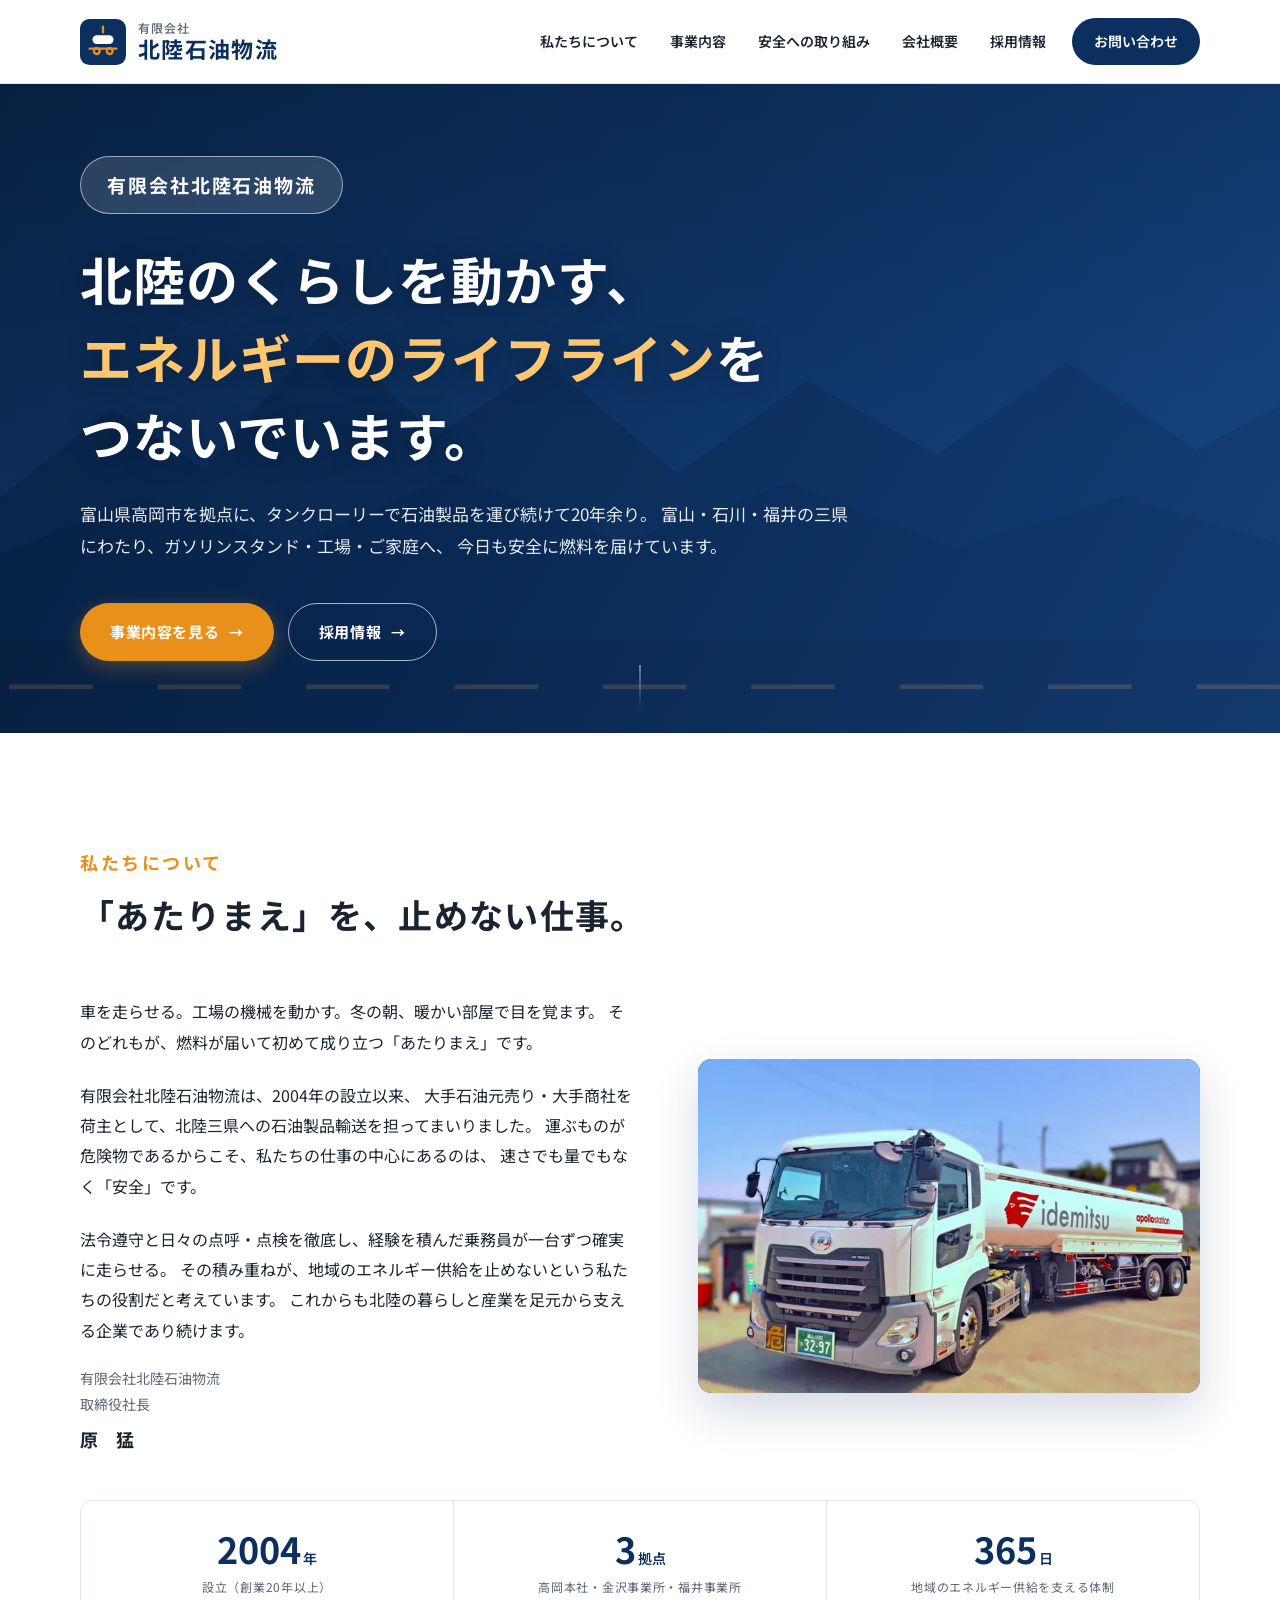
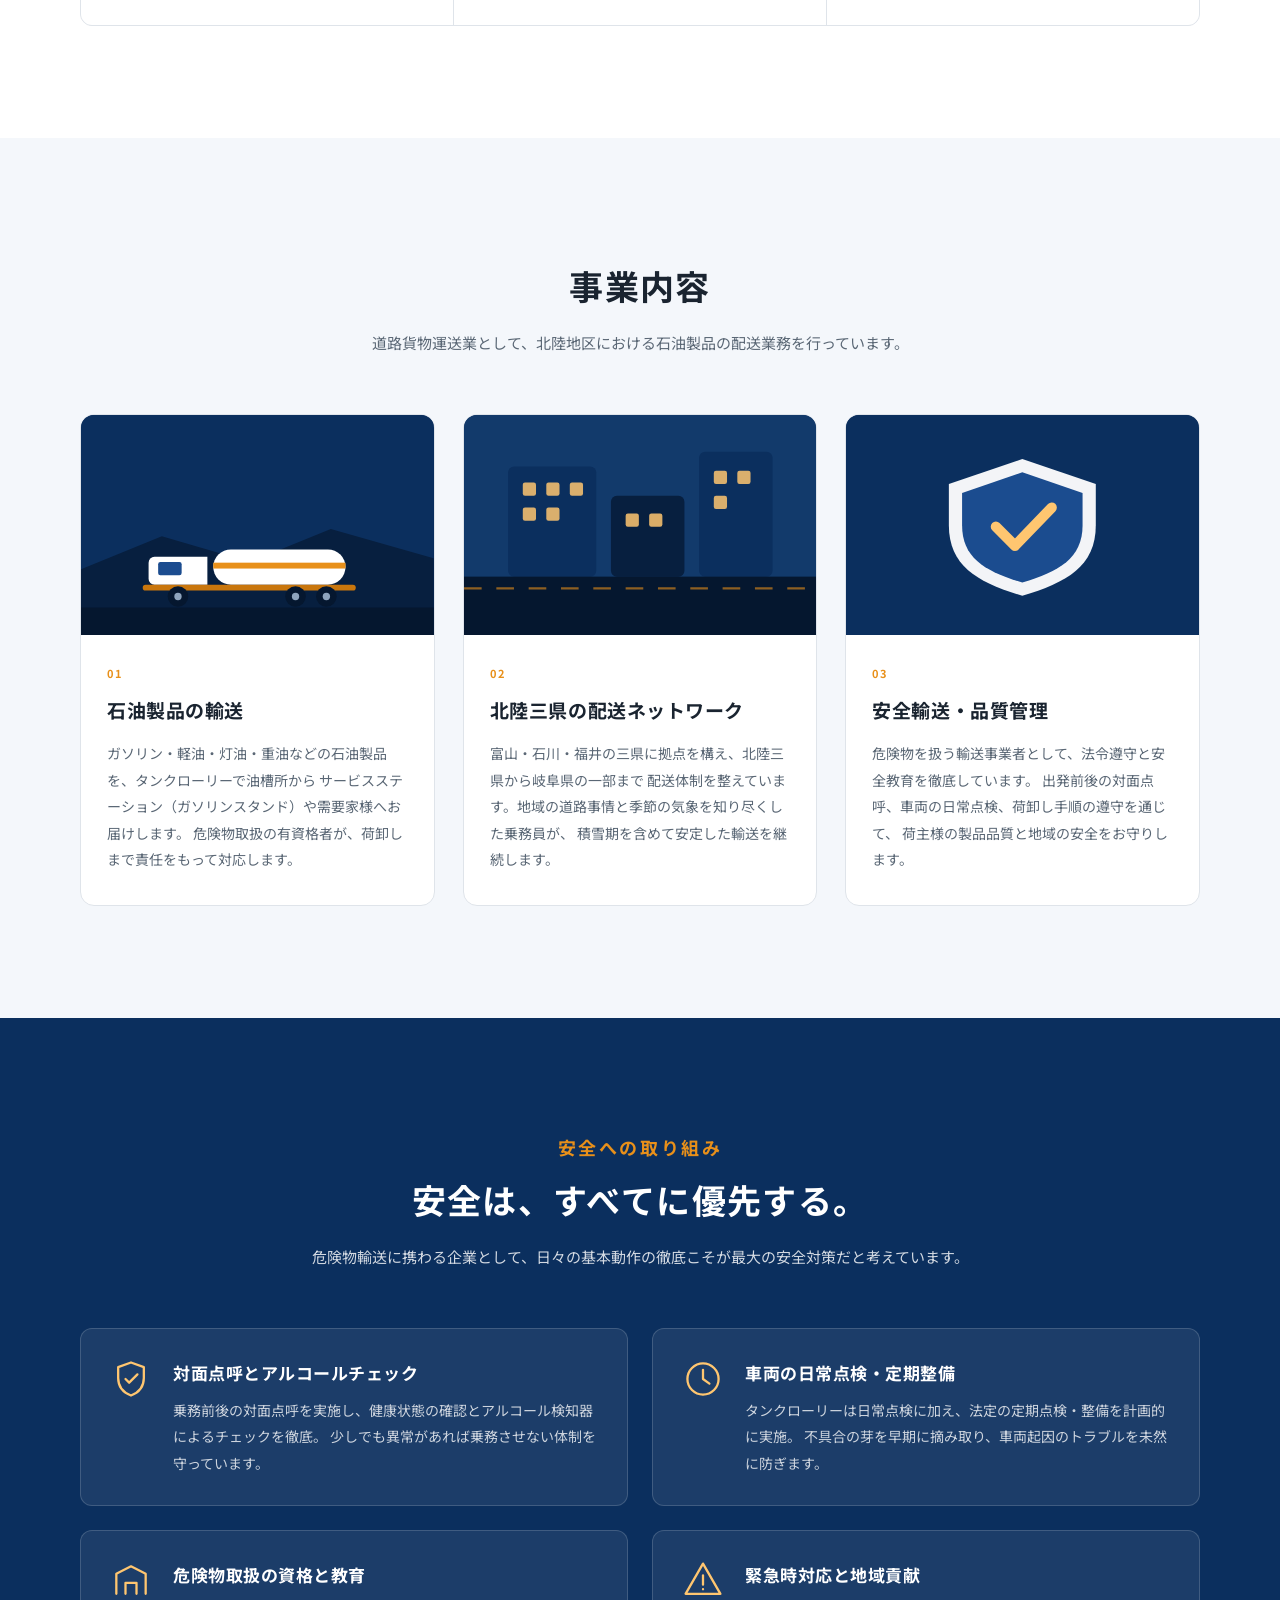
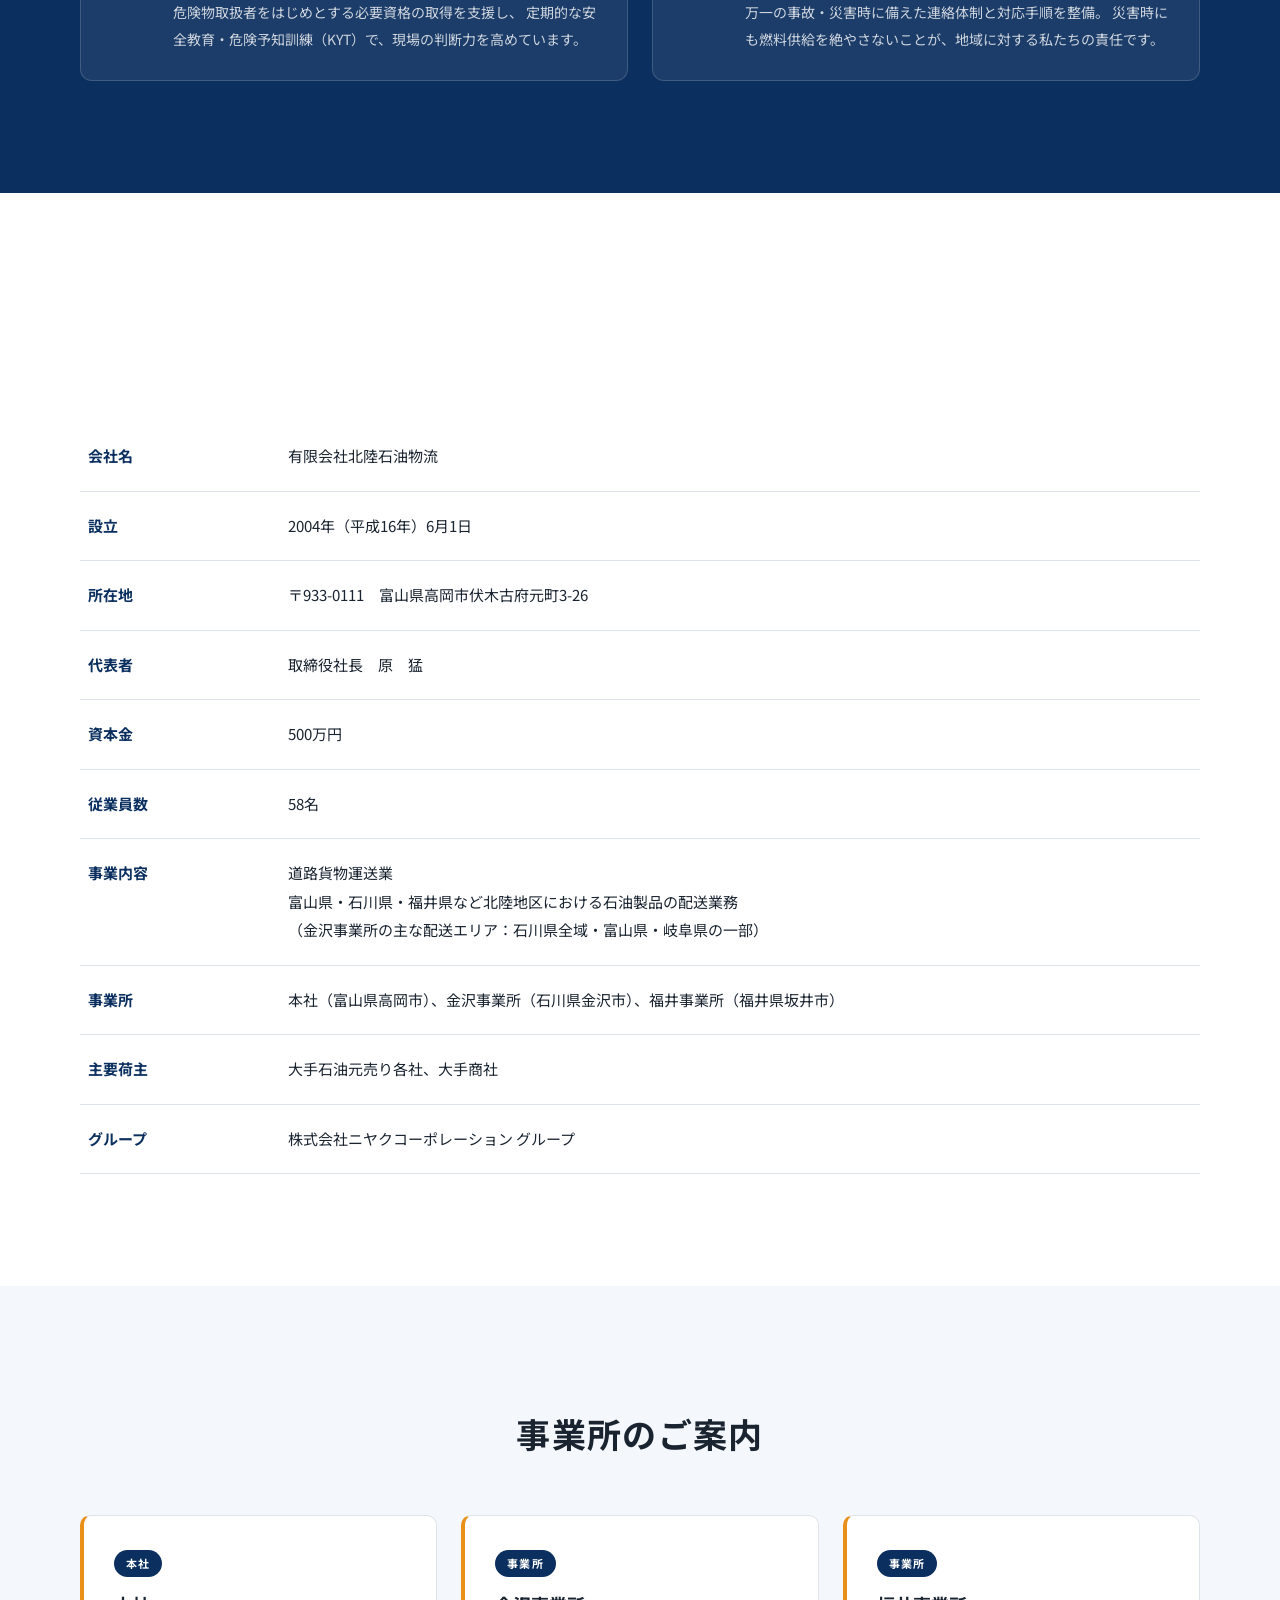
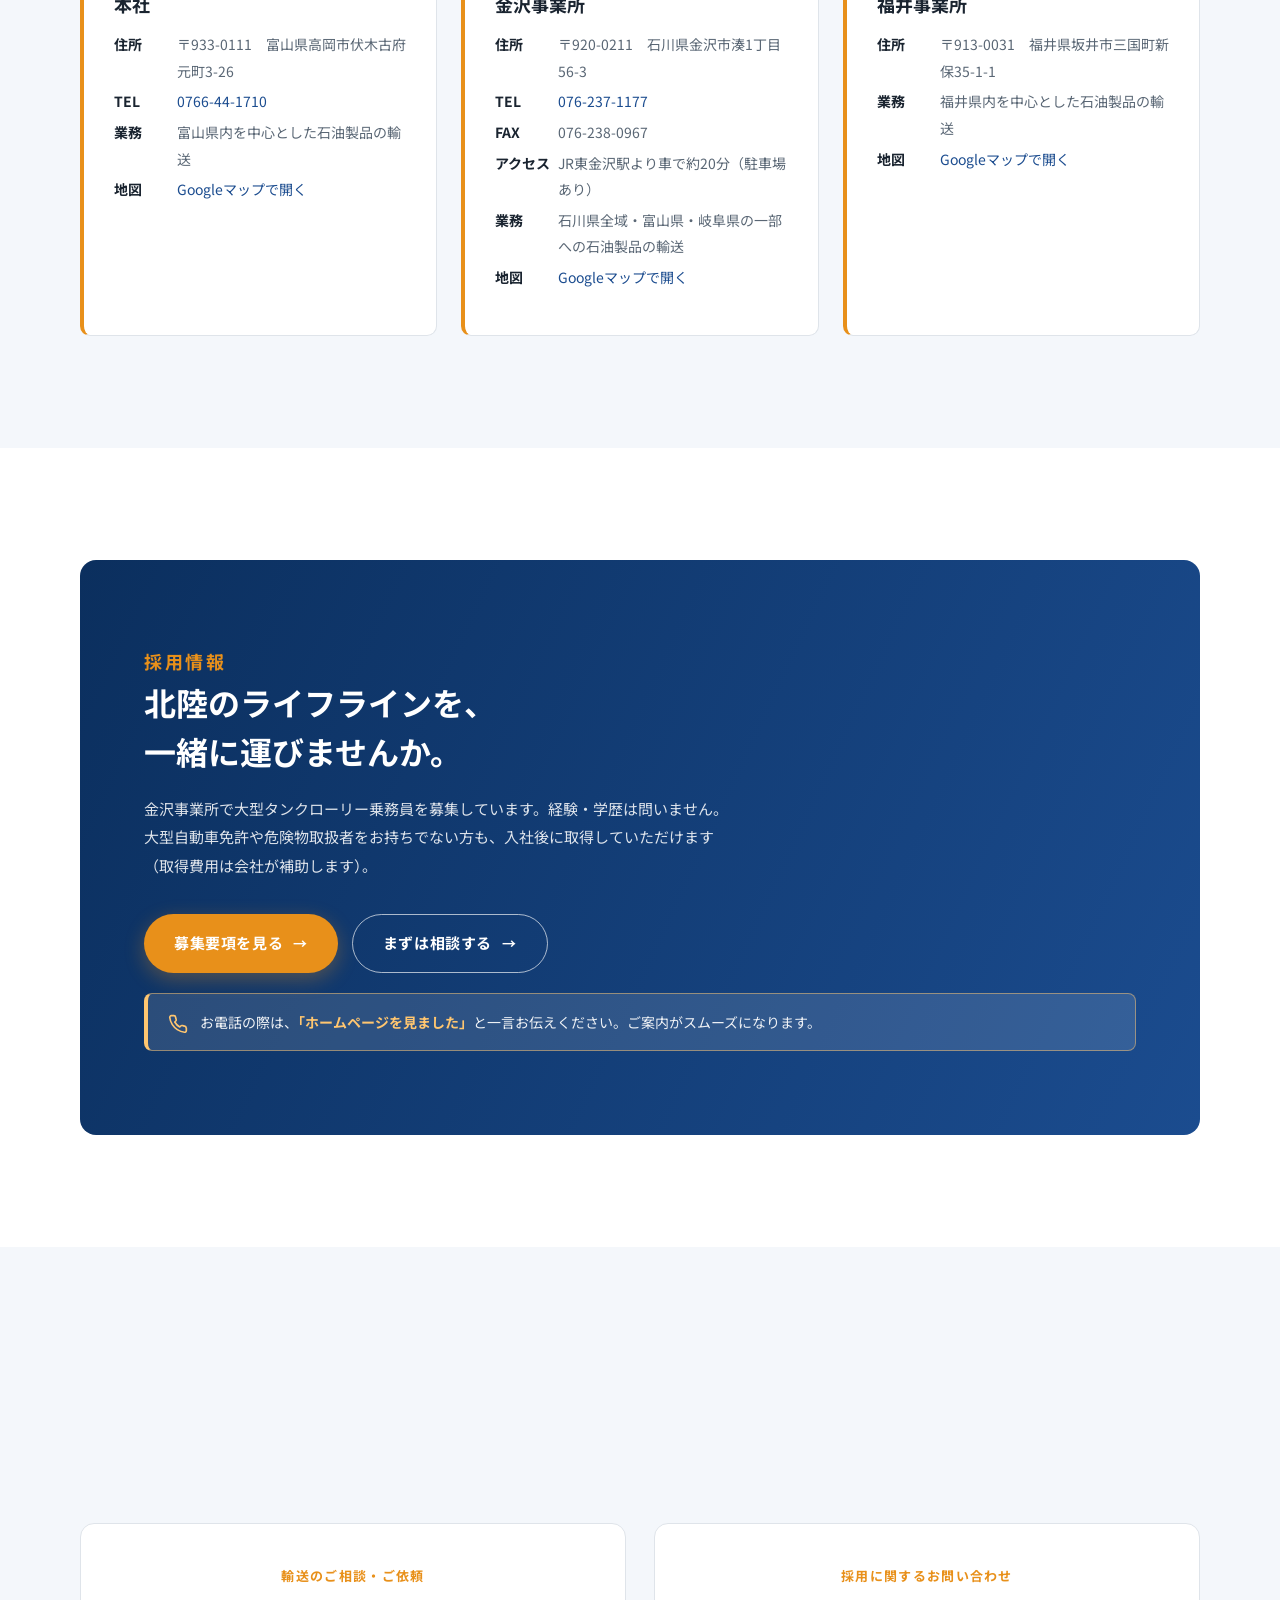
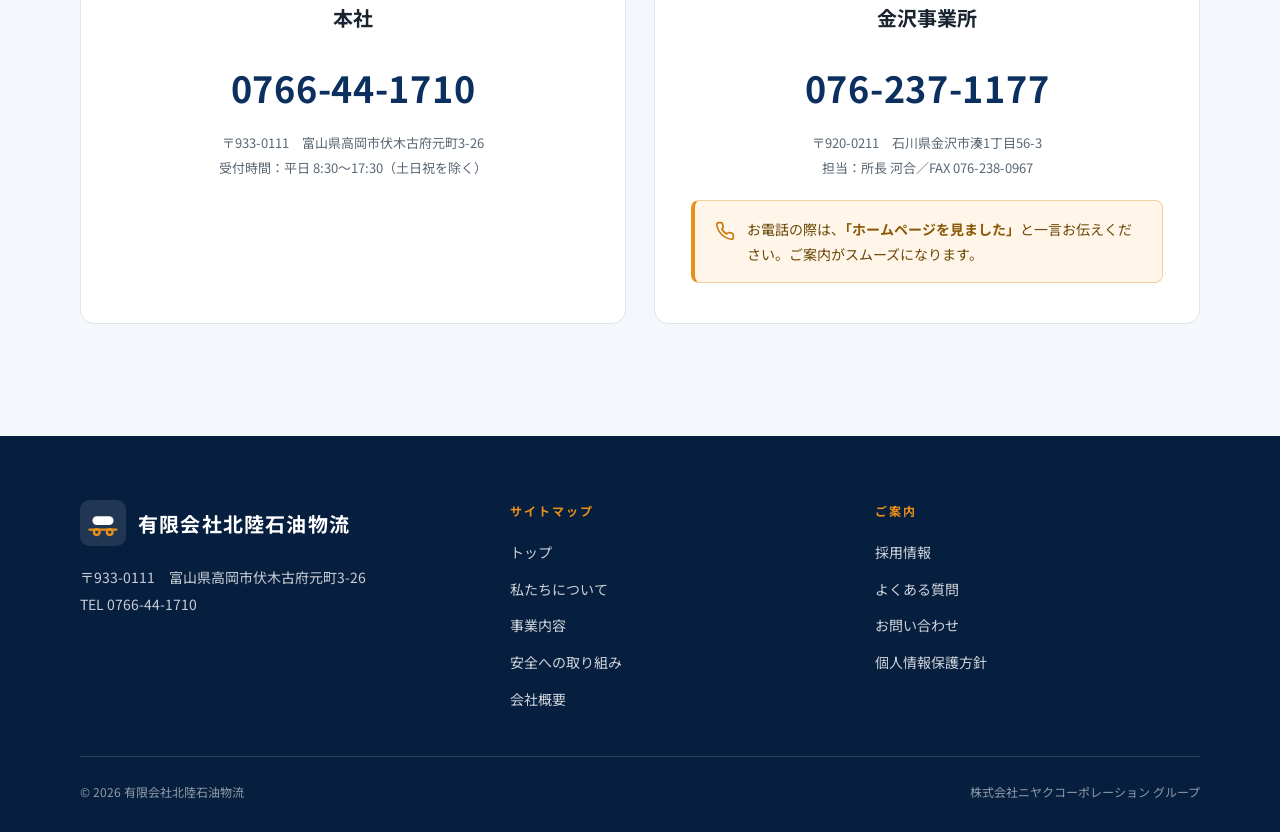
<file: index.html>
<!DOCTYPE html>
<html lang="ja">
<head>
<meta charset="UTF-8">
<meta name="viewport" content="width=device-width, initial-scale=1">
<meta name="robots" content="noindex, nofollow">
<title>有限会社北陸石油物流｜北陸のエネルギーライフラインを支える石油輸送</title>
<meta name="description" content="有限会社北陸石油物流は富山県高岡市に本社を置く道路貨物運送会社です。タンクローリーによる石油製品の輸送を通じて、富山・石川・福井の北陸三県のエネルギーライフラインを支えています。">
<meta name="keywords" content="北陸石油物流,タンクローリー,石油輸送,高岡市,富山県,運送会社,ニヤクコーポレーション,ドライバー求人">
<meta property="og:type" content="website">
<meta property="og:site_name" content="有限会社北陸石油物流">
<meta property="og:title" content="有限会社北陸石油物流｜北陸のエネルギーライフラインを支える石油輸送">
<meta property="og:description" content="富山県高岡市を拠点に、タンクローリーで北陸三県の石油製品輸送を担っています。">
<meta property="og:locale" content="ja_JP">
<meta property="og:image" content="assets/tanker.jpg">
<link rel="preconnect" href="https://fonts.googleapis.com">
<link rel="preconnect" href="https://fonts.gstatic.com" crossorigin>
<link href="https://fonts.googleapis.com/css2?family=Noto+Sans+JP:wght@400;500;700&display=swap" rel="stylesheet">
<link rel="stylesheet" href="assets/style.css">
<link rel="icon" href="data:image/svg+xml,<svg xmlns='http://www.w3.org/2000/svg' viewBox='0 0 32 32'><rect width='32' height='32' rx='6' fill='%230b2f5e'/><path d='M6 20h20M8 20a2.4 2.4 0 104.8 0 2.4 2.4 0 10-4.8 0zM19 20a2.4 2.4 0 104.8 0 2.4 2.4 0 10-4.8 0z' stroke='%23e8901a' stroke-width='2' fill='none'/><rect x='9' y='11' width='15' height='6' rx='3' fill='%23fff'/></svg>">
<script type="application/ld+json">
{
  "@context": "https://schema.org",
  "@type": "Organization",
  "name": "有限会社北陸石油物流",
  "foundingDate": "2004-06-01",
  "telephone": "+81-766-44-1710",
  "numberOfEmployees": { "@type": "QuantitativeValue", "value": 58 },
  "description": "富山県高岡市に本社を置く道路貨物運送会社。北陸地区における石油製品の輸送を行っています。",
  "address": {
    "@type": "PostalAddress",
    "streetAddress": "伏木古府元町3-26",
    "addressLocality": "高岡市",
    "addressRegion": "富山県",
    "addressCountry": "JP"
  },
  "areaServed": ["富山県", "石川県", "福井県", "岐阜県"]
}
</script>
</head>
<body>

<!-- ============ ヘッダー ============ -->
<header class="header">
  <div class="wrap header__inner">
    <a class="logo" href="index.html">
      <svg class="logo__mark" viewBox="0 0 48 48" aria-hidden="true">
        <rect width="48" height="48" rx="10" fill="#0b2f5e"/>
        <path d="M10 31h28" stroke="#e8901a" stroke-width="2.4" stroke-linecap="round"/>
        <rect x="13" y="17" width="22" height="9" rx="4.5" fill="#fff"/>
        <circle cx="17.5" cy="33.5" r="3" fill="none" stroke="#e8901a" stroke-width="2.4"/>
        <circle cx="31" cy="33.5" r="3" fill="none" stroke="#e8901a" stroke-width="2.4"/>
        <path d="M24 8v6" stroke="#e8901a" stroke-width="2.4" stroke-linecap="round"/>
      </svg>
      <span class="logo__text">
        <span class="logo__en">有限会社</span>
        <span class="logo__ja">北陸石油物流</span>
      </span>
    </a>

    <nav class="gnav" id="gnav" aria-label="メインメニュー">
      <a class="gnav__link" href="#about">私たちについて</a>
      <a class="gnav__link" href="#business">事業内容</a>
      <a class="gnav__link" href="#safety">安全への取り組み</a>
      <a class="gnav__link" href="#company">会社概要</a>
      <a class="gnav__link" href="recruit.html">採用情報</a>
      <a class="gnav__link gnav__link--cta" href="#contact">お問い合わせ</a>
    </nav>

    <button class="burger" type="button" aria-label="メニューを開く" aria-expanded="false" aria-controls="gnav">
      <span></span><span></span><span></span>
    </button>
  </div>
</header>

<main>

<!-- ============ ヒーロー ============ -->
<section class="hero">
  <!-- 【写真差し替え位置】タンクローリー走行写真などに置き換え可能 -->
  <div class="hero__media" aria-hidden="true">
    <svg viewBox="0 0 1440 700" preserveAspectRatio="xMidYMid slice">
      <defs>
        <linearGradient id="sky" x1="0" y1="0" x2="0" y2="1">
          <stop offset="0%" stop-color="#0a2547"/>
          <stop offset="100%" stop-color="#1b4c8f"/>
        </linearGradient>
      </defs>
      <rect width="1440" height="700" fill="url(#sky)"/>
      <!-- 立山連峰のシルエット -->
      <path d="M0 470 L150 350 L250 415 L380 265 L500 380 L620 300 L760 420 L900 320 L1040 400 L1180 300 L1320 395 L1440 330 L1440 700 L0 700Z" fill="#0a2547" opacity=".85"/>
      <path d="M0 520 L180 445 L340 500 L520 420 L700 495 L880 430 L1060 500 L1240 445 L1440 505 L1440 700 L0 700Z" fill="#071f3f" opacity=".9"/>
      <!-- 道路 -->
      <rect y="600" width="1440" height="100" fill="#05172f"/>
      <g stroke="#e8901a" stroke-width="5" opacity=".55">
        <path d="M40 650h90M200 650h90M360 650h90M520 650h90M680 650h90M840 650h90M1000 650h90M1160 650h90M1320 650h90"/>
      </g>
    </svg>
  </div>

  <div class="wrap hero__inner">
    <span class="hero__eyebrow">有限会社北陸石油物流</span>
    <h1 class="hero__title">
      北陸のくらしを動かす、<br>
      <span class="accent">エネルギーのライフライン</span>を<br>
      つないでいます。
    </h1>
    <p class="hero__lead">
      富山県高岡市を拠点に、タンクローリーで石油製品を運び続けて20年余り。
      富山・石川・福井の三県にわたり、ガソリンスタンド・工場・ご家庭へ、
      今日も安全に燃料を届けています。
    </p>
    <div class="hero__actions">
      <a class="btn btn--primary" href="#business">事業内容を見る</a>
      <a class="btn btn--ghost" href="recruit.html">採用情報</a>
    </div>
  </div>

  <span class="hero__scroll" aria-hidden="true"></span>
</section>

<!-- ============ ABOUT ============ -->
<section class="section" id="about">
  <div class="wrap">
    <div class="section__head reveal">
      <span class="section__en">私たちについて</span>
      <h2 class="section__title">「あたりまえ」を、止めない仕事。</h2>
    </div>

    <div class="about">
      <div class="about__body reveal">
        <p>
          車を走らせる。工場の機械を動かす。冬の朝、暖かい部屋で目を覚ます。
          そのどれもが、燃料が届いて初めて成り立つ「あたりまえ」です。
        </p>
        <p>
          有限会社北陸石油物流は、2004年の設立以来、
          大手石油元売り・大手商社を荷主として、北陸三県への石油製品輸送を担ってまいりました。
          運ぶものが危険物であるからこそ、私たちの仕事の中心にあるのは、
          速さでも量でもなく「安全」です。
        </p>
        <p>
          法令遵守と日々の点呼・点検を徹底し、経験を積んだ乗務員が一台ずつ確実に走らせる。
          その積み重ねが、地域のエネルギー供給を止めないという私たちの役割だと考えています。
          これからも北陸の暮らしと産業を足元から支える企業であり続けます。
        </p>
        <p class="about__sign">
          有限会社北陸石油物流<br>
          取締役社長<strong>原　猛</strong>
        </p>
      </div>

      <figure class="about__figure reveal">
        <picture>
          <source srcset="assets/tanker.webp" type="image/webp">
          <img src="assets/tanker.jpg" alt="石油製品を運ぶ当社のタンクローリー" width="720" height="480" loading="lazy" decoding="async">
        </picture>
      </figure>
    </div>

    <!-- 数字：確定値に差し替えてください -->
    <div class="stats reveal">
      <div class="stats__item">
        <p class="stats__num">2004<small>年</small></p>
        <p class="stats__label">設立（創業20年以上）</p>
      </div>
      <div class="stats__item">
        <p class="stats__num">3<small>拠点</small></p>
        <p class="stats__label">高岡本社・金沢事業所・福井事業所</p>
      </div>
      <div class="stats__item">
        <p class="stats__num">365<small>日</small></p>
        <p class="stats__label">地域のエネルギー供給を支える体制</p>
      </div>
    </div>
  </div>
</section>

<!-- ============ 事業内容 ============ -->
<section class="section section--tint" id="business">
  <div class="wrap">
    <div class="section__head section__head--center reveal">
      <h2 class="section__title">事業内容</h2>
      <p class="section__desc">
        道路貨物運送業として、北陸地区における石油製品の配送業務を行っています。
      </p>
    </div>

    <div class="cards">
      <article class="card reveal">
        <div class="card__media" aria-hidden="true">
          <svg viewBox="0 0 480 300">
            <rect width="480" height="300" fill="#0b2f5e"/>
            <path d="M0 210 L110 165 L230 200 L340 155 L480 195 L480 300 L0 300Z" fill="#071f3f"/>
            <g transform="translate(70 175)">
              <rect x="110" y="8" width="180" height="48" rx="24" fill="#fff"/>
              <rect x="110" y="26" width="180" height="8" fill="#e8901a"/>
              <path d="M30 18h72v38H30a8 8 0 01-8-8V26a8 8 0 018-8z" fill="#fff"/>
              <rect x="35" y="25" width="32" height="18" rx="3" fill="#1b4c8f"/>
              <rect x="14" y="56" width="290" height="8" rx="4" fill="#c9760c"/>
              <circle cx="62" cy="72" r="14" fill="#05172f"/><circle cx="62" cy="72" r="5" fill="#8ea4bd"/>
              <circle cx="222" cy="72" r="14" fill="#05172f"/><circle cx="222" cy="72" r="5" fill="#8ea4bd"/>
              <circle cx="264" cy="72" r="14" fill="#05172f"/><circle cx="264" cy="72" r="5" fill="#8ea4bd"/>
            </g>
            <rect y="262" width="480" height="38" fill="#05172f"/>
          </svg>
        </div>
        <div class="card__body">
          <p class="card__no">01</p>
          <h3 class="card__title">石油製品の輸送</h3>
          <p class="card__text">
            ガソリン・軽油・灯油・重油などの石油製品を、タンクローリーで油槽所から
            サービスステーション（ガソリンスタンド）や需要家様へお届けします。
            危険物取扱の有資格者が、荷卸しまで責任をもって対応します。
          </p>
        </div>
      </article>

      <article class="card reveal">
        <div class="card__media" aria-hidden="true">
          <svg viewBox="0 0 480 300">
            <rect width="480" height="300" fill="#123a6b"/>
            <rect x="60" y="70" width="120" height="150" rx="8" fill="#0b2f5e"/>
            <rect x="200" y="110" width="100" height="110" rx="8" fill="#071f3f"/>
            <rect x="320" y="50" width="100" height="170" rx="8" fill="#0b2f5e"/>
            <g fill="#ffc670" opacity=".85">
              <rect x="80" y="92" width="18" height="18" rx="3"/><rect x="112" y="92" width="18" height="18" rx="3"/>
              <rect x="144" y="92" width="18" height="18" rx="3"/><rect x="80" y="126" width="18" height="18" rx="3"/>
              <rect x="112" y="126" width="18" height="18" rx="3"/><rect x="220" y="134" width="18" height="18" rx="3"/>
              <rect x="252" y="134" width="18" height="18" rx="3"/><rect x="340" y="76" width="18" height="18" rx="3"/>
              <rect x="372" y="76" width="18" height="18" rx="3"/><rect x="340" y="110" width="18" height="18" rx="3"/>
            </g>
            <rect y="220" width="480" height="80" fill="#05172f"/>
            <path d="M0 236h480" stroke="#e8901a" stroke-width="3" stroke-dasharray="24 20" opacity=".6"/>
          </svg>
        </div>
        <div class="card__body">
          <p class="card__no">02</p>
          <h3 class="card__title">北陸三県の配送ネットワーク</h3>
          <p class="card__text">
            富山・石川・福井の三県に拠点を構え、北陸三県から岐阜県の一部まで
            配送体制を整えています。地域の道路事情と季節の気象を知り尽くした乗務員が、
            積雪期を含めて安定した輸送を継続します。
          </p>
        </div>
      </article>

      <article class="card reveal">
        <div class="card__media" aria-hidden="true">
          <svg viewBox="0 0 480 300">
            <rect width="480" height="300" fill="#0b2f5e"/>
            <path d="M240 60l100 34v56c0 56-40 78-100 96-60-18-100-40-100-96V94z" fill="#fff" opacity=".95"/>
            <path d="M240 78l82 28v44c0 45-32 63-82 78-50-15-82-33-82-78v-44z" fill="#1b4c8f"/>
            <path d="M204 152l26 26 50-52" stroke="#ffc670" stroke-width="14" fill="none" stroke-linecap="round" stroke-linejoin="round"/>
          </svg>
        </div>
        <div class="card__body">
          <p class="card__no">03</p>
          <h3 class="card__title">安全輸送・品質管理</h3>
          <p class="card__text">
            危険物を扱う輸送事業者として、法令遵守と安全教育を徹底しています。
            出発前後の対面点呼、車両の日常点検、荷卸し手順の遵守を通じて、
            荷主様の製品品質と地域の安全をお守りします。
          </p>
        </div>
      </article>
    </div>
  </div>
</section>

<!-- ============ 安全への取り組み ============ -->
<section class="section section--navy" id="safety">
  <div class="wrap">
    <div class="section__head section__head--center reveal">
      <span class="section__en">安全への取り組み</span>
      <h2 class="section__title">安全は、すべてに優先する。</h2>
      <p class="section__desc">
        危険物輸送に携わる企業として、日々の基本動作の徹底こそが最大の安全対策だと考えています。
      </p>
    </div>

    <div class="safety">
      <div class="safety__item reveal">
        <svg class="safety__icon" viewBox="0 0 48 48" fill="none" stroke="currentColor" stroke-width="2.5" stroke-linecap="round" stroke-linejoin="round" aria-hidden="true">
          <path d="M24 6l14 5v12c0 11-6 16-14 19-8-3-14-8-14-19V11z"/><path d="M18 24l4 4 9-9"/>
        </svg>
        <div>
          <h3 class="safety__title">対面点呼とアルコールチェック</h3>
          <p class="safety__text">
            乗務前後の対面点呼を実施し、健康状態の確認とアルコール検知器によるチェックを徹底。
            少しでも異常があれば乗務させない体制を守っています。
          </p>
        </div>
      </div>

      <div class="safety__item reveal">
        <svg class="safety__icon" viewBox="0 0 48 48" fill="none" stroke="currentColor" stroke-width="2.5" stroke-linecap="round" stroke-linejoin="round" aria-hidden="true">
          <circle cx="24" cy="24" r="17"/><path d="M24 14v10l7 5"/>
        </svg>
        <div>
          <h3 class="safety__title">車両の日常点検・定期整備</h3>
          <p class="safety__text">
            タンクローリーは日常点検に加え、法定の定期点検・整備を計画的に実施。
            不具合の芽を早期に摘み取り、車両起因のトラブルを未然に防ぎます。
          </p>
        </div>
      </div>

      <div class="safety__item reveal">
        <svg class="safety__icon" viewBox="0 0 48 48" fill="none" stroke="currentColor" stroke-width="2.5" stroke-linecap="round" stroke-linejoin="round" aria-hidden="true">
          <path d="M8 38V16l16-8 16 8v22"/><path d="M18 38V26h12v12"/>
        </svg>
        <div>
          <h3 class="safety__title">危険物取扱の資格と教育</h3>
          <p class="safety__text">
            危険物取扱者をはじめとする必要資格の取得を支援し、
            定期的な安全教育・危険予知訓練（KYT）で、現場の判断力を高めています。
          </p>
        </div>
      </div>

      <div class="safety__item reveal">
        <svg class="safety__icon" viewBox="0 0 48 48" fill="none" stroke="currentColor" stroke-width="2.5" stroke-linecap="round" stroke-linejoin="round" aria-hidden="true">
          <path d="M24 5l19 33H5z"/><path d="M24 18v10"/><path d="M24 33h.02"/>
        </svg>
        <div>
          <h3 class="safety__title">緊急時対応と地域貢献</h3>
          <p class="safety__text">
            万一の事故・災害時に備えた連絡体制と対応手順を整備。
            災害時にも燃料供給を絶やさないことが、地域に対する私たちの責任です。
          </p>
        </div>
      </div>
    </div>
  </div>
</section>

<!-- ============ 会社概要 ============ -->
<section class="section" id="company">
  <div class="wrap">
    <div class="section__head section__head--center reveal">
      <h2 class="section__title">会社概要</h2>
    </div>

    <div class="reveal">
      <table class="table">
        <tbody>
          <tr><th>会社名</th><td>有限会社北陸石油物流</td></tr>
          <tr><th>設立</th><td>2004年（平成16年）6月1日</td></tr>
          <tr><th>所在地</th><td>〒933-0111　富山県高岡市伏木古府元町3-26</td></tr>
          <tr><th>代表者</th><td>取締役社長　原　猛</td></tr>
          <tr><th>資本金</th><td>500万円</td></tr>
          <tr><th>従業員数</th><td>58名</td></tr>
          <tr><th>事業内容</th><td>
            道路貨物運送業<br>
            富山県・石川県・福井県など北陸地区における石油製品の配送業務<br>
            （金沢事業所の主な配送エリア：石川県全域・富山県・岐阜県の一部）
          </td></tr>
          <tr><th>事業所</th><td>本社（富山県高岡市）、金沢事業所（石川県金沢市）、福井事業所（福井県坂井市）</td></tr>
          <tr><th>主要荷主</th><td>大手石油元売り各社、大手商社</td></tr>
          <tr><th>グループ</th><td>株式会社ニヤクコーポレーション グループ</td></tr>
        </tbody>
      </table>
    </div>
  </div>
</section>

<!-- ============ 事業所 ============ -->
<section class="section section--tint" id="office">
  <div class="wrap">
    <div class="section__head section__head--center reveal">
      <h2 class="section__title">事業所のご案内</h2>
    </div>

    <div class="offices">
      <div class="office reveal">
        <span class="office__badge">本社</span>
        <h3 class="office__name">本社</h3>
        <dl class="office__meta">
          <dt>住所</dt><dd>〒933-0111　富山県高岡市伏木古府元町3-26</dd>
          <dt>TEL</dt><dd><a href="tel:0766441710">0766-44-1710</a></dd>
          <dt>業務</dt><dd>富山県内を中心とした石油製品の輸送</dd>
          <dt>地図</dt><dd><a href="https://www.google.com/maps/search/?api=1&amp;query=%E5%AF%8C%E5%B1%B1%E7%9C%8C%E9%AB%98%E5%B2%A1%E5%B8%82%E4%BC%8F%E6%9C%A8%E5%8F%A4%E5%BA%9C%E5%85%83%E7%94%BA3-26" target="_blank" rel="noopener">Googleマップで開く</a></dd>
        </dl>
      </div>

      <div class="office reveal">
        <span class="office__badge">事業所</span>
        <h3 class="office__name">金沢事業所</h3>
        <dl class="office__meta">
          <dt>住所</dt><dd>〒920-0211　石川県金沢市湊1丁目56-3</dd>
          <dt>TEL</dt><dd><a href="tel:0762371177">076-237-1177</a></dd>
          <dt>FAX</dt><dd>076-238-0967</dd>
          <dt>アクセス</dt><dd>JR東金沢駅より車で約20分（駐車場あり）</dd>
          <dt>業務</dt><dd>石川県全域・富山県・岐阜県の一部への石油製品の輸送</dd>
          <dt>地図</dt><dd><a href="https://www.google.com/maps/search/?api=1&amp;query=%E7%9F%B3%E5%B7%9D%E7%9C%8C%E9%87%91%E6%B2%A2%E5%B8%82%E6%B9%8A1%E4%B8%81%E7%9B%AE56-3" target="_blank" rel="noopener">Googleマップで開く</a></dd>
        </dl>
      </div>

      <div class="office reveal">
        <span class="office__badge">事業所</span>
        <h3 class="office__name">福井事業所</h3>
        <dl class="office__meta">
          <dt>住所</dt><dd>〒913-0031　福井県坂井市三国町新保35-1-1</dd>
          <dt>業務</dt><dd>福井県内を中心とした石油製品の輸送</dd>
          <dt>地図</dt><dd><a href="https://www.google.com/maps/search/?api=1&amp;query=%E7%A6%8F%E4%BA%95%E7%9C%8C%E5%9D%82%E4%BA%95%E5%B8%82%E4%B8%89%E5%9B%BD%E7%94%BA%E6%96%B0%E4%BF%9D35-1-1" target="_blank" rel="noopener">Googleマップで開く</a></dd>
        </dl>
      </div>
    </div>
  </div>
</section>

<!-- ============ 採用CTA ============ -->
<section class="section" id="recruit">
  <div class="wrap">
    <div class="recruit-cta reveal">
      <span class="section__en">採用情報</span>
      <h2 class="recruit-cta__title">
        北陸のライフラインを、<br>一緒に運びませんか。
      </h2>
      <p class="recruit-cta__text">
        金沢事業所で大型タンクローリー乗務員を募集しています。経験・学歴は問いません。
        大型自動車免許や危険物取扱者をお持ちでない方も、入社後に取得していただけます
        （取得費用は会社が補助します）。
      </p>
      <div class="recruit-cta__actions">
        <a class="btn btn--primary" href="recruit.html">募集要項を見る</a>
        <a class="btn btn--ghost" href="#contact">まずは相談する</a>
      </div>
      <div class="callout  callout--on-dark"><svg class="callout__icon" viewBox="0 0 24 24" fill="none" stroke="currentColor" stroke-width="2" stroke-linecap="round" stroke-linejoin="round" aria-hidden="true"><path d="M22 16.9v3a2 2 0 01-2.2 2 19.8 19.8 0 01-8.6-3.1 19.5 19.5 0 01-6-6A19.8 19.8 0 012.1 4.2 2 2 0 014.1 2h3a2 2 0 012 1.7c.1.9.3 1.8.7 2.6a2 2 0 01-.5 2.1L8.1 9.6a16 16 0 006 6l1.2-1.2a2 2 0 012.1-.5c.8.4 1.7.6 2.6.7a2 2 0 011.7 2z"/></svg><p>お電話の際は、<strong>「ホームページを見ました」</strong>と一言お伝えください。ご案内がスムーズになります。</p></div>
    </div>
  </div>
</section>

<!-- ============ お問い合わせ ============ -->
<section class="section section--tint" id="contact">
  <div class="wrap">
    <div class="section__head section__head--center reveal">
      <h2 class="section__title">お問い合わせ</h2>
      <p class="section__desc">輸送のご相談・ご依頼、採用に関するお問い合わせは、お電話にて承っております。</p>
    </div>

    <div class="contact">
      <div class="contact__box reveal">
        <p class="contact__label">輸送のご相談・ご依頼</p>
        <h3 class="contact__title">本社</h3>
        <a class="contact__tel" href="tel:0766441710">0766-44-1710</a>
        <p class="contact__note">
          〒933-0111　富山県高岡市伏木古府元町3-26<br>
          受付時間：平日 8:30〜17:30（土日祝を除く）
        </p>
      </div>

      <div class="contact__box reveal">
        <p class="contact__label">採用に関するお問い合わせ</p>
        <h3 class="contact__title">金沢事業所</h3>
        <a class="contact__tel" href="tel:0762371177">076-237-1177</a>
        <p class="contact__note">
          〒920-0211　石川県金沢市湊1丁目56-3<br>
          担当：所長 河合／FAX 076-238-0967
        </p>
        <div class="callout"><svg class="callout__icon" viewBox="0 0 24 24" fill="none" stroke="currentColor" stroke-width="2" stroke-linecap="round" stroke-linejoin="round" aria-hidden="true"><path d="M22 16.9v3a2 2 0 01-2.2 2 19.8 19.8 0 01-8.6-3.1 19.5 19.5 0 01-6-6A19.8 19.8 0 012.1 4.2 2 2 0 014.1 2h3a2 2 0 012 1.7c.1.9.3 1.8.7 2.6a2 2 0 01-.5 2.1L8.1 9.6a16 16 0 006 6l1.2-1.2a2 2 0 012.1-.5c.8.4 1.7.6 2.6.7a2 2 0 011.7 2z"/></svg><p>お電話の際は、<strong>「ホームページを見ました」</strong>と一言お伝えください。ご案内がスムーズになります。</p></div>
      </div>
    </div>
  </div>
</section>

</main>

<!-- ============ フッター ============ -->
<footer class="footer">
  <div class="wrap">
    <div class="footer__top">
      <div>
        <div class="logo footer__logo">
          <svg class="logo__mark" viewBox="0 0 48 48" aria-hidden="true">
            <rect width="48" height="48" rx="10" fill="#fff" opacity=".1"/>
            <path d="M10 31h28" stroke="#e8901a" stroke-width="2.4" stroke-linecap="round"/>
            <rect x="13" y="17" width="22" height="9" rx="4.5" fill="#fff"/>
            <circle cx="17.5" cy="33.5" r="3" fill="none" stroke="#e8901a" stroke-width="2.4"/>
            <circle cx="31" cy="33.5" r="3" fill="none" stroke="#e8901a" stroke-width="2.4"/>
          </svg>
          <span class="logo__text">
            <span class="logo__ja">有限会社北陸石油物流</span>
          </span>
        </div>
        <p class="footer__addr">
          〒933-0111　富山県高岡市伏木古府元町3-26<br>
          TEL 0766-44-1710
        </p>
      </div>

      <div>
        <p class="footer__heading">サイトマップ</p>
        <ul class="footer__list">
          <li><a href="index.html">トップ</a></li>
          <li><a href="index.html#about">私たちについて</a></li>
          <li><a href="index.html#business">事業内容</a></li>
          <li><a href="index.html#safety">安全への取り組み</a></li>
          <li><a href="index.html#company">会社概要</a></li>
        </ul>
      </div>

      <div>
        <p class="footer__heading">ご案内</p>
        <ul class="footer__list">
          <li><a href="recruit.html">採用情報</a></li>
          <li><a href="qa.html">よくある質問</a></li>
          <li><a href="index.html#contact">お問い合わせ</a></li>
          <li><a href="privacy.html">個人情報保護方針</a></li>
        </ul>
      </div>
    </div>

    <div class="footer__bottom">
      <span>&copy; 2026 有限会社北陸石油物流</span>
      <span>株式会社ニヤクコーポレーション グループ</span>
    </div>
  </div>
</footer>

<script src="assets/script.js"></script>
</body>
</html>
</file>
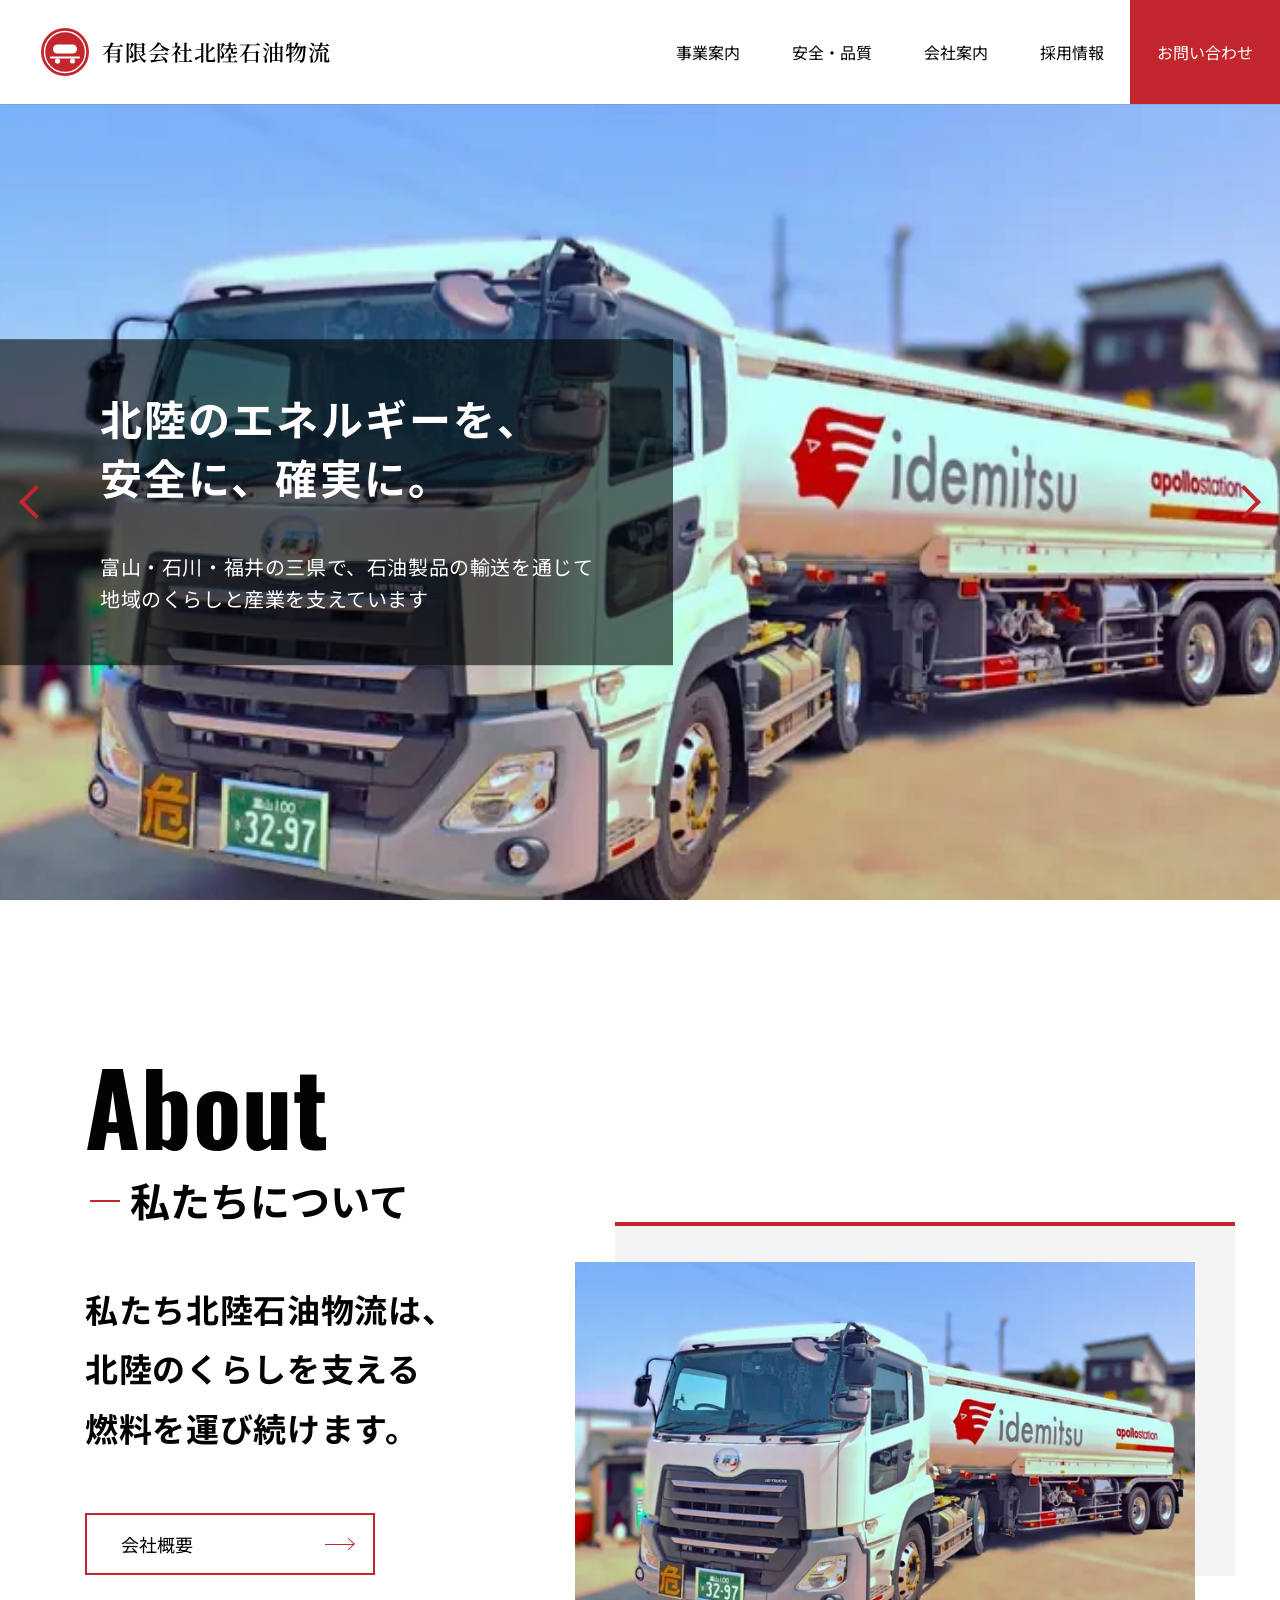
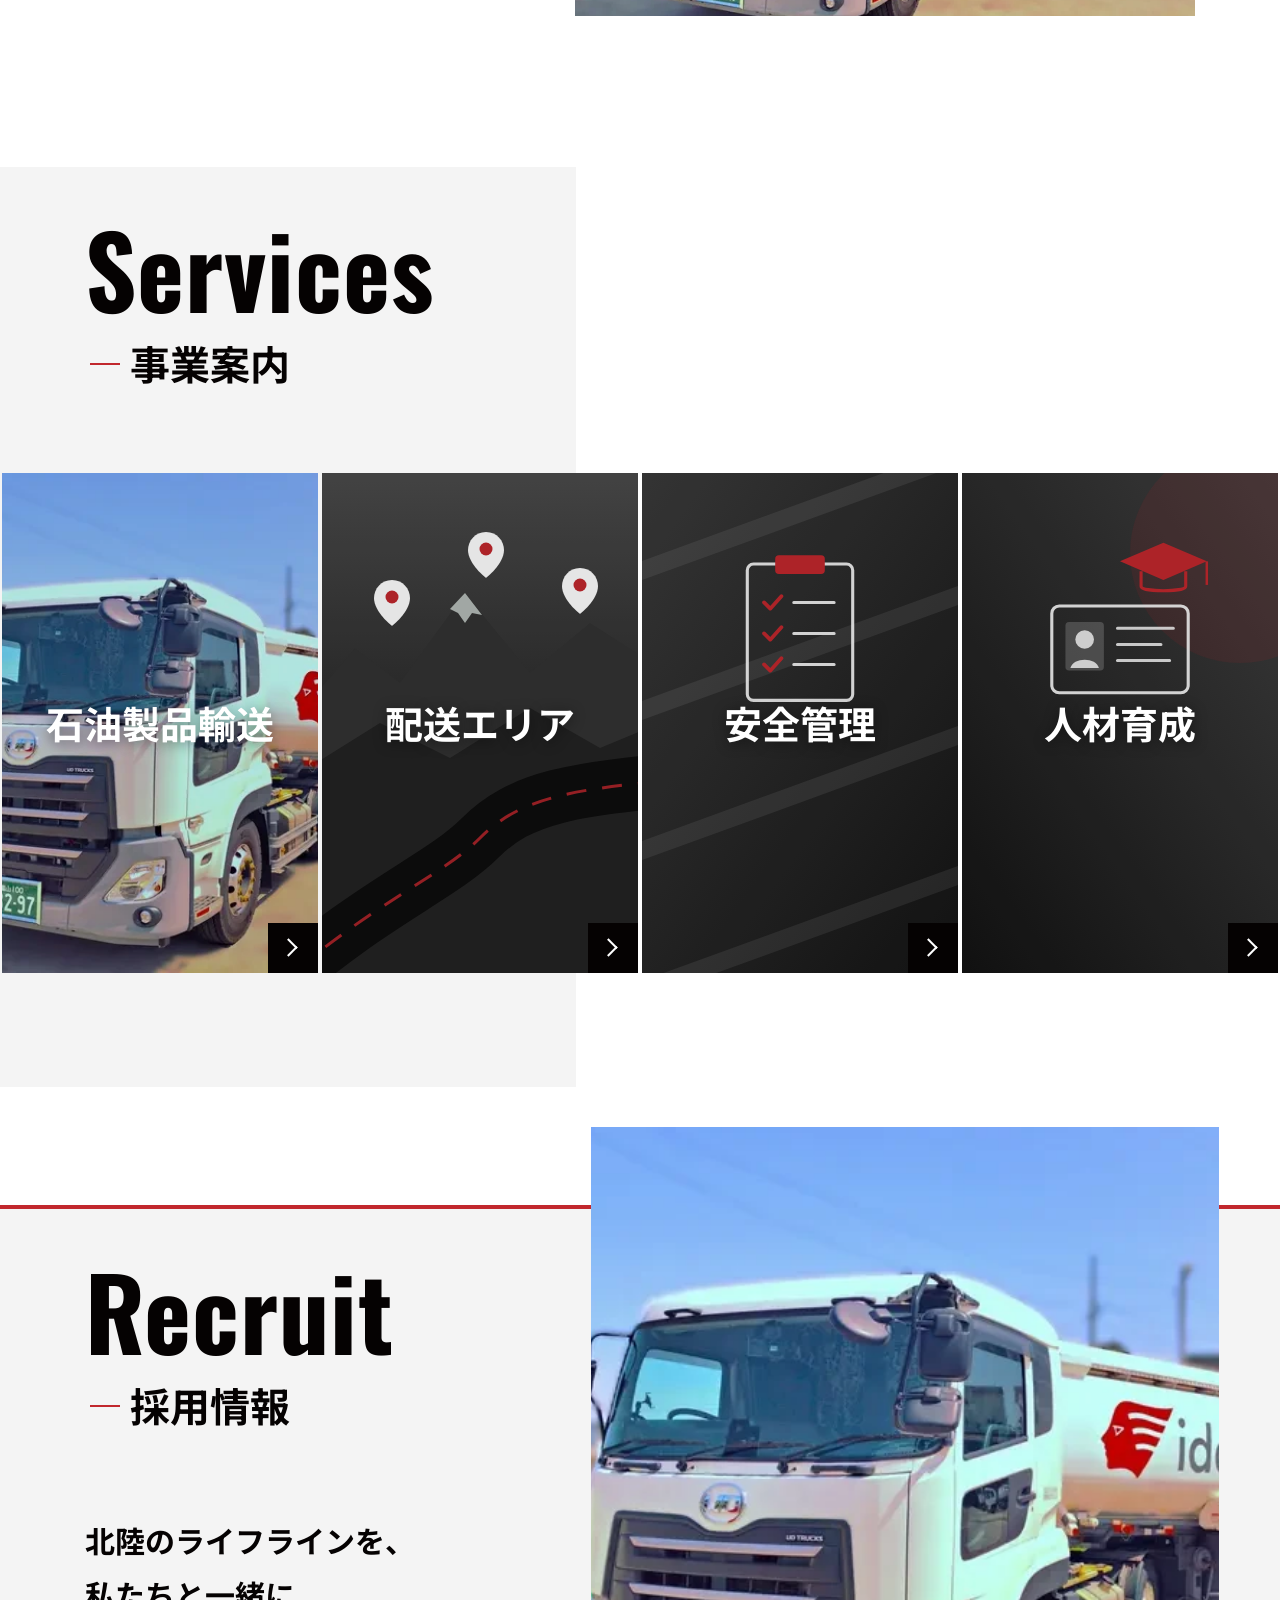
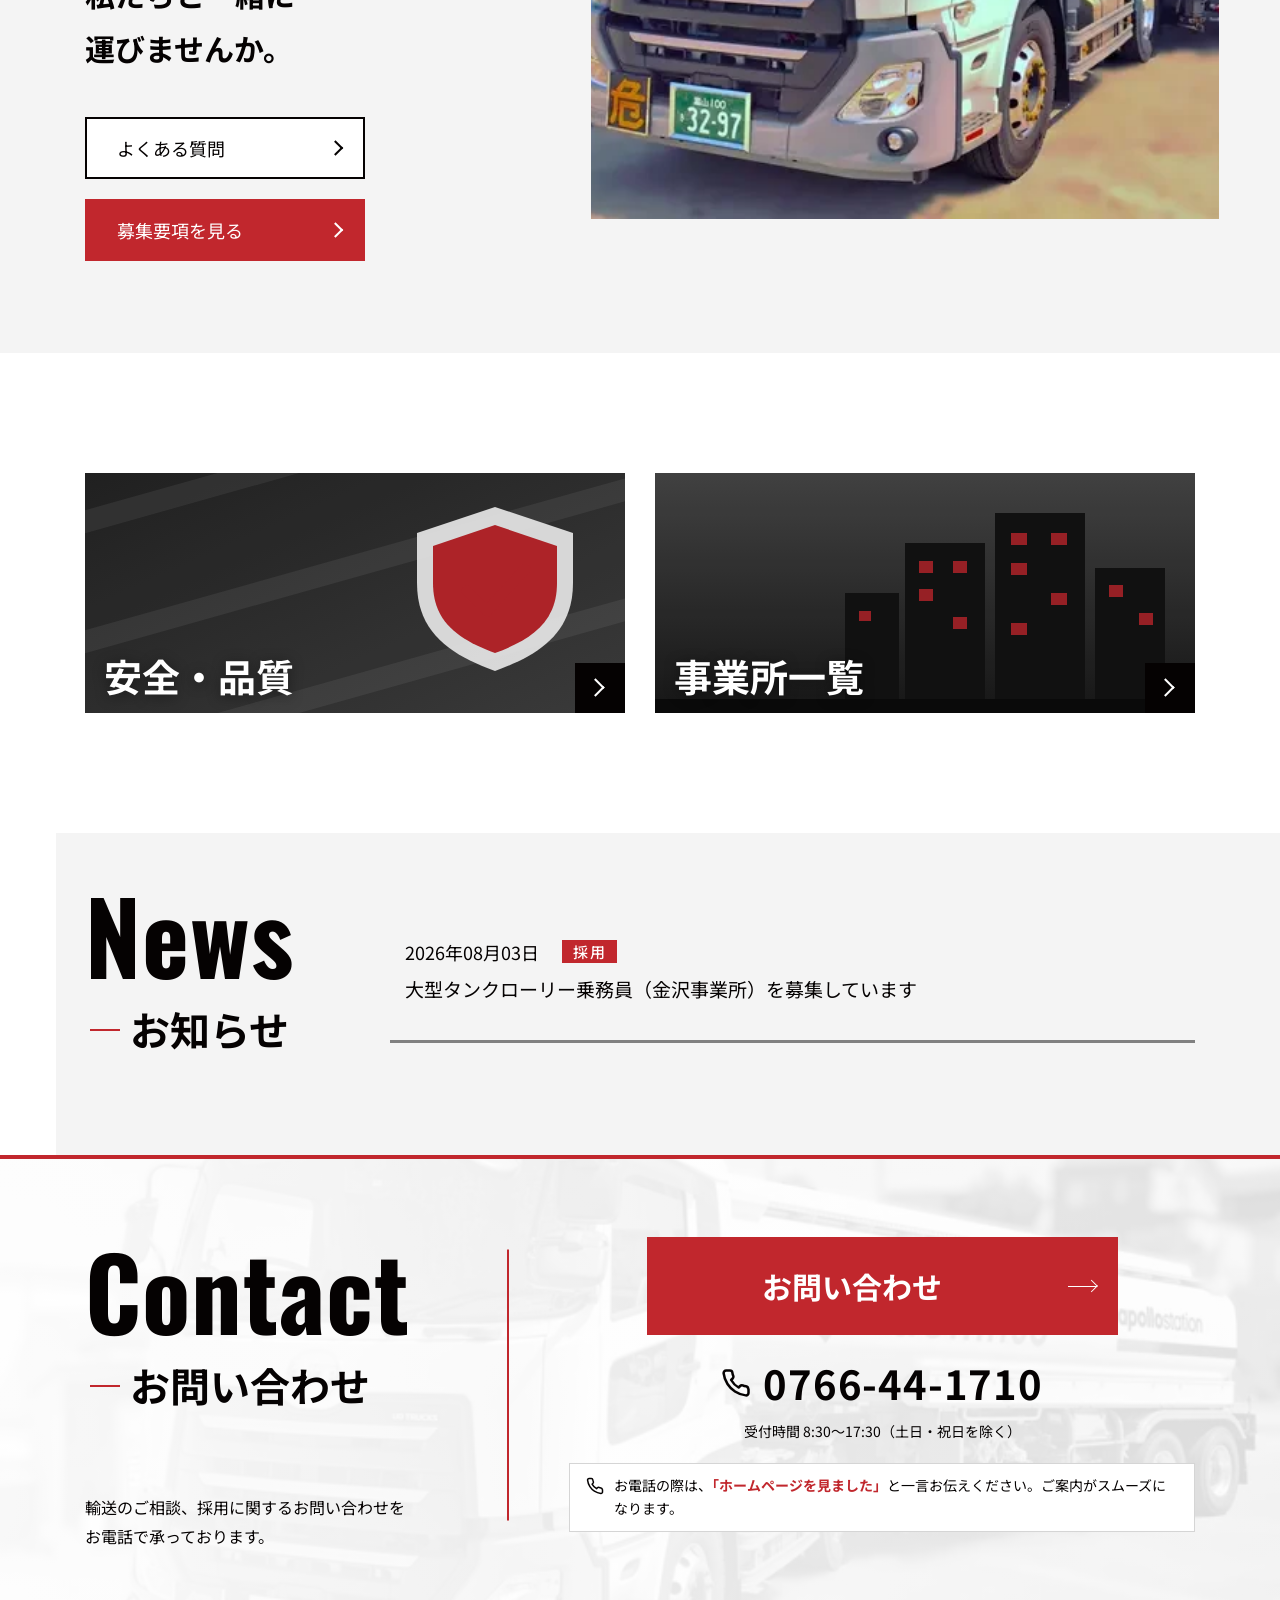
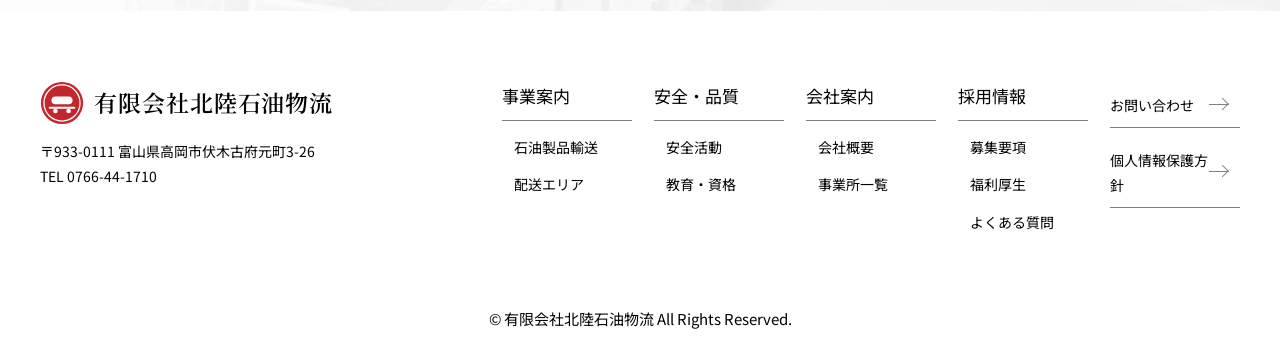
<file: p-ed1b7f15d6154fcb/v2/index.html>
<!DOCTYPE html>
<html lang="ja">
<head>
<meta charset="UTF-8">
<meta name="viewport" content="width=device-width, initial-scale=1">
<meta name="robots" content="noindex, nofollow">
<title>有限会社北陸石油物流｜北陸のエネルギーを、安全に、確実に。</title>
<meta name="description" content="有限会社北陸石油物流は富山県高岡市に本社を置く道路貨物運送会社です。富山・石川・福井の3拠点から、タンクローリーで石油製品を安全に、確実にお届けしています。">
<meta property="og:type" content="website">
<meta property="og:site_name" content="有限会社北陸石油物流">
<meta property="og:title" content="有限会社北陸石油物流｜北陸のエネルギーを、安全に、確実に。">
<meta property="og:description" content="有限会社北陸石油物流は富山県高岡市に本社を置く道路貨物運送会社です。富山・石川・福井の3拠点から、タンクローリーで石油製品を安全に、確実にお届けしています。">
<meta property="og:image" content="../assets/tanker.jpg">
<meta property="og:locale" content="ja_JP">
<link rel="preconnect" href="https://fonts.googleapis.com">
<link rel="preconnect" href="https://fonts.gstatic.com" crossorigin>
<link href="https://fonts.googleapis.com/css2?family=Noto+Sans+JP:wght@400;500;700&family=Noto+Serif+JP:wght@600&family=Oswald:wght@700&display=swap" rel="stylesheet">
<link rel="stylesheet" href="css/style.css">
<link rel="icon" href="data:image/svg+xml,<svg xmlns='http://www.w3.org/2000/svg' viewBox='0 0 50 50'><circle cx='25' cy='25' r='24' fill='%23c1272d'/><rect x='13' y='17.5' width='24' height='9' rx='4.5' fill='%23fff'/><circle cx='17.5' cy='34' r='2.6' fill='%23fff'/><circle cx='32.5' cy='34' r='2.6' fill='%23fff'/></svg>">
</head>
<body>
<header class="header">
  <a class="logo" href="index.html"><svg viewBox="0 0 50 50" aria-hidden="true"><circle cx="25" cy="25" r="24" fill="#c1272d"/><circle cx="25" cy="25" r="20.5" fill="none" stroke="#fff" stroke-width="1.4"/><rect x="13" y="17.5" width="24" height="9" rx="4.5" fill="#fff"/><path d="M11 30.5h28" stroke="#fff" stroke-width="2.2" stroke-linecap="round"/><circle cx="17.5" cy="34" r="2.6" fill="#fff"/><circle cx="32.5" cy="34" r="2.6" fill="#fff"/></svg><span>有限会社北陸石油物流</span></a>
  <nav class="gnav-wrap" id="gnav" aria-label="メインメニュー">
    <ul class="gnav">
      <li><a href="business.html">事業案内</a>
        <ul class="sub"><li><a href="business.html#transport">石油製品輸送</a></li><li><a href="business.html#area">配送エリア</a></li></ul></li>
      <li><a href="safety.html">安全・品質</a>
        <ul class="sub"><li><a href="safety.html#safety">安全活動</a></li><li><a href="safety.html#education">教育・資格</a></li></ul></li>
      <li><a href="company.html">会社案内</a>
        <ul class="sub"><li><a href="company.html#outline">会社概要</a></li><li><a href="company.html#office">事業所一覧</a></li></ul></li>
      <li><a href="recruit.html">採用情報</a>
        <ul class="sub"><li><a href="recruit.html#requirements">募集要項</a></li><li><a href="recruit.html#welfare">福利厚生</a></li><li><a href="faq.html">よくある質問</a></li></ul></li>
      <li><a class="ct-box" href="contact.html">お問い合わせ</a></li>
    </ul>
  </nav>
  <button class="burger" type="button" aria-label="メニューを開く" aria-expanded="false" aria-controls="gnav"><span></span><span></span><span></span></button>
</header>
<main>

<div class="mainimg">
  <div class="slide slide--1 is-active"><img src="../assets/tanker.webp" alt="石油製品を運ぶ当社のタンクローリー" width="720" height="480"></div>
  <div class="slide slide--2"><img src="../assets/tanker.webp" alt="" width="720" height="480"></div>
  <div class="mainimg-box">
    <h1 class="mainimg-title">北陸のエネルギーを、<br>安全に、確実に。</h1>
    <p class="mainimg-text">富山・石川・福井の三県で、石油製品の輸送を通じて<br>地域のくらしと産業を支えています</p>
  </div>
  <button class="mv-arrow prev" type="button" aria-label="前の画像"></button>
  <button class="mv-arrow next" type="button" aria-label="次の画像"></button>
</div>

<section class="about" id="about">
  <div class="container">
    <div class="fade">
      <span class="p-ti">About</span>
      <h2 class="ja-logo">私たちについて</h2>
      <p class="about-text">私たち北陸石油物流は、<br>北陸のくらしを支える<br>燃料を運び続けます。</p>
      <a class="btn-arw" href="company.html">会社概要</a>
    </div>
    <figure class="about-img fade"><img src="../assets/tanker.webp" alt="当社のタンクローリー" width="720" height="480" loading="lazy"></figure>
  </div>
</section>

<section class="services" id="services">
  <div class="container fade">
    <span class="p-ti">Services</span>
    <h2 class="ja-logo">事業案内</h2>
  </div>
  <div class="serv-box">
    <a class="serv-item fade" href="business.html#transport" style="background-image:url(../assets/tanker.webp);background-position:38% 50%"><span class="serv-t">石油製品輸送</span><span class="arw-sq"></span></a>
    <a class="serv-item fade" href="business.html#area" style="background-image:url(img/tile-area.svg)"><span class="serv-t">配送エリア</span><span class="arw-sq"></span></a>
    <a class="serv-item fade" href="safety.html#safety" style="background-image:url(img/tile-check.svg)"><span class="serv-t">安全管理</span><span class="arw-sq"></span></a>
    <a class="serv-item fade" href="safety.html#education" style="background-image:url(img/tile-training.svg)"><span class="serv-t">人材育成</span><span class="arw-sq"></span></a>
  </div>
</section>

<section class="recruit" id="recruit">
  <div class="container rec-c">
    <span class="p-ti">Recruit</span>
    <h2 class="ja-logo">採用情報</h2>
    <p class="rec-text">北陸のライフラインを、<br>私たちと一緒に<br>運びませんか。</p>
    <div class="rec-btns">
      <a class="btn-rec" href="faq.html">よくある質問</a>
      <a class="btn-rec btn-rec--gold" href="recruit.html">募集要項を見る</a>
    </div>
  </div>
  <img class="rec-img" src="../assets/tanker.webp" alt="" width="720" height="480" loading="lazy">
</section>

<section class="safe-qual">
  <div class="container sq-box">
    <a class="sq-item fade" href="safety.html" style="background-image:url(img/banner-safety.svg)"><span class="sq-t">安全・品質</span><span class="arw-sq"></span></a>
    <a class="sq-item fade" href="company.html#office" style="background-image:url(img/banner-office.svg)"><span class="sq-t">事業所一覧</span><span class="arw-sq"></span></a>
  </div>
</section>

<section class="news" id="news">
  <div class="container">
    <div class="fade">
      <span class="p-ti">News</span>
      <h2 class="ja-logo">お知らせ</h2>
    </div>
    <ul class="news-list fade">
      <li><a href="recruit.html">
        <span class="lim-days">2026年08月03日</span><span class="lim-tag">採用</span>
        <div class="lim-text">大型タンクローリー乗務員（金沢事業所）を募集しています</div>
      </a></li>
    </ul>
  </div>
</section>

<section class="contact" id="contact">
  <div class="container">
    <div class="cont-l">
      <span class="p-ti">Contact</span>
      <h2 class="ja-logo">お問い合わせ</h2>
      <p class="cont-t-sub">輸送のご相談、採用に関するお問い合わせを<br>お電話で承っております。</p>
    </div>
    <div class="cont-r">
      <a class="cont-btn" href="contact.html">お問い合わせ</a>
      <a class="cont-tel" href="tel:0766441710"><svg viewBox="0 0 24 24" fill="none" stroke="currentColor" stroke-width="2" stroke-linecap="round" stroke-linejoin="round" aria-hidden="true"><path d="M22 16.9v3a2 2 0 01-2.2 2 19.8 19.8 0 01-8.6-3.1 19.5 19.5 0 01-6-6A19.8 19.8 0 012.1 4.2 2 2 0 014.1 2h3a2 2 0 012 1.7c.1.9.3 1.8.7 2.6a2 2 0 01-.5 2.1L8.1 9.6a16 16 0 006 6l1.2-1.2a2 2 0 012.1-.5c.8.4 1.7.6 2.6.7a2 2 0 011.7 2z"/></svg>0766-44-1710</a>
      <p class="cont-tel-sub">受付時間 8:30〜17:30（土日・祝日を除く）</p>
      <p class="hp-note"><svg viewBox="0 0 24 24" fill="none" stroke="currentColor" stroke-width="2" stroke-linecap="round" stroke-linejoin="round" aria-hidden="true"><path d="M22 16.9v3a2 2 0 01-2.2 2 19.8 19.8 0 01-8.6-3.1 19.5 19.5 0 01-6-6A19.8 19.8 0 012.1 4.2 2 2 0 014.1 2h3a2 2 0 012 1.7c.1.9.3 1.8.7 2.6a2 2 0 01-.5 2.1L8.1 9.6a16 16 0 006 6l1.2-1.2a2 2 0 012.1-.5c.8.4 1.7.6 2.6.7a2 2 0 011.7 2z"/></svg><span>お電話の際は、<b>「ホームページを見ました」</b>と一言お伝えください。ご案内がスムーズになります。</span></p>
    </div>
  </div>
</section>

</main>
<footer class="footer">
  <div class="footer-in">
    <div class="f-brand">
      <a class="f-logo" href="index.html"><svg viewBox="0 0 50 50" aria-hidden="true"><circle cx="25" cy="25" r="24" fill="#c1272d"/><circle cx="25" cy="25" r="20.5" fill="none" stroke="#fff" stroke-width="1.4"/><rect x="13" y="17.5" width="24" height="9" rx="4.5" fill="#fff"/><path d="M11 30.5h28" stroke="#fff" stroke-width="2.2" stroke-linecap="round"/><circle cx="17.5" cy="34" r="2.6" fill="#fff"/><circle cx="32.5" cy="34" r="2.6" fill="#fff"/></svg><span>有限会社北陸石油物流</span></a>
      <p class="f-address">〒933-0111 富山県高岡市伏木古府元町3-26<br>TEL 0766-44-1710</p>
    </div>
    <div><p class="f-ti">事業案内</p><ul class="f-links"><li><a class="f-link" href="business.html#transport">石油製品輸送</a></li><li><a class="f-link" href="business.html#area">配送エリア</a></li></ul></div>
    <div><p class="f-ti">安全・品質</p><ul class="f-links"><li><a class="f-link" href="safety.html#safety">安全活動</a></li><li><a class="f-link" href="safety.html#education">教育・資格</a></li></ul></div>
    <div><p class="f-ti">会社案内</p><ul class="f-links"><li><a class="f-link" href="company.html#outline">会社概要</a></li><li><a class="f-link" href="company.html#office">事業所一覧</a></li></ul></div>
    <div><p class="f-ti">採用情報</p><ul class="f-links"><li><a class="f-link" href="recruit.html#requirements">募集要項</a></li><li><a class="f-link" href="recruit.html#welfare">福利厚生</a></li><li><a class="f-link" href="faq.html">よくある質問</a></li></ul></div>
    <div><a class="f-ti-link" href="contact.html">お問い合わせ</a><a class="f-ti-link" href="privacy.html">個人情報保護方針</a></div>
  </div>
  <small class="copyright">&copy; 有限会社北陸石油物流 All Rights Reserved.</small>
</footer>
<a class="page-top" href="#" aria-label="ページの先頭へ"></a>
<script src="js/main.js"></script>
</body>
</html>
</file>
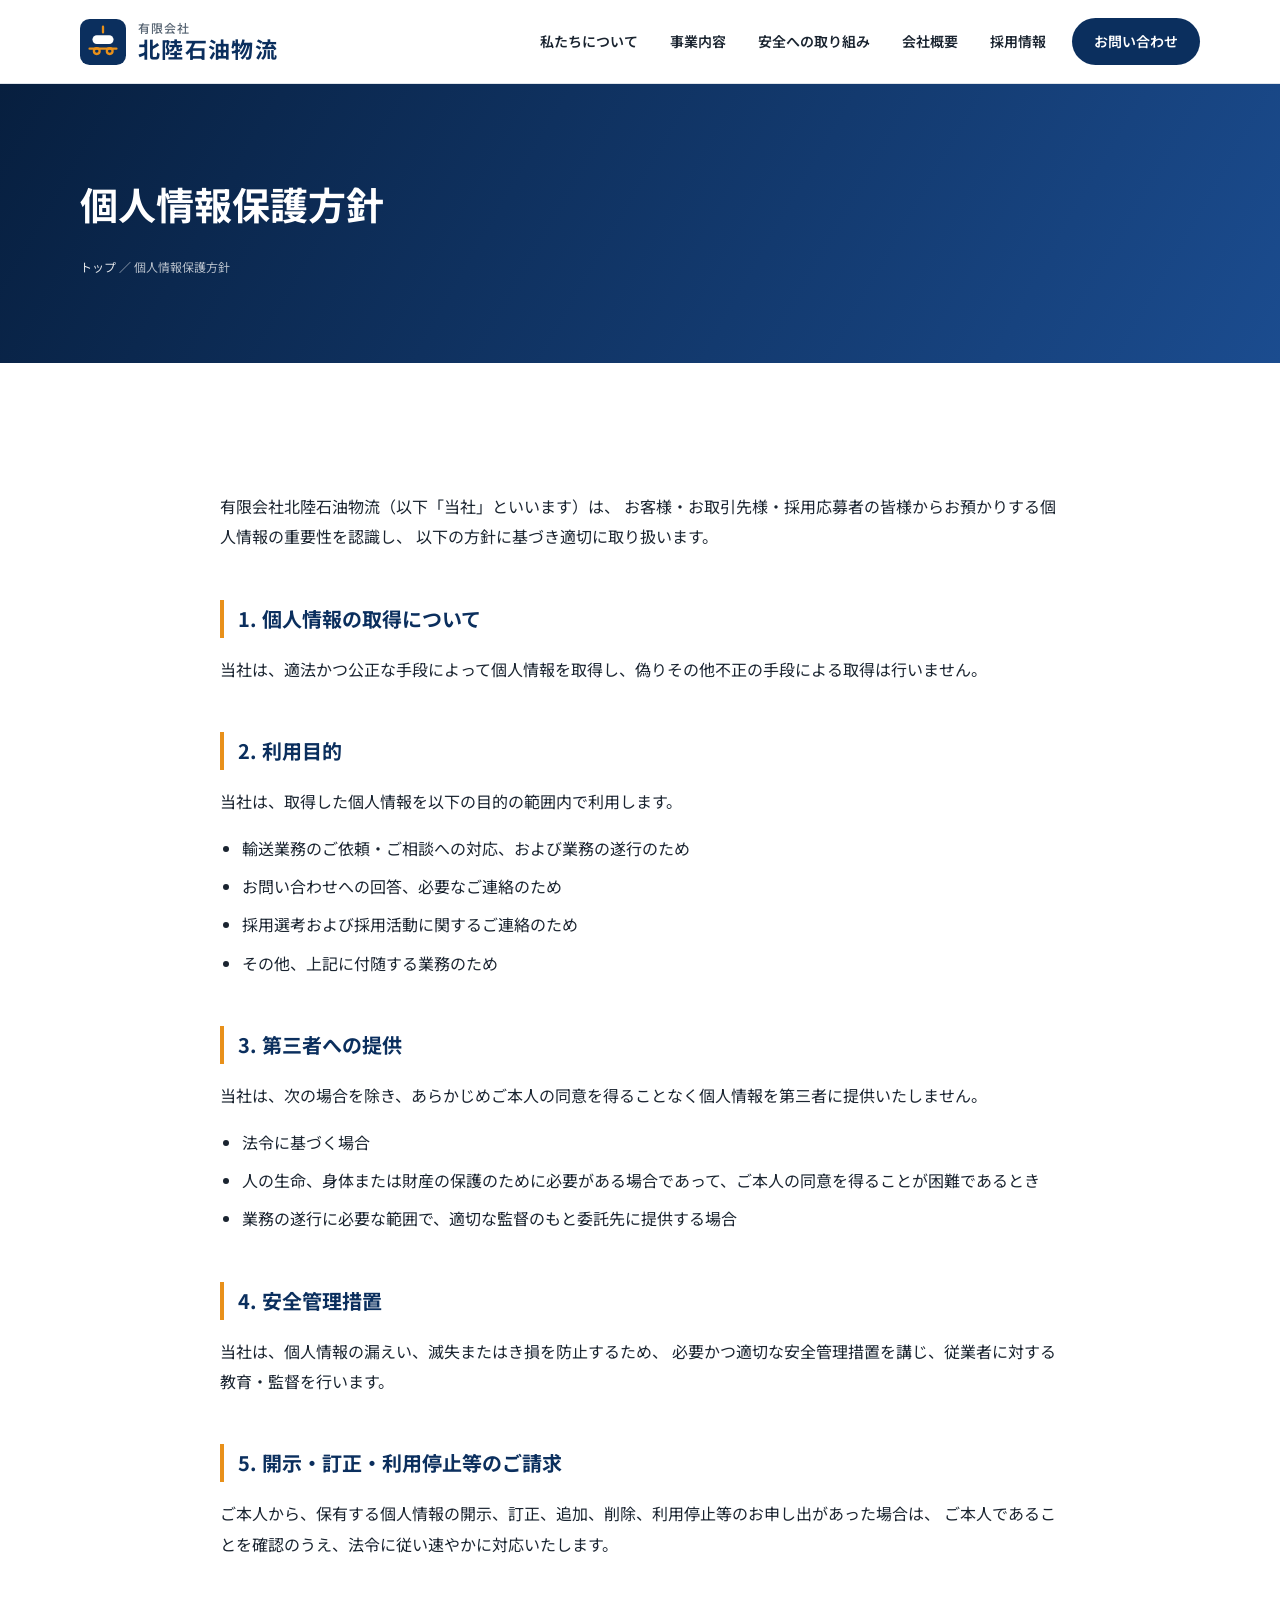
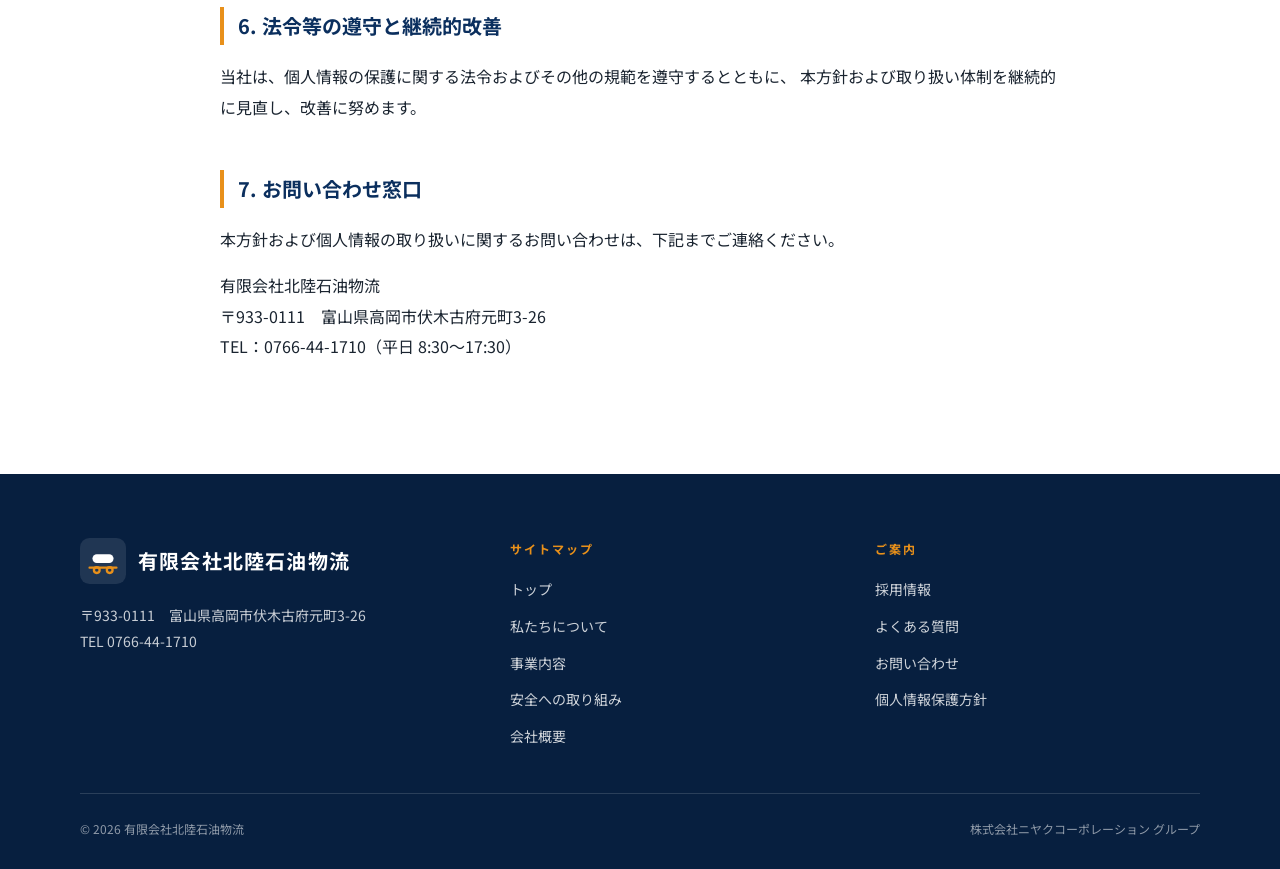
<file: privacy.html>
<!DOCTYPE html>
<html lang="ja">
<head>
<meta charset="UTF-8">
<meta name="viewport" content="width=device-width, initial-scale=1">
<title>個人情報保護方針｜有限会社北陸石油物流</title>
<meta name="description" content="有限会社北陸石油物流の個人情報保護方針（プライバシーポリシー）です。">
<meta name="robots" content="noindex, nofollow">
<link rel="preconnect" href="https://fonts.googleapis.com">
<link rel="preconnect" href="https://fonts.gstatic.com" crossorigin>
<link href="https://fonts.googleapis.com/css2?family=Noto+Sans+JP:wght@400;500;700&display=swap" rel="stylesheet">
<link rel="stylesheet" href="assets/style.css">
<link rel="icon" href="data:image/svg+xml,<svg xmlns='http://www.w3.org/2000/svg' viewBox='0 0 32 32'><rect width='32' height='32' rx='6' fill='%230b2f5e'/><rect x='9' y='11' width='15' height='6' rx='3' fill='%23fff'/></svg>">
</head>
<body>
<header class="header">
  <div class="wrap header__inner">
    <a class="logo" href="index.html">
      <svg class="logo__mark" viewBox="0 0 48 48" aria-hidden="true">
        <rect width="48" height="48" rx="10" fill="#0b2f5e"/>
        <path d="M10 31h28" stroke="#e8901a" stroke-width="2.4" stroke-linecap="round"/>
        <rect x="13" y="17" width="22" height="9" rx="4.5" fill="#fff"/>
        <circle cx="17.5" cy="33.5" r="3" fill="none" stroke="#e8901a" stroke-width="2.4"/>
        <circle cx="31" cy="33.5" r="3" fill="none" stroke="#e8901a" stroke-width="2.4"/>
        <path d="M24 8v6" stroke="#e8901a" stroke-width="2.4" stroke-linecap="round"/>
      </svg>
      <span class="logo__text">
        <span class="logo__en">有限会社</span>
        <span class="logo__ja">北陸石油物流</span>
      </span>
    </a>
    <nav class="gnav" id="gnav" aria-label="メインメニュー">
      <a class="gnav__link" href="index.html#about">私たちについて</a>
      <a class="gnav__link" href="index.html#business">事業内容</a>
      <a class="gnav__link" href="index.html#safety">安全への取り組み</a>
      <a class="gnav__link" href="index.html#company">会社概要</a>
      <a class="gnav__link" href="recruit.html">採用情報</a>
      <a class="gnav__link gnav__link--cta" href="index.html#contact">お問い合わせ</a>
    </nav>
    <button class="burger" type="button" aria-label="メニューを開く" aria-expanded="false" aria-controls="gnav">
      <span></span><span></span><span></span>
    </button>
  </div>
</header>

<main>
<div class="pagehead">
  <div class="wrap">
    <h1 class="pagehead__title">個人情報保護方針</h1>
    <p class="breadcrumb"><a href="index.html">トップ</a> ／ 個人情報保護方針</p>
  </div>
</div>

<section class="section">
  <div class="wrap" style="max-width:840px">
    <div class="prose reveal">
      <p>
        有限会社北陸石油物流（以下「当社」といいます）は、
        お客様・お取引先様・採用応募者の皆様からお預かりする個人情報の重要性を認識し、
        以下の方針に基づき適切に取り扱います。
      </p>

      <h2>1. 個人情報の取得について</h2>
      <p>当社は、適法かつ公正な手段によって個人情報を取得し、偽りその他不正の手段による取得は行いません。</p>

      <h2>2. 利用目的</h2>
      <p>当社は、取得した個人情報を以下の目的の範囲内で利用します。</p>
      <ul>
        <li>輸送業務のご依頼・ご相談への対応、および業務の遂行のため</li>
        <li>お問い合わせへの回答、必要なご連絡のため</li>
        <li>採用選考および採用活動に関するご連絡のため</li>
        <li>その他、上記に付随する業務のため</li>
      </ul>

      <h2>3. 第三者への提供</h2>
      <p>
        当社は、次の場合を除き、あらかじめご本人の同意を得ることなく個人情報を第三者に提供いたしません。
      </p>
      <ul>
        <li>法令に基づく場合</li>
        <li>人の生命、身体または財産の保護のために必要がある場合であって、ご本人の同意を得ることが困難であるとき</li>
        <li>業務の遂行に必要な範囲で、適切な監督のもと委託先に提供する場合</li>
      </ul>

      <h2>4. 安全管理措置</h2>
      <p>
        当社は、個人情報の漏えい、滅失またはき損を防止するため、
        必要かつ適切な安全管理措置を講じ、従業者に対する教育・監督を行います。
      </p>

      <h2>5. 開示・訂正・利用停止等のご請求</h2>
      <p>
        ご本人から、保有する個人情報の開示、訂正、追加、削除、利用停止等のお申し出があった場合は、
        ご本人であることを確認のうえ、法令に従い速やかに対応いたします。
      </p>

      <h2>6. 法令等の遵守と継続的改善</h2>
      <p>
        当社は、個人情報の保護に関する法令およびその他の規範を遵守するとともに、
        本方針および取り扱い体制を継続的に見直し、改善に努めます。
      </p>

      <h2>7. お問い合わせ窓口</h2>
      <p>
        本方針および個人情報の取り扱いに関するお問い合わせは、下記までご連絡ください。
      </p>
      <p>
        有限会社北陸石油物流<br>
        〒933-0111　富山県高岡市伏木古府元町3-26<br>
        TEL：0766-44-1710（平日 8:30〜17:30）
      </p>
    </div>
  </div>
</section>
</main>
<footer class="footer">
  <div class="wrap">
    <div class="footer__top">
      <div>
        <div class="logo footer__logo">
          <svg class="logo__mark" viewBox="0 0 48 48" aria-hidden="true">
            <rect width="48" height="48" rx="10" fill="#fff" opacity=".1"/>
            <path d="M10 31h28" stroke="#e8901a" stroke-width="2.4" stroke-linecap="round"/>
            <rect x="13" y="17" width="22" height="9" rx="4.5" fill="#fff"/>
            <circle cx="17.5" cy="33.5" r="3" fill="none" stroke="#e8901a" stroke-width="2.4"/>
            <circle cx="31" cy="33.5" r="3" fill="none" stroke="#e8901a" stroke-width="2.4"/>
          </svg>
          <span class="logo__text">
            <span class="logo__ja">有限会社北陸石油物流</span>
          </span>
        </div>
        <p class="footer__addr">
          〒933-0111　富山県高岡市伏木古府元町3-26<br>
          TEL 0766-44-1710
        </p>
      </div>
      <div>
        <p class="footer__heading">サイトマップ</p>
        <ul class="footer__list">
          <li><a href="index.html">トップ</a></li>
          <li><a href="index.html#about">私たちについて</a></li>
          <li><a href="index.html#business">事業内容</a></li>
          <li><a href="index.html#safety">安全への取り組み</a></li>
          <li><a href="index.html#company">会社概要</a></li>
        </ul>
      </div>
      <div>
        <p class="footer__heading">ご案内</p>
        <ul class="footer__list">
          <li><a href="recruit.html">採用情報</a></li>
          <li><a href="qa.html">よくある質問</a></li>
          <li><a href="index.html#contact">お問い合わせ</a></li>
          <li><a href="privacy.html">個人情報保護方針</a></li>
        </ul>
      </div>
    </div>
    <div class="footer__bottom">
      <span>&copy; 2026 有限会社北陸石油物流</span>
      <span>株式会社ニヤクコーポレーション グループ</span>
    </div>
  </div>
</footer>
<script src="assets/script.js"></script>
</body>
</html>
</file>
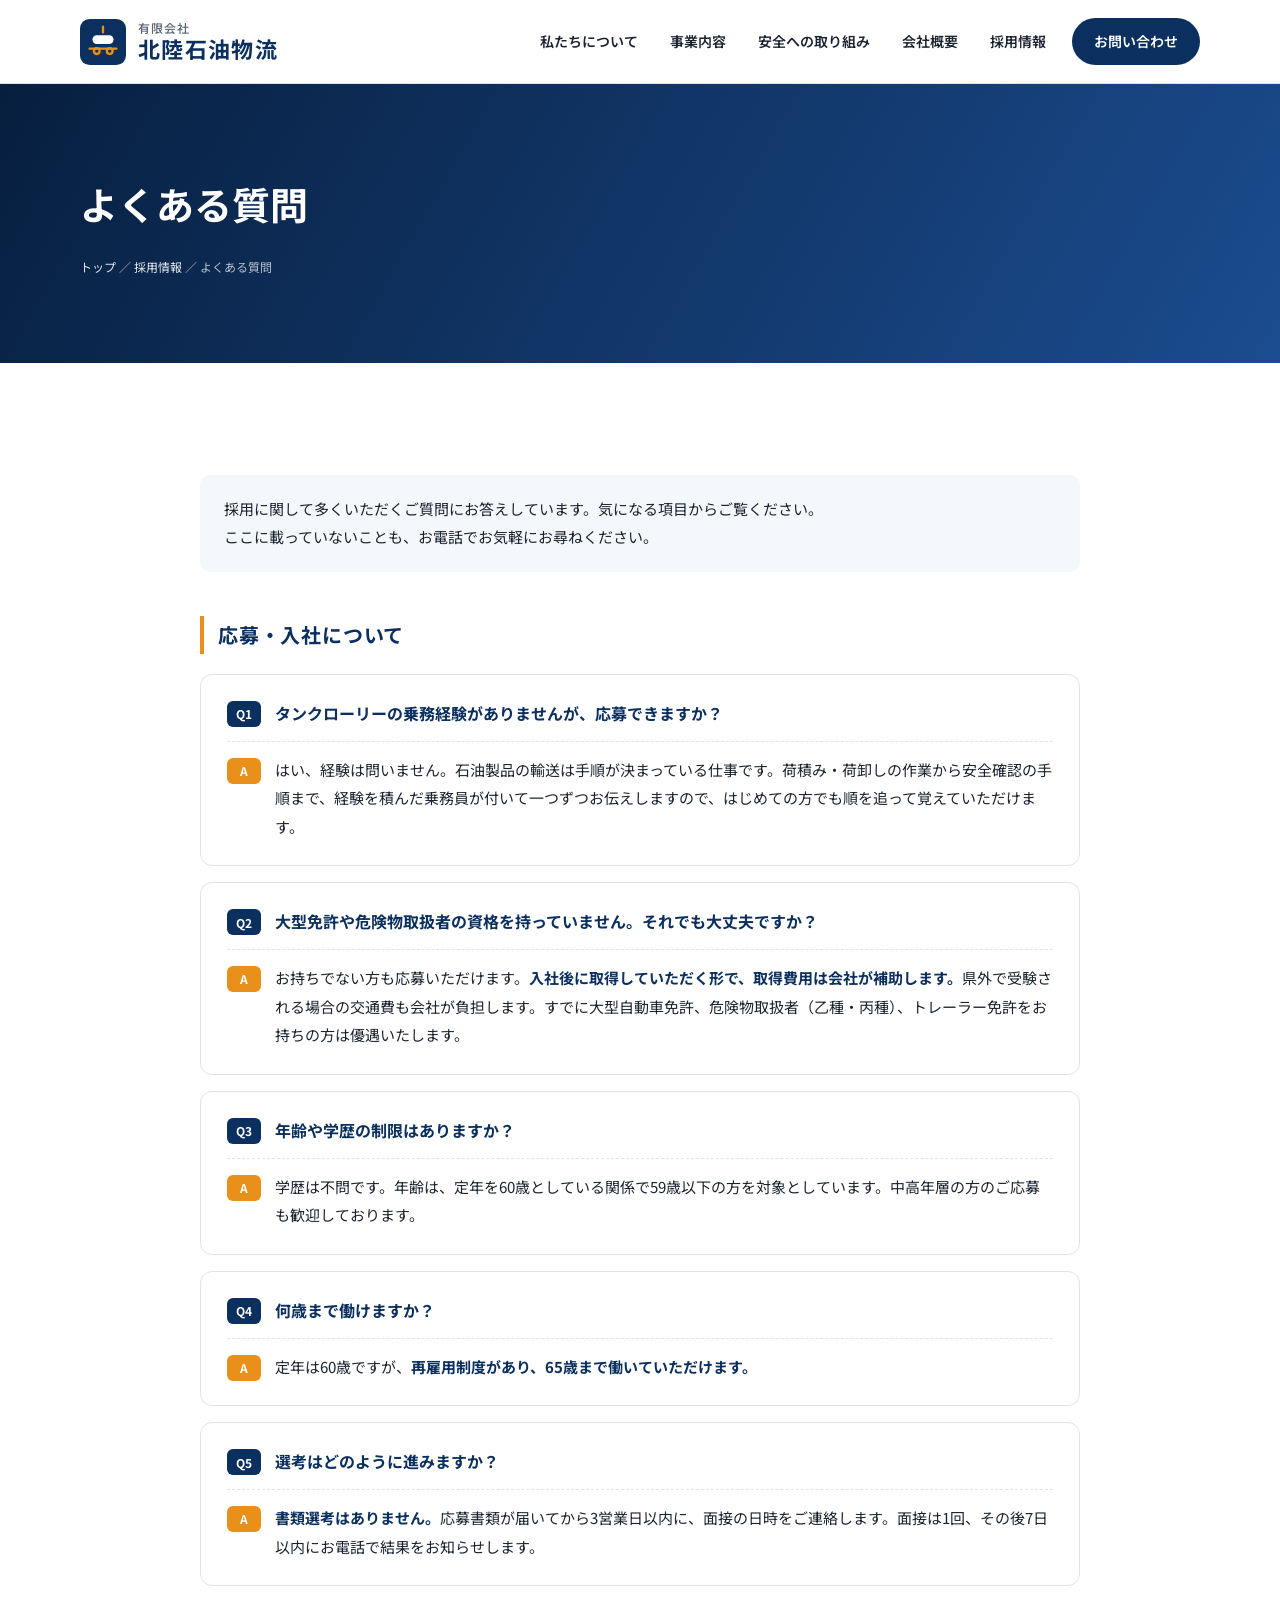
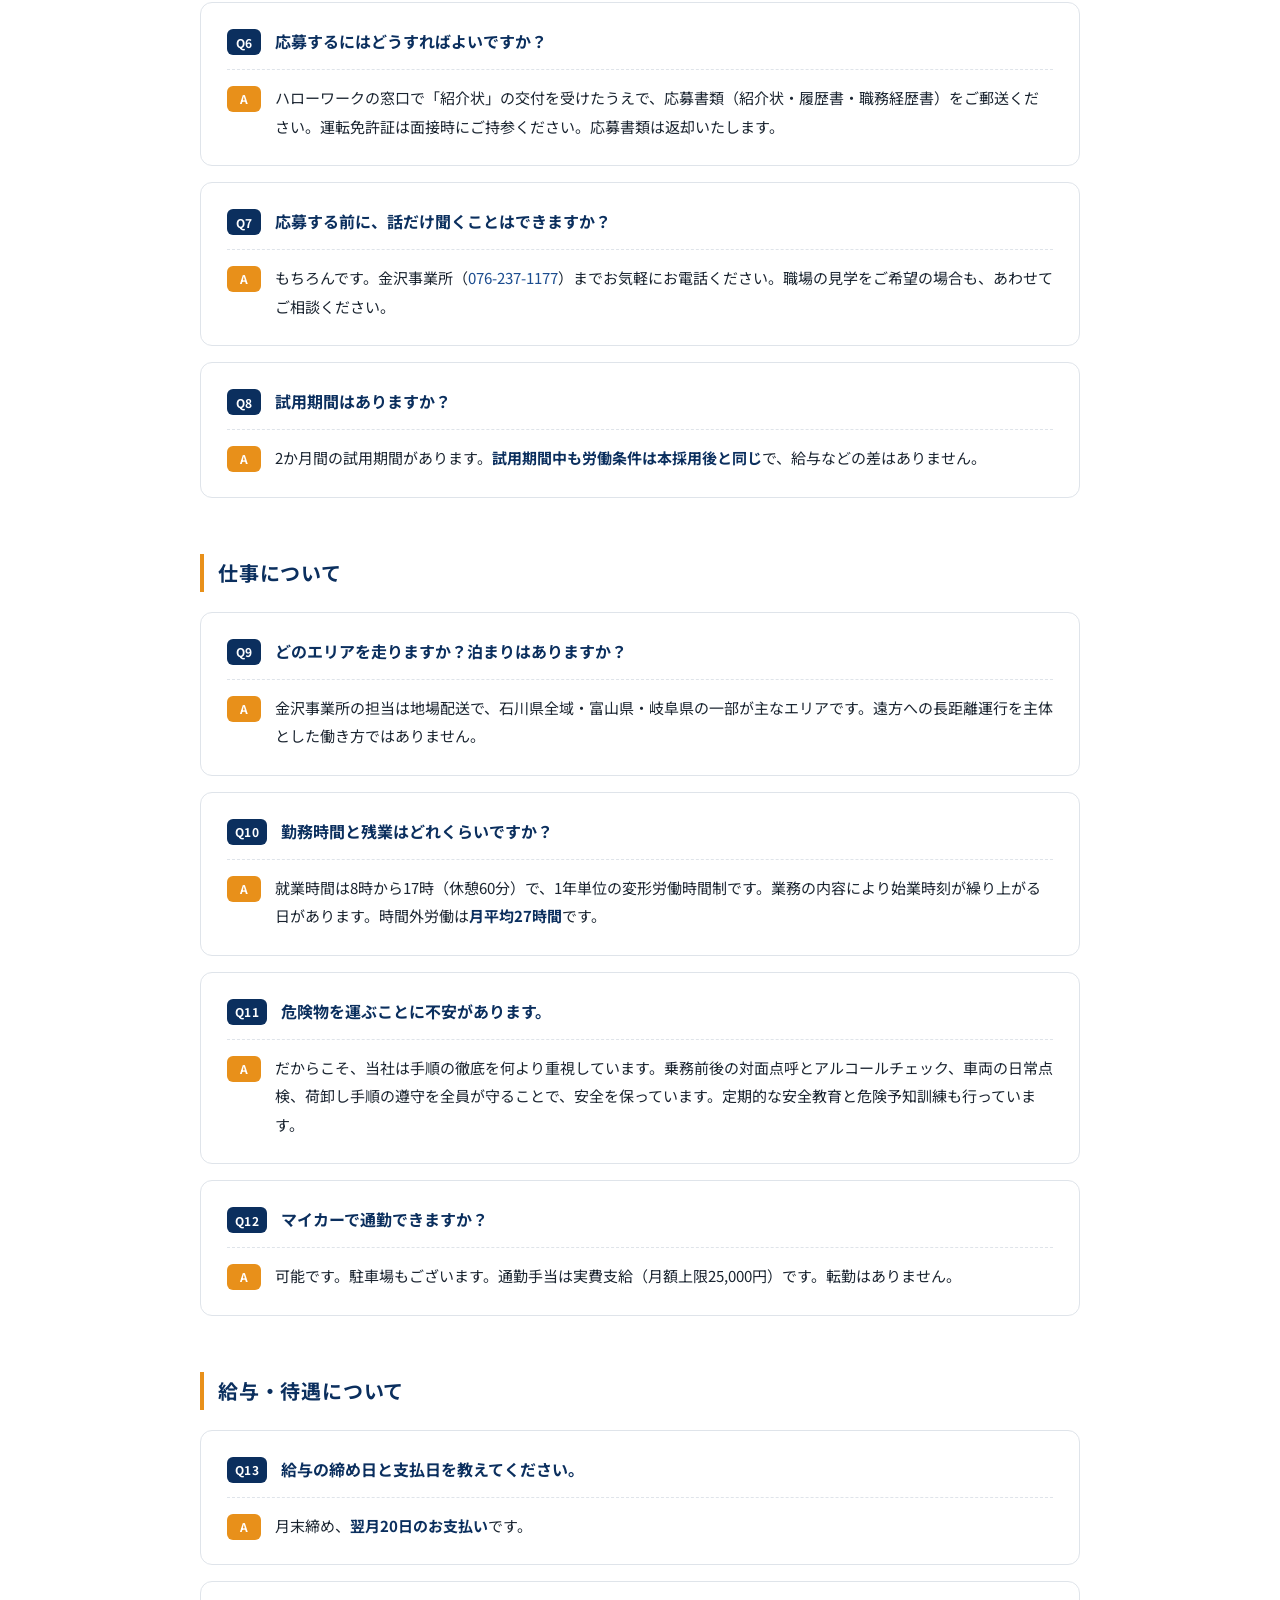
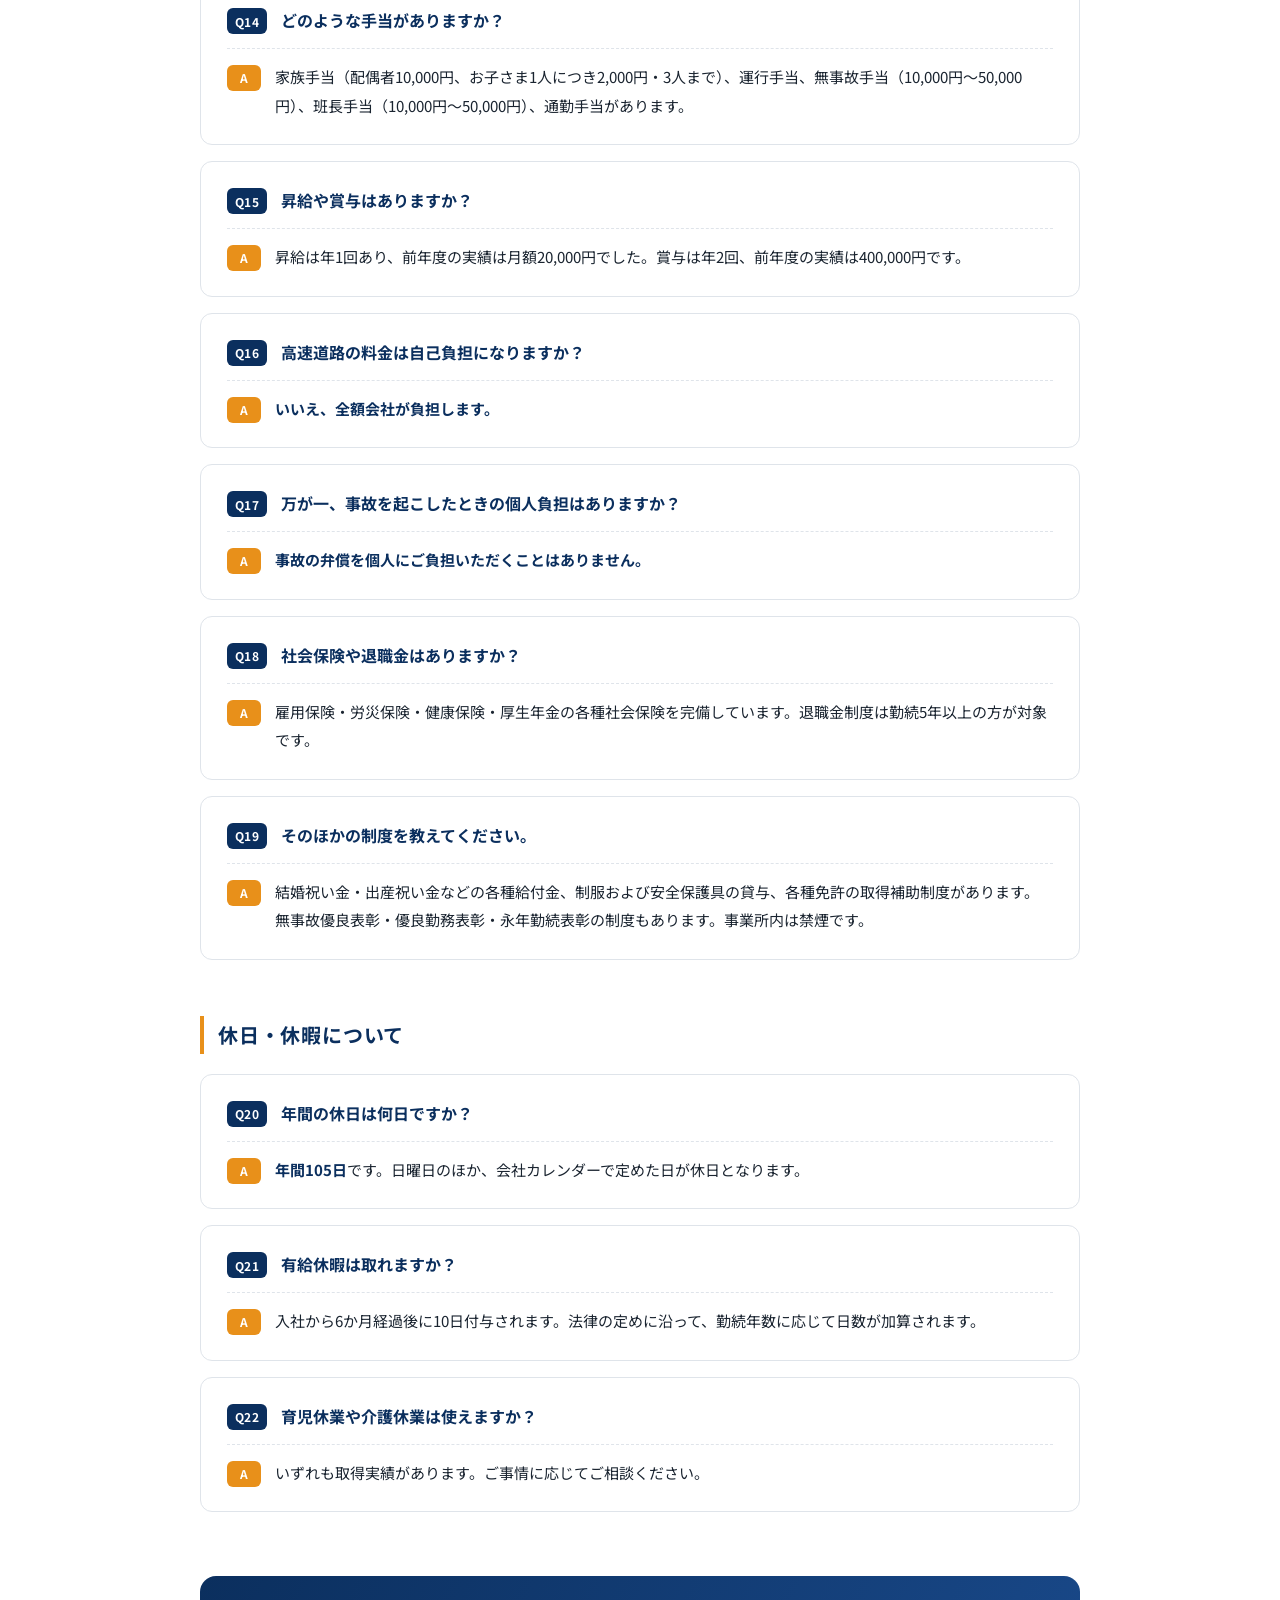
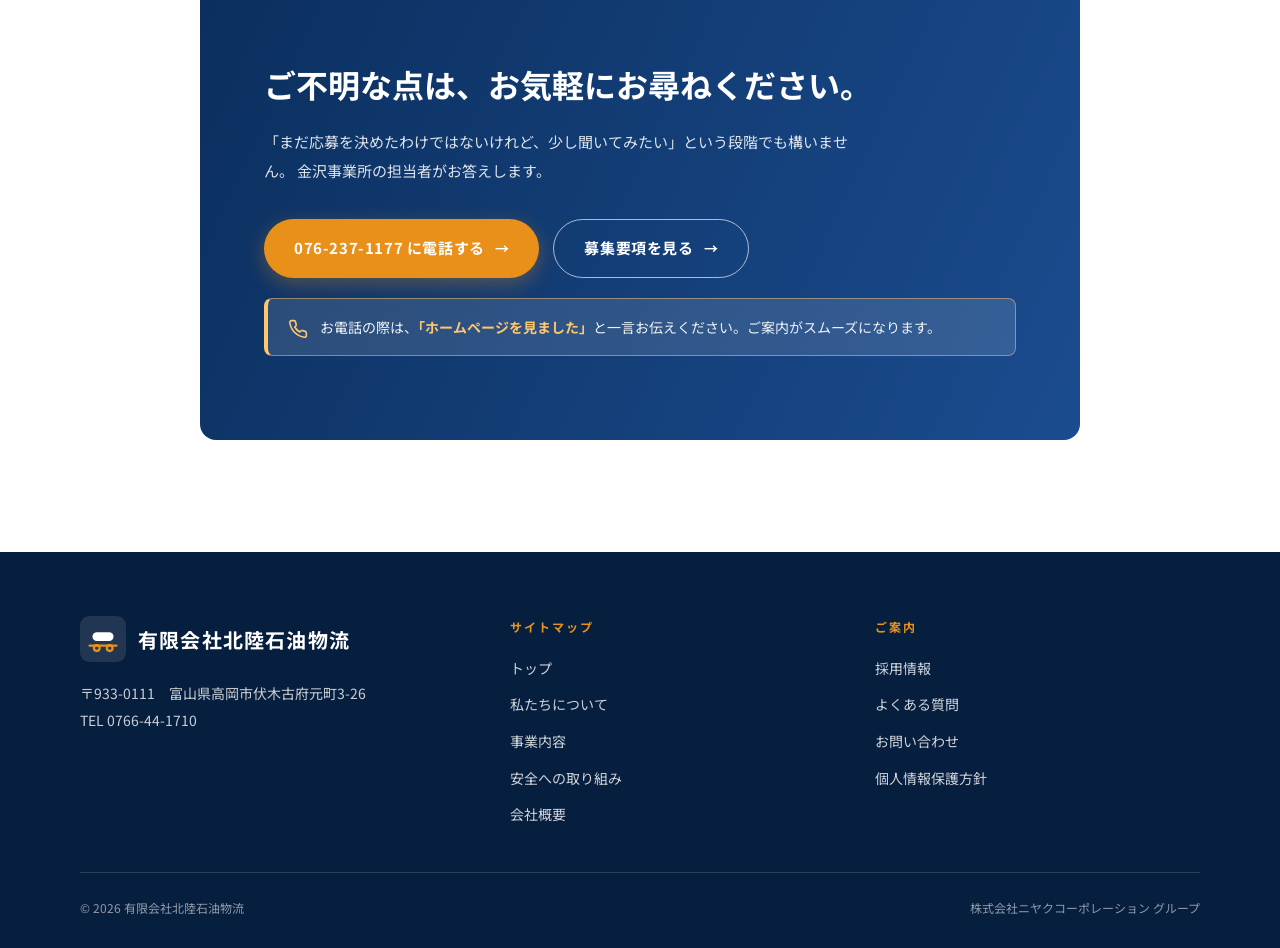
<file: qa.html>
<!DOCTYPE html>
<html lang="ja">
<head>
<meta charset="UTF-8">
<meta name="viewport" content="width=device-width, initial-scale=1">
<meta name="robots" content="noindex, nofollow">
<title>よくある質問｜有限会社北陸石油物流 採用情報</title>
<meta name="description" content="有限会社北陸石油物流の採用に関するよくある質問。未経験・免許なしからの応募、試用期間、年間休日、給与の支払い、高速代や事故時の負担などにお答えしています。">
<link rel="preconnect" href="https://fonts.googleapis.com">
<link rel="preconnect" href="https://fonts.gstatic.com" crossorigin>
<link href="https://fonts.googleapis.com/css2?family=Noto+Sans+JP:wght@400;500;700&display=swap" rel="stylesheet">
<link rel="stylesheet" href="assets/style.css">
<link rel="icon" href="data:image/svg+xml,<svg xmlns='http://www.w3.org/2000/svg' viewBox='0 0 32 32'><rect width='32' height='32' rx='6' fill='%230b2f5e'/><rect x='9' y='11' width='15' height='6' rx='3' fill='%23fff'/></svg>">
</head>
<body>
<header class="header">
  <div class="wrap header__inner">
    <a class="logo" href="index.html">
      <svg class="logo__mark" viewBox="0 0 48 48" aria-hidden="true">
        <rect width="48" height="48" rx="10" fill="#0b2f5e"/>
        <path d="M10 31h28" stroke="#e8901a" stroke-width="2.4" stroke-linecap="round"/>
        <rect x="13" y="17" width="22" height="9" rx="4.5" fill="#fff"/>
        <circle cx="17.5" cy="33.5" r="3" fill="none" stroke="#e8901a" stroke-width="2.4"/>
        <circle cx="31" cy="33.5" r="3" fill="none" stroke="#e8901a" stroke-width="2.4"/>
        <path d="M24 8v6" stroke="#e8901a" stroke-width="2.4" stroke-linecap="round"/>
      </svg>
      <span class="logo__text">
        <span class="logo__en">有限会社</span>
        <span class="logo__ja">北陸石油物流</span>
      </span>
    </a>
    <nav class="gnav" id="gnav" aria-label="メインメニュー">
      <a class="gnav__link" href="index.html#about">私たちについて</a>
      <a class="gnav__link" href="index.html#business">事業内容</a>
      <a class="gnav__link" href="index.html#safety">安全への取り組み</a>
      <a class="gnav__link" href="index.html#company">会社概要</a>
      <a class="gnav__link" href="recruit.html">採用情報</a>
      <a class="gnav__link gnav__link--cta" href="index.html#contact">お問い合わせ</a>
    </nav>
    <button class="burger" type="button" aria-label="メニューを開く" aria-expanded="false" aria-controls="gnav">
      <span></span><span></span><span></span>
    </button>
  </div>
</header>
<main>
<div class="pagehead">
  <div class="wrap">
    <h1 class="pagehead__title">よくある質問</h1>
    <p class="breadcrumb"><a href="index.html">トップ</a> ／ <a href="recruit.html">採用情報</a> ／ よくある質問</p>
  </div>
</div>

<section class="section">
  <div class="wrap" style="max-width:880px">
    <p class="qa__intro reveal">
      採用に関して多くいただくご質問にお答えしています。気になる項目からご覧ください。<br>
      ここに載っていないことも、お電話でお気軽にお尋ねください。
    </p>

      <h2 class="qa__cat">応募・入社について</h2>
      <div class="qa__list">
        <div class="qa__item reveal">
          <p class="qa__q"><span class="qa__mark">Q1</span><span class="qa__text">タンクローリーの乗務経験がありませんが、応募できますか？</span></p>
          <p class="qa__a"><span class="qa__mark qa__mark--a">A</span><span class="qa__text">はい、経験は問いません。石油製品の輸送は手順が決まっている仕事です。荷積み・荷卸しの作業から安全確認の手順まで、経験を積んだ乗務員が付いて一つずつお伝えしますので、はじめての方でも順を追って覚えていただけます。</span></p>
        </div>
        <div class="qa__item reveal">
          <p class="qa__q"><span class="qa__mark">Q2</span><span class="qa__text">大型免許や危険物取扱者の資格を持っていません。それでも大丈夫ですか？</span></p>
          <p class="qa__a"><span class="qa__mark qa__mark--a">A</span><span class="qa__text">お持ちでない方も応募いただけます。<strong>入社後に取得していただく形で、取得費用は会社が補助します。</strong>県外で受験される場合の交通費も会社が負担します。すでに大型自動車免許、危険物取扱者（乙種・丙種）、トレーラー免許をお持ちの方は優遇いたします。</span></p>
        </div>
        <div class="qa__item reveal">
          <p class="qa__q"><span class="qa__mark">Q3</span><span class="qa__text">年齢や学歴の制限はありますか？</span></p>
          <p class="qa__a"><span class="qa__mark qa__mark--a">A</span><span class="qa__text">学歴は不問です。年齢は、定年を60歳としている関係で59歳以下の方を対象としています。中高年層の方のご応募も歓迎しております。</span></p>
        </div>
        <div class="qa__item reveal">
          <p class="qa__q"><span class="qa__mark">Q4</span><span class="qa__text">何歳まで働けますか？</span></p>
          <p class="qa__a"><span class="qa__mark qa__mark--a">A</span><span class="qa__text">定年は60歳ですが、<strong>再雇用制度があり、65歳まで働いていただけます。</strong></span></p>
        </div>
        <div class="qa__item reveal">
          <p class="qa__q"><span class="qa__mark">Q5</span><span class="qa__text">選考はどのように進みますか？</span></p>
          <p class="qa__a"><span class="qa__mark qa__mark--a">A</span><span class="qa__text"><strong>書類選考はありません。</strong>応募書類が届いてから3営業日以内に、面接の日時をご連絡します。面接は1回、その後7日以内にお電話で結果をお知らせします。</span></p>
        </div>
        <div class="qa__item reveal">
          <p class="qa__q"><span class="qa__mark">Q6</span><span class="qa__text">応募するにはどうすればよいですか？</span></p>
          <p class="qa__a"><span class="qa__mark qa__mark--a">A</span><span class="qa__text">ハローワークの窓口で「紹介状」の交付を受けたうえで、応募書類（紹介状・履歴書・職務経歴書）をご郵送ください。運転免許証は面接時にご持参ください。応募書類は返却いたします。</span></p>
        </div>
        <div class="qa__item reveal">
          <p class="qa__q"><span class="qa__mark">Q7</span><span class="qa__text">応募する前に、話だけ聞くことはできますか？</span></p>
          <p class="qa__a"><span class="qa__mark qa__mark--a">A</span><span class="qa__text">もちろんです。金沢事業所（<a href="tel:0762371177">076-237-1177</a>）までお気軽にお電話ください。職場の見学をご希望の場合も、あわせてご相談ください。</span></p>
        </div>
        <div class="qa__item reveal">
          <p class="qa__q"><span class="qa__mark">Q8</span><span class="qa__text">試用期間はありますか？</span></p>
          <p class="qa__a"><span class="qa__mark qa__mark--a">A</span><span class="qa__text">2か月間の試用期間があります。<strong>試用期間中も労働条件は本採用後と同じ</strong>で、給与などの差はありません。</span></p>
        </div>
      </div>
      <h2 class="qa__cat">仕事について</h2>
      <div class="qa__list">
        <div class="qa__item reveal">
          <p class="qa__q"><span class="qa__mark">Q9</span><span class="qa__text">どのエリアを走りますか？泊まりはありますか？</span></p>
          <p class="qa__a"><span class="qa__mark qa__mark--a">A</span><span class="qa__text">金沢事業所の担当は地場配送で、石川県全域・富山県・岐阜県の一部が主なエリアです。遠方への長距離運行を主体とした働き方ではありません。</span></p>
        </div>
        <div class="qa__item reveal">
          <p class="qa__q"><span class="qa__mark">Q10</span><span class="qa__text">勤務時間と残業はどれくらいですか？</span></p>
          <p class="qa__a"><span class="qa__mark qa__mark--a">A</span><span class="qa__text">就業時間は8時から17時（休憩60分）で、1年単位の変形労働時間制です。業務の内容により始業時刻が繰り上がる日があります。時間外労働は<strong>月平均27時間</strong>です。</span></p>
        </div>
        <div class="qa__item reveal">
          <p class="qa__q"><span class="qa__mark">Q11</span><span class="qa__text">危険物を運ぶことに不安があります。</span></p>
          <p class="qa__a"><span class="qa__mark qa__mark--a">A</span><span class="qa__text">だからこそ、当社は手順の徹底を何より重視しています。乗務前後の対面点呼とアルコールチェック、車両の日常点検、荷卸し手順の遵守を全員が守ることで、安全を保っています。定期的な安全教育と危険予知訓練も行っています。</span></p>
        </div>
        <div class="qa__item reveal">
          <p class="qa__q"><span class="qa__mark">Q12</span><span class="qa__text">マイカーで通勤できますか？</span></p>
          <p class="qa__a"><span class="qa__mark qa__mark--a">A</span><span class="qa__text">可能です。駐車場もございます。通勤手当は実費支給（月額上限25,000円）です。転勤はありません。</span></p>
        </div>
      </div>
      <h2 class="qa__cat">給与・待遇について</h2>
      <div class="qa__list">
        <div class="qa__item reveal">
          <p class="qa__q"><span class="qa__mark">Q13</span><span class="qa__text">給与の締め日と支払日を教えてください。</span></p>
          <p class="qa__a"><span class="qa__mark qa__mark--a">A</span><span class="qa__text">月末締め、<strong>翌月20日のお支払い</strong>です。</span></p>
        </div>
        <div class="qa__item reveal">
          <p class="qa__q"><span class="qa__mark">Q14</span><span class="qa__text">どのような手当がありますか？</span></p>
          <p class="qa__a"><span class="qa__mark qa__mark--a">A</span><span class="qa__text">家族手当（配偶者10,000円、お子さま1人につき2,000円・3人まで）、運行手当、無事故手当（10,000円〜50,000円）、班長手当（10,000円〜50,000円）、通勤手当があります。</span></p>
        </div>
        <div class="qa__item reveal">
          <p class="qa__q"><span class="qa__mark">Q15</span><span class="qa__text">昇給や賞与はありますか？</span></p>
          <p class="qa__a"><span class="qa__mark qa__mark--a">A</span><span class="qa__text">昇給は年1回あり、前年度の実績は月額20,000円でした。賞与は年2回、前年度の実績は400,000円です。</span></p>
        </div>
        <div class="qa__item reveal">
          <p class="qa__q"><span class="qa__mark">Q16</span><span class="qa__text">高速道路の料金は自己負担になりますか？</span></p>
          <p class="qa__a"><span class="qa__mark qa__mark--a">A</span><span class="qa__text"><strong>いいえ、全額会社が負担します。</strong></span></p>
        </div>
        <div class="qa__item reveal">
          <p class="qa__q"><span class="qa__mark">Q17</span><span class="qa__text">万が一、事故を起こしたときの個人負担はありますか？</span></p>
          <p class="qa__a"><span class="qa__mark qa__mark--a">A</span><span class="qa__text"><strong>事故の弁償を個人にご負担いただくことはありません。</strong></span></p>
        </div>
        <div class="qa__item reveal">
          <p class="qa__q"><span class="qa__mark">Q18</span><span class="qa__text">社会保険や退職金はありますか？</span></p>
          <p class="qa__a"><span class="qa__mark qa__mark--a">A</span><span class="qa__text">雇用保険・労災保険・健康保険・厚生年金の各種社会保険を完備しています。退職金制度は勤続5年以上の方が対象です。</span></p>
        </div>
        <div class="qa__item reveal">
          <p class="qa__q"><span class="qa__mark">Q19</span><span class="qa__text">そのほかの制度を教えてください。</span></p>
          <p class="qa__a"><span class="qa__mark qa__mark--a">A</span><span class="qa__text">結婚祝い金・出産祝い金などの各種給付金、制服および安全保護具の貸与、各種免許の取得補助制度があります。無事故優良表彰・優良勤務表彰・永年勤続表彰の制度もあります。事業所内は禁煙です。</span></p>
        </div>
      </div>
      <h2 class="qa__cat">休日・休暇について</h2>
      <div class="qa__list">
        <div class="qa__item reveal">
          <p class="qa__q"><span class="qa__mark">Q20</span><span class="qa__text">年間の休日は何日ですか？</span></p>
          <p class="qa__a"><span class="qa__mark qa__mark--a">A</span><span class="qa__text"><strong>年間105日</strong>です。日曜日のほか、会社カレンダーで定めた日が休日となります。</span></p>
        </div>
        <div class="qa__item reveal">
          <p class="qa__q"><span class="qa__mark">Q21</span><span class="qa__text">有給休暇は取れますか？</span></p>
          <p class="qa__a"><span class="qa__mark qa__mark--a">A</span><span class="qa__text">入社から6か月経過後に10日付与されます。法律の定めに沿って、勤続年数に応じて日数が加算されます。</span></p>
        </div>
        <div class="qa__item reveal">
          <p class="qa__q"><span class="qa__mark">Q22</span><span class="qa__text">育児休業や介護休業は使えますか？</span></p>
          <p class="qa__a"><span class="qa__mark qa__mark--a">A</span><span class="qa__text">いずれも取得実績があります。ご事情に応じてご相談ください。</span></p>
        </div>
      </div>

    <div class="recruit-cta reveal" style="margin-top:64px">
      <h2 class="recruit-cta__title">ご不明な点は、お気軽にお尋ねください。</h2>
      <p class="recruit-cta__text">
        「まだ応募を決めたわけではないけれど、少し聞いてみたい」という段階でも構いません。
        金沢事業所の担当者がお答えします。
      </p>
      <div class="recruit-cta__actions">
        <a class="btn btn--primary" href="tel:0762371177">076-237-1177 に電話する</a>
        <a class="btn btn--ghost" href="recruit.html">募集要項を見る</a>
      </div>
      <div class="callout  callout--on-dark"><svg class="callout__icon" viewBox="0 0 24 24" fill="none" stroke="currentColor" stroke-width="2" stroke-linecap="round" stroke-linejoin="round" aria-hidden="true"><path d="M22 16.9v3a2 2 0 01-2.2 2 19.8 19.8 0 01-8.6-3.1 19.5 19.5 0 01-6-6A19.8 19.8 0 012.1 4.2 2 2 0 014.1 2h3a2 2 0 012 1.7c.1.9.3 1.8.7 2.6a2 2 0 01-.5 2.1L8.1 9.6a16 16 0 006 6l1.2-1.2a2 2 0 012.1-.5c.8.4 1.7.6 2.6.7a2 2 0 011.7 2z"/></svg><p>お電話の際は、<strong>「ホームページを見ました」</strong>と一言お伝えください。ご案内がスムーズになります。</p></div>
    </div>
  </div>
</section>
</main>
<footer class="footer">
  <div class="wrap">
    <div class="footer__top">
      <div>
        <div class="logo footer__logo">
          <svg class="logo__mark" viewBox="0 0 48 48" aria-hidden="true">
            <rect width="48" height="48" rx="10" fill="#fff" opacity=".1"/>
            <path d="M10 31h28" stroke="#e8901a" stroke-width="2.4" stroke-linecap="round"/>
            <rect x="13" y="17" width="22" height="9" rx="4.5" fill="#fff"/>
            <circle cx="17.5" cy="33.5" r="3" fill="none" stroke="#e8901a" stroke-width="2.4"/>
            <circle cx="31" cy="33.5" r="3" fill="none" stroke="#e8901a" stroke-width="2.4"/>
          </svg>
          <span class="logo__text">
            <span class="logo__ja">有限会社北陸石油物流</span>
          </span>
        </div>
        <p class="footer__addr">
          〒933-0111　富山県高岡市伏木古府元町3-26<br>
          TEL 0766-44-1710
        </p>
      </div>
      <div>
        <p class="footer__heading">サイトマップ</p>
        <ul class="footer__list">
          <li><a href="index.html">トップ</a></li>
          <li><a href="index.html#about">私たちについて</a></li>
          <li><a href="index.html#business">事業内容</a></li>
          <li><a href="index.html#safety">安全への取り組み</a></li>
          <li><a href="index.html#company">会社概要</a></li>
        </ul>
      </div>
      <div>
        <p class="footer__heading">ご案内</p>
        <ul class="footer__list">
          <li><a href="recruit.html">採用情報</a></li>
          <li><a href="qa.html">よくある質問</a></li>
          <li><a href="index.html#contact">お問い合わせ</a></li>
          <li><a href="privacy.html">個人情報保護方針</a></li>
        </ul>
      </div>
    </div>
    <div class="footer__bottom">
      <span>&copy; 2026 有限会社北陸石油物流</span>
      <span>株式会社ニヤクコーポレーション グループ</span>
    </div>
  </div>
</footer>
<script src="assets/script.js"></script>
</body>
</html>
</file>
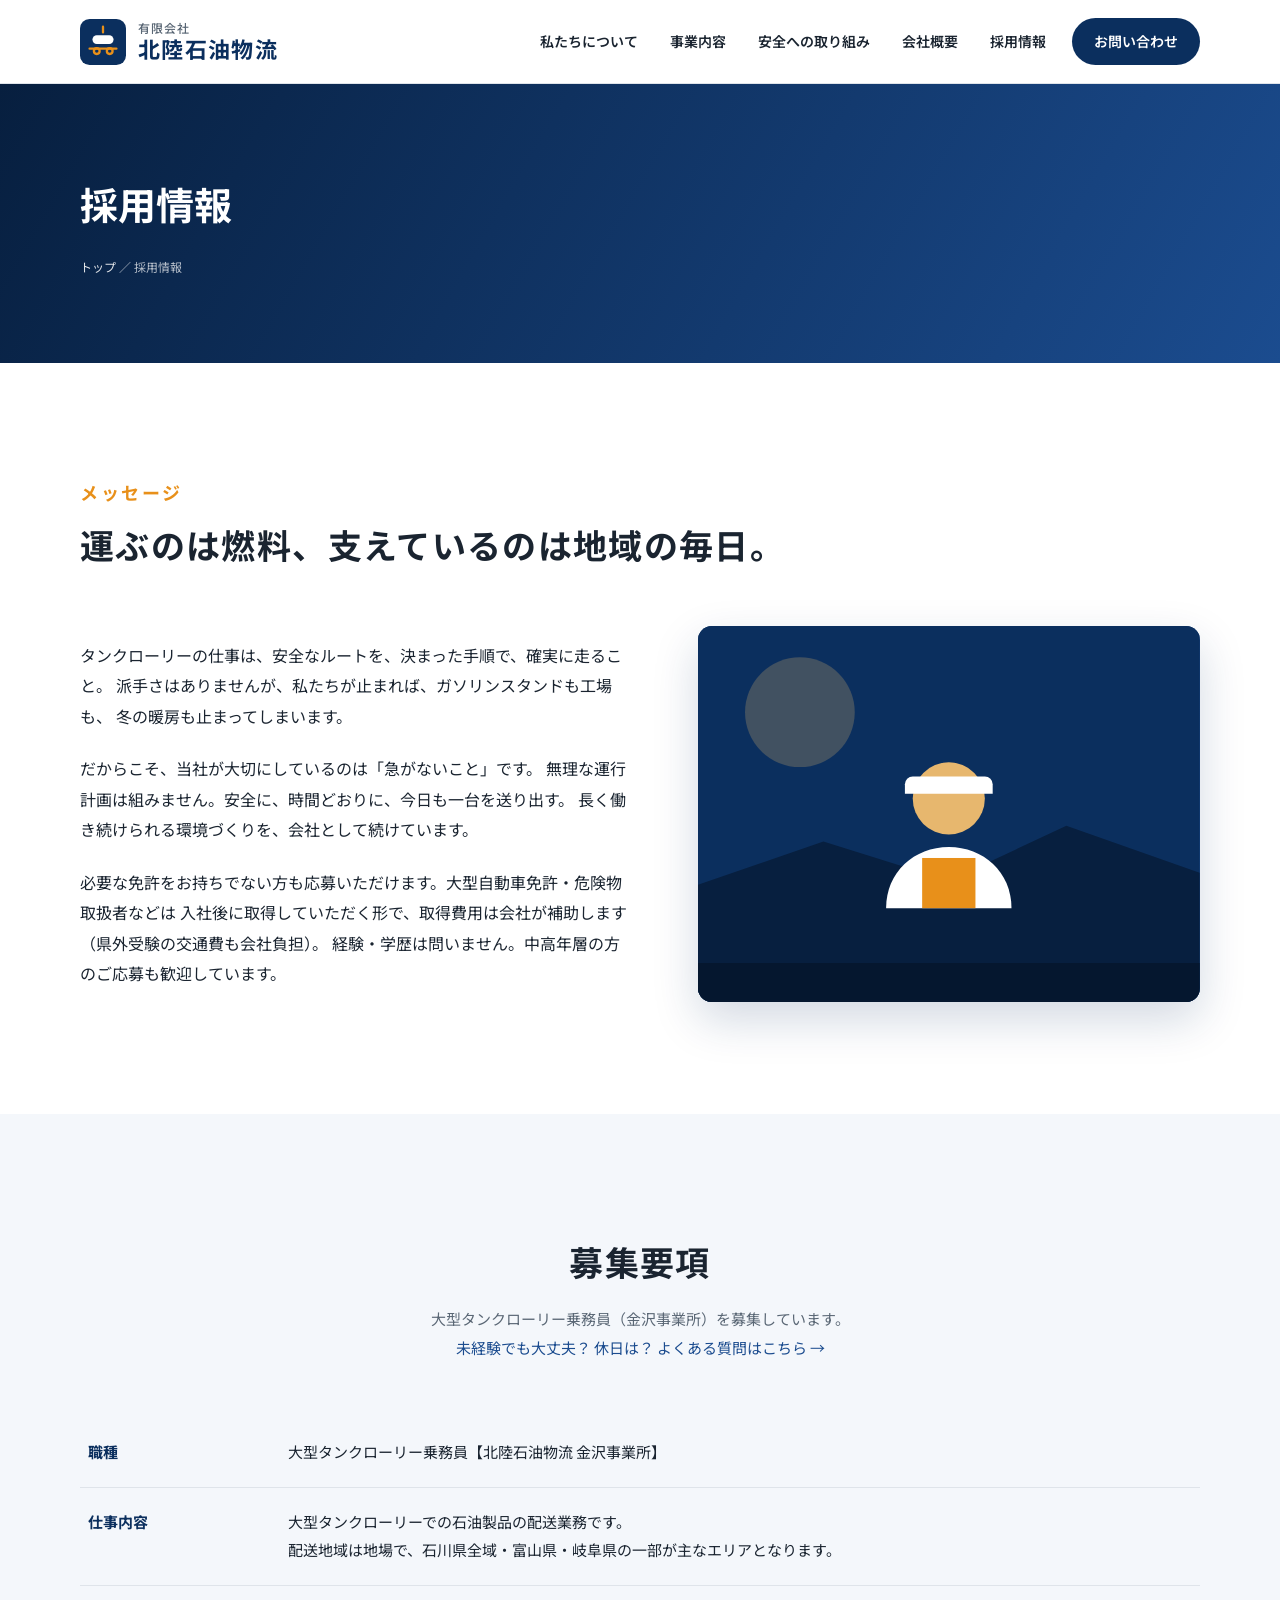
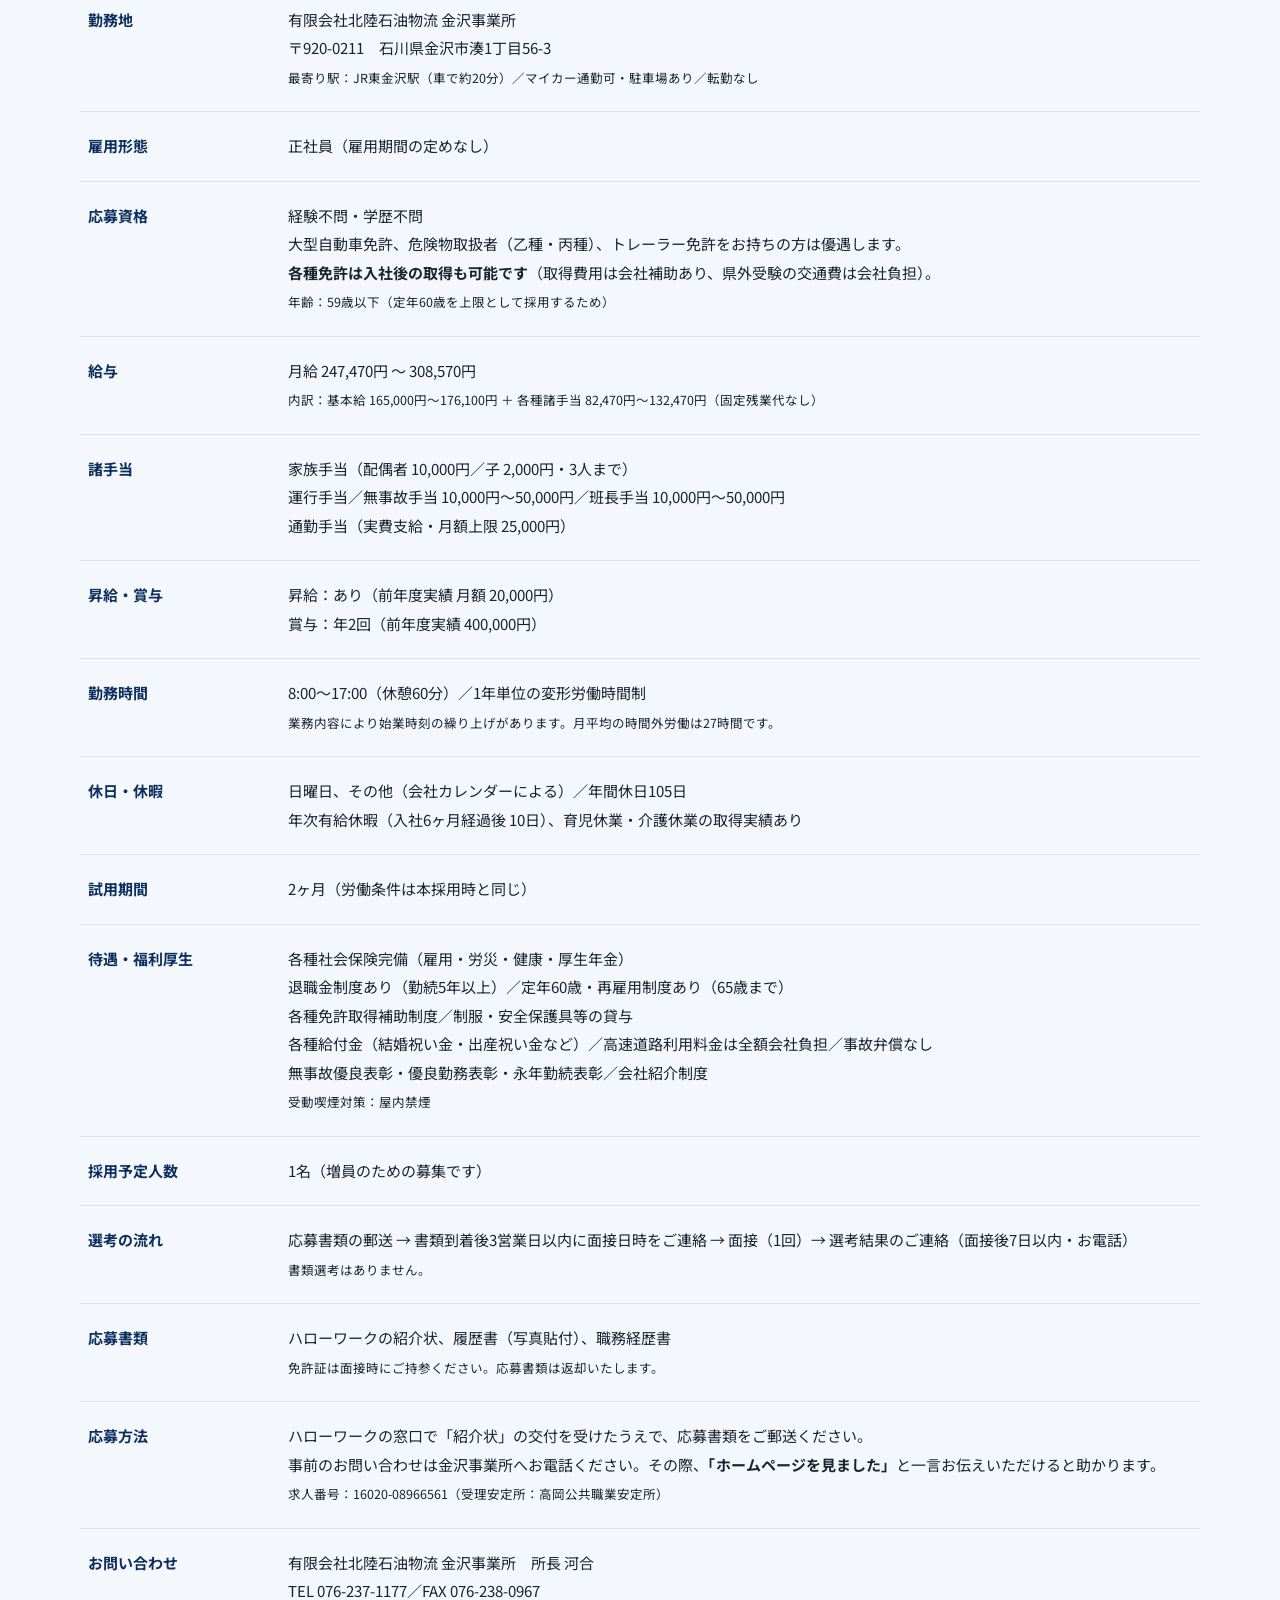
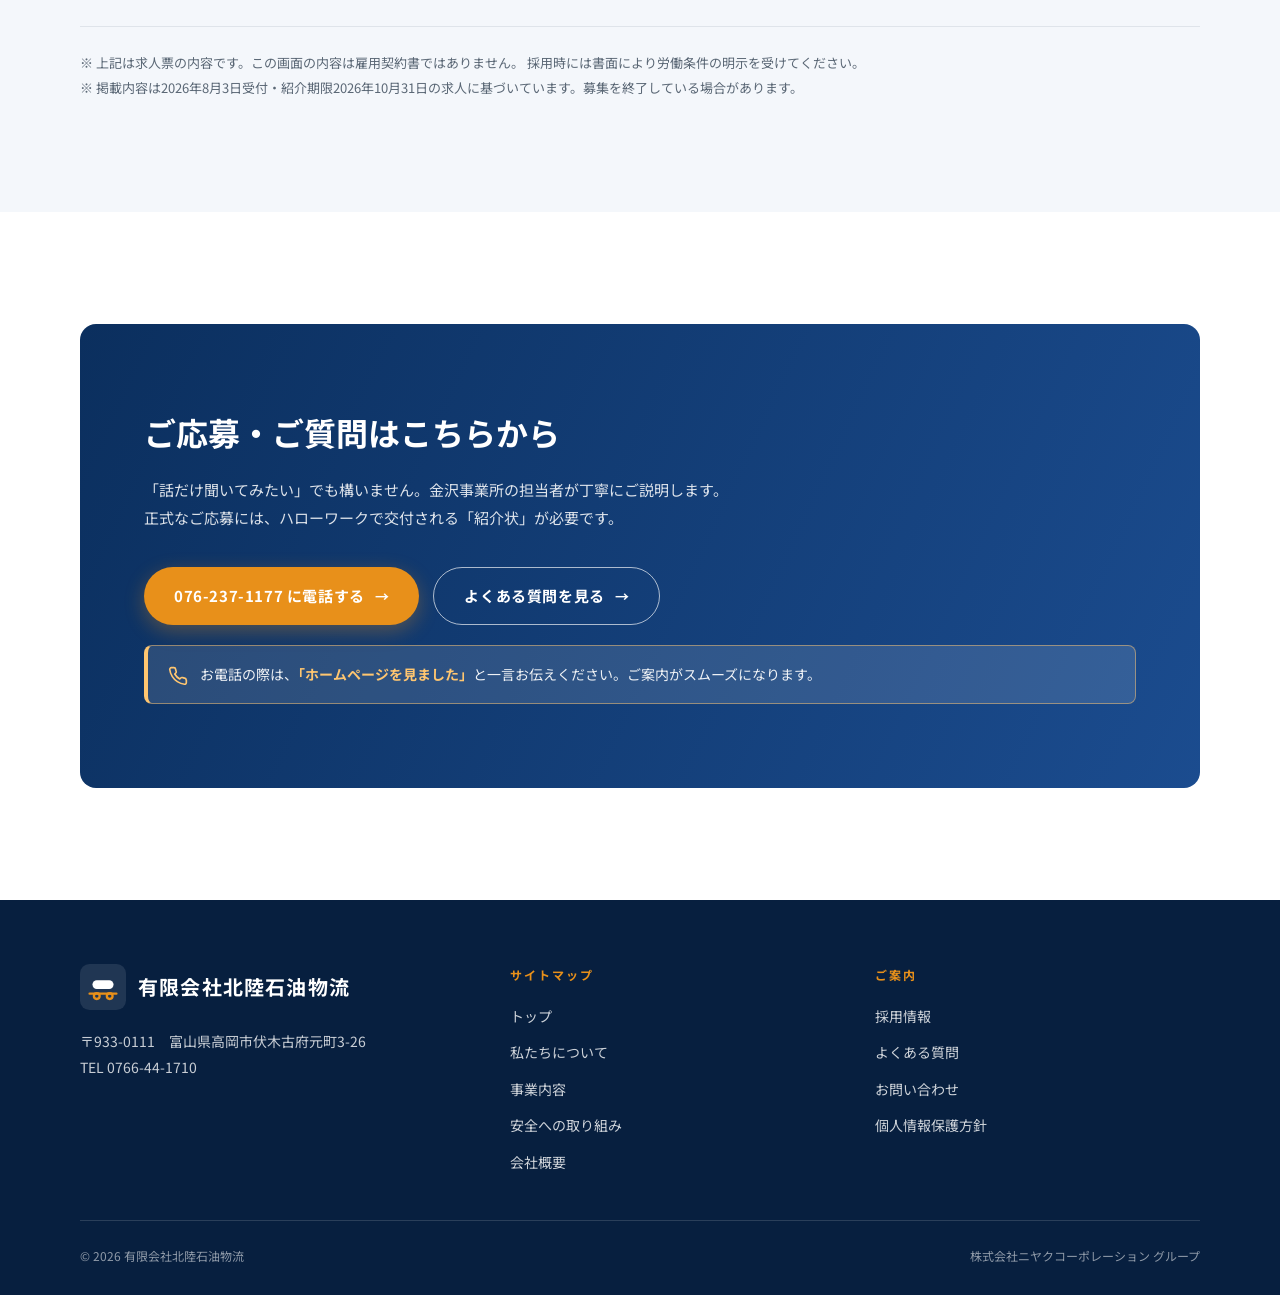
<file: recruit.html>
<!DOCTYPE html>
<html lang="ja">
<head>
<meta charset="UTF-8">
<meta name="viewport" content="width=device-width, initial-scale=1">
<meta name="robots" content="noindex, nofollow">
<title>採用情報｜有限会社北陸石油物流</title>
<meta name="description" content="有限会社北陸石油物流（富山県高岡市）のタンクローリー乗務員 採用情報。大型免許があればタンクローリー未経験の方も歓迎。危険物取扱者などの資格取得を支援します。">
<link rel="preconnect" href="https://fonts.googleapis.com">
<link rel="preconnect" href="https://fonts.gstatic.com" crossorigin>
<link href="https://fonts.googleapis.com/css2?family=Noto+Sans+JP:wght@400;500;700&display=swap" rel="stylesheet">
<link rel="stylesheet" href="assets/style.css">
<link rel="icon" href="data:image/svg+xml,<svg xmlns='http://www.w3.org/2000/svg' viewBox='0 0 32 32'><rect width='32' height='32' rx='6' fill='%230b2f5e'/><rect x='9' y='11' width='15' height='6' rx='3' fill='%23fff'/></svg>">
</head>
<body>
<header class="header">
  <div class="wrap header__inner">
    <a class="logo" href="index.html">
      <svg class="logo__mark" viewBox="0 0 48 48" aria-hidden="true">
        <rect width="48" height="48" rx="10" fill="#0b2f5e"/>
        <path d="M10 31h28" stroke="#e8901a" stroke-width="2.4" stroke-linecap="round"/>
        <rect x="13" y="17" width="22" height="9" rx="4.5" fill="#fff"/>
        <circle cx="17.5" cy="33.5" r="3" fill="none" stroke="#e8901a" stroke-width="2.4"/>
        <circle cx="31" cy="33.5" r="3" fill="none" stroke="#e8901a" stroke-width="2.4"/>
        <path d="M24 8v6" stroke="#e8901a" stroke-width="2.4" stroke-linecap="round"/>
      </svg>
      <span class="logo__text">
        <span class="logo__en">有限会社</span>
        <span class="logo__ja">北陸石油物流</span>
      </span>
    </a>
    <nav class="gnav" id="gnav" aria-label="メインメニュー">
      <a class="gnav__link" href="index.html#about">私たちについて</a>
      <a class="gnav__link" href="index.html#business">事業内容</a>
      <a class="gnav__link" href="index.html#safety">安全への取り組み</a>
      <a class="gnav__link" href="index.html#company">会社概要</a>
      <a class="gnav__link" href="recruit.html">採用情報</a>
      <a class="gnav__link gnav__link--cta" href="index.html#contact">お問い合わせ</a>
    </nav>
    <button class="burger" type="button" aria-label="メニューを開く" aria-expanded="false" aria-controls="gnav">
      <span></span><span></span><span></span>
    </button>
  </div>
</header>

<main>
<div class="pagehead">
  <div class="wrap">
    <h1 class="pagehead__title">採用情報</h1>
    <p class="breadcrumb"><a href="index.html">トップ</a> ／ 採用情報</p>
  </div>
</div>

<section class="section">
  <div class="wrap">
    <div class="section__head reveal">
      <span class="section__en">メッセージ</span>
      <h2 class="section__title">運ぶのは燃料、支えているのは地域の毎日。</h2>
    </div>
    <div class="about">
      <div class="about__body reveal">
        <p>
          タンクローリーの仕事は、安全なルートを、決まった手順で、確実に走ること。
          派手さはありませんが、私たちが止まれば、ガソリンスタンドも工場も、
          冬の暖房も止まってしまいます。
        </p>
        <p>
          だからこそ、当社が大切にしているのは「急がないこと」です。
          無理な運行計画は組みません。安全に、時間どおりに、今日も一台を送り出す。
          長く働き続けられる環境づくりを、会社として続けています。
        </p>
        <p>
          必要な免許をお持ちでない方も応募いただけます。大型自動車免許・危険物取扱者などは
          入社後に取得していただく形で、取得費用は会社が補助します（県外受験の交通費も会社負担）。
          経験・学歴は問いません。中高年層の方のご応募も歓迎しています。
        </p>
      </div>
      <!-- 【写真差し替え位置】乗務員の働く様子など -->
      <figure class="about__figure reveal" aria-hidden="true">
        <svg viewBox="0 0 640 480">
          <rect width="640" height="480" fill="#0b2f5e"/>
          <circle cx="130" cy="110" r="70" fill="#ffc670" opacity=".22"/>
          <path d="M0 330 L160 275 L320 325 L470 255 L640 315 L640 480 L0 480Z" fill="#071f3f"/>
          <g transform="translate(200 150)">
            <circle cx="120" cy="70" r="46" fill="#ffc670" opacity=".9"/>
            <path d="M40 210c0-46 36-78 80-78s80 32 80 78z" fill="#fff"/>
            <rect x="86" y="146" width="68" height="64" fill="#e8901a"/>
            <path d="M74 42h92a10 10 0 0110 10v12H64V52a10 10 0 0110-10z" fill="#fff"/>
          </g>
          <rect y="430" width="640" height="50" fill="#05172f"/>
        </svg>
      </figure>
    </div>
  </div>
</section>

<section class="section section--tint">
  <div class="wrap">
    <div class="section__head section__head--center reveal">
      <h2 class="section__title">募集要項</h2>
      <p class="section__desc">
        大型タンクローリー乗務員（金沢事業所）を募集しています。<br>
        <a href="qa.html">未経験でも大丈夫？ 休日は？ よくある質問はこちら →</a>
      </p>
    </div>
    <div class="reveal">
      <table class="table">
        <tbody>
          <tr><th>職種</th><td>大型タンクローリー乗務員【北陸石油物流 金沢事業所】</td></tr>
          <tr><th>仕事内容</th><td>
            大型タンクローリーでの石油製品の配送業務です。<br>
            配送地域は地場で、石川県全域・富山県・岐阜県の一部が主なエリアとなります。
          </td></tr>
          <tr><th>勤務地</th><td>
            有限会社北陸石油物流 金沢事業所<br>
            〒920-0211　石川県金沢市湊1丁目56-3<br>
            <small>最寄り駅：JR東金沢駅（車で約20分）／マイカー通勤可・駐車場あり／転勤なし</small>
          </td></tr>
          <tr><th>雇用形態</th><td>正社員（雇用期間の定めなし）</td></tr>
          <tr><th>応募資格</th><td>
            経験不問・学歴不問<br>
            大型自動車免許、危険物取扱者（乙種・丙種）、トレーラー免許をお持ちの方は優遇します。<br>
            <strong>各種免許は入社後の取得も可能です</strong>（取得費用は会社補助あり、県外受験の交通費は会社負担）。<br>
            <small>年齢：59歳以下（定年60歳を上限として採用するため）</small>
          </td></tr>
          <tr><th>給与</th><td>
            月給 247,470円 〜 308,570円<br>
            <small>内訳：基本給 165,000円〜176,100円 ＋ 各種諸手当 82,470円〜132,470円（固定残業代なし）</small>
          </td></tr>
          <tr><th>諸手当</th><td>
            家族手当（配偶者 10,000円／子 2,000円・3人まで）<br>
            運行手当／無事故手当 10,000円〜50,000円／班長手当 10,000円〜50,000円<br>
            通勤手当（実費支給・月額上限 25,000円）
          </td></tr>
          <tr><th>昇給・賞与</th><td>
            昇給：あり（前年度実績 月額 20,000円）<br>
            賞与：年2回（前年度実績 400,000円）
          </td></tr>
          <tr><th>勤務時間</th><td>
            8:00〜17:00（休憩60分）／1年単位の変形労働時間制<br>
            <small>業務内容により始業時刻の繰り上げがあります。月平均の時間外労働は27時間です。</small>
          </td></tr>
          <tr><th>休日・休暇</th><td>
            日曜日、その他（会社カレンダーによる）／年間休日105日<br>
            年次有給休暇（入社6ヶ月経過後 10日）、育児休業・介護休業の取得実績あり
          </td></tr>
          <tr><th>試用期間</th><td>2ヶ月（労働条件は本採用時と同じ）</td></tr>
          <tr><th>待遇・福利厚生</th><td>
            各種社会保険完備（雇用・労災・健康・厚生年金）<br>
            退職金制度あり（勤続5年以上）／定年60歳・再雇用制度あり（65歳まで）<br>
            各種免許取得補助制度／制服・安全保護具等の貸与<br>
            各種給付金（結婚祝い金・出産祝い金など）／高速道路利用料金は全額会社負担／事故弁償なし<br>
            無事故優良表彰・優良勤務表彰・永年勤続表彰／会社紹介制度<br>
            <small>受動喫煙対策：屋内禁煙</small>
          </td></tr>
          <tr><th>採用予定人数</th><td>1名（増員のための募集です）</td></tr>
          <tr><th>選考の流れ</th><td>
            応募書類の郵送 → 書類到着後3営業日以内に面接日時をご連絡 → 面接（1回）→ 選考結果のご連絡（面接後7日以内・お電話）<br>
            <small>書類選考はありません。</small>
          </td></tr>
          <tr><th>応募書類</th><td>
            ハローワークの紹介状、履歴書（写真貼付）、職務経歴書<br>
            <small>免許証は面接時にご持参ください。応募書類は返却いたします。</small>
          </td></tr>
          <tr><th>応募方法</th><td>
            ハローワークの窓口で「紹介状」の交付を受けたうえで、応募書類をご郵送ください。<br>
            事前のお問い合わせは金沢事業所へお電話ください。その際、<strong>「ホームページを見ました」</strong>と一言お伝えいただけると助かります。<br>
            <small>求人番号：16020-08966561（受理安定所：高岡公共職業安定所）</small>
          </td></tr>
          <tr><th>お問い合わせ</th><td>
            有限会社北陸石油物流 金沢事業所　所長 河合<br>
            TEL 076-237-1177／FAX 076-238-0967
          </td></tr>
        </tbody>
      </table>
      <p style="margin-top:24px;font-size:13px;color:var(--ink-mute)">
        ※ 上記は求人票の内容です。この画面の内容は雇用契約書ではありません。
        採用時には書面により労働条件の明示を受けてください。<br>
        ※ 掲載内容は2026年8月3日受付・紹介期限2026年10月31日の求人に基づいています。募集を終了している場合があります。
      </p>
    </div>
  </div>
</section>

<section class="section">
  <div class="wrap">
    <div class="recruit-cta reveal">
      <h2 class="recruit-cta__title">ご応募・ご質問はこちらから</h2>
      <p class="recruit-cta__text">
        「話だけ聞いてみたい」でも構いません。金沢事業所の担当者が丁寧にご説明します。<br>
        正式なご応募には、ハローワークで交付される「紹介状」が必要です。
      </p>
      <div class="recruit-cta__actions">
        <a class="btn btn--primary" href="tel:0762371177">076-237-1177 に電話する</a>
        <a class="btn btn--ghost" href="qa.html">よくある質問を見る</a>
      </div>
      <div class="callout  callout--on-dark"><svg class="callout__icon" viewBox="0 0 24 24" fill="none" stroke="currentColor" stroke-width="2" stroke-linecap="round" stroke-linejoin="round" aria-hidden="true"><path d="M22 16.9v3a2 2 0 01-2.2 2 19.8 19.8 0 01-8.6-3.1 19.5 19.5 0 01-6-6A19.8 19.8 0 012.1 4.2 2 2 0 014.1 2h3a2 2 0 012 1.7c.1.9.3 1.8.7 2.6a2 2 0 01-.5 2.1L8.1 9.6a16 16 0 006 6l1.2-1.2a2 2 0 012.1-.5c.8.4 1.7.6 2.6.7a2 2 0 011.7 2z"/></svg><p>お電話の際は、<strong>「ホームページを見ました」</strong>と一言お伝えください。ご案内がスムーズになります。</p></div>
    </div>
  </div>
</section>
</main>
<footer class="footer">
  <div class="wrap">
    <div class="footer__top">
      <div>
        <div class="logo footer__logo">
          <svg class="logo__mark" viewBox="0 0 48 48" aria-hidden="true">
            <rect width="48" height="48" rx="10" fill="#fff" opacity=".1"/>
            <path d="M10 31h28" stroke="#e8901a" stroke-width="2.4" stroke-linecap="round"/>
            <rect x="13" y="17" width="22" height="9" rx="4.5" fill="#fff"/>
            <circle cx="17.5" cy="33.5" r="3" fill="none" stroke="#e8901a" stroke-width="2.4"/>
            <circle cx="31" cy="33.5" r="3" fill="none" stroke="#e8901a" stroke-width="2.4"/>
          </svg>
          <span class="logo__text">
            <span class="logo__ja">有限会社北陸石油物流</span>
          </span>
        </div>
        <p class="footer__addr">
          〒933-0111　富山県高岡市伏木古府元町3-26<br>
          TEL 0766-44-1710
        </p>
      </div>
      <div>
        <p class="footer__heading">サイトマップ</p>
        <ul class="footer__list">
          <li><a href="index.html">トップ</a></li>
          <li><a href="index.html#about">私たちについて</a></li>
          <li><a href="index.html#business">事業内容</a></li>
          <li><a href="index.html#safety">安全への取り組み</a></li>
          <li><a href="index.html#company">会社概要</a></li>
        </ul>
      </div>
      <div>
        <p class="footer__heading">ご案内</p>
        <ul class="footer__list">
          <li><a href="recruit.html">採用情報</a></li>
          <li><a href="qa.html">よくある質問</a></li>
          <li><a href="index.html#contact">お問い合わせ</a></li>
          <li><a href="privacy.html">個人情報保護方針</a></li>
        </ul>
      </div>
    </div>
    <div class="footer__bottom">
      <span>&copy; 2026 有限会社北陸石油物流</span>
      <span>株式会社ニヤクコーポレーション グループ</span>
    </div>
  </div>
</footer>
<script src="assets/script.js"></script>
</body>
</html>
</file>
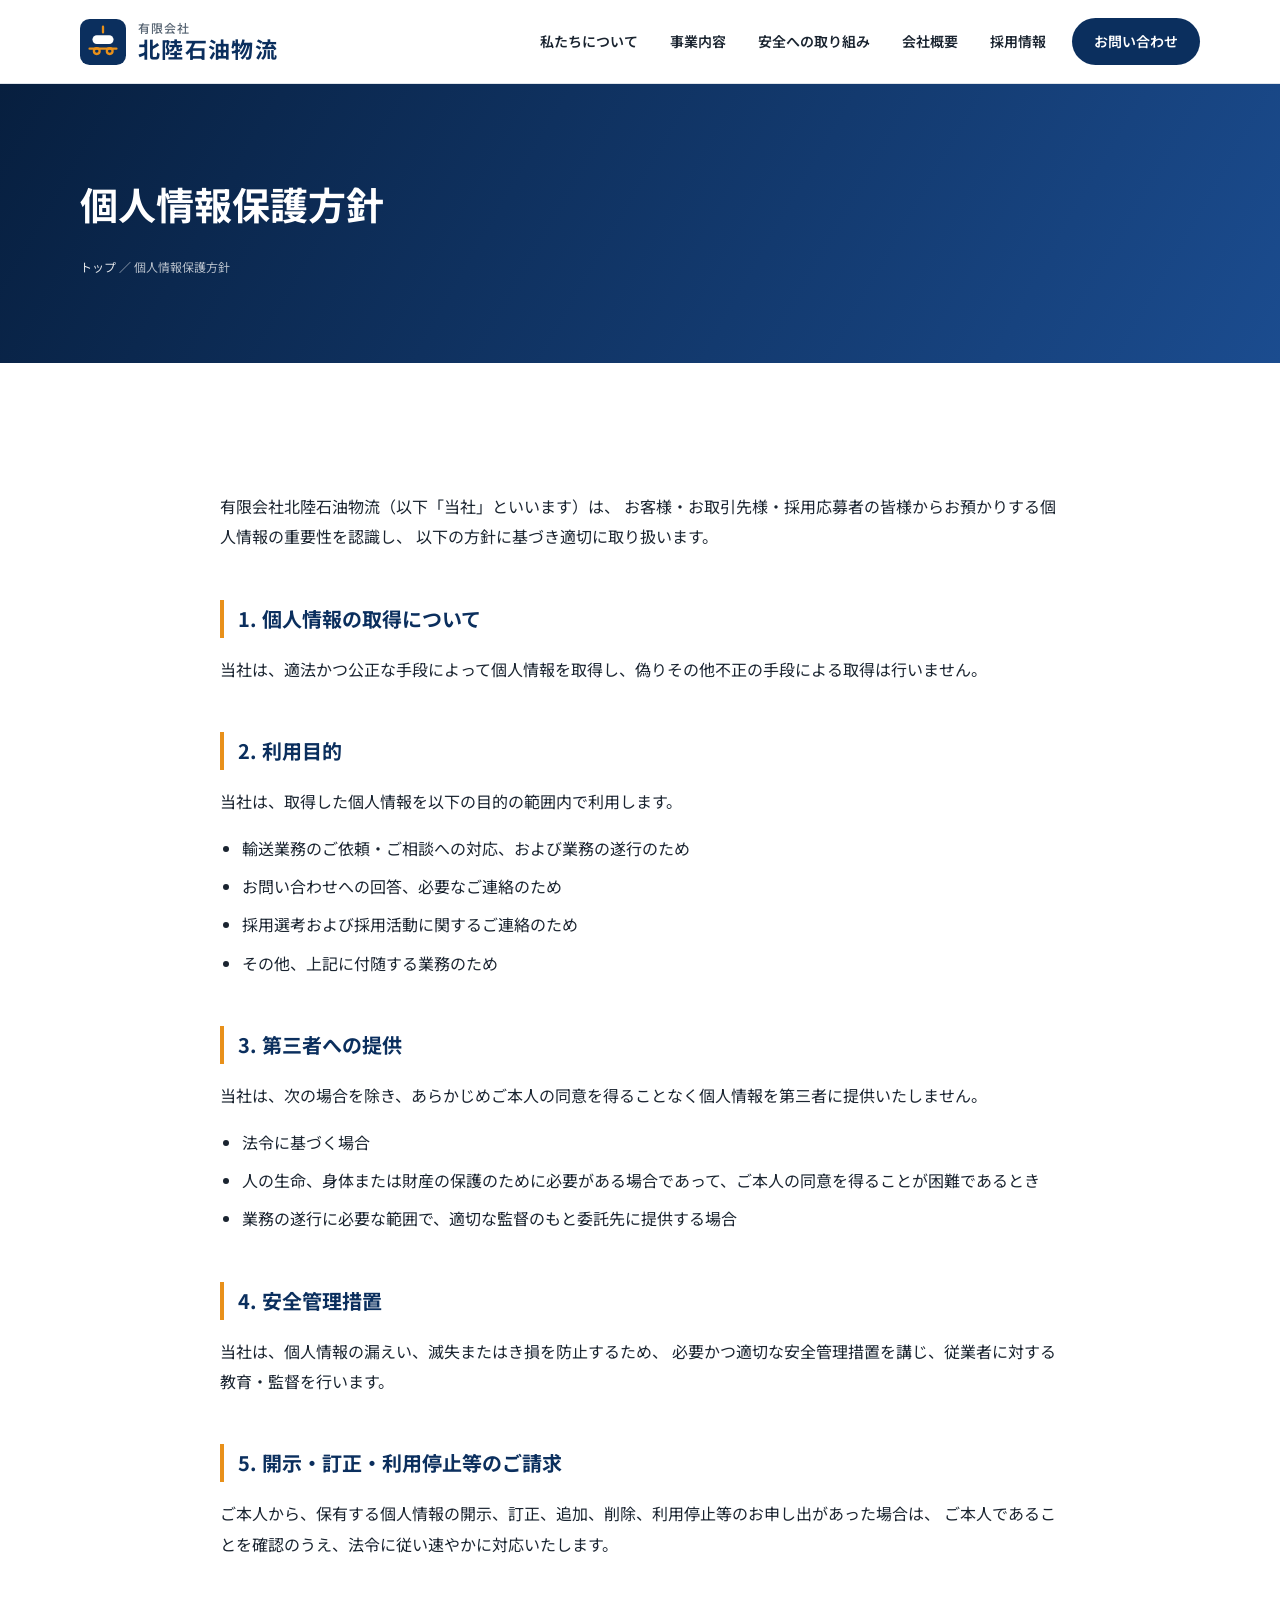
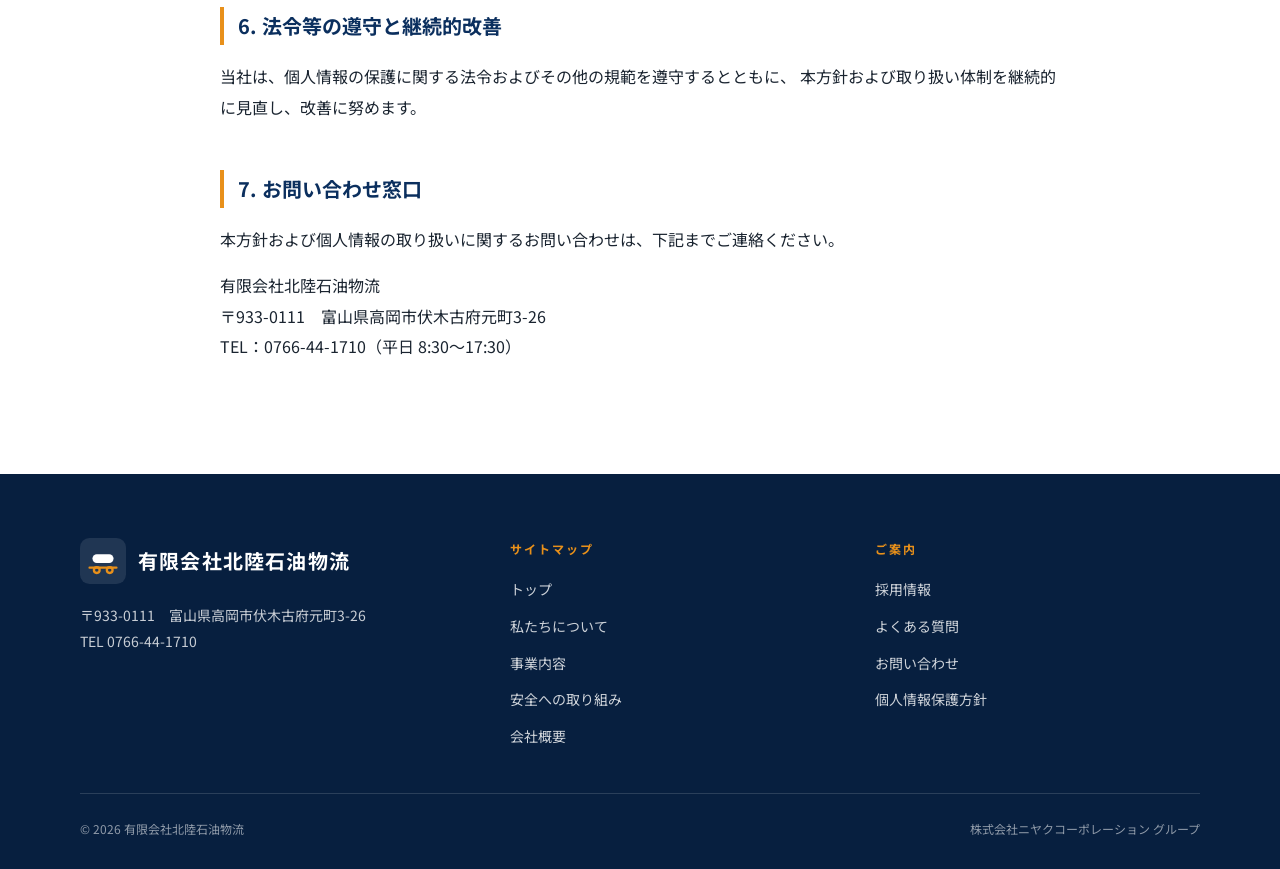
<file: p-ed1b7f15d6154fcb/privacy.html>
<!DOCTYPE html>
<html lang="ja">
<head>
<meta charset="UTF-8">
<meta name="viewport" content="width=device-width, initial-scale=1">
<title>個人情報保護方針｜有限会社北陸石油物流</title>
<meta name="description" content="有限会社北陸石油物流の個人情報保護方針（プライバシーポリシー）です。">
<meta property="og:type" content="website">
<meta property="og:site_name" content="有限会社北陸石油物流">
<meta property="og:title" content="個人情報保護方針｜有限会社北陸石油物流">
<meta property="og:description" content="有限会社北陸石油物流の個人情報保護方針です。">
<meta property="og:image" content="assets/tanker.jpg">
<meta property="og:locale" content="ja_JP">
<meta name="robots" content="noindex, nofollow">
<link rel="preconnect" href="https://fonts.googleapis.com">
<link rel="preconnect" href="https://fonts.gstatic.com" crossorigin>
<link href="https://fonts.googleapis.com/css2?family=Noto+Sans+JP:wght@400;500;700&display=swap" rel="stylesheet">
<link rel="stylesheet" href="assets/style.css">
<link rel="icon" href="data:image/svg+xml,<svg xmlns='http://www.w3.org/2000/svg' viewBox='0 0 32 32'><rect width='32' height='32' rx='6' fill='%230b2f5e'/><rect x='9' y='11' width='15' height='6' rx='3' fill='%23fff'/></svg>">
</head>
<body>
<header class="header">
  <div class="wrap header__inner">
    <a class="logo" href="index.html">
      <svg class="logo__mark" viewBox="0 0 48 48" aria-hidden="true">
        <rect width="48" height="48" rx="10" fill="#0b2f5e"/>
        <path d="M10 31h28" stroke="#e8901a" stroke-width="2.4" stroke-linecap="round"/>
        <rect x="13" y="17" width="22" height="9" rx="4.5" fill="#fff"/>
        <circle cx="17.5" cy="33.5" r="3" fill="none" stroke="#e8901a" stroke-width="2.4"/>
        <circle cx="31" cy="33.5" r="3" fill="none" stroke="#e8901a" stroke-width="2.4"/>
        <path d="M24 8v6" stroke="#e8901a" stroke-width="2.4" stroke-linecap="round"/>
      </svg>
      <span class="logo__text">
        <span class="logo__en">有限会社</span>
        <span class="logo__ja">北陸石油物流</span>
      </span>
    </a>
    <nav class="gnav" id="gnav" aria-label="メインメニュー">
      <a class="gnav__link" href="index.html#about">私たちについて</a>
      <a class="gnav__link" href="index.html#business">事業内容</a>
      <a class="gnav__link" href="index.html#safety">安全への取り組み</a>
      <a class="gnav__link" href="index.html#company">会社概要</a>
      <a class="gnav__link" href="recruit.html">採用情報</a>
      <a class="gnav__link gnav__link--cta" href="index.html#contact">お問い合わせ</a>
    </nav>
    <button class="burger" type="button" aria-label="メニューを開く" aria-expanded="false" aria-controls="gnav">
      <span></span><span></span><span></span>
    </button>
  </div>
</header>

<main>
<div class="pagehead">
  <div class="wrap">
    <h1 class="pagehead__title">個人情報保護方針</h1>
    <p class="breadcrumb"><a href="index.html">トップ</a> ／ 個人情報保護方針</p>
  </div>
</div>

<section class="section">
  <div class="wrap" style="max-width:840px">
    <div class="prose reveal">
      <p>
        有限会社北陸石油物流（以下「当社」といいます）は、
        お客様・お取引先様・採用応募者の皆様からお預かりする個人情報の重要性を認識し、
        以下の方針に基づき適切に取り扱います。
      </p>

      <h2>1. 個人情報の取得について</h2>
      <p>当社は、適法かつ公正な手段によって個人情報を取得し、偽りその他不正の手段による取得は行いません。</p>

      <h2>2. 利用目的</h2>
      <p>当社は、取得した個人情報を以下の目的の範囲内で利用します。</p>
      <ul>
        <li>輸送業務のご依頼・ご相談への対応、および業務の遂行のため</li>
        <li>お問い合わせへの回答、必要なご連絡のため</li>
        <li>採用選考および採用活動に関するご連絡のため</li>
        <li>その他、上記に付随する業務のため</li>
      </ul>

      <h2>3. 第三者への提供</h2>
      <p>
        当社は、次の場合を除き、あらかじめご本人の同意を得ることなく個人情報を第三者に提供いたしません。
      </p>
      <ul>
        <li>法令に基づく場合</li>
        <li>人の生命、身体または財産の保護のために必要がある場合であって、ご本人の同意を得ることが困難であるとき</li>
        <li>業務の遂行に必要な範囲で、適切な監督のもと委託先に提供する場合</li>
      </ul>

      <h2>4. 安全管理措置</h2>
      <p>
        当社は、個人情報の漏えい、滅失またはき損を防止するため、
        必要かつ適切な安全管理措置を講じ、従業者に対する教育・監督を行います。
      </p>

      <h2>5. 開示・訂正・利用停止等のご請求</h2>
      <p>
        ご本人から、保有する個人情報の開示、訂正、追加、削除、利用停止等のお申し出があった場合は、
        ご本人であることを確認のうえ、法令に従い速やかに対応いたします。
      </p>

      <h2>6. 法令等の遵守と継続的改善</h2>
      <p>
        当社は、個人情報の保護に関する法令およびその他の規範を遵守するとともに、
        本方針および取り扱い体制を継続的に見直し、改善に努めます。
      </p>

      <h2>7. お問い合わせ窓口</h2>
      <p>
        本方針および個人情報の取り扱いに関するお問い合わせは、下記までご連絡ください。
      </p>
      <p>
        有限会社北陸石油物流<br>
        〒933-0111　富山県高岡市伏木古府元町3-26<br>
        TEL：0766-44-1710（平日 8:30〜17:30）
      </p>
    </div>
  </div>
</section>
</main>
<footer class="footer">
  <div class="wrap">
    <div class="footer__top">
      <div>
        <div class="logo footer__logo">
          <svg class="logo__mark" viewBox="0 0 48 48" aria-hidden="true">
            <rect width="48" height="48" rx="10" fill="#fff" opacity=".1"/>
            <path d="M10 31h28" stroke="#e8901a" stroke-width="2.4" stroke-linecap="round"/>
            <rect x="13" y="17" width="22" height="9" rx="4.5" fill="#fff"/>
            <circle cx="17.5" cy="33.5" r="3" fill="none" stroke="#e8901a" stroke-width="2.4"/>
            <circle cx="31" cy="33.5" r="3" fill="none" stroke="#e8901a" stroke-width="2.4"/>
          </svg>
          <span class="logo__text">
            <span class="logo__ja">有限会社北陸石油物流</span>
          </span>
        </div>
        <p class="footer__addr">
          〒933-0111　富山県高岡市伏木古府元町3-26<br>
          TEL 0766-44-1710
        </p>
      </div>
      <div>
        <p class="footer__heading">サイトマップ</p>
        <ul class="footer__list">
          <li><a href="index.html">トップ</a></li>
          <li><a href="index.html#about">私たちについて</a></li>
          <li><a href="index.html#business">事業内容</a></li>
          <li><a href="index.html#safety">安全への取り組み</a></li>
          <li><a href="index.html#company">会社概要</a></li>
        </ul>
      </div>
      <div>
        <p class="footer__heading">ご案内</p>
        <ul class="footer__list">
          <li><a href="recruit.html">採用情報</a></li>
          <li><a href="qa.html">よくある質問</a></li>
          <li><a href="index.html#contact">お問い合わせ</a></li>
          <li><a href="privacy.html">個人情報保護方針</a></li>
        </ul>
      </div>
    </div>
    <div class="footer__bottom">
      <span>&copy; 2026 有限会社北陸石油物流</span>
      <span>株式会社ニヤクコーポレーション グループ</span>
    </div>
  </div>
</footer>
<script src="assets/script.js"></script>
</body>
</html>
</file>
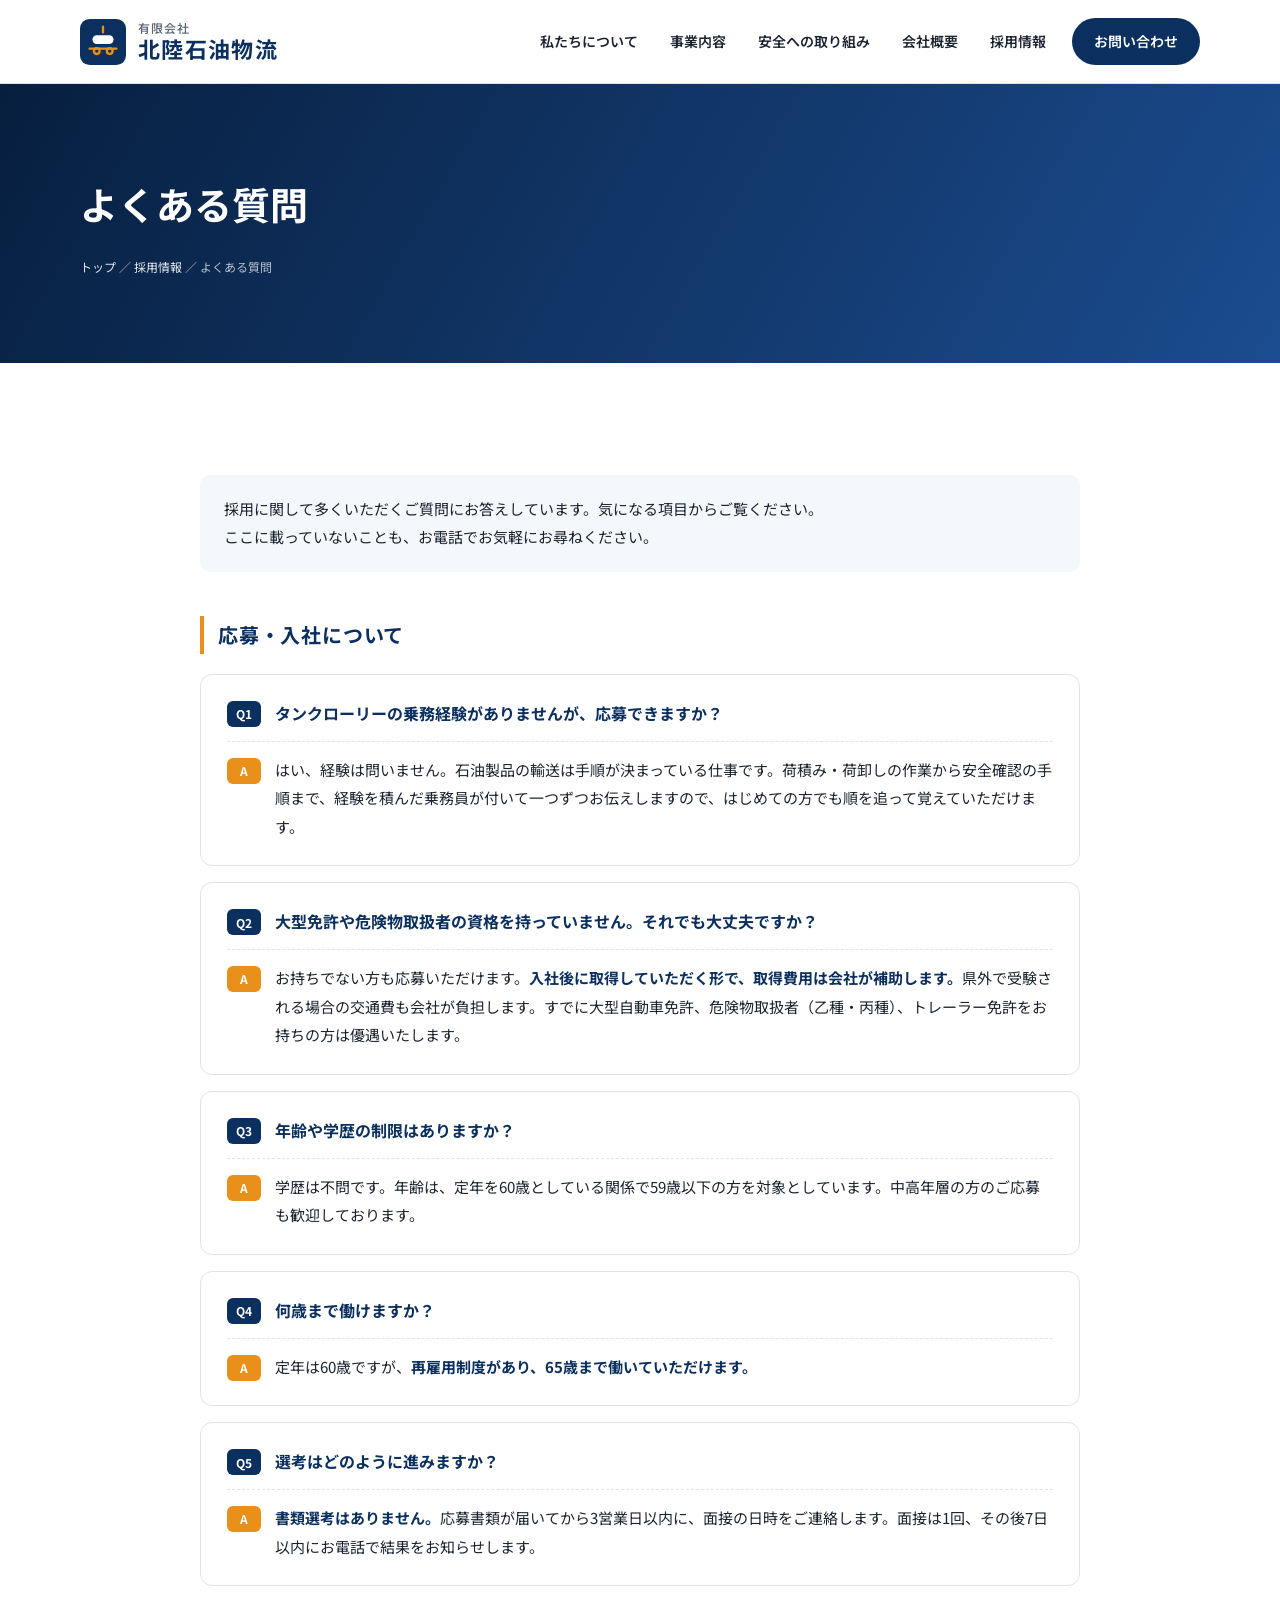
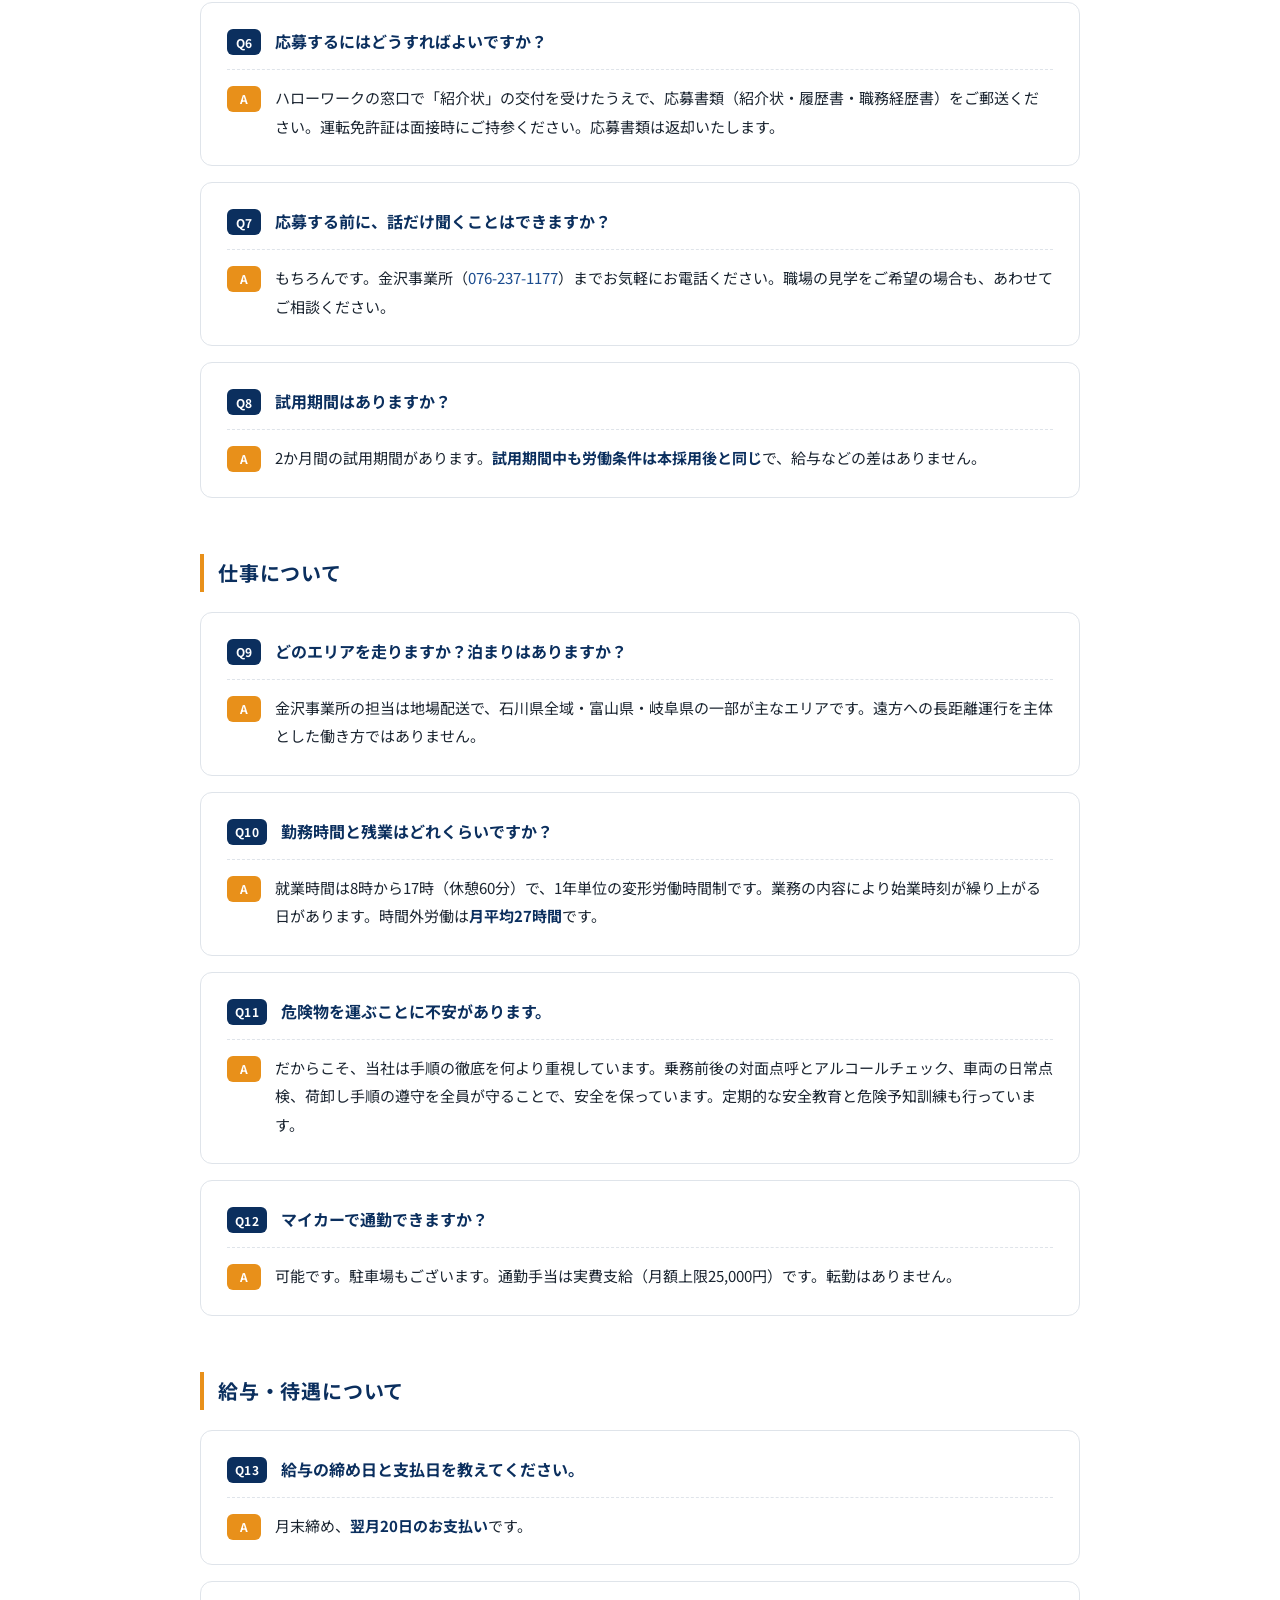
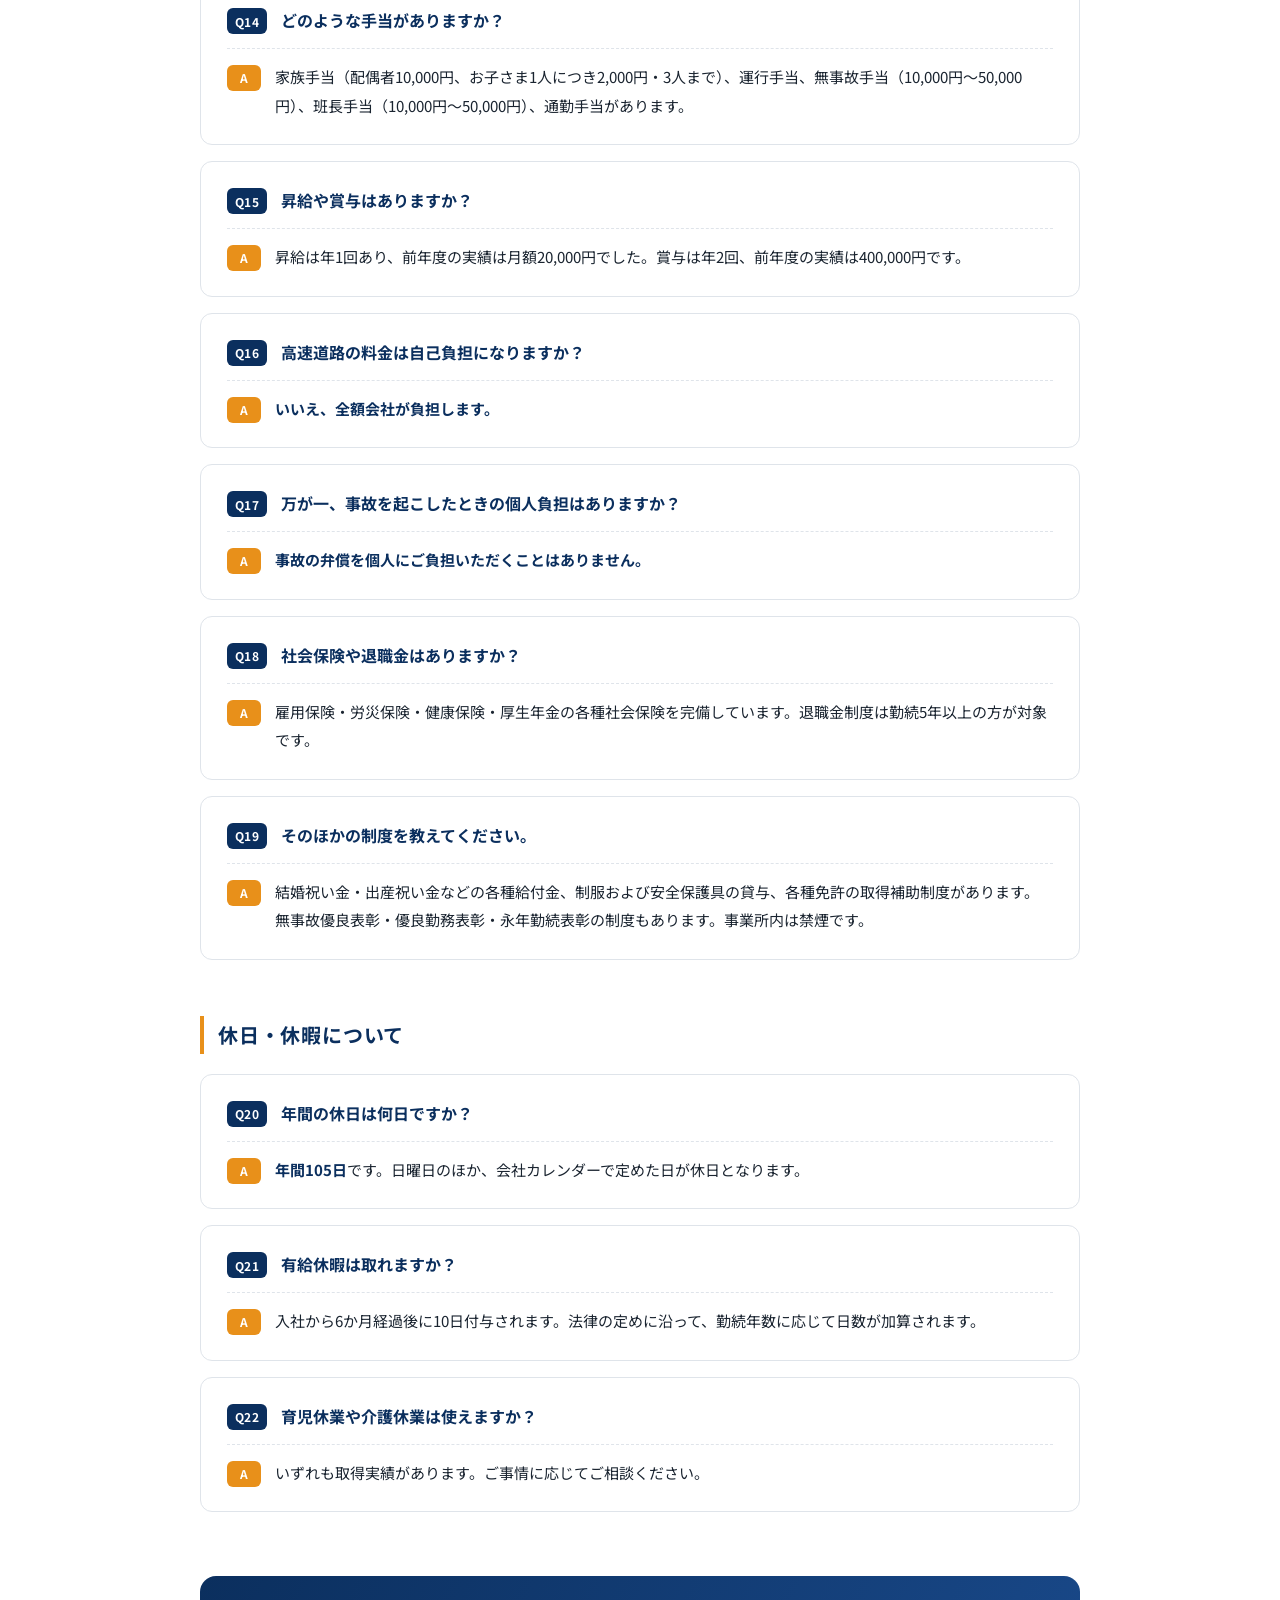
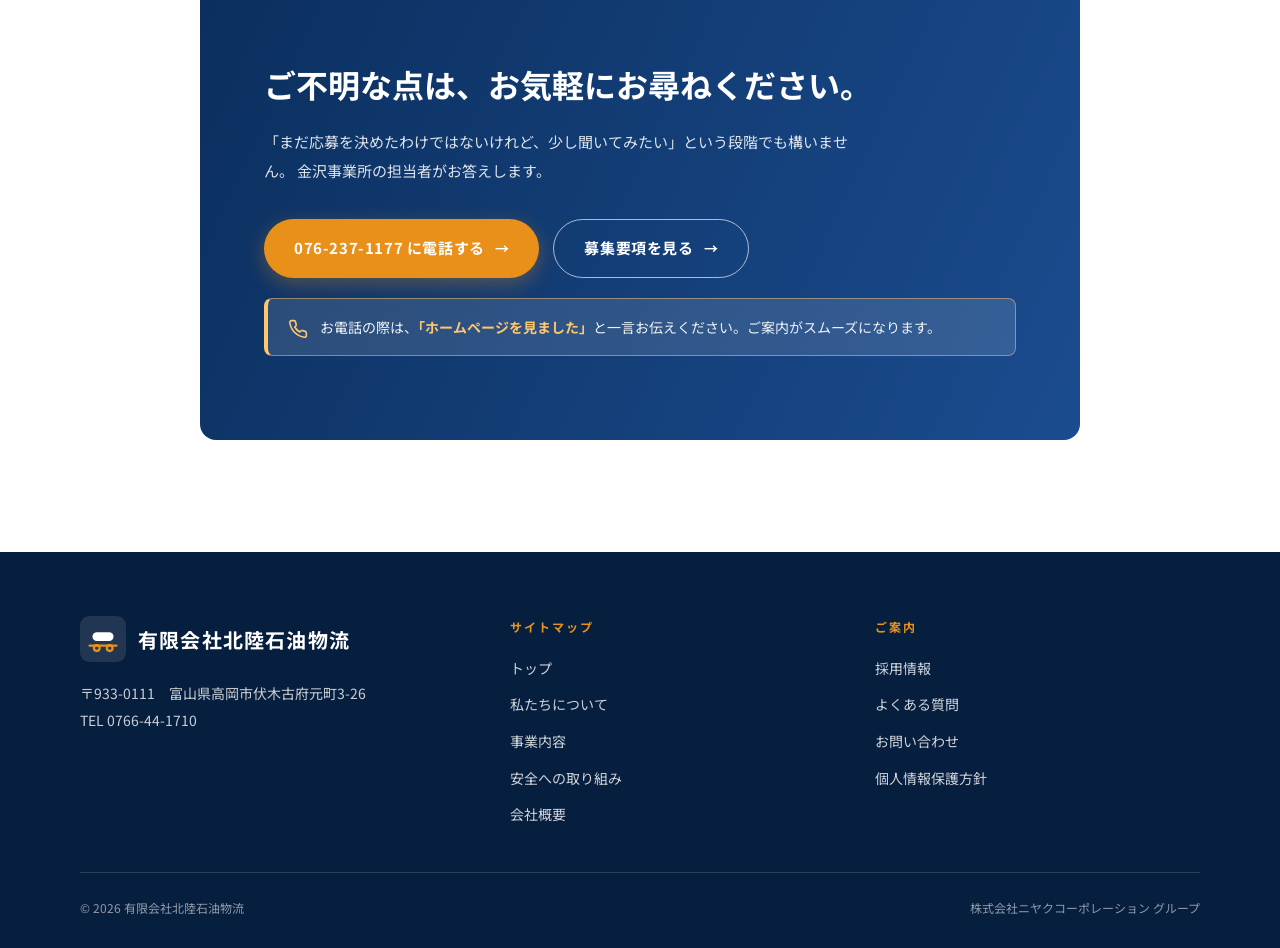
<file: p-ed1b7f15d6154fcb/qa.html>
<!DOCTYPE html>
<html lang="ja">
<head>
<meta charset="UTF-8">
<meta name="viewport" content="width=device-width, initial-scale=1">
<meta name="robots" content="noindex, nofollow">
<title>よくある質問｜有限会社北陸石油物流 採用情報</title>
<meta name="description" content="有限会社北陸石油物流の採用に関するよくある質問。未経験・免許なしからの応募、試用期間、年間休日、給与の支払い、高速代や事故時の負担などにお答えしています。">
<meta property="og:type" content="website">
<meta property="og:site_name" content="有限会社北陸石油物流">
<meta property="og:title" content="よくある質問｜有限会社北陸石油物流 採用情報">
<meta property="og:description" content="未経験でも応募できる？ 休日は？ 高速代や事故時の負担は？ 採用に関する22のご質問にお答えしています。">
<meta property="og:image" content="assets/tanker.jpg">
<meta property="og:locale" content="ja_JP">
<link rel="preconnect" href="https://fonts.googleapis.com">
<link rel="preconnect" href="https://fonts.gstatic.com" crossorigin>
<link href="https://fonts.googleapis.com/css2?family=Noto+Sans+JP:wght@400;500;700&display=swap" rel="stylesheet">
<link rel="stylesheet" href="assets/style.css">
<link rel="icon" href="data:image/svg+xml,<svg xmlns='http://www.w3.org/2000/svg' viewBox='0 0 32 32'><rect width='32' height='32' rx='6' fill='%230b2f5e'/><rect x='9' y='11' width='15' height='6' rx='3' fill='%23fff'/></svg>">
</head>
<body>
<header class="header">
  <div class="wrap header__inner">
    <a class="logo" href="index.html">
      <svg class="logo__mark" viewBox="0 0 48 48" aria-hidden="true">
        <rect width="48" height="48" rx="10" fill="#0b2f5e"/>
        <path d="M10 31h28" stroke="#e8901a" stroke-width="2.4" stroke-linecap="round"/>
        <rect x="13" y="17" width="22" height="9" rx="4.5" fill="#fff"/>
        <circle cx="17.5" cy="33.5" r="3" fill="none" stroke="#e8901a" stroke-width="2.4"/>
        <circle cx="31" cy="33.5" r="3" fill="none" stroke="#e8901a" stroke-width="2.4"/>
        <path d="M24 8v6" stroke="#e8901a" stroke-width="2.4" stroke-linecap="round"/>
      </svg>
      <span class="logo__text">
        <span class="logo__en">有限会社</span>
        <span class="logo__ja">北陸石油物流</span>
      </span>
    </a>
    <nav class="gnav" id="gnav" aria-label="メインメニュー">
      <a class="gnav__link" href="index.html#about">私たちについて</a>
      <a class="gnav__link" href="index.html#business">事業内容</a>
      <a class="gnav__link" href="index.html#safety">安全への取り組み</a>
      <a class="gnav__link" href="index.html#company">会社概要</a>
      <a class="gnav__link" href="recruit.html">採用情報</a>
      <a class="gnav__link gnav__link--cta" href="index.html#contact">お問い合わせ</a>
    </nav>
    <button class="burger" type="button" aria-label="メニューを開く" aria-expanded="false" aria-controls="gnav">
      <span></span><span></span><span></span>
    </button>
  </div>
</header>
<main>
<div class="pagehead">
  <div class="wrap">
    <h1 class="pagehead__title">よくある質問</h1>
    <p class="breadcrumb"><a href="index.html">トップ</a> ／ <a href="recruit.html">採用情報</a> ／ よくある質問</p>
  </div>
</div>

<section class="section">
  <div class="wrap" style="max-width:880px">
    <p class="qa__intro reveal">
      採用に関して多くいただくご質問にお答えしています。気になる項目からご覧ください。<br>
      ここに載っていないことも、お電話でお気軽にお尋ねください。
    </p>

      <h2 class="qa__cat">応募・入社について</h2>
      <div class="qa__list">
        <div class="qa__item reveal">
          <p class="qa__q"><span class="qa__mark">Q1</span><span class="qa__text">タンクローリーの乗務経験がありませんが、応募できますか？</span></p>
          <p class="qa__a"><span class="qa__mark qa__mark--a">A</span><span class="qa__text">はい、経験は問いません。石油製品の輸送は手順が決まっている仕事です。荷積み・荷卸しの作業から安全確認の手順まで、経験を積んだ乗務員が付いて一つずつお伝えしますので、はじめての方でも順を追って覚えていただけます。</span></p>
        </div>
        <div class="qa__item reveal">
          <p class="qa__q"><span class="qa__mark">Q2</span><span class="qa__text">大型免許や危険物取扱者の資格を持っていません。それでも大丈夫ですか？</span></p>
          <p class="qa__a"><span class="qa__mark qa__mark--a">A</span><span class="qa__text">お持ちでない方も応募いただけます。<strong>入社後に取得していただく形で、取得費用は会社が補助します。</strong>県外で受験される場合の交通費も会社が負担します。すでに大型自動車免許、危険物取扱者（乙種・丙種）、トレーラー免許をお持ちの方は優遇いたします。</span></p>
        </div>
        <div class="qa__item reveal">
          <p class="qa__q"><span class="qa__mark">Q3</span><span class="qa__text">年齢や学歴の制限はありますか？</span></p>
          <p class="qa__a"><span class="qa__mark qa__mark--a">A</span><span class="qa__text">学歴は不問です。年齢は、定年を60歳としている関係で59歳以下の方を対象としています。中高年層の方のご応募も歓迎しております。</span></p>
        </div>
        <div class="qa__item reveal">
          <p class="qa__q"><span class="qa__mark">Q4</span><span class="qa__text">何歳まで働けますか？</span></p>
          <p class="qa__a"><span class="qa__mark qa__mark--a">A</span><span class="qa__text">定年は60歳ですが、<strong>再雇用制度があり、65歳まで働いていただけます。</strong></span></p>
        </div>
        <div class="qa__item reveal">
          <p class="qa__q"><span class="qa__mark">Q5</span><span class="qa__text">選考はどのように進みますか？</span></p>
          <p class="qa__a"><span class="qa__mark qa__mark--a">A</span><span class="qa__text"><strong>書類選考はありません。</strong>応募書類が届いてから3営業日以内に、面接の日時をご連絡します。面接は1回、その後7日以内にお電話で結果をお知らせします。</span></p>
        </div>
        <div class="qa__item reveal">
          <p class="qa__q"><span class="qa__mark">Q6</span><span class="qa__text">応募するにはどうすればよいですか？</span></p>
          <p class="qa__a"><span class="qa__mark qa__mark--a">A</span><span class="qa__text">ハローワークの窓口で「紹介状」の交付を受けたうえで、応募書類（紹介状・履歴書・職務経歴書）をご郵送ください。運転免許証は面接時にご持参ください。応募書類は返却いたします。</span></p>
        </div>
        <div class="qa__item reveal">
          <p class="qa__q"><span class="qa__mark">Q7</span><span class="qa__text">応募する前に、話だけ聞くことはできますか？</span></p>
          <p class="qa__a"><span class="qa__mark qa__mark--a">A</span><span class="qa__text">もちろんです。金沢事業所（<a href="tel:0762371177">076-237-1177</a>）までお気軽にお電話ください。職場の見学をご希望の場合も、あわせてご相談ください。</span></p>
        </div>
        <div class="qa__item reveal">
          <p class="qa__q"><span class="qa__mark">Q8</span><span class="qa__text">試用期間はありますか？</span></p>
          <p class="qa__a"><span class="qa__mark qa__mark--a">A</span><span class="qa__text">2か月間の試用期間があります。<strong>試用期間中も労働条件は本採用後と同じ</strong>で、給与などの差はありません。</span></p>
        </div>
      </div>
      <h2 class="qa__cat">仕事について</h2>
      <div class="qa__list">
        <div class="qa__item reveal">
          <p class="qa__q"><span class="qa__mark">Q9</span><span class="qa__text">どのエリアを走りますか？泊まりはありますか？</span></p>
          <p class="qa__a"><span class="qa__mark qa__mark--a">A</span><span class="qa__text">金沢事業所の担当は地場配送で、石川県全域・富山県・岐阜県の一部が主なエリアです。遠方への長距離運行を主体とした働き方ではありません。</span></p>
        </div>
        <div class="qa__item reveal">
          <p class="qa__q"><span class="qa__mark">Q10</span><span class="qa__text">勤務時間と残業はどれくらいですか？</span></p>
          <p class="qa__a"><span class="qa__mark qa__mark--a">A</span><span class="qa__text">就業時間は8時から17時（休憩60分）で、1年単位の変形労働時間制です。業務の内容により始業時刻が繰り上がる日があります。時間外労働は<strong>月平均27時間</strong>です。</span></p>
        </div>
        <div class="qa__item reveal">
          <p class="qa__q"><span class="qa__mark">Q11</span><span class="qa__text">危険物を運ぶことに不安があります。</span></p>
          <p class="qa__a"><span class="qa__mark qa__mark--a">A</span><span class="qa__text">だからこそ、当社は手順の徹底を何より重視しています。乗務前後の対面点呼とアルコールチェック、車両の日常点検、荷卸し手順の遵守を全員が守ることで、安全を保っています。定期的な安全教育と危険予知訓練も行っています。</span></p>
        </div>
        <div class="qa__item reveal">
          <p class="qa__q"><span class="qa__mark">Q12</span><span class="qa__text">マイカーで通勤できますか？</span></p>
          <p class="qa__a"><span class="qa__mark qa__mark--a">A</span><span class="qa__text">可能です。駐車場もございます。通勤手当は実費支給（月額上限25,000円）です。転勤はありません。</span></p>
        </div>
      </div>
      <h2 class="qa__cat">給与・待遇について</h2>
      <div class="qa__list">
        <div class="qa__item reveal">
          <p class="qa__q"><span class="qa__mark">Q13</span><span class="qa__text">給与の締め日と支払日を教えてください。</span></p>
          <p class="qa__a"><span class="qa__mark qa__mark--a">A</span><span class="qa__text">月末締め、<strong>翌月20日のお支払い</strong>です。</span></p>
        </div>
        <div class="qa__item reveal">
          <p class="qa__q"><span class="qa__mark">Q14</span><span class="qa__text">どのような手当がありますか？</span></p>
          <p class="qa__a"><span class="qa__mark qa__mark--a">A</span><span class="qa__text">家族手当（配偶者10,000円、お子さま1人につき2,000円・3人まで）、運行手当、無事故手当（10,000円〜50,000円）、班長手当（10,000円〜50,000円）、通勤手当があります。</span></p>
        </div>
        <div class="qa__item reveal">
          <p class="qa__q"><span class="qa__mark">Q15</span><span class="qa__text">昇給や賞与はありますか？</span></p>
          <p class="qa__a"><span class="qa__mark qa__mark--a">A</span><span class="qa__text">昇給は年1回あり、前年度の実績は月額20,000円でした。賞与は年2回、前年度の実績は400,000円です。</span></p>
        </div>
        <div class="qa__item reveal">
          <p class="qa__q"><span class="qa__mark">Q16</span><span class="qa__text">高速道路の料金は自己負担になりますか？</span></p>
          <p class="qa__a"><span class="qa__mark qa__mark--a">A</span><span class="qa__text"><strong>いいえ、全額会社が負担します。</strong></span></p>
        </div>
        <div class="qa__item reveal">
          <p class="qa__q"><span class="qa__mark">Q17</span><span class="qa__text">万が一、事故を起こしたときの個人負担はありますか？</span></p>
          <p class="qa__a"><span class="qa__mark qa__mark--a">A</span><span class="qa__text"><strong>事故の弁償を個人にご負担いただくことはありません。</strong></span></p>
        </div>
        <div class="qa__item reveal">
          <p class="qa__q"><span class="qa__mark">Q18</span><span class="qa__text">社会保険や退職金はありますか？</span></p>
          <p class="qa__a"><span class="qa__mark qa__mark--a">A</span><span class="qa__text">雇用保険・労災保険・健康保険・厚生年金の各種社会保険を完備しています。退職金制度は勤続5年以上の方が対象です。</span></p>
        </div>
        <div class="qa__item reveal">
          <p class="qa__q"><span class="qa__mark">Q19</span><span class="qa__text">そのほかの制度を教えてください。</span></p>
          <p class="qa__a"><span class="qa__mark qa__mark--a">A</span><span class="qa__text">結婚祝い金・出産祝い金などの各種給付金、制服および安全保護具の貸与、各種免許の取得補助制度があります。無事故優良表彰・優良勤務表彰・永年勤続表彰の制度もあります。事業所内は禁煙です。</span></p>
        </div>
      </div>
      <h2 class="qa__cat">休日・休暇について</h2>
      <div class="qa__list">
        <div class="qa__item reveal">
          <p class="qa__q"><span class="qa__mark">Q20</span><span class="qa__text">年間の休日は何日ですか？</span></p>
          <p class="qa__a"><span class="qa__mark qa__mark--a">A</span><span class="qa__text"><strong>年間105日</strong>です。日曜日のほか、会社カレンダーで定めた日が休日となります。</span></p>
        </div>
        <div class="qa__item reveal">
          <p class="qa__q"><span class="qa__mark">Q21</span><span class="qa__text">有給休暇は取れますか？</span></p>
          <p class="qa__a"><span class="qa__mark qa__mark--a">A</span><span class="qa__text">入社から6か月経過後に10日付与されます。法律の定めに沿って、勤続年数に応じて日数が加算されます。</span></p>
        </div>
        <div class="qa__item reveal">
          <p class="qa__q"><span class="qa__mark">Q22</span><span class="qa__text">育児休業や介護休業は使えますか？</span></p>
          <p class="qa__a"><span class="qa__mark qa__mark--a">A</span><span class="qa__text">いずれも取得実績があります。ご事情に応じてご相談ください。</span></p>
        </div>
      </div>

    <div class="recruit-cta reveal" style="margin-top:64px">
      <h2 class="recruit-cta__title">ご不明な点は、お気軽にお尋ねください。</h2>
      <p class="recruit-cta__text">
        「まだ応募を決めたわけではないけれど、少し聞いてみたい」という段階でも構いません。
        金沢事業所の担当者がお答えします。
      </p>
      <div class="recruit-cta__actions">
        <a class="btn btn--primary" href="tel:0762371177">076-237-1177 に電話する</a>
        <a class="btn btn--ghost" href="recruit.html">募集要項を見る</a>
      </div>
      <div class="callout  callout--on-dark"><svg class="callout__icon" viewBox="0 0 24 24" fill="none" stroke="currentColor" stroke-width="2" stroke-linecap="round" stroke-linejoin="round" aria-hidden="true"><path d="M22 16.9v3a2 2 0 01-2.2 2 19.8 19.8 0 01-8.6-3.1 19.5 19.5 0 01-6-6A19.8 19.8 0 012.1 4.2 2 2 0 014.1 2h3a2 2 0 012 1.7c.1.9.3 1.8.7 2.6a2 2 0 01-.5 2.1L8.1 9.6a16 16 0 006 6l1.2-1.2a2 2 0 012.1-.5c.8.4 1.7.6 2.6.7a2 2 0 011.7 2z"/></svg><p>お電話の際は、<strong>「ホームページを見ました」</strong>と一言お伝えください。ご案内がスムーズになります。</p></div>
    </div>
  </div>
</section>
</main>
<footer class="footer">
  <div class="wrap">
    <div class="footer__top">
      <div>
        <div class="logo footer__logo">
          <svg class="logo__mark" viewBox="0 0 48 48" aria-hidden="true">
            <rect width="48" height="48" rx="10" fill="#fff" opacity=".1"/>
            <path d="M10 31h28" stroke="#e8901a" stroke-width="2.4" stroke-linecap="round"/>
            <rect x="13" y="17" width="22" height="9" rx="4.5" fill="#fff"/>
            <circle cx="17.5" cy="33.5" r="3" fill="none" stroke="#e8901a" stroke-width="2.4"/>
            <circle cx="31" cy="33.5" r="3" fill="none" stroke="#e8901a" stroke-width="2.4"/>
          </svg>
          <span class="logo__text">
            <span class="logo__ja">有限会社北陸石油物流</span>
          </span>
        </div>
        <p class="footer__addr">
          〒933-0111　富山県高岡市伏木古府元町3-26<br>
          TEL 0766-44-1710
        </p>
      </div>
      <div>
        <p class="footer__heading">サイトマップ</p>
        <ul class="footer__list">
          <li><a href="index.html">トップ</a></li>
          <li><a href="index.html#about">私たちについて</a></li>
          <li><a href="index.html#business">事業内容</a></li>
          <li><a href="index.html#safety">安全への取り組み</a></li>
          <li><a href="index.html#company">会社概要</a></li>
        </ul>
      </div>
      <div>
        <p class="footer__heading">ご案内</p>
        <ul class="footer__list">
          <li><a href="recruit.html">採用情報</a></li>
          <li><a href="qa.html">よくある質問</a></li>
          <li><a href="index.html#contact">お問い合わせ</a></li>
          <li><a href="privacy.html">個人情報保護方針</a></li>
        </ul>
      </div>
    </div>
    <div class="footer__bottom">
      <span>&copy; 2026 有限会社北陸石油物流</span>
      <span>株式会社ニヤクコーポレーション グループ</span>
    </div>
  </div>
</footer>
<script src="assets/script.js"></script>
</body>
</html>
</file>
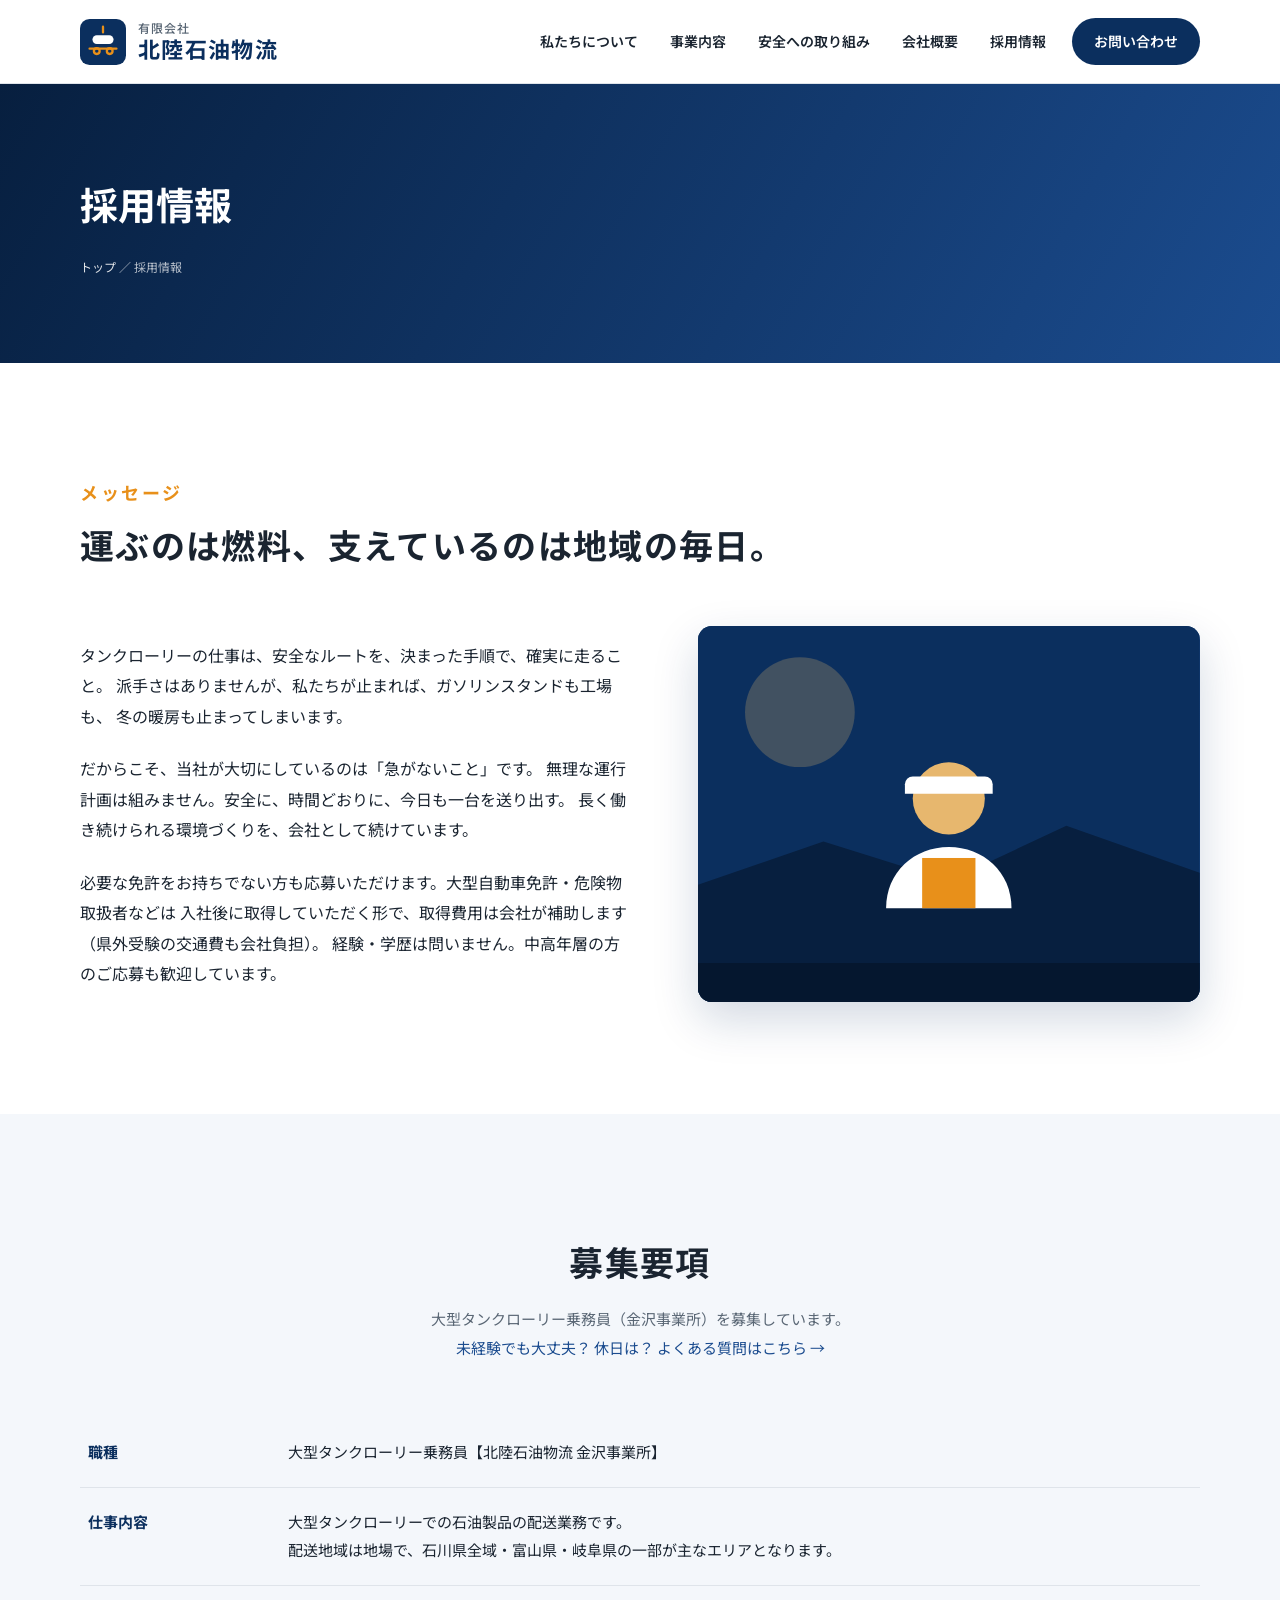
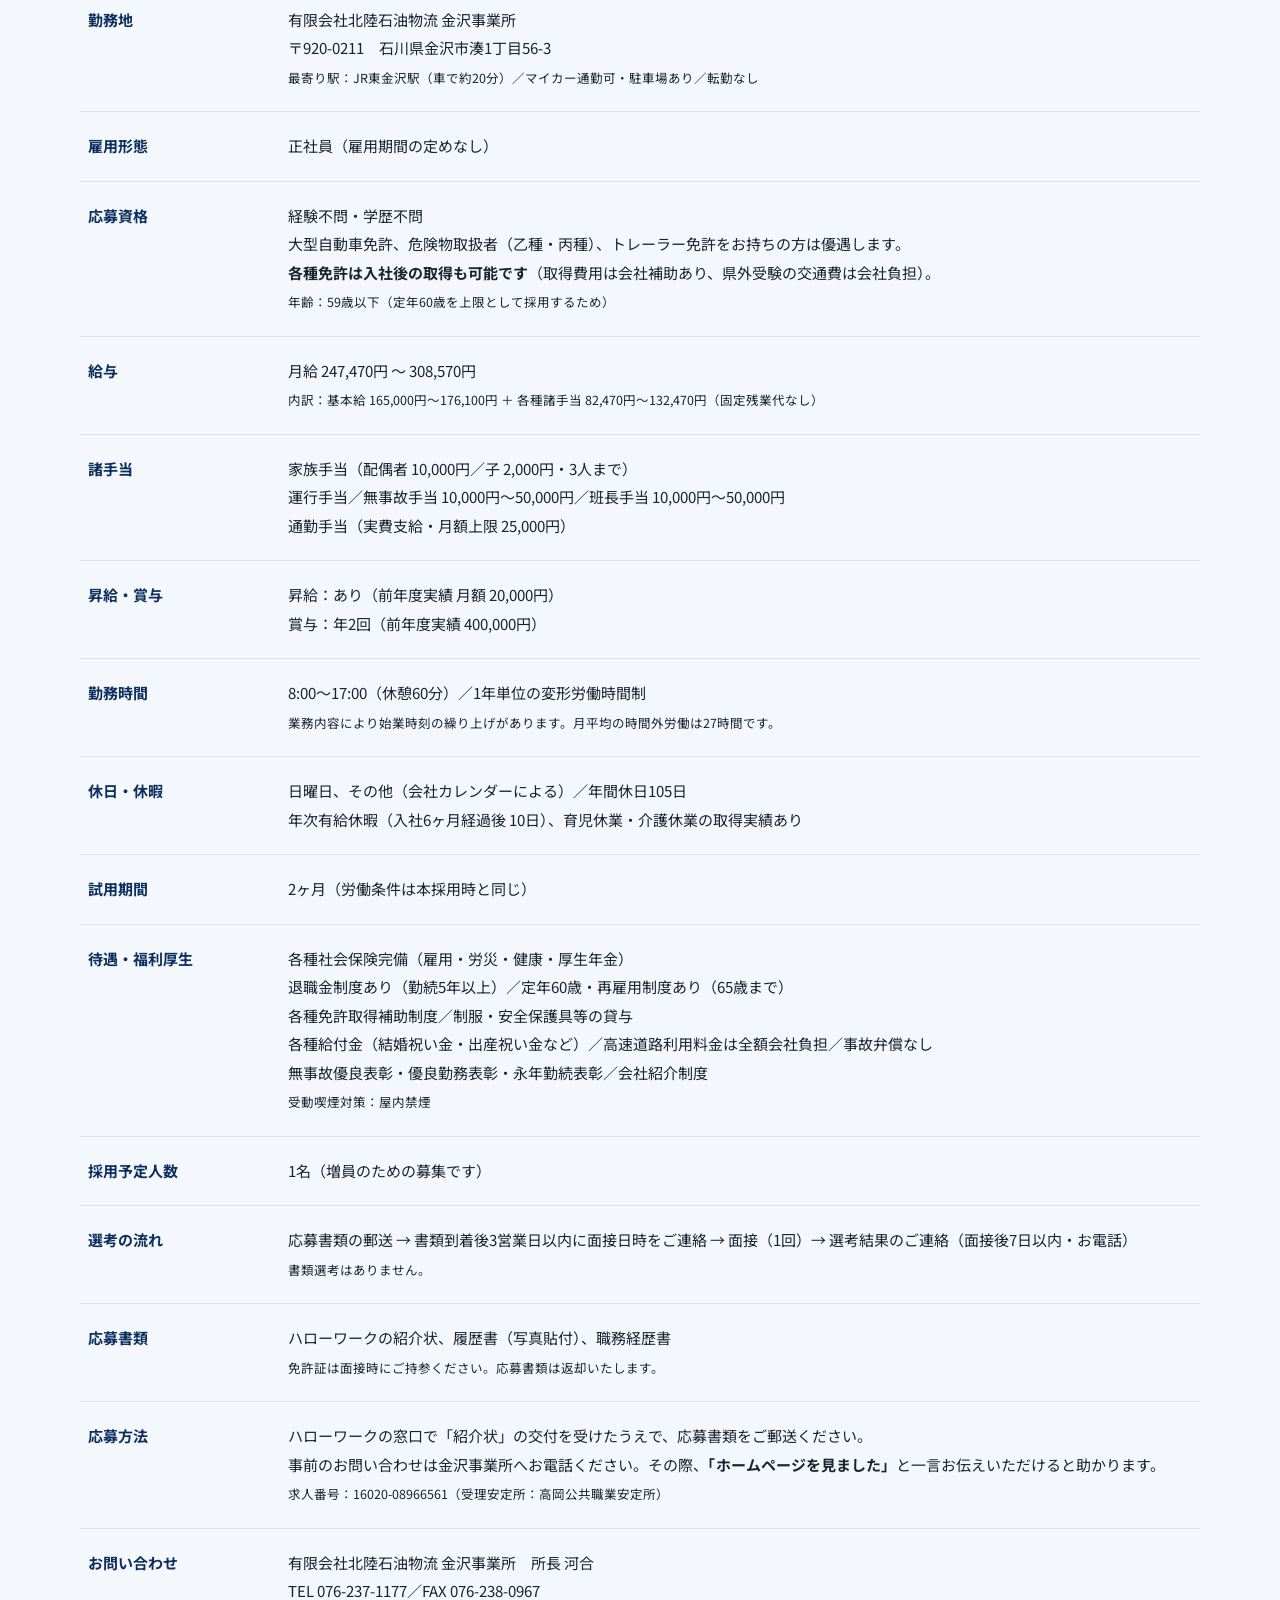
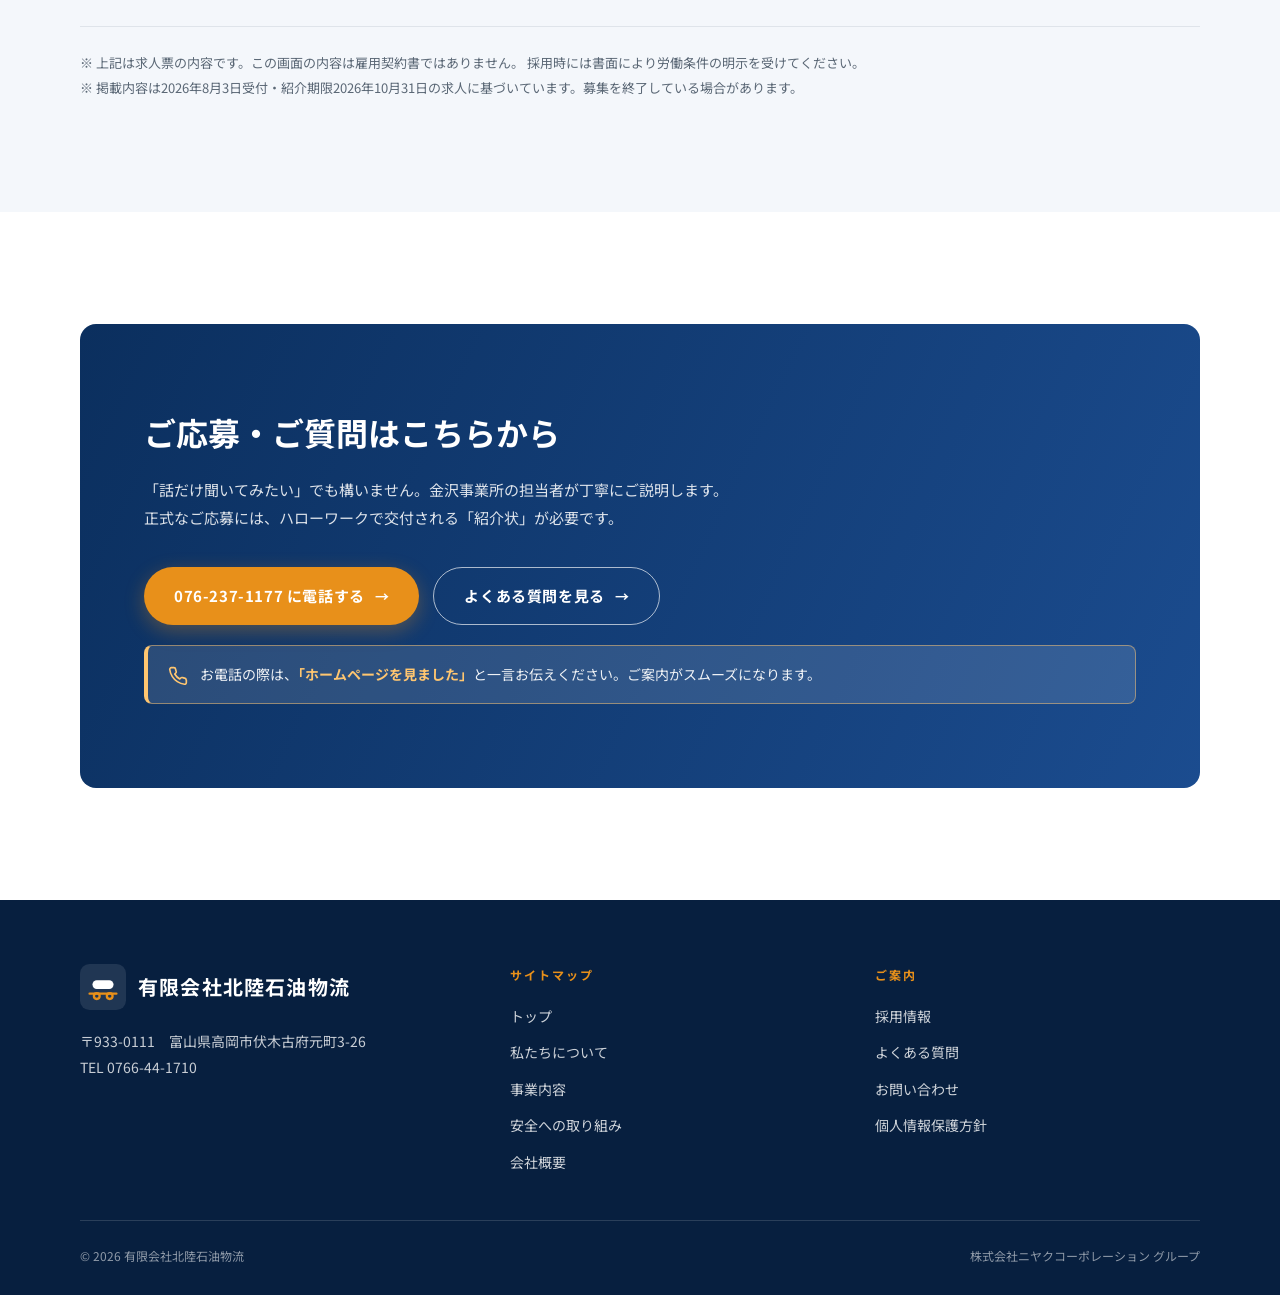
<file: p-ed1b7f15d6154fcb/recruit.html>
<!DOCTYPE html>
<html lang="ja">
<head>
<meta charset="UTF-8">
<meta name="viewport" content="width=device-width, initial-scale=1">
<meta name="robots" content="noindex, nofollow">
<title>採用情報｜有限会社北陸石油物流</title>
<meta name="description" content="有限会社北陸石油物流（富山県高岡市）のタンクローリー乗務員 採用情報。大型免許があればタンクローリー未経験の方も歓迎。危険物取扱者などの資格取得を支援します。">
<meta property="og:type" content="website">
<meta property="og:site_name" content="有限会社北陸石油物流">
<meta property="og:title" content="採用情報｜有限会社北陸石油物流">
<meta property="og:description" content="金沢事業所で大型タンクローリー乗務員を募集しています。経験・学歴不問、免許は入社後に取得できます。">
<meta property="og:image" content="assets/tanker.jpg">
<meta property="og:locale" content="ja_JP">
<link rel="preconnect" href="https://fonts.googleapis.com">
<link rel="preconnect" href="https://fonts.gstatic.com" crossorigin>
<link href="https://fonts.googleapis.com/css2?family=Noto+Sans+JP:wght@400;500;700&display=swap" rel="stylesheet">
<link rel="stylesheet" href="assets/style.css">
<link rel="icon" href="data:image/svg+xml,<svg xmlns='http://www.w3.org/2000/svg' viewBox='0 0 32 32'><rect width='32' height='32' rx='6' fill='%230b2f5e'/><rect x='9' y='11' width='15' height='6' rx='3' fill='%23fff'/></svg>">
</head>
<body>
<header class="header">
  <div class="wrap header__inner">
    <a class="logo" href="index.html">
      <svg class="logo__mark" viewBox="0 0 48 48" aria-hidden="true">
        <rect width="48" height="48" rx="10" fill="#0b2f5e"/>
        <path d="M10 31h28" stroke="#e8901a" stroke-width="2.4" stroke-linecap="round"/>
        <rect x="13" y="17" width="22" height="9" rx="4.5" fill="#fff"/>
        <circle cx="17.5" cy="33.5" r="3" fill="none" stroke="#e8901a" stroke-width="2.4"/>
        <circle cx="31" cy="33.5" r="3" fill="none" stroke="#e8901a" stroke-width="2.4"/>
        <path d="M24 8v6" stroke="#e8901a" stroke-width="2.4" stroke-linecap="round"/>
      </svg>
      <span class="logo__text">
        <span class="logo__en">有限会社</span>
        <span class="logo__ja">北陸石油物流</span>
      </span>
    </a>
    <nav class="gnav" id="gnav" aria-label="メインメニュー">
      <a class="gnav__link" href="index.html#about">私たちについて</a>
      <a class="gnav__link" href="index.html#business">事業内容</a>
      <a class="gnav__link" href="index.html#safety">安全への取り組み</a>
      <a class="gnav__link" href="index.html#company">会社概要</a>
      <a class="gnav__link" href="recruit.html">採用情報</a>
      <a class="gnav__link gnav__link--cta" href="index.html#contact">お問い合わせ</a>
    </nav>
    <button class="burger" type="button" aria-label="メニューを開く" aria-expanded="false" aria-controls="gnav">
      <span></span><span></span><span></span>
    </button>
  </div>
</header>

<main>
<div class="pagehead">
  <div class="wrap">
    <h1 class="pagehead__title">採用情報</h1>
    <p class="breadcrumb"><a href="index.html">トップ</a> ／ 採用情報</p>
  </div>
</div>

<section class="section">
  <div class="wrap">
    <div class="section__head reveal">
      <span class="section__en">メッセージ</span>
      <h2 class="section__title">運ぶのは燃料、支えているのは地域の毎日。</h2>
    </div>
    <div class="about">
      <div class="about__body reveal">
        <p>
          タンクローリーの仕事は、安全なルートを、決まった手順で、確実に走ること。
          派手さはありませんが、私たちが止まれば、ガソリンスタンドも工場も、
          冬の暖房も止まってしまいます。
        </p>
        <p>
          だからこそ、当社が大切にしているのは「急がないこと」です。
          無理な運行計画は組みません。安全に、時間どおりに、今日も一台を送り出す。
          長く働き続けられる環境づくりを、会社として続けています。
        </p>
        <p>
          必要な免許をお持ちでない方も応募いただけます。大型自動車免許・危険物取扱者などは
          入社後に取得していただく形で、取得費用は会社が補助します（県外受験の交通費も会社負担）。
          経験・学歴は問いません。中高年層の方のご応募も歓迎しています。
        </p>
      </div>
      <!-- 【写真差し替え位置】乗務員の働く様子など -->
      <figure class="about__figure reveal" aria-hidden="true">
        <svg viewBox="0 0 640 480">
          <rect width="640" height="480" fill="#0b2f5e"/>
          <circle cx="130" cy="110" r="70" fill="#ffc670" opacity=".22"/>
          <path d="M0 330 L160 275 L320 325 L470 255 L640 315 L640 480 L0 480Z" fill="#071f3f"/>
          <g transform="translate(200 150)">
            <circle cx="120" cy="70" r="46" fill="#ffc670" opacity=".9"/>
            <path d="M40 210c0-46 36-78 80-78s80 32 80 78z" fill="#fff"/>
            <rect x="86" y="146" width="68" height="64" fill="#e8901a"/>
            <path d="M74 42h92a10 10 0 0110 10v12H64V52a10 10 0 0110-10z" fill="#fff"/>
          </g>
          <rect y="430" width="640" height="50" fill="#05172f"/>
        </svg>
      </figure>
    </div>
  </div>
</section>

<section class="section section--tint">
  <div class="wrap">
    <div class="section__head section__head--center reveal">
      <h2 class="section__title">募集要項</h2>
      <p class="section__desc">
        大型タンクローリー乗務員（金沢事業所）を募集しています。<br>
        <a href="qa.html">未経験でも大丈夫？ 休日は？ よくある質問はこちら →</a>
      </p>
    </div>
    <div class="reveal">
      <table class="table">
        <tbody>
          <tr><th>職種</th><td>大型タンクローリー乗務員【北陸石油物流 金沢事業所】</td></tr>
          <tr><th>仕事内容</th><td>
            大型タンクローリーでの石油製品の配送業務です。<br>
            配送地域は地場で、石川県全域・富山県・岐阜県の一部が主なエリアとなります。
          </td></tr>
          <tr><th>勤務地</th><td>
            有限会社北陸石油物流 金沢事業所<br>
            〒920-0211　石川県金沢市湊1丁目56-3<br>
            <small>最寄り駅：JR東金沢駅（車で約20分）／マイカー通勤可・駐車場あり／転勤なし</small>
          </td></tr>
          <tr><th>雇用形態</th><td>正社員（雇用期間の定めなし）</td></tr>
          <tr><th>応募資格</th><td>
            経験不問・学歴不問<br>
            大型自動車免許、危険物取扱者（乙種・丙種）、トレーラー免許をお持ちの方は優遇します。<br>
            <strong>各種免許は入社後の取得も可能です</strong>（取得費用は会社補助あり、県外受験の交通費は会社負担）。<br>
            <small>年齢：59歳以下（定年60歳を上限として採用するため）</small>
          </td></tr>
          <tr><th>給与</th><td>
            月給 247,470円 〜 308,570円<br>
            <small>内訳：基本給 165,000円〜176,100円 ＋ 各種諸手当 82,470円〜132,470円（固定残業代なし）</small>
          </td></tr>
          <tr><th>諸手当</th><td>
            家族手当（配偶者 10,000円／子 2,000円・3人まで）<br>
            運行手当／無事故手当 10,000円〜50,000円／班長手当 10,000円〜50,000円<br>
            通勤手当（実費支給・月額上限 25,000円）
          </td></tr>
          <tr><th>昇給・賞与</th><td>
            昇給：あり（前年度実績 月額 20,000円）<br>
            賞与：年2回（前年度実績 400,000円）
          </td></tr>
          <tr><th>勤務時間</th><td>
            8:00〜17:00（休憩60分）／1年単位の変形労働時間制<br>
            <small>業務内容により始業時刻の繰り上げがあります。月平均の時間外労働は27時間です。</small>
          </td></tr>
          <tr><th>休日・休暇</th><td>
            日曜日、その他（会社カレンダーによる）／年間休日105日<br>
            年次有給休暇（入社6ヶ月経過後 10日）、育児休業・介護休業の取得実績あり
          </td></tr>
          <tr><th>試用期間</th><td>2ヶ月（労働条件は本採用時と同じ）</td></tr>
          <tr><th>待遇・福利厚生</th><td>
            各種社会保険完備（雇用・労災・健康・厚生年金）<br>
            退職金制度あり（勤続5年以上）／定年60歳・再雇用制度あり（65歳まで）<br>
            各種免許取得補助制度／制服・安全保護具等の貸与<br>
            各種給付金（結婚祝い金・出産祝い金など）／高速道路利用料金は全額会社負担／事故弁償なし<br>
            無事故優良表彰・優良勤務表彰・永年勤続表彰／会社紹介制度<br>
            <small>受動喫煙対策：屋内禁煙</small>
          </td></tr>
          <tr><th>採用予定人数</th><td>1名（増員のための募集です）</td></tr>
          <tr><th>選考の流れ</th><td>
            応募書類の郵送 → 書類到着後3営業日以内に面接日時をご連絡 → 面接（1回）→ 選考結果のご連絡（面接後7日以内・お電話）<br>
            <small>書類選考はありません。</small>
          </td></tr>
          <tr><th>応募書類</th><td>
            ハローワークの紹介状、履歴書（写真貼付）、職務経歴書<br>
            <small>免許証は面接時にご持参ください。応募書類は返却いたします。</small>
          </td></tr>
          <tr><th>応募方法</th><td>
            ハローワークの窓口で「紹介状」の交付を受けたうえで、応募書類をご郵送ください。<br>
            事前のお問い合わせは金沢事業所へお電話ください。その際、<strong>「ホームページを見ました」</strong>と一言お伝えいただけると助かります。<br>
            <small>求人番号：16020-08966561（受理安定所：高岡公共職業安定所）</small>
          </td></tr>
          <tr><th>お問い合わせ</th><td>
            有限会社北陸石油物流 金沢事業所　所長 河合<br>
            TEL 076-237-1177／FAX 076-238-0967
          </td></tr>
        </tbody>
      </table>
      <p style="margin-top:24px;font-size:13px;color:var(--ink-mute)">
        ※ 上記は求人票の内容です。この画面の内容は雇用契約書ではありません。
        採用時には書面により労働条件の明示を受けてください。<br>
        ※ 掲載内容は2026年8月3日受付・紹介期限2026年10月31日の求人に基づいています。募集を終了している場合があります。
      </p>
    </div>
  </div>
</section>

<section class="section">
  <div class="wrap">
    <div class="recruit-cta reveal">
      <h2 class="recruit-cta__title">ご応募・ご質問はこちらから</h2>
      <p class="recruit-cta__text">
        「話だけ聞いてみたい」でも構いません。金沢事業所の担当者が丁寧にご説明します。<br>
        正式なご応募には、ハローワークで交付される「紹介状」が必要です。
      </p>
      <div class="recruit-cta__actions">
        <a class="btn btn--primary" href="tel:0762371177">076-237-1177 に電話する</a>
        <a class="btn btn--ghost" href="qa.html">よくある質問を見る</a>
      </div>
      <div class="callout  callout--on-dark"><svg class="callout__icon" viewBox="0 0 24 24" fill="none" stroke="currentColor" stroke-width="2" stroke-linecap="round" stroke-linejoin="round" aria-hidden="true"><path d="M22 16.9v3a2 2 0 01-2.2 2 19.8 19.8 0 01-8.6-3.1 19.5 19.5 0 01-6-6A19.8 19.8 0 012.1 4.2 2 2 0 014.1 2h3a2 2 0 012 1.7c.1.9.3 1.8.7 2.6a2 2 0 01-.5 2.1L8.1 9.6a16 16 0 006 6l1.2-1.2a2 2 0 012.1-.5c.8.4 1.7.6 2.6.7a2 2 0 011.7 2z"/></svg><p>お電話の際は、<strong>「ホームページを見ました」</strong>と一言お伝えください。ご案内がスムーズになります。</p></div>
    </div>
  </div>
</section>
</main>
<footer class="footer">
  <div class="wrap">
    <div class="footer__top">
      <div>
        <div class="logo footer__logo">
          <svg class="logo__mark" viewBox="0 0 48 48" aria-hidden="true">
            <rect width="48" height="48" rx="10" fill="#fff" opacity=".1"/>
            <path d="M10 31h28" stroke="#e8901a" stroke-width="2.4" stroke-linecap="round"/>
            <rect x="13" y="17" width="22" height="9" rx="4.5" fill="#fff"/>
            <circle cx="17.5" cy="33.5" r="3" fill="none" stroke="#e8901a" stroke-width="2.4"/>
            <circle cx="31" cy="33.5" r="3" fill="none" stroke="#e8901a" stroke-width="2.4"/>
          </svg>
          <span class="logo__text">
            <span class="logo__ja">有限会社北陸石油物流</span>
          </span>
        </div>
        <p class="footer__addr">
          〒933-0111　富山県高岡市伏木古府元町3-26<br>
          TEL 0766-44-1710
        </p>
      </div>
      <div>
        <p class="footer__heading">サイトマップ</p>
        <ul class="footer__list">
          <li><a href="index.html">トップ</a></li>
          <li><a href="index.html#about">私たちについて</a></li>
          <li><a href="index.html#business">事業内容</a></li>
          <li><a href="index.html#safety">安全への取り組み</a></li>
          <li><a href="index.html#company">会社概要</a></li>
        </ul>
      </div>
      <div>
        <p class="footer__heading">ご案内</p>
        <ul class="footer__list">
          <li><a href="recruit.html">採用情報</a></li>
          <li><a href="qa.html">よくある質問</a></li>
          <li><a href="index.html#contact">お問い合わせ</a></li>
          <li><a href="privacy.html">個人情報保護方針</a></li>
        </ul>
      </div>
    </div>
    <div class="footer__bottom">
      <span>&copy; 2026 有限会社北陸石油物流</span>
      <span>株式会社ニヤクコーポレーション グループ</span>
    </div>
  </div>
</footer>
<script src="assets/script.js"></script>
</body>
</html>
</file>
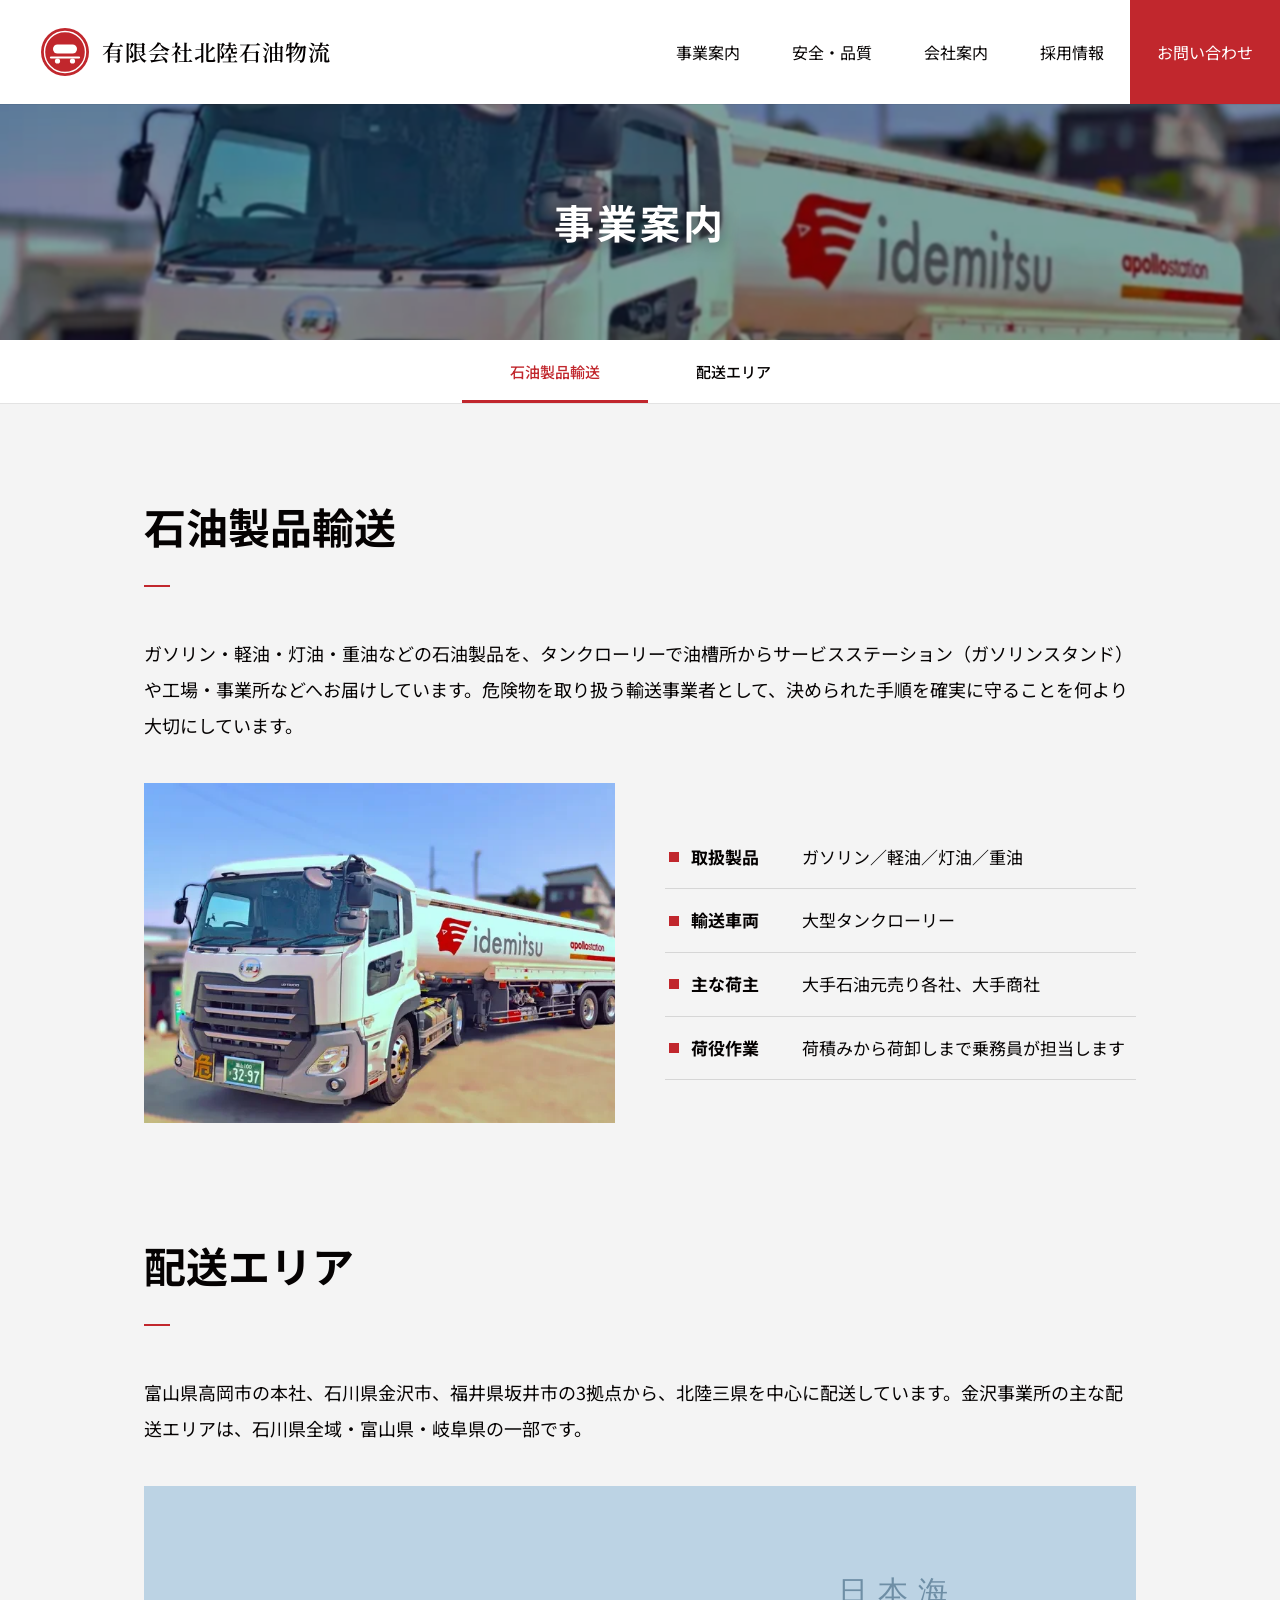
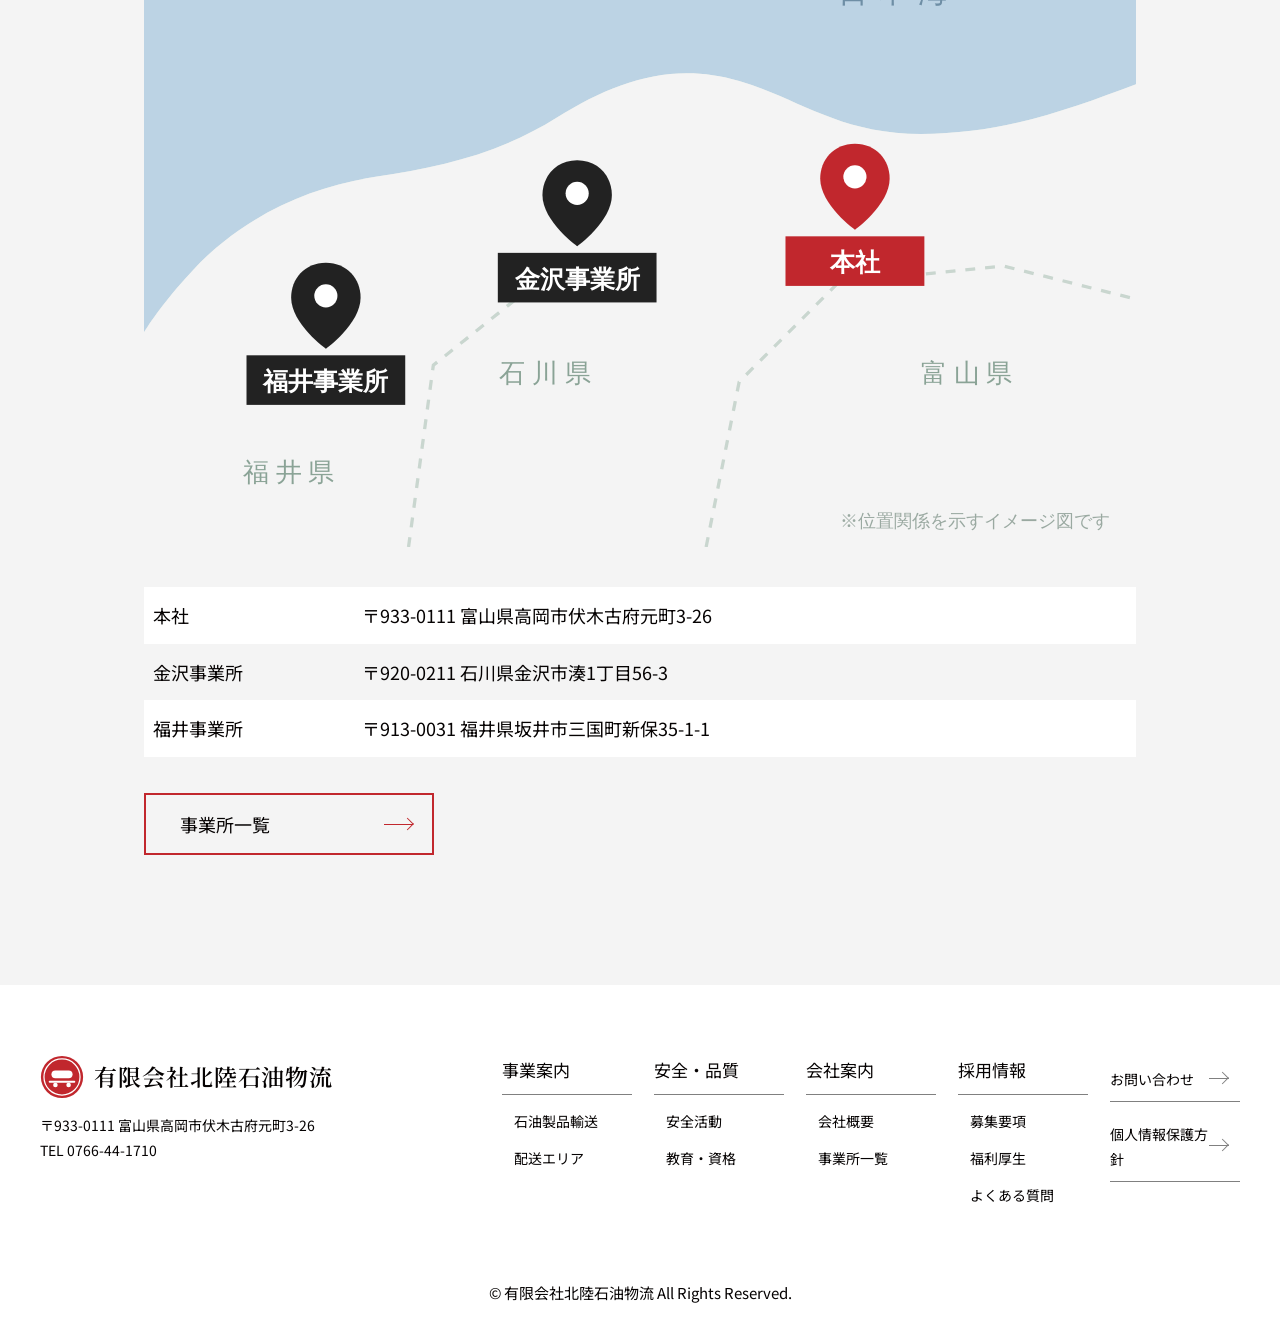
<file: p-ed1b7f15d6154fcb/v2/business.html>
<!DOCTYPE html>
<html lang="ja">
<head>
<meta charset="UTF-8">
<meta name="viewport" content="width=device-width, initial-scale=1">
<meta name="robots" content="noindex, nofollow">
<title>事業案内｜有限会社北陸石油物流</title>
<meta name="description" content="タンクローリーによる石油製品輸送と、富山・石川・福井の3拠点からの配送エリアをご案内します。">
<meta property="og:type" content="website">
<meta property="og:site_name" content="有限会社北陸石油物流">
<meta property="og:title" content="事業案内｜有限会社北陸石油物流">
<meta property="og:description" content="タンクローリーによる石油製品輸送と、富山・石川・福井の3拠点からの配送エリアをご案内します。">
<meta property="og:image" content="../assets/tanker.jpg">
<meta property="og:locale" content="ja_JP">
<link rel="preconnect" href="https://fonts.googleapis.com">
<link rel="preconnect" href="https://fonts.gstatic.com" crossorigin>
<link href="https://fonts.googleapis.com/css2?family=Noto+Sans+JP:wght@400;500;700&family=Noto+Serif+JP:wght@600&family=Oswald:wght@700&display=swap" rel="stylesheet">
<link rel="stylesheet" href="css/style.css">
<link rel="icon" href="data:image/svg+xml,<svg xmlns='http://www.w3.org/2000/svg' viewBox='0 0 50 50'><circle cx='25' cy='25' r='24' fill='%23c1272d'/><rect x='13' y='17.5' width='24' height='9' rx='4.5' fill='%23fff'/><circle cx='17.5' cy='34' r='2.6' fill='%23fff'/><circle cx='32.5' cy='34' r='2.6' fill='%23fff'/></svg>">
</head>
<body>
<header class="header">
  <a class="logo" href="index.html"><svg viewBox="0 0 50 50" aria-hidden="true"><circle cx="25" cy="25" r="24" fill="#c1272d"/><circle cx="25" cy="25" r="20.5" fill="none" stroke="#fff" stroke-width="1.4"/><rect x="13" y="17.5" width="24" height="9" rx="4.5" fill="#fff"/><path d="M11 30.5h28" stroke="#fff" stroke-width="2.2" stroke-linecap="round"/><circle cx="17.5" cy="34" r="2.6" fill="#fff"/><circle cx="32.5" cy="34" r="2.6" fill="#fff"/></svg><span>有限会社北陸石油物流</span></a>
  <nav class="gnav-wrap" id="gnav" aria-label="メインメニュー">
    <ul class="gnav">
      <li><a href="business.html">事業案内</a>
        <ul class="sub"><li><a href="business.html#transport">石油製品輸送</a></li><li><a href="business.html#area">配送エリア</a></li></ul></li>
      <li><a href="safety.html">安全・品質</a>
        <ul class="sub"><li><a href="safety.html#safety">安全活動</a></li><li><a href="safety.html#education">教育・資格</a></li></ul></li>
      <li><a href="company.html">会社案内</a>
        <ul class="sub"><li><a href="company.html#outline">会社概要</a></li><li><a href="company.html#office">事業所一覧</a></li></ul></li>
      <li><a href="recruit.html">採用情報</a>
        <ul class="sub"><li><a href="recruit.html#requirements">募集要項</a></li><li><a href="recruit.html#welfare">福利厚生</a></li><li><a href="faq.html">よくある質問</a></li></ul></li>
      <li><a class="ct-box" href="contact.html">お問い合わせ</a></li>
    </ul>
  </nav>
  <button class="burger" type="button" aria-label="メニューを開く" aria-expanded="false" aria-controls="gnav"><span></span><span></span><span></span></button>
</header>
<main>
<div class="pages-hero"><h1>事業案内</h1></div>
<nav class="pages-subnav" aria-label="ページ内メニュー"><ul><li><a href="#transport" class="is-current">石油製品輸送</a></li><li><a href="#area">配送エリア</a></li></ul></nav>
<div class="pages-body"><div class="pages-inner">

<section class="pg-sec fade" id="transport">
  <h2 class="pg-h2">石油製品輸送</h2>
  <p class="pg-lead">ガソリン・軽油・灯油・重油などの石油製品を、タンクローリーで油槽所からサービスステーション（ガソリンスタンド）や工場・事業所などへお届けしています。危険物を取り扱う輸送事業者として、決められた手順を確実に守ることを何より大切にしています。</p>
  <div class="split">
    <img src="../assets/tanker.webp" alt="当社のタンクローリー" width="720" height="480" loading="lazy">
    <ul class="fact-list">
      <li><b>取扱製品</b>ガソリン／軽油／灯油／重油</li>
      <li><b>輸送車両</b>大型タンクローリー</li>
      <li><b>主な荷主</b>大手石油元売り各社、大手商社</li>
      <li><b>荷役作業</b>荷積みから荷卸しまで乗務員が担当します</li>
    </ul>
  </div>
</section>

<section class="pg-sec fade" id="area">
  <h2 class="pg-h2">配送エリア</h2>
  <p class="pg-lead">富山県高岡市の本社、石川県金沢市、福井県坂井市の3拠点から、北陸三県を中心に配送しています。金沢事業所の主な配送エリアは、石川県全域・富山県・岐阜県の一部です。</p>
  <img src="img/area-map.svg" alt="本社・金沢事業所・福井事業所の位置関係を示すイメージ図" width="600" height="400" loading="lazy" style="width:100%;background:#fff">
  <table class="tbl" style="margin-top:40px">
    <tr><th>本社</th><td>〒933-0111 富山県高岡市伏木古府元町3-26</td></tr>
    <tr><th>金沢事業所</th><td>〒920-0211 石川県金沢市湊1丁目56-3</td></tr>
    <tr><th>福井事業所</th><td>〒913-0031 福井県坂井市三国町新保35-1-1</td></tr>
  </table>
  <p style="margin-top:36px"><a class="btn-arw" href="company.html#office">事業所一覧</a></p>
</section>
</div></div>
</main>
<footer class="footer">
  <div class="footer-in">
    <div class="f-brand">
      <a class="f-logo" href="index.html"><svg viewBox="0 0 50 50" aria-hidden="true"><circle cx="25" cy="25" r="24" fill="#c1272d"/><circle cx="25" cy="25" r="20.5" fill="none" stroke="#fff" stroke-width="1.4"/><rect x="13" y="17.5" width="24" height="9" rx="4.5" fill="#fff"/><path d="M11 30.5h28" stroke="#fff" stroke-width="2.2" stroke-linecap="round"/><circle cx="17.5" cy="34" r="2.6" fill="#fff"/><circle cx="32.5" cy="34" r="2.6" fill="#fff"/></svg><span>有限会社北陸石油物流</span></a>
      <p class="f-address">〒933-0111 富山県高岡市伏木古府元町3-26<br>TEL 0766-44-1710</p>
    </div>
    <div><p class="f-ti">事業案内</p><ul class="f-links"><li><a class="f-link" href="business.html#transport">石油製品輸送</a></li><li><a class="f-link" href="business.html#area">配送エリア</a></li></ul></div>
    <div><p class="f-ti">安全・品質</p><ul class="f-links"><li><a class="f-link" href="safety.html#safety">安全活動</a></li><li><a class="f-link" href="safety.html#education">教育・資格</a></li></ul></div>
    <div><p class="f-ti">会社案内</p><ul class="f-links"><li><a class="f-link" href="company.html#outline">会社概要</a></li><li><a class="f-link" href="company.html#office">事業所一覧</a></li></ul></div>
    <div><p class="f-ti">採用情報</p><ul class="f-links"><li><a class="f-link" href="recruit.html#requirements">募集要項</a></li><li><a class="f-link" href="recruit.html#welfare">福利厚生</a></li><li><a class="f-link" href="faq.html">よくある質問</a></li></ul></div>
    <div><a class="f-ti-link" href="contact.html">お問い合わせ</a><a class="f-ti-link" href="privacy.html">個人情報保護方針</a></div>
  </div>
  <small class="copyright">&copy; 有限会社北陸石油物流 All Rights Reserved.</small>
</footer>
<a class="page-top" href="#" aria-label="ページの先頭へ"></a>
<script src="js/main.js"></script>
</body>
</html>
</file>
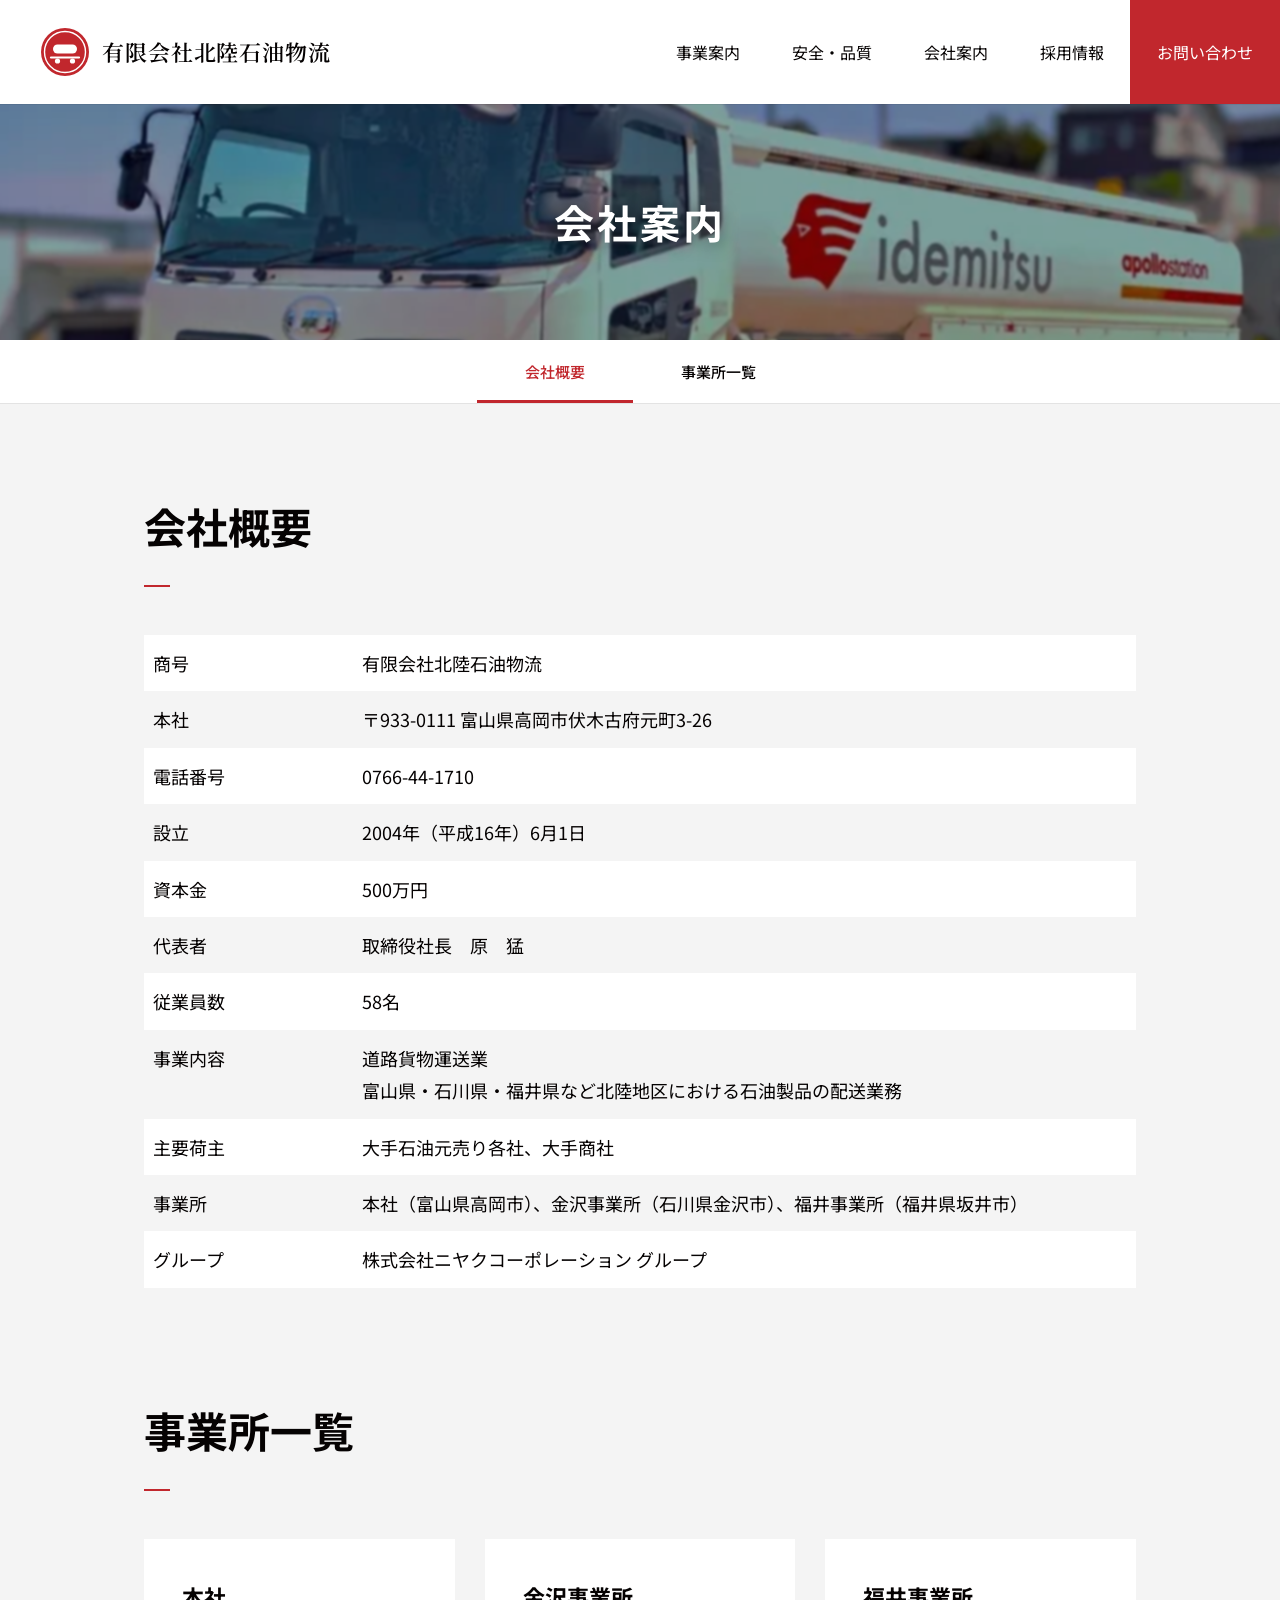
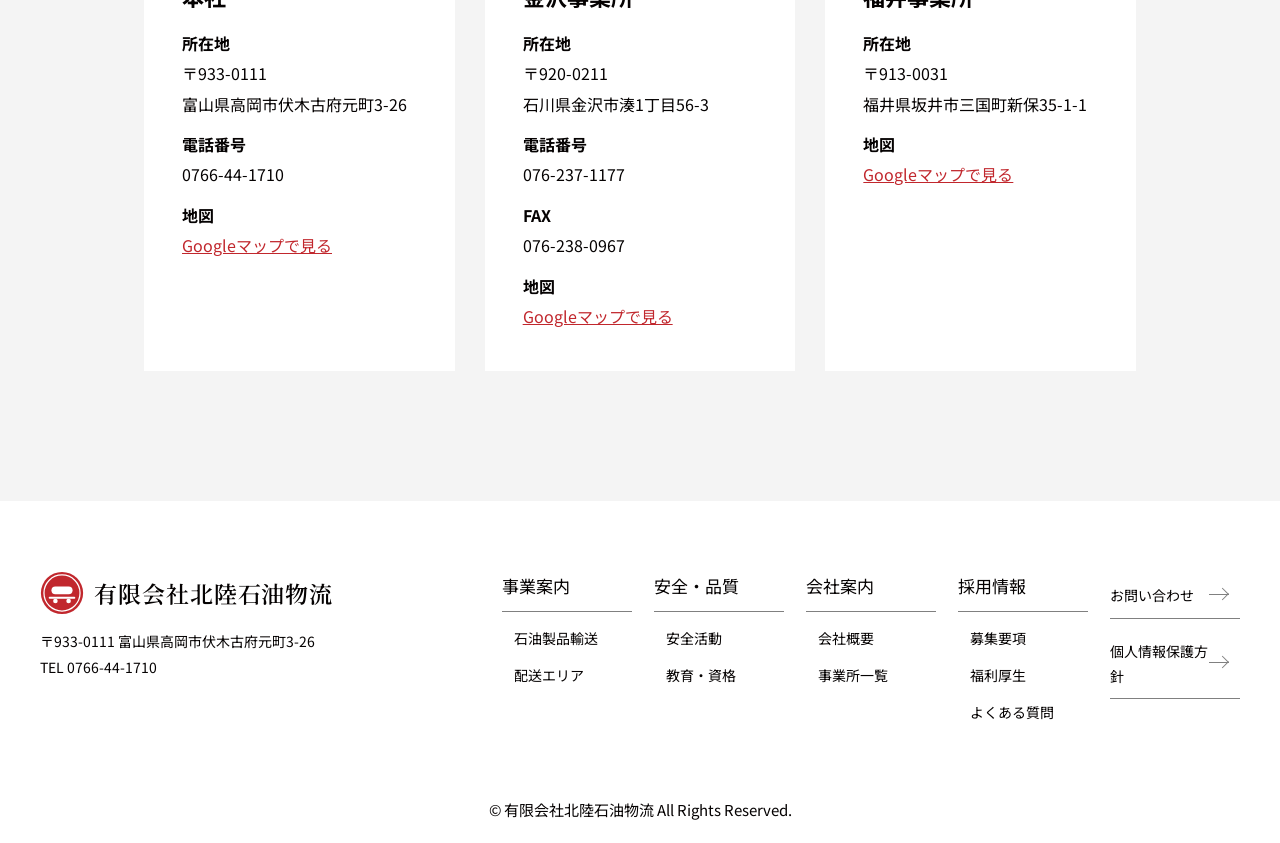
<file: p-ed1b7f15d6154fcb/v2/company.html>
<!DOCTYPE html>
<html lang="ja">
<head>
<meta charset="UTF-8">
<meta name="viewport" content="width=device-width, initial-scale=1">
<meta name="robots" content="noindex, nofollow">
<title>会社案内｜有限会社北陸石油物流</title>
<meta name="description" content="有限会社北陸石油物流の会社概要と、本社・金沢事業所・福井事業所の事業所一覧です。">
<meta property="og:type" content="website">
<meta property="og:site_name" content="有限会社北陸石油物流">
<meta property="og:title" content="会社案内｜有限会社北陸石油物流">
<meta property="og:description" content="有限会社北陸石油物流の会社概要と、本社・金沢事業所・福井事業所の事業所一覧です。">
<meta property="og:image" content="../assets/tanker.jpg">
<meta property="og:locale" content="ja_JP">
<link rel="preconnect" href="https://fonts.googleapis.com">
<link rel="preconnect" href="https://fonts.gstatic.com" crossorigin>
<link href="https://fonts.googleapis.com/css2?family=Noto+Sans+JP:wght@400;500;700&family=Noto+Serif+JP:wght@600&family=Oswald:wght@700&display=swap" rel="stylesheet">
<link rel="stylesheet" href="css/style.css">
<link rel="icon" href="data:image/svg+xml,<svg xmlns='http://www.w3.org/2000/svg' viewBox='0 0 50 50'><circle cx='25' cy='25' r='24' fill='%23c1272d'/><rect x='13' y='17.5' width='24' height='9' rx='4.5' fill='%23fff'/><circle cx='17.5' cy='34' r='2.6' fill='%23fff'/><circle cx='32.5' cy='34' r='2.6' fill='%23fff'/></svg>">
</head>
<body>
<header class="header">
  <a class="logo" href="index.html"><svg viewBox="0 0 50 50" aria-hidden="true"><circle cx="25" cy="25" r="24" fill="#c1272d"/><circle cx="25" cy="25" r="20.5" fill="none" stroke="#fff" stroke-width="1.4"/><rect x="13" y="17.5" width="24" height="9" rx="4.5" fill="#fff"/><path d="M11 30.5h28" stroke="#fff" stroke-width="2.2" stroke-linecap="round"/><circle cx="17.5" cy="34" r="2.6" fill="#fff"/><circle cx="32.5" cy="34" r="2.6" fill="#fff"/></svg><span>有限会社北陸石油物流</span></a>
  <nav class="gnav-wrap" id="gnav" aria-label="メインメニュー">
    <ul class="gnav">
      <li><a href="business.html">事業案内</a>
        <ul class="sub"><li><a href="business.html#transport">石油製品輸送</a></li><li><a href="business.html#area">配送エリア</a></li></ul></li>
      <li><a href="safety.html">安全・品質</a>
        <ul class="sub"><li><a href="safety.html#safety">安全活動</a></li><li><a href="safety.html#education">教育・資格</a></li></ul></li>
      <li><a href="company.html">会社案内</a>
        <ul class="sub"><li><a href="company.html#outline">会社概要</a></li><li><a href="company.html#office">事業所一覧</a></li></ul></li>
      <li><a href="recruit.html">採用情報</a>
        <ul class="sub"><li><a href="recruit.html#requirements">募集要項</a></li><li><a href="recruit.html#welfare">福利厚生</a></li><li><a href="faq.html">よくある質問</a></li></ul></li>
      <li><a class="ct-box" href="contact.html">お問い合わせ</a></li>
    </ul>
  </nav>
  <button class="burger" type="button" aria-label="メニューを開く" aria-expanded="false" aria-controls="gnav"><span></span><span></span><span></span></button>
</header>
<main>
<div class="pages-hero"><h1>会社案内</h1></div>
<nav class="pages-subnav" aria-label="ページ内メニュー"><ul><li><a href="#outline" class="is-current">会社概要</a></li><li><a href="#office">事業所一覧</a></li></ul></nav>
<div class="pages-body"><div class="pages-inner">

<section class="pg-sec fade" id="outline">
  <h2 class="pg-h2">会社概要</h2>
  <table class="tbl">
    <tr><th>商号</th><td>有限会社北陸石油物流</td></tr>
    <tr><th>本社</th><td>〒933-0111 富山県高岡市伏木古府元町3-26</td></tr>
    <tr><th>電話番号</th><td>0766-44-1710</td></tr>
    <tr><th>設立</th><td>2004年（平成16年）6月1日</td></tr>
    <tr><th>資本金</th><td>500万円</td></tr>
    <tr><th>代表者</th><td>取締役社長　原　猛</td></tr>
    <tr><th>従業員数</th><td>58名</td></tr>
    <tr><th>事業内容</th><td>道路貨物運送業<br>富山県・石川県・福井県など北陸地区における石油製品の配送業務</td></tr>
    <tr><th>主要荷主</th><td>大手石油元売り各社、大手商社</td></tr>
    <tr><th>事業所</th><td>本社（富山県高岡市）、金沢事業所（石川県金沢市）、福井事業所（福井県坂井市）</td></tr>
    <tr><th>グループ</th><td>株式会社ニヤクコーポレーション グループ</td></tr>
  </table>
</section>

<section class="pg-sec fade" id="office">
  <h2 class="pg-h2">事業所一覧</h2>
  <div class="card-grid card-grid--3">
    <div class="card"><h3>本社</h3><dl>
      <dt>所在地</dt><dd>〒933-0111<br>富山県高岡市伏木古府元町3-26</dd>
      <dt>電話番号</dt><dd>0766-44-1710</dd>
      <dt>地図</dt><dd><a href="https://www.google.com/maps/search/?api=1&amp;query=%E5%AF%8C%E5%B1%B1%E7%9C%8C%E9%AB%98%E5%B2%A1%E5%B8%82%E4%BC%8F%E6%9C%A8%E5%8F%A4%E5%BA%9C%E5%85%83%E7%94%BA3-26" target="_blank" rel="noopener">Googleマップで見る</a></dd></dl></div>
    <div class="card"><h3>金沢事業所</h3><dl>
      <dt>所在地</dt><dd>〒920-0211<br>石川県金沢市湊1丁目56-3</dd>
      <dt>電話番号</dt><dd>076-237-1177</dd>
      <dt>FAX</dt><dd>076-238-0967</dd>
      <dt>地図</dt><dd><a href="https://www.google.com/maps/search/?api=1&amp;query=%E7%9F%B3%E5%B7%9D%E7%9C%8C%E9%87%91%E6%B2%A2%E5%B8%82%E6%B9%8A1%E4%B8%81%E7%9B%AE56-3" target="_blank" rel="noopener">Googleマップで見る</a></dd></dl></div>
    <div class="card"><h3>福井事業所</h3><dl>
      <dt>所在地</dt><dd>〒913-0031<br>福井県坂井市三国町新保35-1-1</dd>
      <dt>地図</dt><dd><a href="https://www.google.com/maps/search/?api=1&amp;query=%E7%A6%8F%E4%BA%95%E7%9C%8C%E5%9D%82%E4%BA%95%E5%B8%82%E4%B8%89%E5%9B%BD%E7%94%BA%E6%96%B0%E4%BF%9D35-1-1" target="_blank" rel="noopener">Googleマップで見る</a></dd></dl></div>
  </div>
</section>
</div></div>
</main>
<footer class="footer">
  <div class="footer-in">
    <div class="f-brand">
      <a class="f-logo" href="index.html"><svg viewBox="0 0 50 50" aria-hidden="true"><circle cx="25" cy="25" r="24" fill="#c1272d"/><circle cx="25" cy="25" r="20.5" fill="none" stroke="#fff" stroke-width="1.4"/><rect x="13" y="17.5" width="24" height="9" rx="4.5" fill="#fff"/><path d="M11 30.5h28" stroke="#fff" stroke-width="2.2" stroke-linecap="round"/><circle cx="17.5" cy="34" r="2.6" fill="#fff"/><circle cx="32.5" cy="34" r="2.6" fill="#fff"/></svg><span>有限会社北陸石油物流</span></a>
      <p class="f-address">〒933-0111 富山県高岡市伏木古府元町3-26<br>TEL 0766-44-1710</p>
    </div>
    <div><p class="f-ti">事業案内</p><ul class="f-links"><li><a class="f-link" href="business.html#transport">石油製品輸送</a></li><li><a class="f-link" href="business.html#area">配送エリア</a></li></ul></div>
    <div><p class="f-ti">安全・品質</p><ul class="f-links"><li><a class="f-link" href="safety.html#safety">安全活動</a></li><li><a class="f-link" href="safety.html#education">教育・資格</a></li></ul></div>
    <div><p class="f-ti">会社案内</p><ul class="f-links"><li><a class="f-link" href="company.html#outline">会社概要</a></li><li><a class="f-link" href="company.html#office">事業所一覧</a></li></ul></div>
    <div><p class="f-ti">採用情報</p><ul class="f-links"><li><a class="f-link" href="recruit.html#requirements">募集要項</a></li><li><a class="f-link" href="recruit.html#welfare">福利厚生</a></li><li><a class="f-link" href="faq.html">よくある質問</a></li></ul></div>
    <div><a class="f-ti-link" href="contact.html">お問い合わせ</a><a class="f-ti-link" href="privacy.html">個人情報保護方針</a></div>
  </div>
  <small class="copyright">&copy; 有限会社北陸石油物流 All Rights Reserved.</small>
</footer>
<a class="page-top" href="#" aria-label="ページの先頭へ"></a>
<script src="js/main.js"></script>
</body>
</html>
</file>
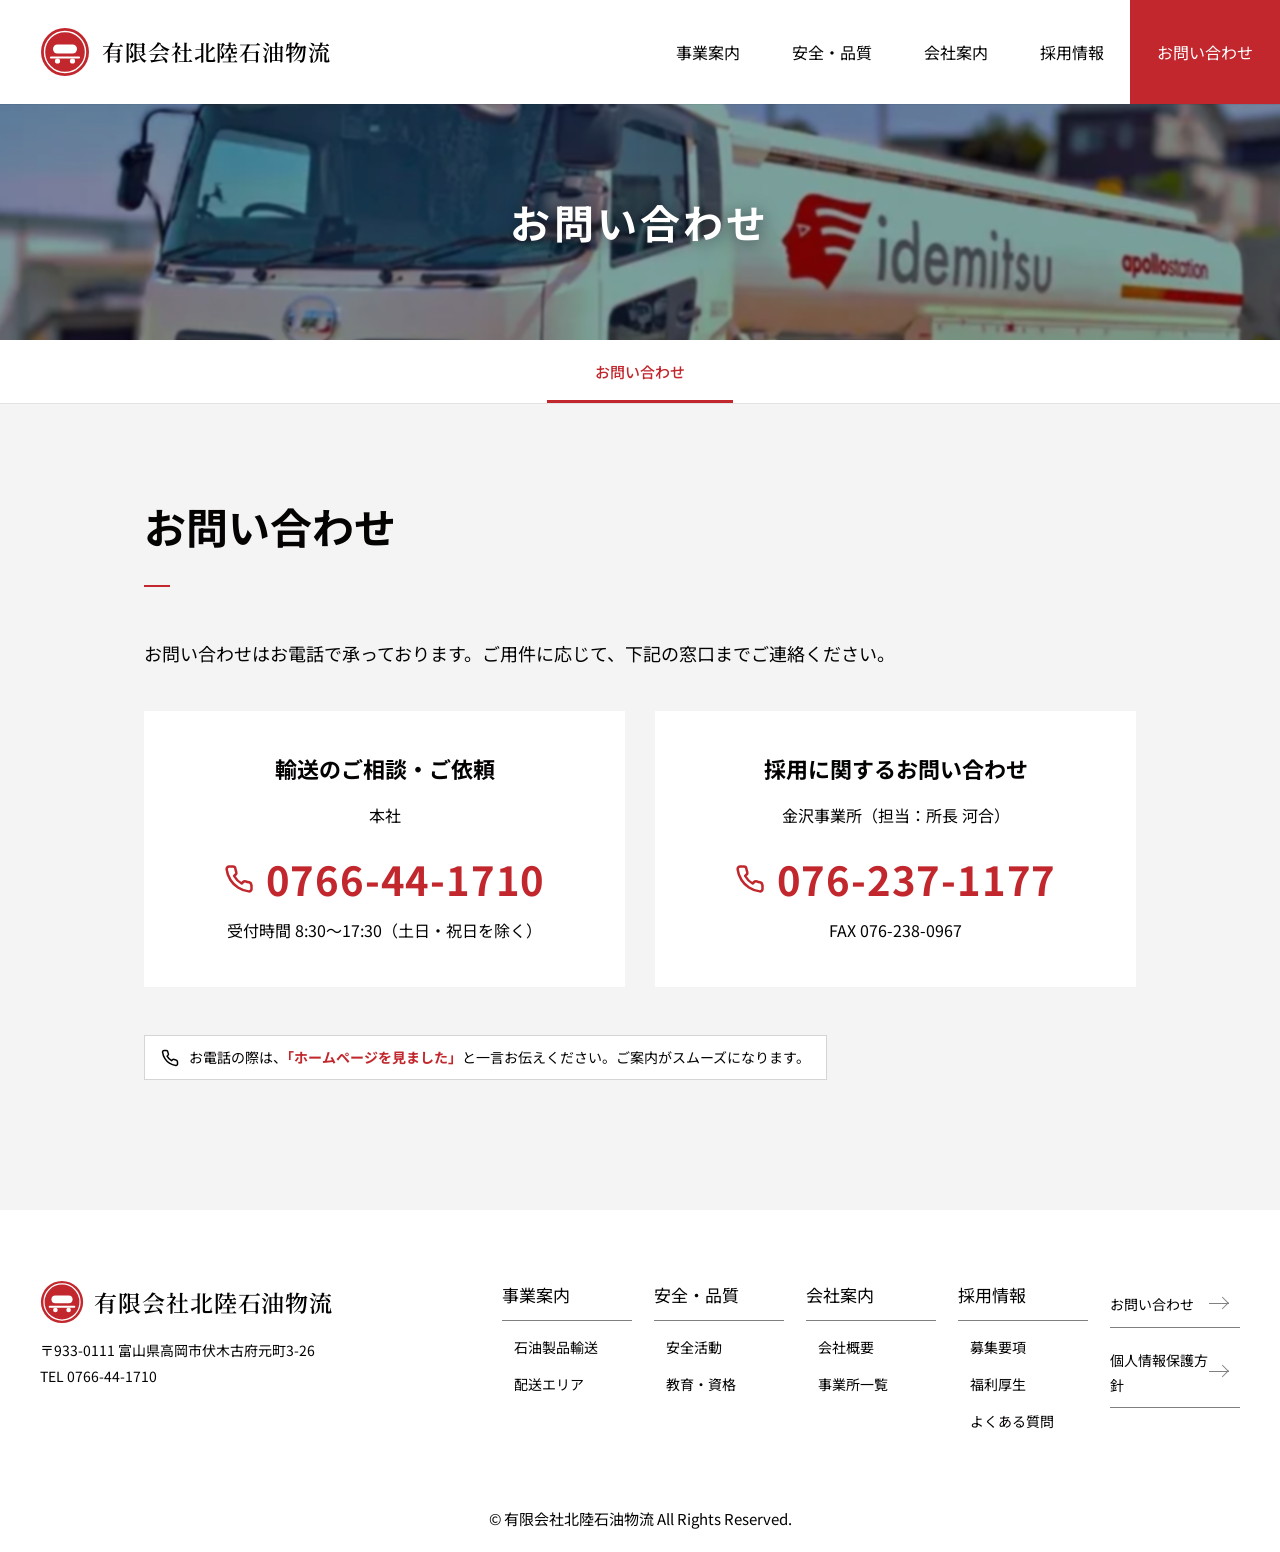
<file: p-ed1b7f15d6154fcb/v2/contact.html>
<!DOCTYPE html>
<html lang="ja">
<head>
<meta charset="UTF-8">
<meta name="viewport" content="width=device-width, initial-scale=1">
<meta name="robots" content="noindex, nofollow">
<title>お問い合わせ｜有限会社北陸石油物流</title>
<meta name="description" content="輸送のご相談は本社、採用に関するお問い合わせは金沢事業所まで、お電話で承っております。">
<meta property="og:type" content="website">
<meta property="og:site_name" content="有限会社北陸石油物流">
<meta property="og:title" content="お問い合わせ｜有限会社北陸石油物流">
<meta property="og:description" content="輸送のご相談は本社、採用に関するお問い合わせは金沢事業所まで、お電話で承っております。">
<meta property="og:image" content="../assets/tanker.jpg">
<meta property="og:locale" content="ja_JP">
<link rel="preconnect" href="https://fonts.googleapis.com">
<link rel="preconnect" href="https://fonts.gstatic.com" crossorigin>
<link href="https://fonts.googleapis.com/css2?family=Noto+Sans+JP:wght@400;500;700&family=Noto+Serif+JP:wght@600&family=Oswald:wght@700&display=swap" rel="stylesheet">
<link rel="stylesheet" href="css/style.css">
<link rel="icon" href="data:image/svg+xml,<svg xmlns='http://www.w3.org/2000/svg' viewBox='0 0 50 50'><circle cx='25' cy='25' r='24' fill='%23c1272d'/><rect x='13' y='17.5' width='24' height='9' rx='4.5' fill='%23fff'/><circle cx='17.5' cy='34' r='2.6' fill='%23fff'/><circle cx='32.5' cy='34' r='2.6' fill='%23fff'/></svg>">
</head>
<body>
<header class="header">
  <a class="logo" href="index.html"><svg viewBox="0 0 50 50" aria-hidden="true"><circle cx="25" cy="25" r="24" fill="#c1272d"/><circle cx="25" cy="25" r="20.5" fill="none" stroke="#fff" stroke-width="1.4"/><rect x="13" y="17.5" width="24" height="9" rx="4.5" fill="#fff"/><path d="M11 30.5h28" stroke="#fff" stroke-width="2.2" stroke-linecap="round"/><circle cx="17.5" cy="34" r="2.6" fill="#fff"/><circle cx="32.5" cy="34" r="2.6" fill="#fff"/></svg><span>有限会社北陸石油物流</span></a>
  <nav class="gnav-wrap" id="gnav" aria-label="メインメニュー">
    <ul class="gnav">
      <li><a href="business.html">事業案内</a>
        <ul class="sub"><li><a href="business.html#transport">石油製品輸送</a></li><li><a href="business.html#area">配送エリア</a></li></ul></li>
      <li><a href="safety.html">安全・品質</a>
        <ul class="sub"><li><a href="safety.html#safety">安全活動</a></li><li><a href="safety.html#education">教育・資格</a></li></ul></li>
      <li><a href="company.html">会社案内</a>
        <ul class="sub"><li><a href="company.html#outline">会社概要</a></li><li><a href="company.html#office">事業所一覧</a></li></ul></li>
      <li><a href="recruit.html">採用情報</a>
        <ul class="sub"><li><a href="recruit.html#requirements">募集要項</a></li><li><a href="recruit.html#welfare">福利厚生</a></li><li><a href="faq.html">よくある質問</a></li></ul></li>
      <li><a class="ct-box" href="contact.html">お問い合わせ</a></li>
    </ul>
  </nav>
  <button class="burger" type="button" aria-label="メニューを開く" aria-expanded="false" aria-controls="gnav"><span></span><span></span><span></span></button>
</header>
<main>
<div class="pages-hero"><h1>お問い合わせ</h1></div>
<nav class="pages-subnav" aria-label="ページ内メニュー"><ul><li><a href="contact.html" class="is-current">お問い合わせ</a></li></ul></nav>
<div class="pages-body"><div class="pages-inner">

<section class="pg-sec fade">
  <h2 class="pg-h2">お問い合わせ</h2>
  <p class="pg-lead">お問い合わせはお電話で承っております。ご用件に応じて、下記の窓口までご連絡ください。</p>
  <div class="card-grid">
    <div class="card" style="text-align:center">
      <h3>輸送のご相談・ご依頼</h3>
      <p>本社</p>
      <a class="cont-tel" href="tel:0766441710" style="color:var(--main)"><svg viewBox="0 0 24 24" fill="none" stroke="currentColor" stroke-width="2" stroke-linecap="round" stroke-linejoin="round" aria-hidden="true"><path d="M22 16.9v3a2 2 0 01-2.2 2 19.8 19.8 0 01-8.6-3.1 19.5 19.5 0 01-6-6A19.8 19.8 0 012.1 4.2 2 2 0 014.1 2h3a2 2 0 012 1.7c.1.9.3 1.8.7 2.6a2 2 0 01-.5 2.1L8.1 9.6a16 16 0 006 6l1.2-1.2a2 2 0 012.1-.5c.8.4 1.7.6 2.6.7a2 2 0 011.7 2z"/></svg>0766-44-1710</a>
      <p class="cont-tel-sub">受付時間 8:30〜17:30（土日・祝日を除く）</p>
    </div>
    <div class="card" style="text-align:center">
      <h3>採用に関するお問い合わせ</h3>
      <p>金沢事業所（担当：所長 河合）</p>
      <a class="cont-tel" href="tel:0762371177" style="color:var(--main)"><svg viewBox="0 0 24 24" fill="none" stroke="currentColor" stroke-width="2" stroke-linecap="round" stroke-linejoin="round" aria-hidden="true"><path d="M22 16.9v3a2 2 0 01-2.2 2 19.8 19.8 0 01-8.6-3.1 19.5 19.5 0 01-6-6A19.8 19.8 0 012.1 4.2 2 2 0 014.1 2h3a2 2 0 012 1.7c.1.9.3 1.8.7 2.6a2 2 0 01-.5 2.1L8.1 9.6a16 16 0 006 6l1.2-1.2a2 2 0 012.1-.5c.8.4 1.7.6 2.6.7a2 2 0 011.7 2z"/></svg>076-237-1177</a>
      <p class="cont-tel-sub">FAX 076-238-0967</p>
    </div>
  </div>
  <p style="text-align:center;margin-top:30px"><p class="hp-note hp-note--light"><svg viewBox="0 0 24 24" fill="none" stroke="currentColor" stroke-width="2" stroke-linecap="round" stroke-linejoin="round" aria-hidden="true"><path d="M22 16.9v3a2 2 0 01-2.2 2 19.8 19.8 0 01-8.6-3.1 19.5 19.5 0 01-6-6A19.8 19.8 0 012.1 4.2 2 2 0 014.1 2h3a2 2 0 012 1.7c.1.9.3 1.8.7 2.6a2 2 0 01-.5 2.1L8.1 9.6a16 16 0 006 6l1.2-1.2a2 2 0 012.1-.5c.8.4 1.7.6 2.6.7a2 2 0 011.7 2z"/></svg><span>お電話の際は、<b>「ホームページを見ました」</b>と一言お伝えください。ご案内がスムーズになります。</span></p></p>
</section>
</div></div>
</main>
<footer class="footer">
  <div class="footer-in">
    <div class="f-brand">
      <a class="f-logo" href="index.html"><svg viewBox="0 0 50 50" aria-hidden="true"><circle cx="25" cy="25" r="24" fill="#c1272d"/><circle cx="25" cy="25" r="20.5" fill="none" stroke="#fff" stroke-width="1.4"/><rect x="13" y="17.5" width="24" height="9" rx="4.5" fill="#fff"/><path d="M11 30.5h28" stroke="#fff" stroke-width="2.2" stroke-linecap="round"/><circle cx="17.5" cy="34" r="2.6" fill="#fff"/><circle cx="32.5" cy="34" r="2.6" fill="#fff"/></svg><span>有限会社北陸石油物流</span></a>
      <p class="f-address">〒933-0111 富山県高岡市伏木古府元町3-26<br>TEL 0766-44-1710</p>
    </div>
    <div><p class="f-ti">事業案内</p><ul class="f-links"><li><a class="f-link" href="business.html#transport">石油製品輸送</a></li><li><a class="f-link" href="business.html#area">配送エリア</a></li></ul></div>
    <div><p class="f-ti">安全・品質</p><ul class="f-links"><li><a class="f-link" href="safety.html#safety">安全活動</a></li><li><a class="f-link" href="safety.html#education">教育・資格</a></li></ul></div>
    <div><p class="f-ti">会社案内</p><ul class="f-links"><li><a class="f-link" href="company.html#outline">会社概要</a></li><li><a class="f-link" href="company.html#office">事業所一覧</a></li></ul></div>
    <div><p class="f-ti">採用情報</p><ul class="f-links"><li><a class="f-link" href="recruit.html#requirements">募集要項</a></li><li><a class="f-link" href="recruit.html#welfare">福利厚生</a></li><li><a class="f-link" href="faq.html">よくある質問</a></li></ul></div>
    <div><a class="f-ti-link" href="contact.html">お問い合わせ</a><a class="f-ti-link" href="privacy.html">個人情報保護方針</a></div>
  </div>
  <small class="copyright">&copy; 有限会社北陸石油物流 All Rights Reserved.</small>
</footer>
<a class="page-top" href="#" aria-label="ページの先頭へ"></a>
<script src="js/main.js"></script>
</body>
</html>
</file>
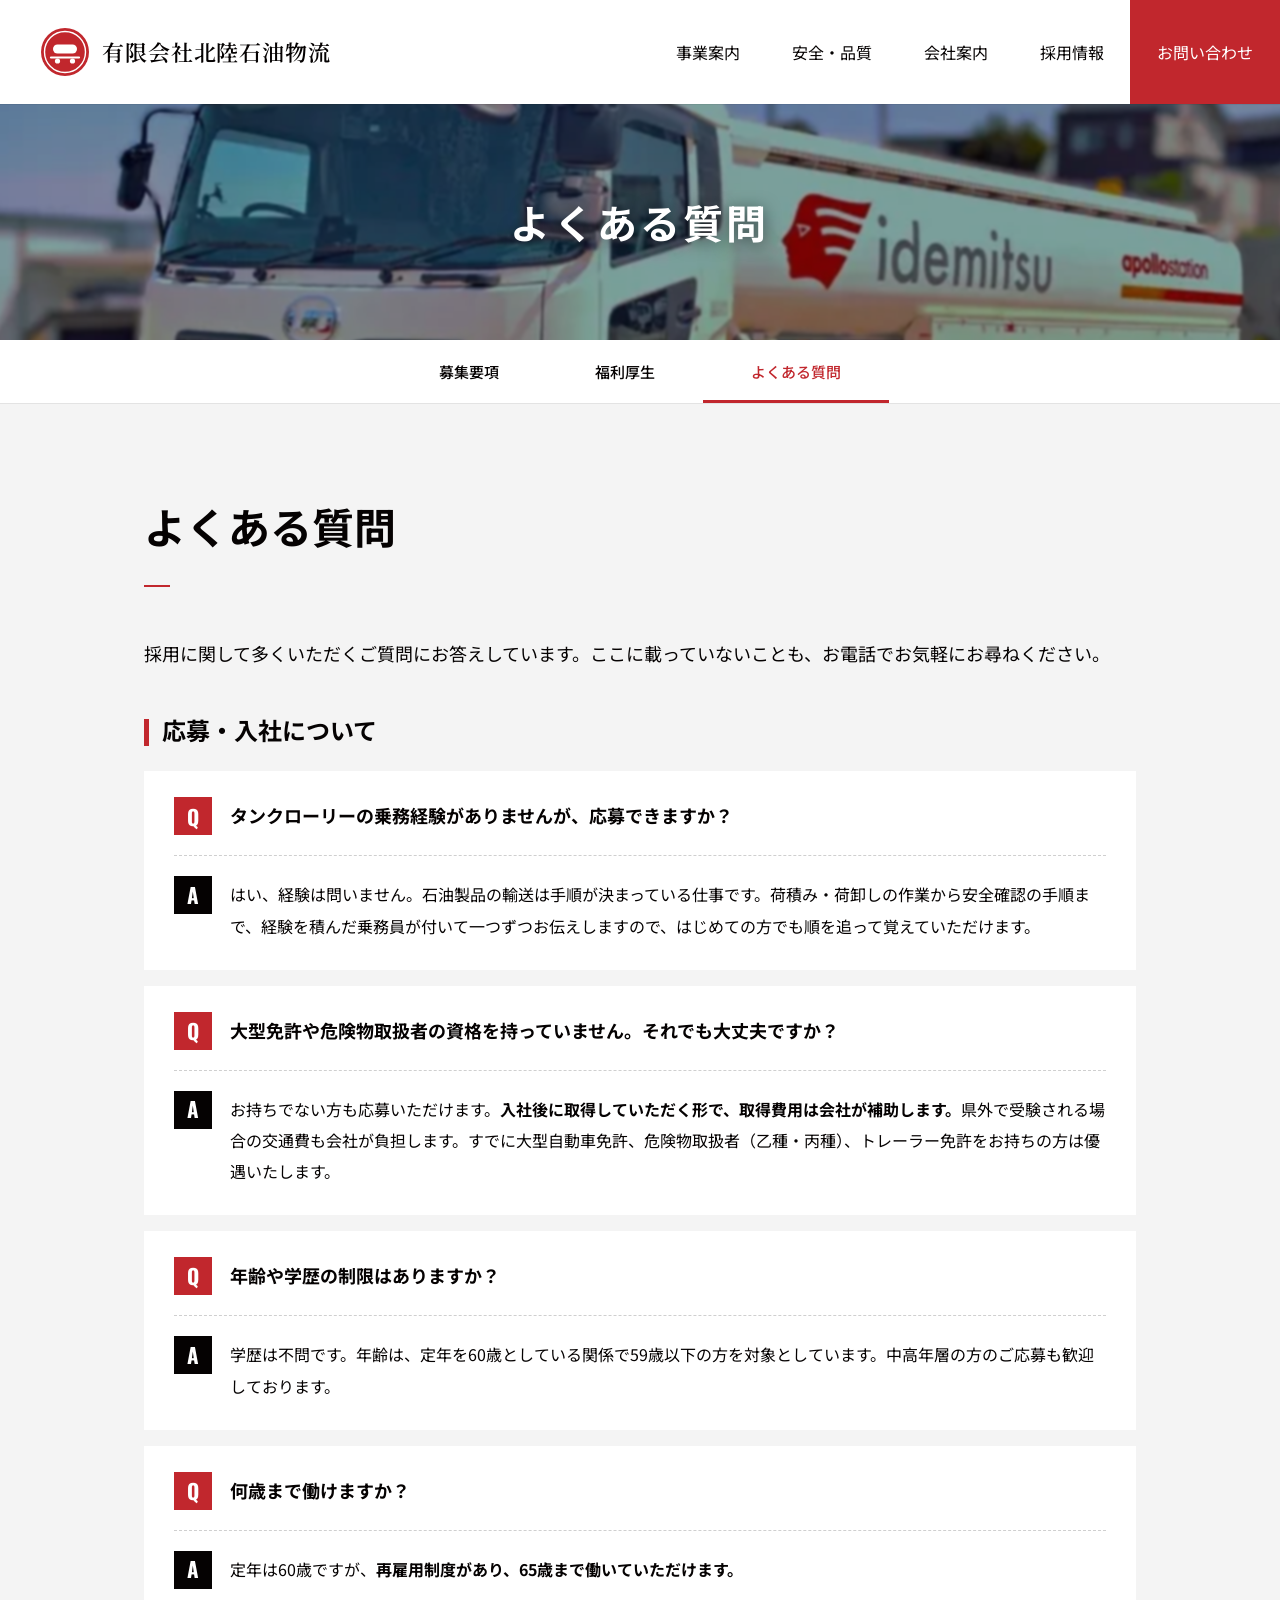
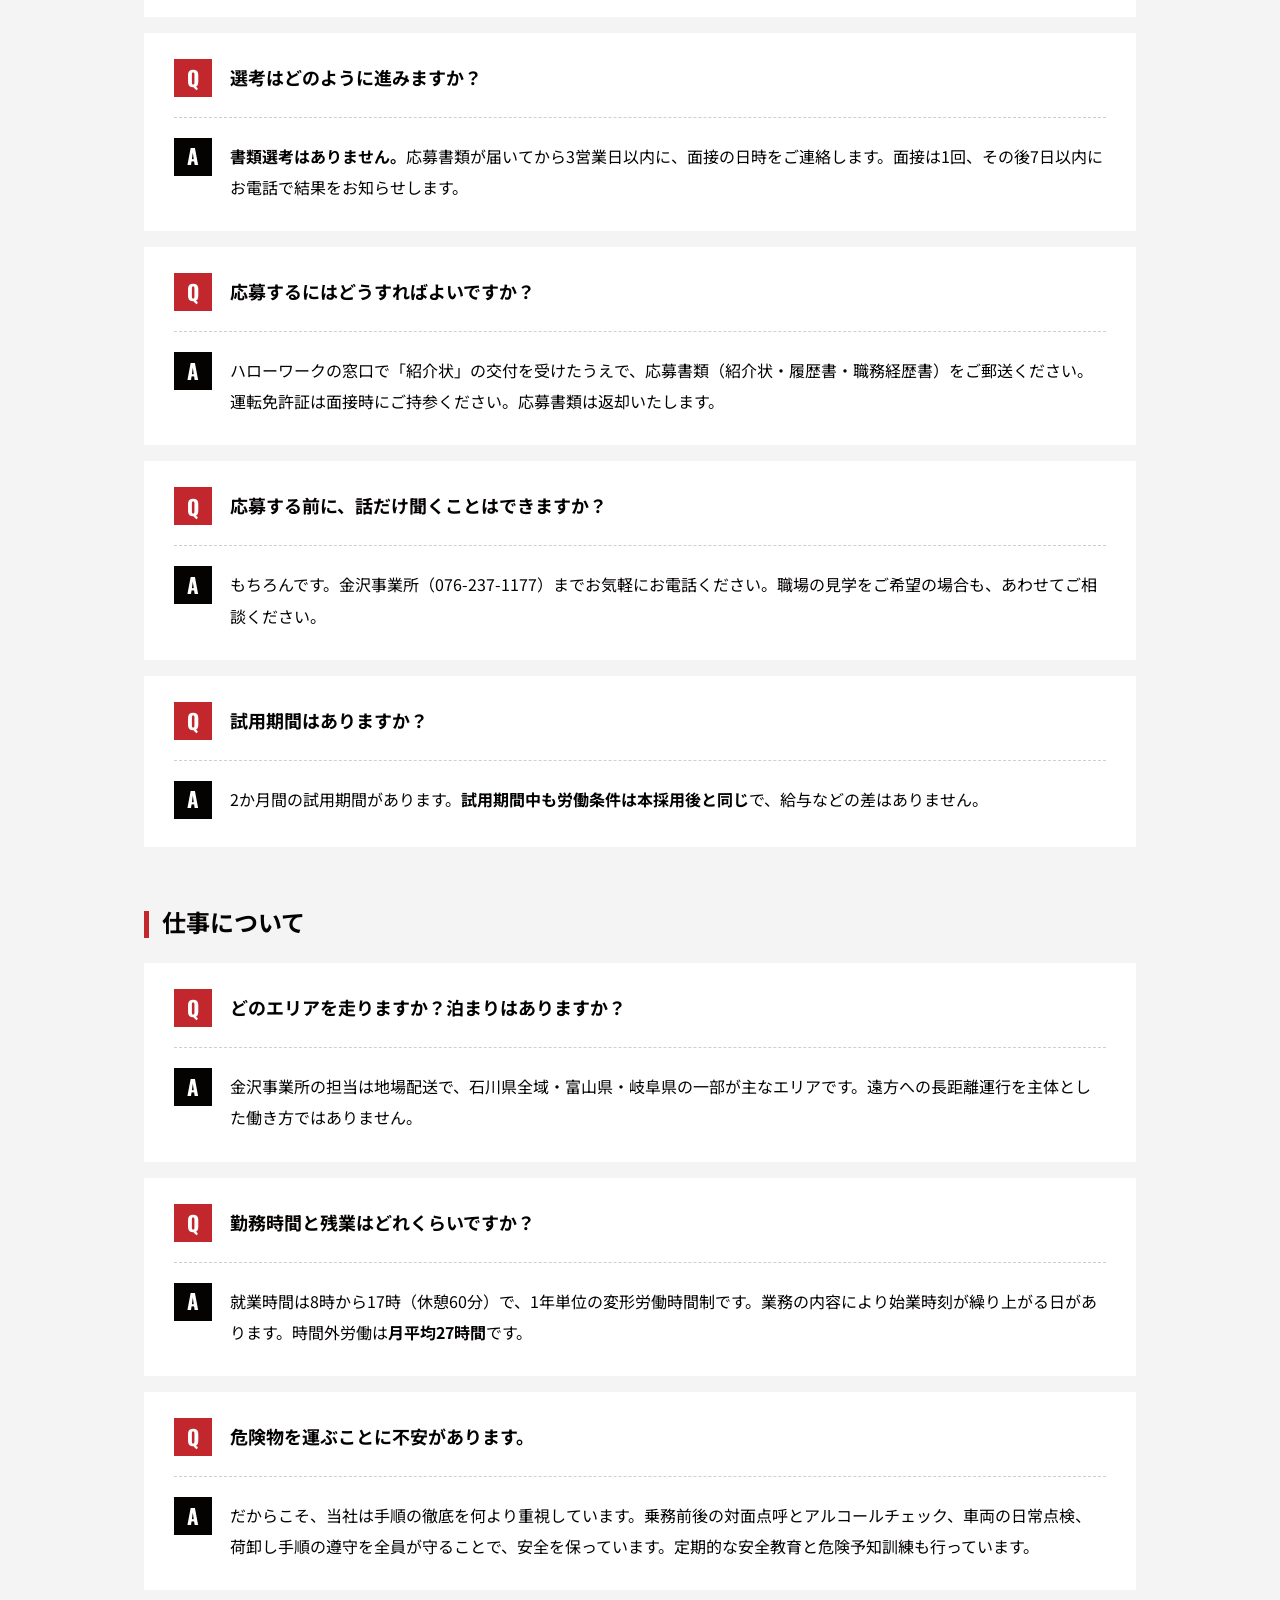
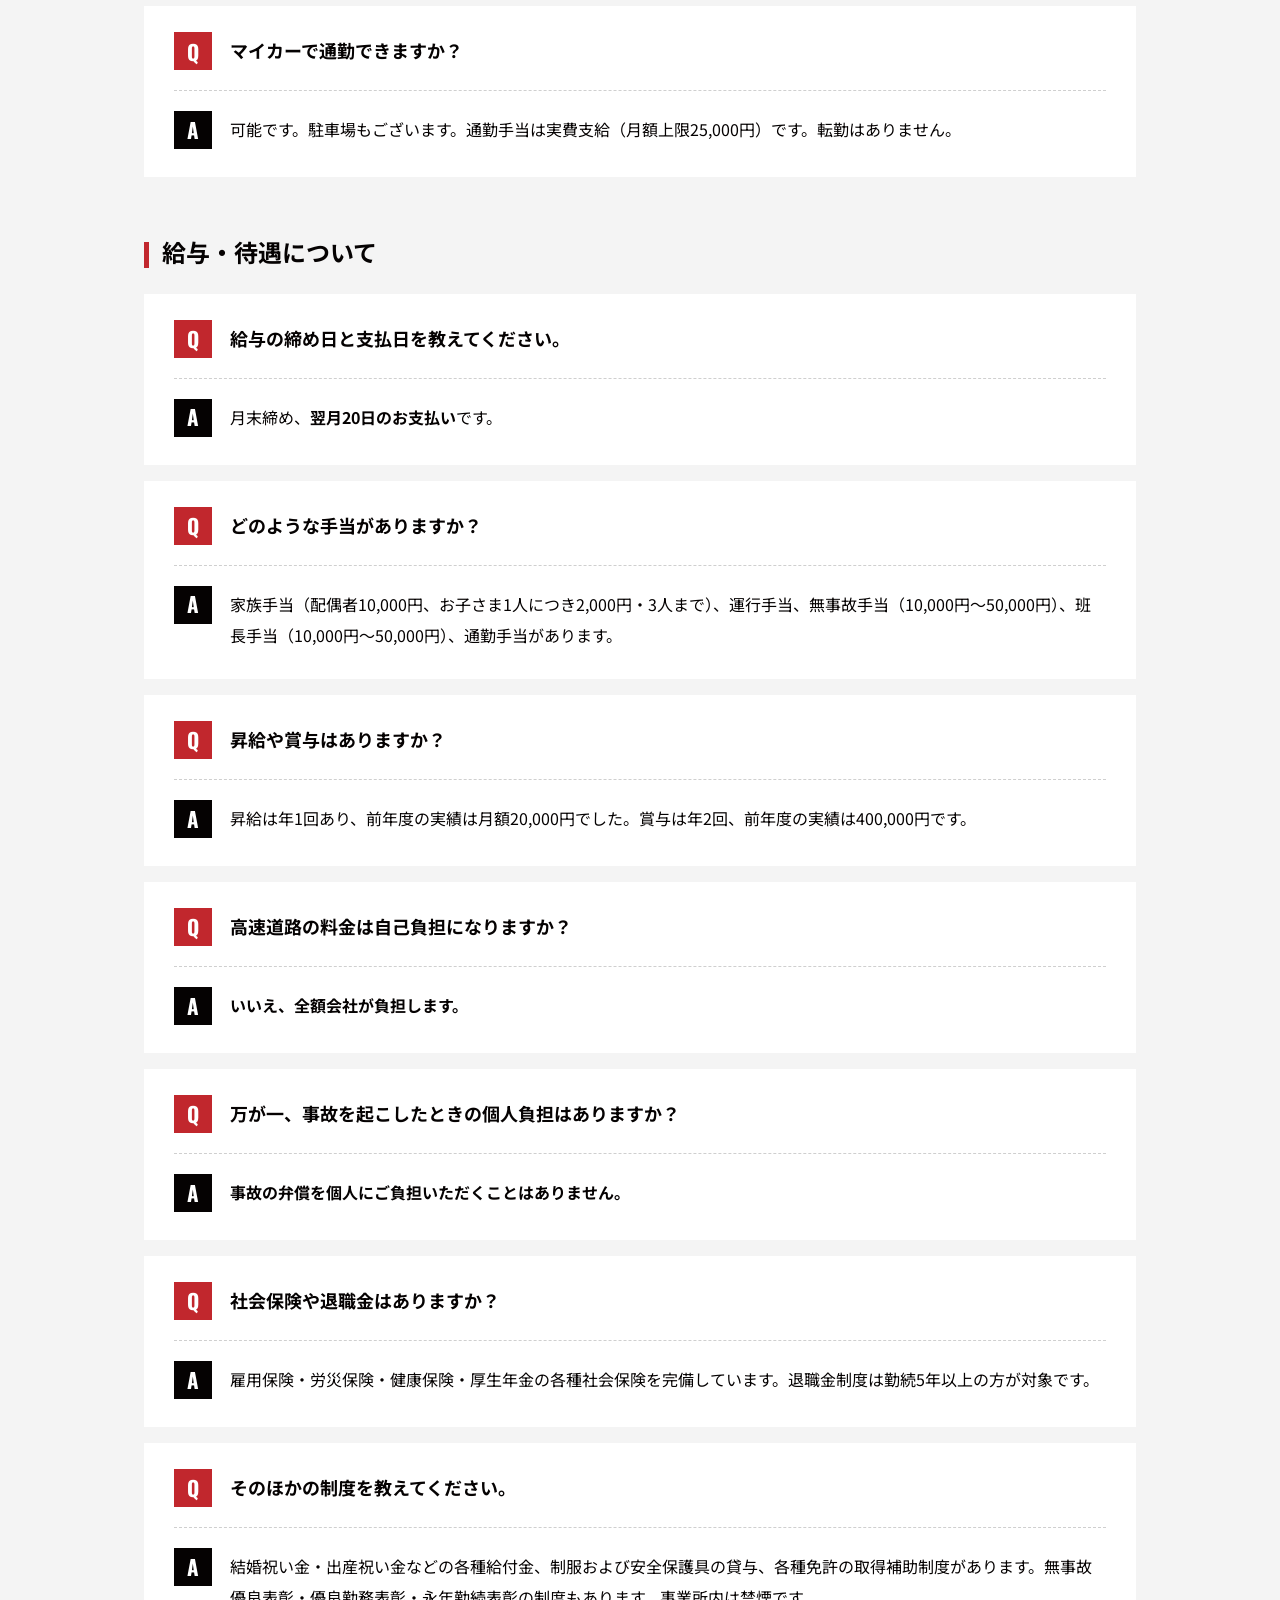
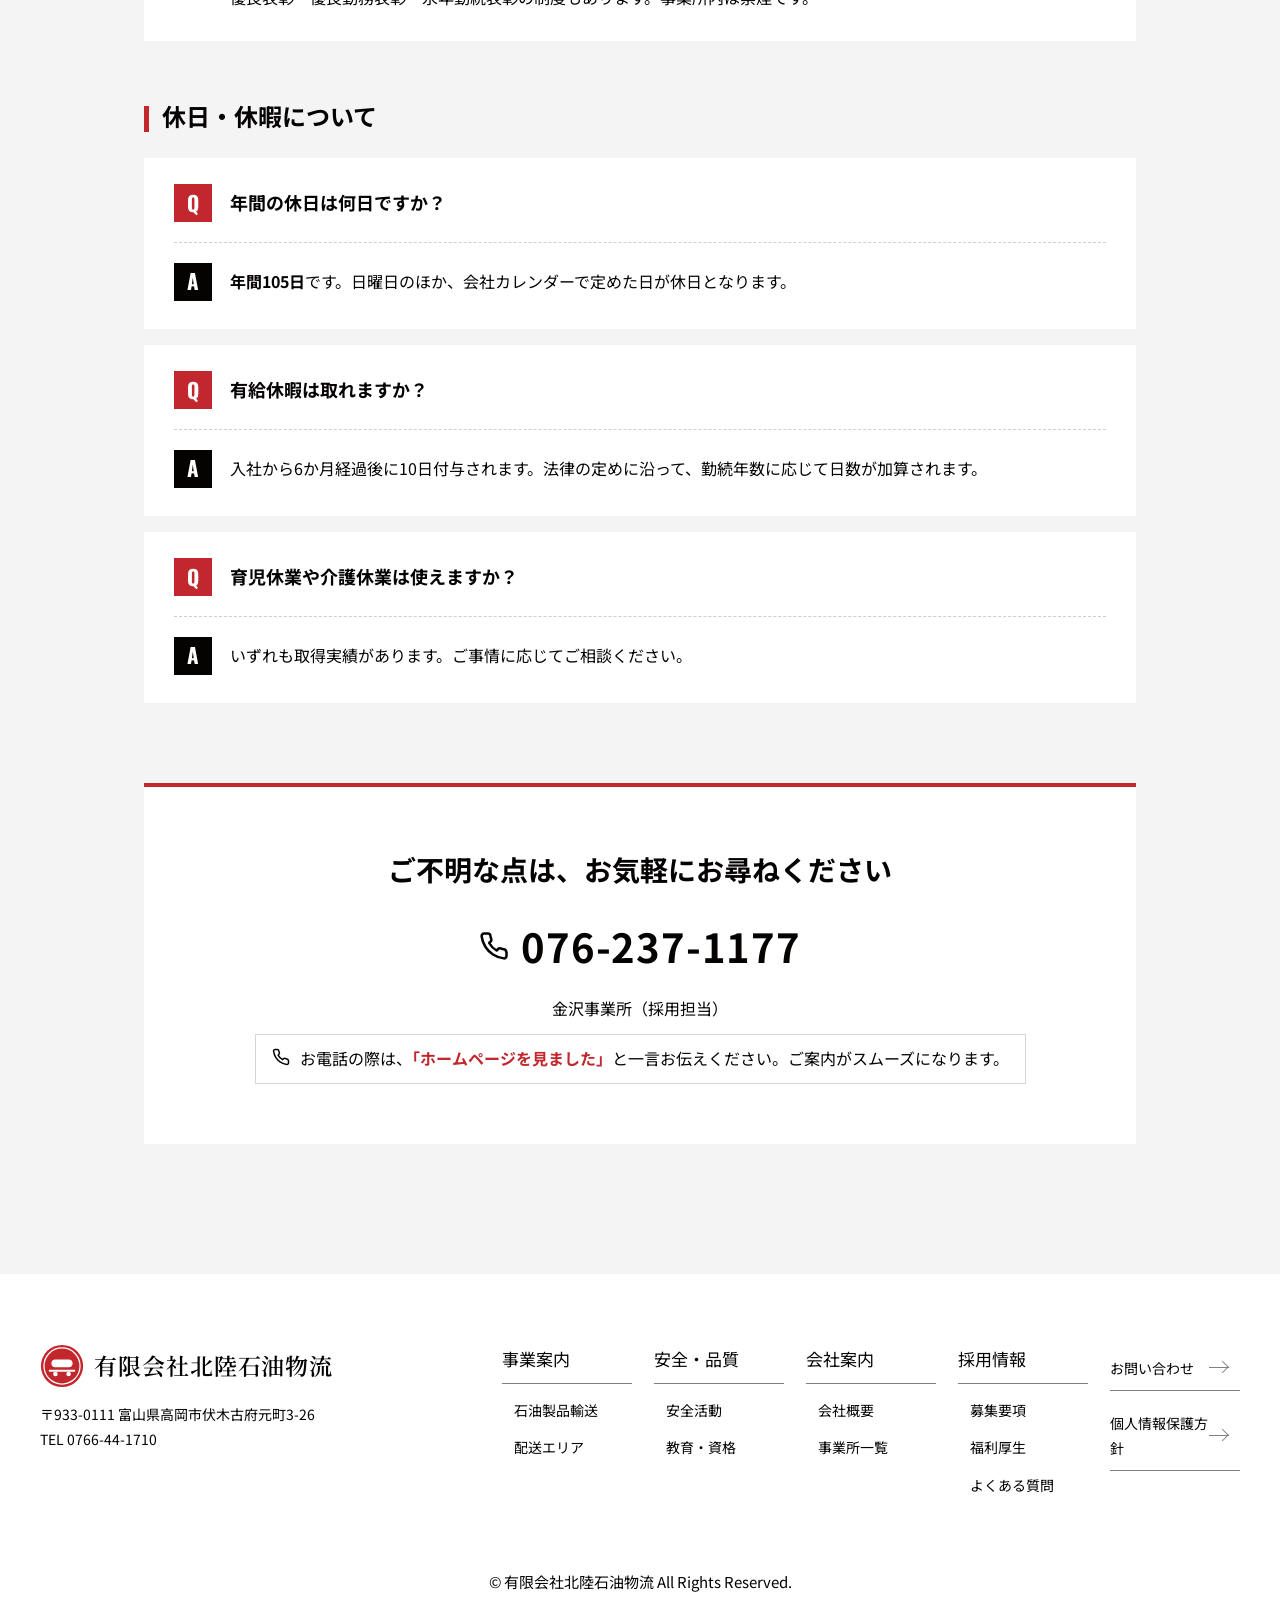
<file: p-ed1b7f15d6154fcb/v2/faq.html>
<!DOCTYPE html>
<html lang="ja">
<head>
<meta charset="UTF-8">
<meta name="viewport" content="width=device-width, initial-scale=1">
<meta name="robots" content="noindex, nofollow">
<title>よくある質問｜有限会社北陸石油物流 採用情報</title>
<meta name="description" content="未経験でも応募できる？ 休日は？ 高速代や事故時の負担は？ 採用に関する22のご質問にお答えしています。">
<meta property="og:type" content="website">
<meta property="og:site_name" content="有限会社北陸石油物流">
<meta property="og:title" content="よくある質問｜有限会社北陸石油物流 採用情報">
<meta property="og:description" content="未経験でも応募できる？ 休日は？ 高速代や事故時の負担は？ 採用に関する22のご質問にお答えしています。">
<meta property="og:image" content="../assets/tanker.jpg">
<meta property="og:locale" content="ja_JP">
<link rel="preconnect" href="https://fonts.googleapis.com">
<link rel="preconnect" href="https://fonts.gstatic.com" crossorigin>
<link href="https://fonts.googleapis.com/css2?family=Noto+Sans+JP:wght@400;500;700&family=Noto+Serif+JP:wght@600&family=Oswald:wght@700&display=swap" rel="stylesheet">
<link rel="stylesheet" href="css/style.css">
<link rel="icon" href="data:image/svg+xml,<svg xmlns='http://www.w3.org/2000/svg' viewBox='0 0 50 50'><circle cx='25' cy='25' r='24' fill='%23c1272d'/><rect x='13' y='17.5' width='24' height='9' rx='4.5' fill='%23fff'/><circle cx='17.5' cy='34' r='2.6' fill='%23fff'/><circle cx='32.5' cy='34' r='2.6' fill='%23fff'/></svg>">
</head>
<body>
<header class="header">
  <a class="logo" href="index.html"><svg viewBox="0 0 50 50" aria-hidden="true"><circle cx="25" cy="25" r="24" fill="#c1272d"/><circle cx="25" cy="25" r="20.5" fill="none" stroke="#fff" stroke-width="1.4"/><rect x="13" y="17.5" width="24" height="9" rx="4.5" fill="#fff"/><path d="M11 30.5h28" stroke="#fff" stroke-width="2.2" stroke-linecap="round"/><circle cx="17.5" cy="34" r="2.6" fill="#fff"/><circle cx="32.5" cy="34" r="2.6" fill="#fff"/></svg><span>有限会社北陸石油物流</span></a>
  <nav class="gnav-wrap" id="gnav" aria-label="メインメニュー">
    <ul class="gnav">
      <li><a href="business.html">事業案内</a>
        <ul class="sub"><li><a href="business.html#transport">石油製品輸送</a></li><li><a href="business.html#area">配送エリア</a></li></ul></li>
      <li><a href="safety.html">安全・品質</a>
        <ul class="sub"><li><a href="safety.html#safety">安全活動</a></li><li><a href="safety.html#education">教育・資格</a></li></ul></li>
      <li><a href="company.html">会社案内</a>
        <ul class="sub"><li><a href="company.html#outline">会社概要</a></li><li><a href="company.html#office">事業所一覧</a></li></ul></li>
      <li><a href="recruit.html">採用情報</a>
        <ul class="sub"><li><a href="recruit.html#requirements">募集要項</a></li><li><a href="recruit.html#welfare">福利厚生</a></li><li><a href="faq.html">よくある質問</a></li></ul></li>
      <li><a class="ct-box" href="contact.html">お問い合わせ</a></li>
    </ul>
  </nav>
  <button class="burger" type="button" aria-label="メニューを開く" aria-expanded="false" aria-controls="gnav"><span></span><span></span><span></span></button>
</header>
<main>
<div class="pages-hero"><h1>よくある質問</h1></div>
<nav class="pages-subnav" aria-label="ページ内メニュー"><ul><li><a href="recruit.html#requirements">募集要項</a></li><li><a href="recruit.html#welfare">福利厚生</a></li><li><a href="faq.html" class="is-current">よくある質問</a></li></ul></nav>
<div class="pages-body"><div class="pages-inner">

<section class="pg-sec" id="faq">
  <h2 class="pg-h2 fade">よくある質問</h2>
  <p class="pg-lead fade">採用に関して多くいただくご質問にお答えしています。ここに載っていないことも、お電話でお気軽にお尋ねください。</p>
<h3 class="pg-h3">応募・入社について</h3>
  <div class="faq-item fade">
    <p class="faq-q"><span class="faq-mark">Q</span><span class="faq-txt">タンクローリーの乗務経験がありませんが、応募できますか？</span></p>
    <p class="faq-a"><span class="faq-mark faq-mark--a">A</span><span class="faq-txt">はい、経験は問いません。石油製品の輸送は手順が決まっている仕事です。荷積み・荷卸しの作業から安全確認の手順まで、経験を積んだ乗務員が付いて一つずつお伝えしますので、はじめての方でも順を追って覚えていただけます。</span></p>
  </div>
  <div class="faq-item fade">
    <p class="faq-q"><span class="faq-mark">Q</span><span class="faq-txt">大型免許や危険物取扱者の資格を持っていません。それでも大丈夫ですか？</span></p>
    <p class="faq-a"><span class="faq-mark faq-mark--a">A</span><span class="faq-txt">お持ちでない方も応募いただけます。<strong>入社後に取得していただく形で、取得費用は会社が補助します。</strong>県外で受験される場合の交通費も会社が負担します。すでに大型自動車免許、危険物取扱者（乙種・丙種）、トレーラー免許をお持ちの方は優遇いたします。</span></p>
  </div>
  <div class="faq-item fade">
    <p class="faq-q"><span class="faq-mark">Q</span><span class="faq-txt">年齢や学歴の制限はありますか？</span></p>
    <p class="faq-a"><span class="faq-mark faq-mark--a">A</span><span class="faq-txt">学歴は不問です。年齢は、定年を60歳としている関係で59歳以下の方を対象としています。中高年層の方のご応募も歓迎しております。</span></p>
  </div>
  <div class="faq-item fade">
    <p class="faq-q"><span class="faq-mark">Q</span><span class="faq-txt">何歳まで働けますか？</span></p>
    <p class="faq-a"><span class="faq-mark faq-mark--a">A</span><span class="faq-txt">定年は60歳ですが、<strong>再雇用制度があり、65歳まで働いていただけます。</strong></span></p>
  </div>
  <div class="faq-item fade">
    <p class="faq-q"><span class="faq-mark">Q</span><span class="faq-txt">選考はどのように進みますか？</span></p>
    <p class="faq-a"><span class="faq-mark faq-mark--a">A</span><span class="faq-txt"><strong>書類選考はありません。</strong>応募書類が届いてから3営業日以内に、面接の日時をご連絡します。面接は1回、その後7日以内にお電話で結果をお知らせします。</span></p>
  </div>
  <div class="faq-item fade">
    <p class="faq-q"><span class="faq-mark">Q</span><span class="faq-txt">応募するにはどうすればよいですか？</span></p>
    <p class="faq-a"><span class="faq-mark faq-mark--a">A</span><span class="faq-txt">ハローワークの窓口で「紹介状」の交付を受けたうえで、応募書類（紹介状・履歴書・職務経歴書）をご郵送ください。運転免許証は面接時にご持参ください。応募書類は返却いたします。</span></p>
  </div>
  <div class="faq-item fade">
    <p class="faq-q"><span class="faq-mark">Q</span><span class="faq-txt">応募する前に、話だけ聞くことはできますか？</span></p>
    <p class="faq-a"><span class="faq-mark faq-mark--a">A</span><span class="faq-txt">もちろんです。金沢事業所（<a href="tel:0762371177">076-237-1177</a>）までお気軽にお電話ください。職場の見学をご希望の場合も、あわせてご相談ください。</span></p>
  </div>
  <div class="faq-item fade">
    <p class="faq-q"><span class="faq-mark">Q</span><span class="faq-txt">試用期間はありますか？</span></p>
    <p class="faq-a"><span class="faq-mark faq-mark--a">A</span><span class="faq-txt">2か月間の試用期間があります。<strong>試用期間中も労働条件は本採用後と同じ</strong>で、給与などの差はありません。</span></p>
  </div>
<h3 class="pg-h3">仕事について</h3>
  <div class="faq-item fade">
    <p class="faq-q"><span class="faq-mark">Q</span><span class="faq-txt">どのエリアを走りますか？泊まりはありますか？</span></p>
    <p class="faq-a"><span class="faq-mark faq-mark--a">A</span><span class="faq-txt">金沢事業所の担当は地場配送で、石川県全域・富山県・岐阜県の一部が主なエリアです。遠方への長距離運行を主体とした働き方ではありません。</span></p>
  </div>
  <div class="faq-item fade">
    <p class="faq-q"><span class="faq-mark">Q</span><span class="faq-txt">勤務時間と残業はどれくらいですか？</span></p>
    <p class="faq-a"><span class="faq-mark faq-mark--a">A</span><span class="faq-txt">就業時間は8時から17時（休憩60分）で、1年単位の変形労働時間制です。業務の内容により始業時刻が繰り上がる日があります。時間外労働は<strong>月平均27時間</strong>です。</span></p>
  </div>
  <div class="faq-item fade">
    <p class="faq-q"><span class="faq-mark">Q</span><span class="faq-txt">危険物を運ぶことに不安があります。</span></p>
    <p class="faq-a"><span class="faq-mark faq-mark--a">A</span><span class="faq-txt">だからこそ、当社は手順の徹底を何より重視しています。乗務前後の対面点呼とアルコールチェック、車両の日常点検、荷卸し手順の遵守を全員が守ることで、安全を保っています。定期的な安全教育と危険予知訓練も行っています。</span></p>
  </div>
  <div class="faq-item fade">
    <p class="faq-q"><span class="faq-mark">Q</span><span class="faq-txt">マイカーで通勤できますか？</span></p>
    <p class="faq-a"><span class="faq-mark faq-mark--a">A</span><span class="faq-txt">可能です。駐車場もございます。通勤手当は実費支給（月額上限25,000円）です。転勤はありません。</span></p>
  </div>
<h3 class="pg-h3">給与・待遇について</h3>
  <div class="faq-item fade">
    <p class="faq-q"><span class="faq-mark">Q</span><span class="faq-txt">給与の締め日と支払日を教えてください。</span></p>
    <p class="faq-a"><span class="faq-mark faq-mark--a">A</span><span class="faq-txt">月末締め、<strong>翌月20日のお支払い</strong>です。</span></p>
  </div>
  <div class="faq-item fade">
    <p class="faq-q"><span class="faq-mark">Q</span><span class="faq-txt">どのような手当がありますか？</span></p>
    <p class="faq-a"><span class="faq-mark faq-mark--a">A</span><span class="faq-txt">家族手当（配偶者10,000円、お子さま1人につき2,000円・3人まで）、運行手当、無事故手当（10,000円〜50,000円）、班長手当（10,000円〜50,000円）、通勤手当があります。</span></p>
  </div>
  <div class="faq-item fade">
    <p class="faq-q"><span class="faq-mark">Q</span><span class="faq-txt">昇給や賞与はありますか？</span></p>
    <p class="faq-a"><span class="faq-mark faq-mark--a">A</span><span class="faq-txt">昇給は年1回あり、前年度の実績は月額20,000円でした。賞与は年2回、前年度の実績は400,000円です。</span></p>
  </div>
  <div class="faq-item fade">
    <p class="faq-q"><span class="faq-mark">Q</span><span class="faq-txt">高速道路の料金は自己負担になりますか？</span></p>
    <p class="faq-a"><span class="faq-mark faq-mark--a">A</span><span class="faq-txt"><strong>いいえ、全額会社が負担します。</strong></span></p>
  </div>
  <div class="faq-item fade">
    <p class="faq-q"><span class="faq-mark">Q</span><span class="faq-txt">万が一、事故を起こしたときの個人負担はありますか？</span></p>
    <p class="faq-a"><span class="faq-mark faq-mark--a">A</span><span class="faq-txt"><strong>事故の弁償を個人にご負担いただくことはありません。</strong></span></p>
  </div>
  <div class="faq-item fade">
    <p class="faq-q"><span class="faq-mark">Q</span><span class="faq-txt">社会保険や退職金はありますか？</span></p>
    <p class="faq-a"><span class="faq-mark faq-mark--a">A</span><span class="faq-txt">雇用保険・労災保険・健康保険・厚生年金の各種社会保険を完備しています。退職金制度は勤続5年以上の方が対象です。</span></p>
  </div>
  <div class="faq-item fade">
    <p class="faq-q"><span class="faq-mark">Q</span><span class="faq-txt">そのほかの制度を教えてください。</span></p>
    <p class="faq-a"><span class="faq-mark faq-mark--a">A</span><span class="faq-txt">結婚祝い金・出産祝い金などの各種給付金、制服および安全保護具の貸与、各種免許の取得補助制度があります。無事故優良表彰・優良勤務表彰・永年勤続表彰の制度もあります。事業所内は禁煙です。</span></p>
  </div>
<h3 class="pg-h3">休日・休暇について</h3>
  <div class="faq-item fade">
    <p class="faq-q"><span class="faq-mark">Q</span><span class="faq-txt">年間の休日は何日ですか？</span></p>
    <p class="faq-a"><span class="faq-mark faq-mark--a">A</span><span class="faq-txt"><strong>年間105日</strong>です。日曜日のほか、会社カレンダーで定めた日が休日となります。</span></p>
  </div>
  <div class="faq-item fade">
    <p class="faq-q"><span class="faq-mark">Q</span><span class="faq-txt">有給休暇は取れますか？</span></p>
    <p class="faq-a"><span class="faq-mark faq-mark--a">A</span><span class="faq-txt">入社から6か月経過後に10日付与されます。法律の定めに沿って、勤続年数に応じて日数が加算されます。</span></p>
  </div>
  <div class="faq-item fade">
    <p class="faq-q"><span class="faq-mark">Q</span><span class="faq-txt">育児休業や介護休業は使えますか？</span></p>
    <p class="faq-a"><span class="faq-mark faq-mark--a">A</span><span class="faq-txt">いずれも取得実績があります。ご事情に応じてご相談ください。</span></p>
  </div>
</section>
<div class="cta-box fade">
  <h3>ご不明な点は、お気軽にお尋ねください</h3>
  <a class="cont-tel" href="tel:0762371177"><svg viewBox="0 0 24 24" fill="none" stroke="currentColor" stroke-width="2" stroke-linecap="round" stroke-linejoin="round" aria-hidden="true"><path d="M22 16.9v3a2 2 0 01-2.2 2 19.8 19.8 0 01-8.6-3.1 19.5 19.5 0 01-6-6A19.8 19.8 0 012.1 4.2 2 2 0 014.1 2h3a2 2 0 012 1.7c.1.9.3 1.8.7 2.6a2 2 0 01-.5 2.1L8.1 9.6a16 16 0 006 6l1.2-1.2a2 2 0 012.1-.5c.8.4 1.7.6 2.6.7a2 2 0 011.7 2z"/></svg>076-237-1177</a>
  <p class="cont-tel-sub">金沢事業所（採用担当）</p>
  <p class="hp-note"><svg viewBox="0 0 24 24" fill="none" stroke="currentColor" stroke-width="2" stroke-linecap="round" stroke-linejoin="round" aria-hidden="true"><path d="M22 16.9v3a2 2 0 01-2.2 2 19.8 19.8 0 01-8.6-3.1 19.5 19.5 0 01-6-6A19.8 19.8 0 012.1 4.2 2 2 0 014.1 2h3a2 2 0 012 1.7c.1.9.3 1.8.7 2.6a2 2 0 01-.5 2.1L8.1 9.6a16 16 0 006 6l1.2-1.2a2 2 0 012.1-.5c.8.4 1.7.6 2.6.7a2 2 0 011.7 2z"/></svg><span>お電話の際は、<b>「ホームページを見ました」</b>と一言お伝えください。ご案内がスムーズになります。</span></p>
</div>
</div></div>
</main>
<footer class="footer">
  <div class="footer-in">
    <div class="f-brand">
      <a class="f-logo" href="index.html"><svg viewBox="0 0 50 50" aria-hidden="true"><circle cx="25" cy="25" r="24" fill="#c1272d"/><circle cx="25" cy="25" r="20.5" fill="none" stroke="#fff" stroke-width="1.4"/><rect x="13" y="17.5" width="24" height="9" rx="4.5" fill="#fff"/><path d="M11 30.5h28" stroke="#fff" stroke-width="2.2" stroke-linecap="round"/><circle cx="17.5" cy="34" r="2.6" fill="#fff"/><circle cx="32.5" cy="34" r="2.6" fill="#fff"/></svg><span>有限会社北陸石油物流</span></a>
      <p class="f-address">〒933-0111 富山県高岡市伏木古府元町3-26<br>TEL 0766-44-1710</p>
    </div>
    <div><p class="f-ti">事業案内</p><ul class="f-links"><li><a class="f-link" href="business.html#transport">石油製品輸送</a></li><li><a class="f-link" href="business.html#area">配送エリア</a></li></ul></div>
    <div><p class="f-ti">安全・品質</p><ul class="f-links"><li><a class="f-link" href="safety.html#safety">安全活動</a></li><li><a class="f-link" href="safety.html#education">教育・資格</a></li></ul></div>
    <div><p class="f-ti">会社案内</p><ul class="f-links"><li><a class="f-link" href="company.html#outline">会社概要</a></li><li><a class="f-link" href="company.html#office">事業所一覧</a></li></ul></div>
    <div><p class="f-ti">採用情報</p><ul class="f-links"><li><a class="f-link" href="recruit.html#requirements">募集要項</a></li><li><a class="f-link" href="recruit.html#welfare">福利厚生</a></li><li><a class="f-link" href="faq.html">よくある質問</a></li></ul></div>
    <div><a class="f-ti-link" href="contact.html">お問い合わせ</a><a class="f-ti-link" href="privacy.html">個人情報保護方針</a></div>
  </div>
  <small class="copyright">&copy; 有限会社北陸石油物流 All Rights Reserved.</small>
</footer>
<a class="page-top" href="#" aria-label="ページの先頭へ"></a>
<script src="js/main.js"></script>
</body>
</html>
</file>
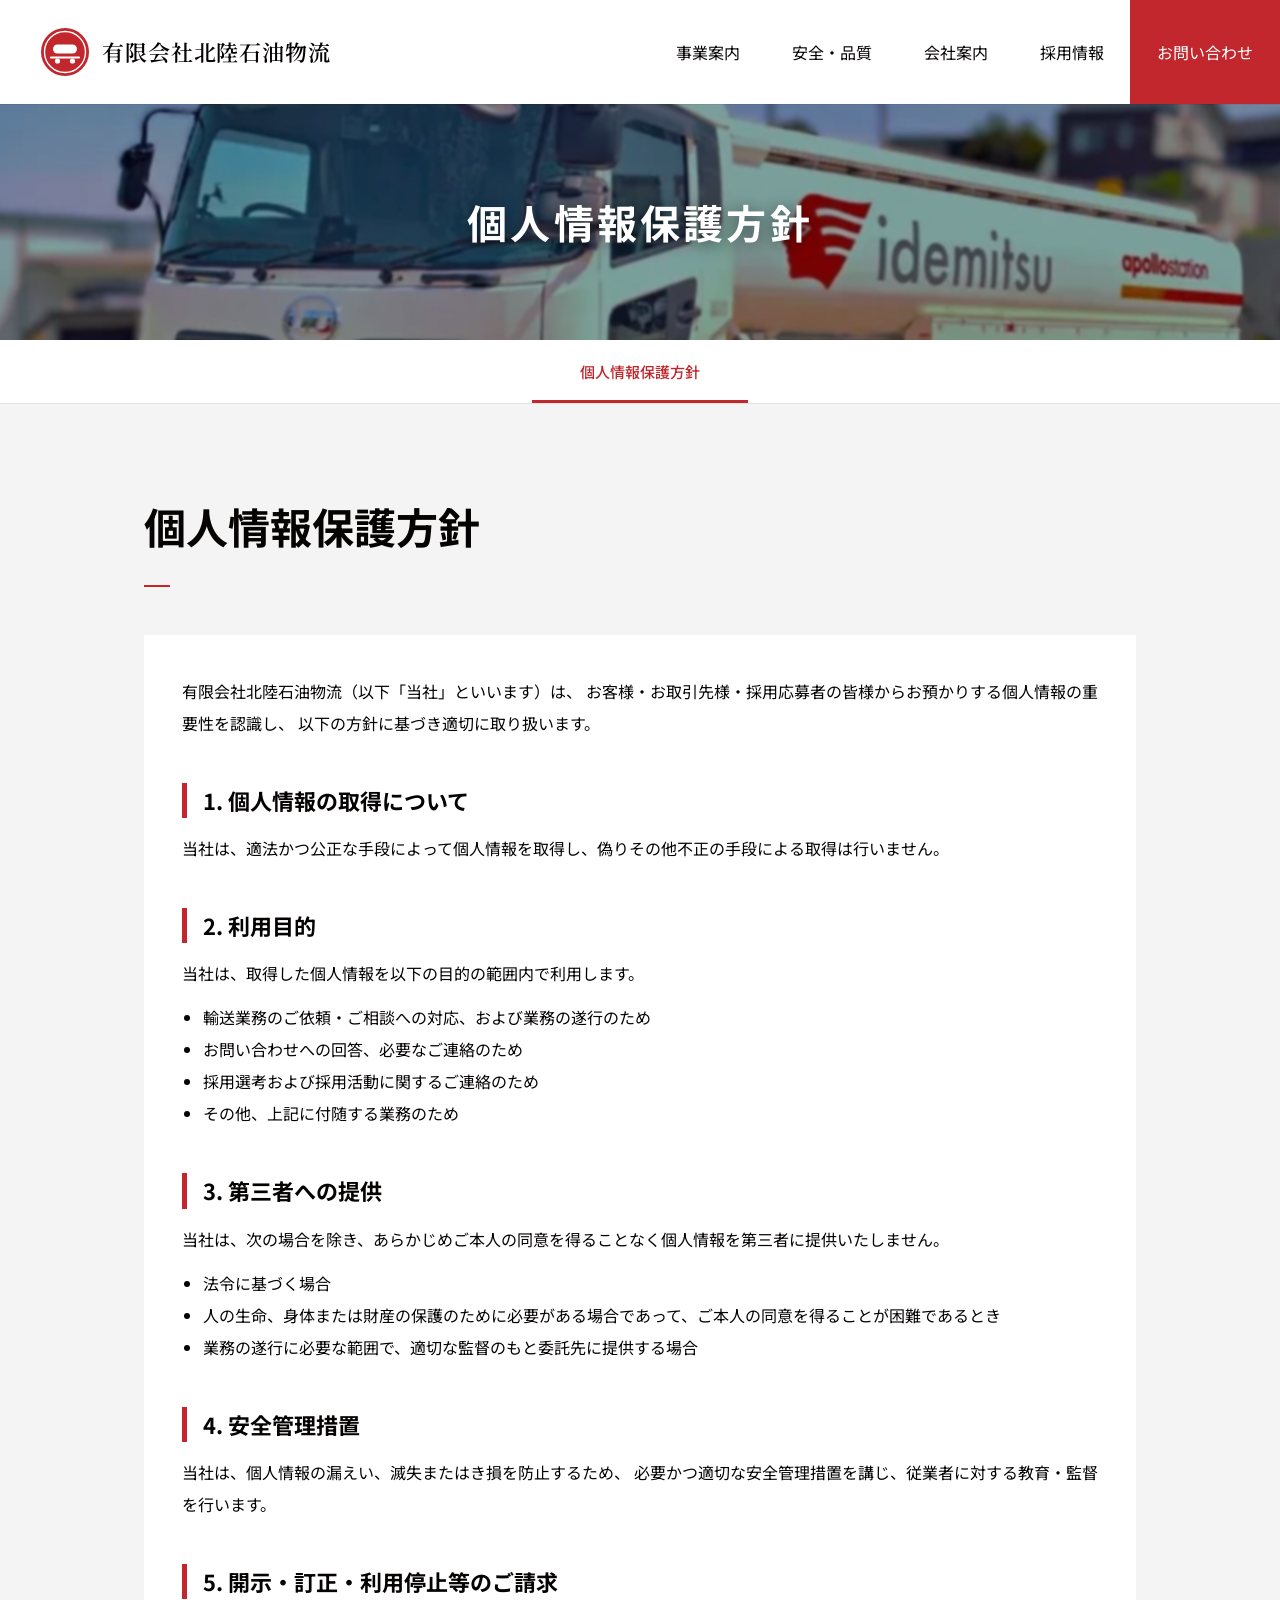
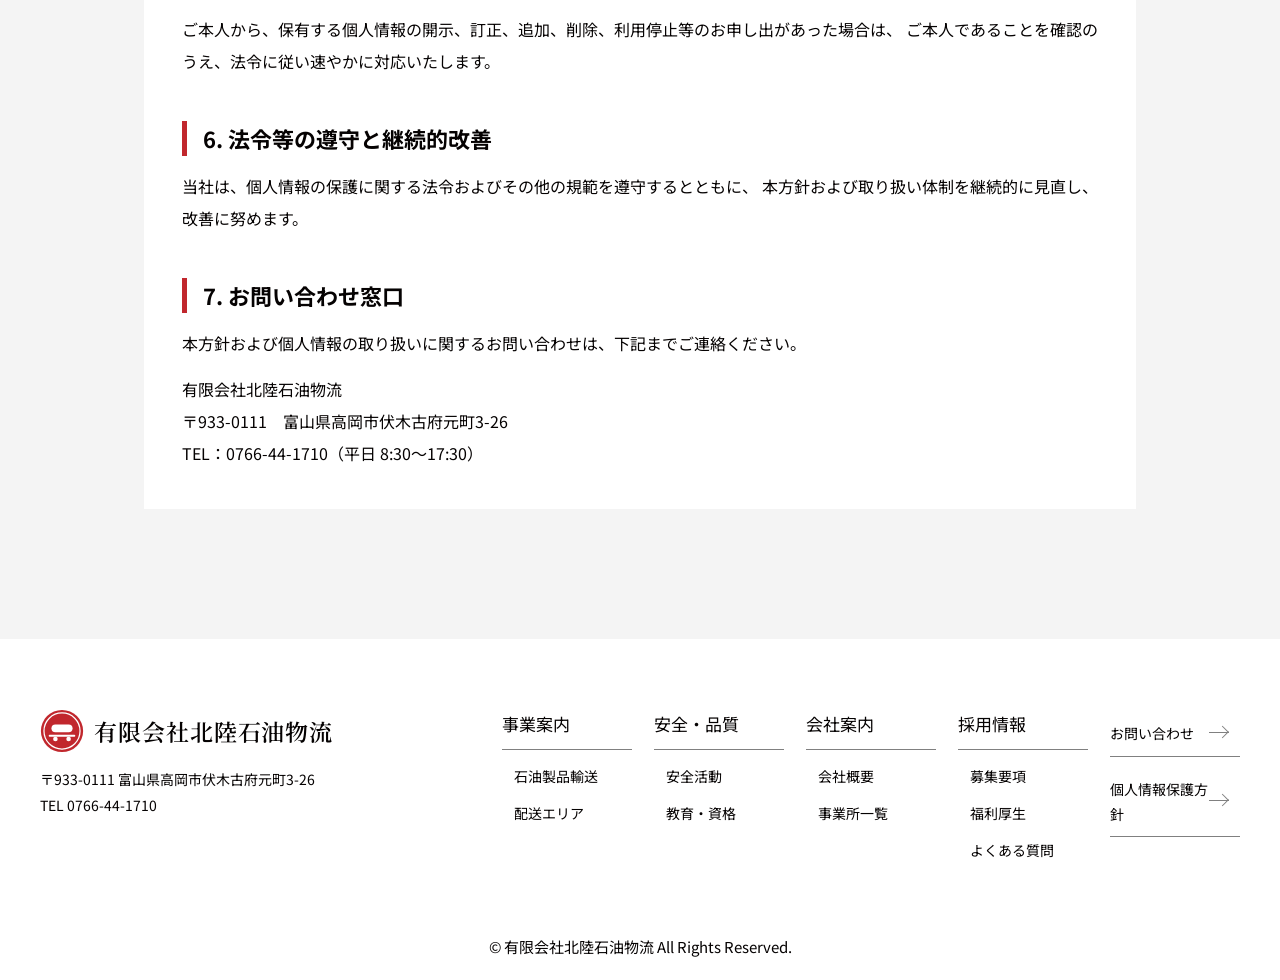
<file: p-ed1b7f15d6154fcb/v2/privacy.html>
<!DOCTYPE html>
<html lang="ja">
<head>
<meta charset="UTF-8">
<meta name="viewport" content="width=device-width, initial-scale=1">
<meta name="robots" content="noindex, nofollow">
<title>個人情報保護方針｜有限会社北陸石油物流</title>
<meta name="description" content="有限会社北陸石油物流の個人情報保護方針です。">
<meta property="og:type" content="website">
<meta property="og:site_name" content="有限会社北陸石油物流">
<meta property="og:title" content="個人情報保護方針｜有限会社北陸石油物流">
<meta property="og:description" content="有限会社北陸石油物流の個人情報保護方針です。">
<meta property="og:image" content="../assets/tanker.jpg">
<meta property="og:locale" content="ja_JP">
<link rel="preconnect" href="https://fonts.googleapis.com">
<link rel="preconnect" href="https://fonts.gstatic.com" crossorigin>
<link href="https://fonts.googleapis.com/css2?family=Noto+Sans+JP:wght@400;500;700&family=Noto+Serif+JP:wght@600&family=Oswald:wght@700&display=swap" rel="stylesheet">
<link rel="stylesheet" href="css/style.css">
<link rel="icon" href="data:image/svg+xml,<svg xmlns='http://www.w3.org/2000/svg' viewBox='0 0 50 50'><circle cx='25' cy='25' r='24' fill='%23c1272d'/><rect x='13' y='17.5' width='24' height='9' rx='4.5' fill='%23fff'/><circle cx='17.5' cy='34' r='2.6' fill='%23fff'/><circle cx='32.5' cy='34' r='2.6' fill='%23fff'/></svg>">
</head>
<body>
<header class="header">
  <a class="logo" href="index.html"><svg viewBox="0 0 50 50" aria-hidden="true"><circle cx="25" cy="25" r="24" fill="#c1272d"/><circle cx="25" cy="25" r="20.5" fill="none" stroke="#fff" stroke-width="1.4"/><rect x="13" y="17.5" width="24" height="9" rx="4.5" fill="#fff"/><path d="M11 30.5h28" stroke="#fff" stroke-width="2.2" stroke-linecap="round"/><circle cx="17.5" cy="34" r="2.6" fill="#fff"/><circle cx="32.5" cy="34" r="2.6" fill="#fff"/></svg><span>有限会社北陸石油物流</span></a>
  <nav class="gnav-wrap" id="gnav" aria-label="メインメニュー">
    <ul class="gnav">
      <li><a href="business.html">事業案内</a>
        <ul class="sub"><li><a href="business.html#transport">石油製品輸送</a></li><li><a href="business.html#area">配送エリア</a></li></ul></li>
      <li><a href="safety.html">安全・品質</a>
        <ul class="sub"><li><a href="safety.html#safety">安全活動</a></li><li><a href="safety.html#education">教育・資格</a></li></ul></li>
      <li><a href="company.html">会社案内</a>
        <ul class="sub"><li><a href="company.html#outline">会社概要</a></li><li><a href="company.html#office">事業所一覧</a></li></ul></li>
      <li><a href="recruit.html">採用情報</a>
        <ul class="sub"><li><a href="recruit.html#requirements">募集要項</a></li><li><a href="recruit.html#welfare">福利厚生</a></li><li><a href="faq.html">よくある質問</a></li></ul></li>
      <li><a class="ct-box" href="contact.html">お問い合わせ</a></li>
    </ul>
  </nav>
  <button class="burger" type="button" aria-label="メニューを開く" aria-expanded="false" aria-controls="gnav"><span></span><span></span><span></span></button>
</header>
<main>
<div class="pages-hero"><h1>個人情報保護方針</h1></div>
<nav class="pages-subnav" aria-label="ページ内メニュー"><ul><li><a href="privacy.html" class="is-current">個人情報保護方針</a></li></ul></nav>
<div class="pages-body"><div class="pages-inner">

<section class="pg-sec fade">
  <h2 class="pg-h2">個人情報保護方針</h2>
  <div class="card prose">
<p>
        有限会社北陸石油物流（以下「当社」といいます）は、
        お客様・お取引先様・採用応募者の皆様からお預かりする個人情報の重要性を認識し、
        以下の方針に基づき適切に取り扱います。
      </p>

      <h2>1. 個人情報の取得について</h2>
      <p>当社は、適法かつ公正な手段によって個人情報を取得し、偽りその他不正の手段による取得は行いません。</p>

      <h2>2. 利用目的</h2>
      <p>当社は、取得した個人情報を以下の目的の範囲内で利用します。</p>
      <ul>
        <li>輸送業務のご依頼・ご相談への対応、および業務の遂行のため</li>
        <li>お問い合わせへの回答、必要なご連絡のため</li>
        <li>採用選考および採用活動に関するご連絡のため</li>
        <li>その他、上記に付随する業務のため</li>
      </ul>

      <h2>3. 第三者への提供</h2>
      <p>
        当社は、次の場合を除き、あらかじめご本人の同意を得ることなく個人情報を第三者に提供いたしません。
      </p>
      <ul>
        <li>法令に基づく場合</li>
        <li>人の生命、身体または財産の保護のために必要がある場合であって、ご本人の同意を得ることが困難であるとき</li>
        <li>業務の遂行に必要な範囲で、適切な監督のもと委託先に提供する場合</li>
      </ul>

      <h2>4. 安全管理措置</h2>
      <p>
        当社は、個人情報の漏えい、滅失またはき損を防止するため、
        必要かつ適切な安全管理措置を講じ、従業者に対する教育・監督を行います。
      </p>

      <h2>5. 開示・訂正・利用停止等のご請求</h2>
      <p>
        ご本人から、保有する個人情報の開示、訂正、追加、削除、利用停止等のお申し出があった場合は、
        ご本人であることを確認のうえ、法令に従い速やかに対応いたします。
      </p>

      <h2>6. 法令等の遵守と継続的改善</h2>
      <p>
        当社は、個人情報の保護に関する法令およびその他の規範を遵守するとともに、
        本方針および取り扱い体制を継続的に見直し、改善に努めます。
      </p>

      <h2>7. お問い合わせ窓口</h2>
      <p>
        本方針および個人情報の取り扱いに関するお問い合わせは、下記までご連絡ください。
      </p>
      <p>
        有限会社北陸石油物流<br>
        〒933-0111　富山県高岡市伏木古府元町3-26<br>
        TEL：0766-44-1710（平日 8:30〜17:30）
      </p>
  </div>
</section>
</div></div>
</main>
<footer class="footer">
  <div class="footer-in">
    <div class="f-brand">
      <a class="f-logo" href="index.html"><svg viewBox="0 0 50 50" aria-hidden="true"><circle cx="25" cy="25" r="24" fill="#c1272d"/><circle cx="25" cy="25" r="20.5" fill="none" stroke="#fff" stroke-width="1.4"/><rect x="13" y="17.5" width="24" height="9" rx="4.5" fill="#fff"/><path d="M11 30.5h28" stroke="#fff" stroke-width="2.2" stroke-linecap="round"/><circle cx="17.5" cy="34" r="2.6" fill="#fff"/><circle cx="32.5" cy="34" r="2.6" fill="#fff"/></svg><span>有限会社北陸石油物流</span></a>
      <p class="f-address">〒933-0111 富山県高岡市伏木古府元町3-26<br>TEL 0766-44-1710</p>
    </div>
    <div><p class="f-ti">事業案内</p><ul class="f-links"><li><a class="f-link" href="business.html#transport">石油製品輸送</a></li><li><a class="f-link" href="business.html#area">配送エリア</a></li></ul></div>
    <div><p class="f-ti">安全・品質</p><ul class="f-links"><li><a class="f-link" href="safety.html#safety">安全活動</a></li><li><a class="f-link" href="safety.html#education">教育・資格</a></li></ul></div>
    <div><p class="f-ti">会社案内</p><ul class="f-links"><li><a class="f-link" href="company.html#outline">会社概要</a></li><li><a class="f-link" href="company.html#office">事業所一覧</a></li></ul></div>
    <div><p class="f-ti">採用情報</p><ul class="f-links"><li><a class="f-link" href="recruit.html#requirements">募集要項</a></li><li><a class="f-link" href="recruit.html#welfare">福利厚生</a></li><li><a class="f-link" href="faq.html">よくある質問</a></li></ul></div>
    <div><a class="f-ti-link" href="contact.html">お問い合わせ</a><a class="f-ti-link" href="privacy.html">個人情報保護方針</a></div>
  </div>
  <small class="copyright">&copy; 有限会社北陸石油物流 All Rights Reserved.</small>
</footer>
<a class="page-top" href="#" aria-label="ページの先頭へ"></a>
<script src="js/main.js"></script>
</body>
</html>
</file>
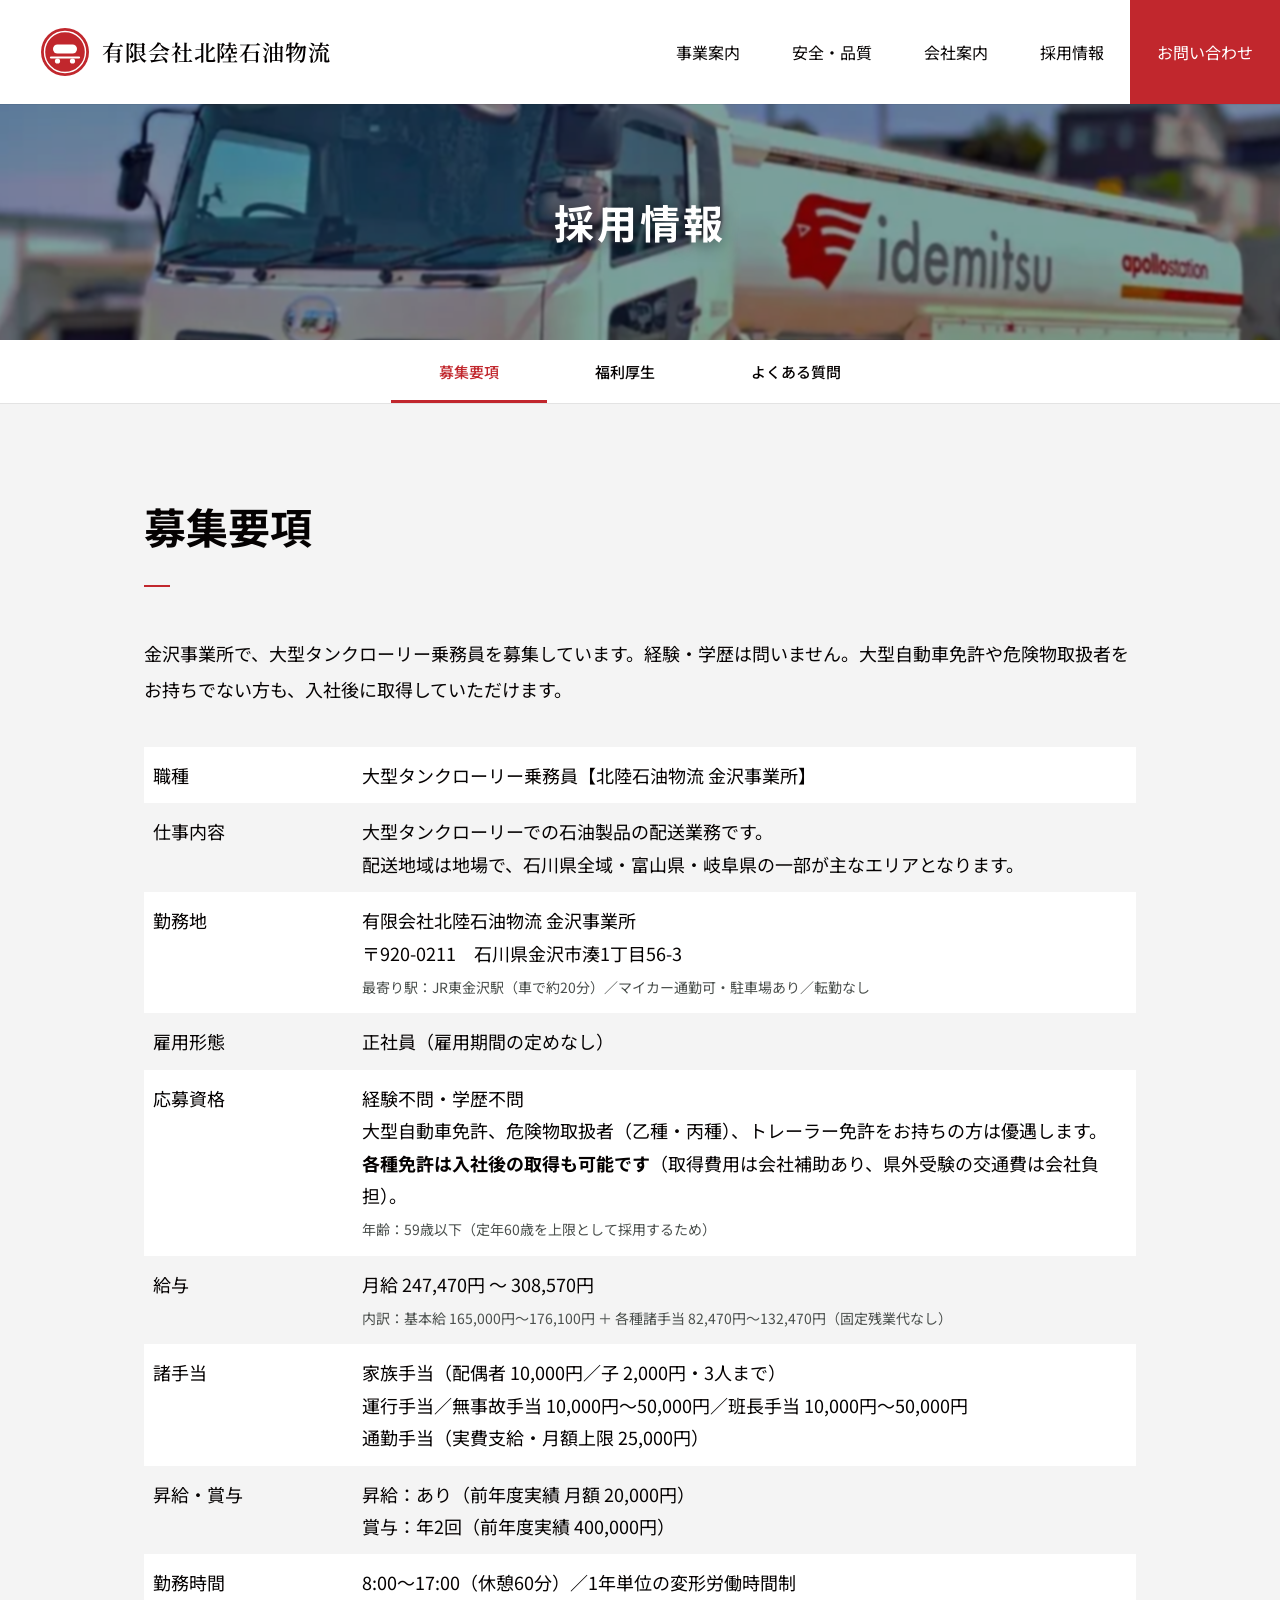
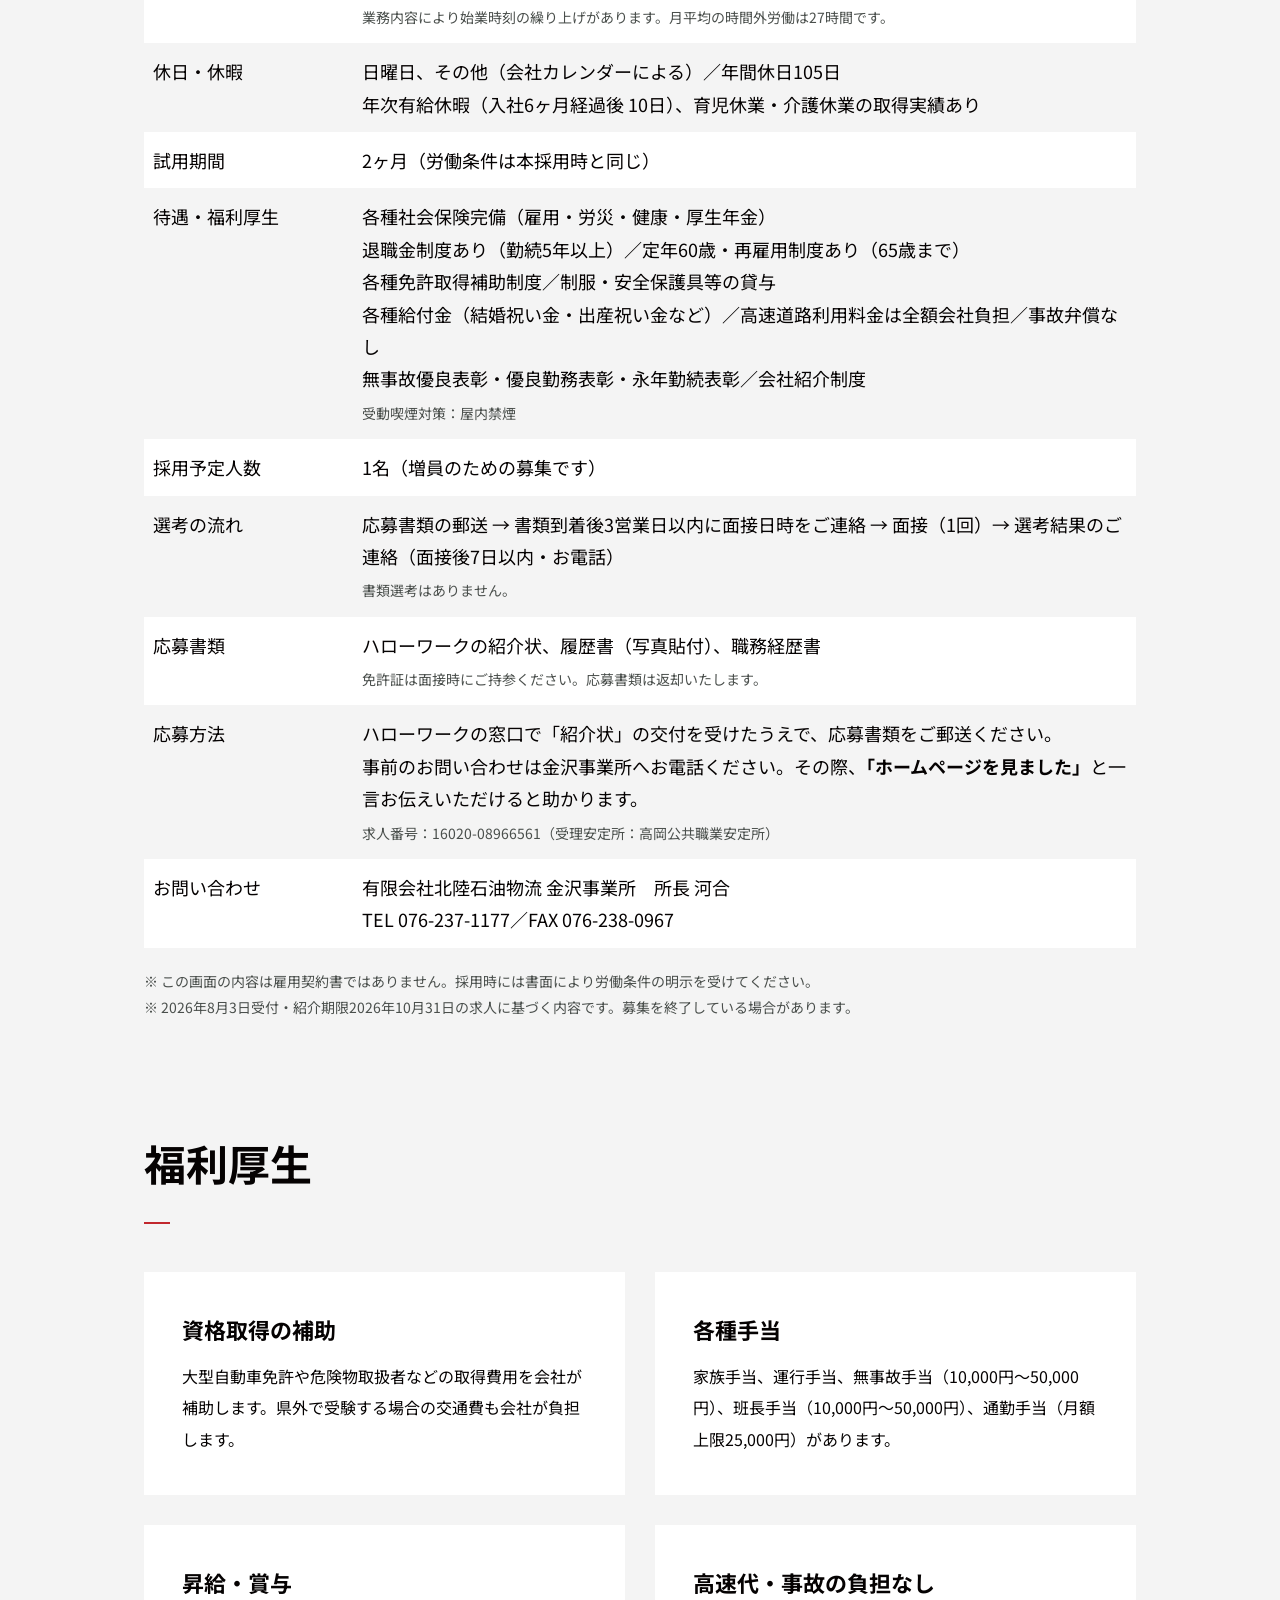
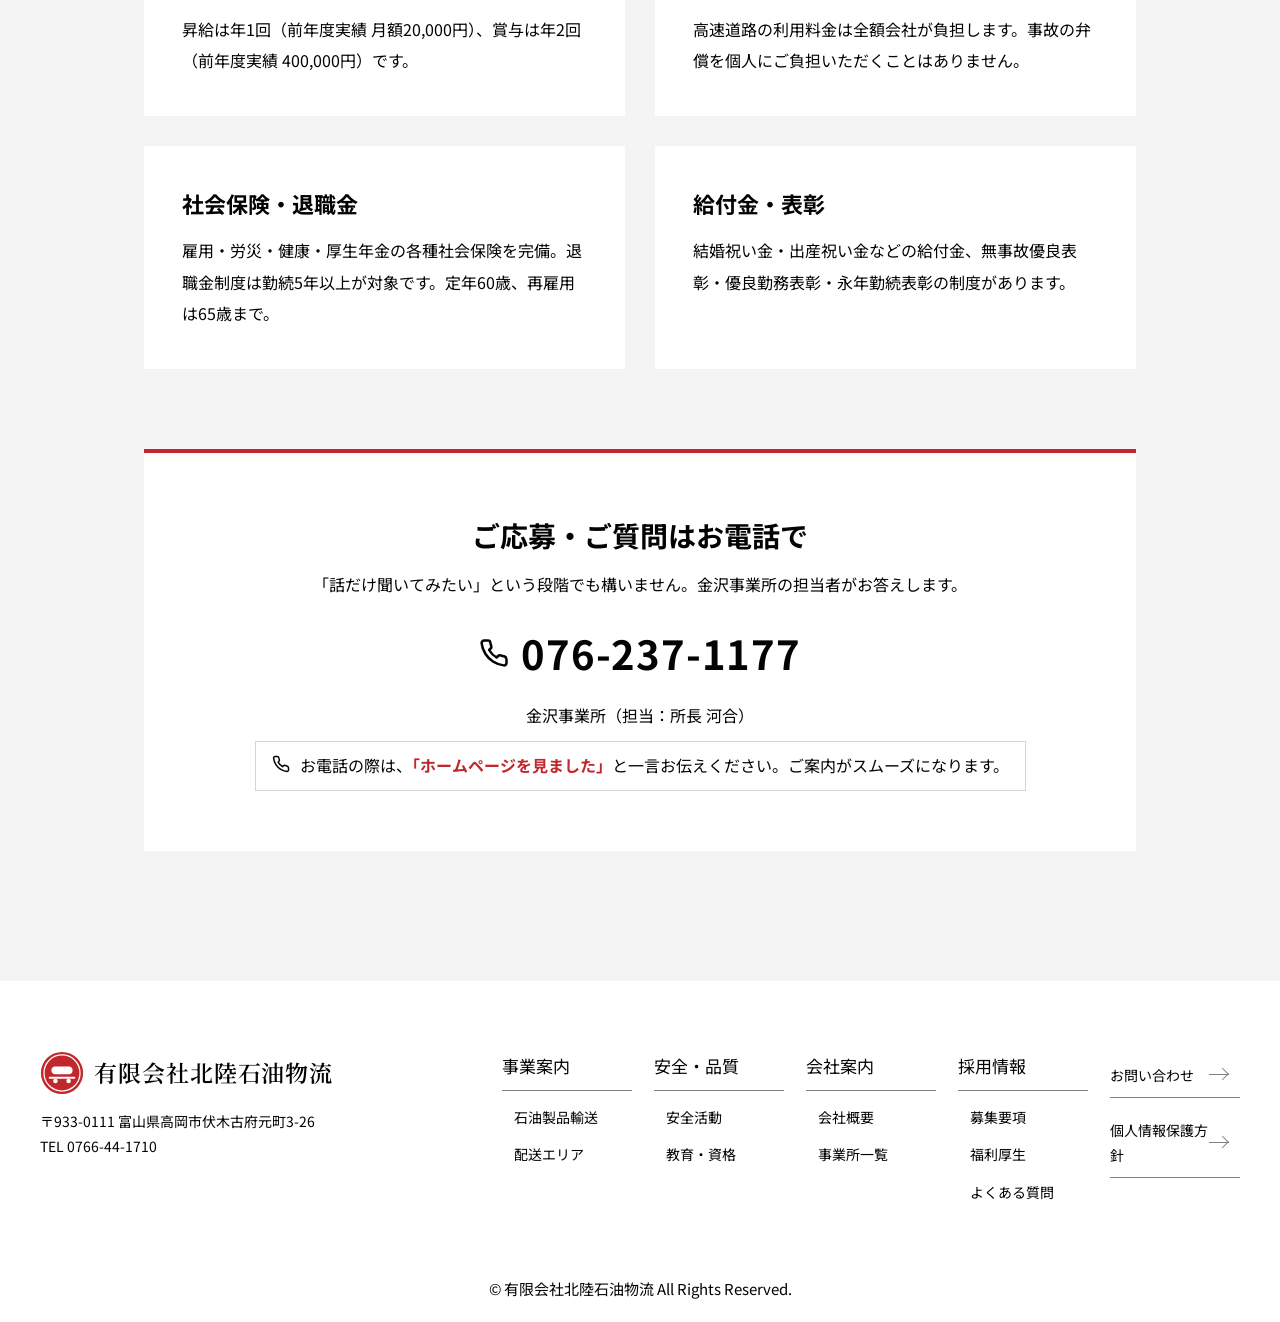
<file: p-ed1b7f15d6154fcb/v2/recruit.html>
<!DOCTYPE html>
<html lang="ja">
<head>
<meta charset="UTF-8">
<meta name="viewport" content="width=device-width, initial-scale=1">
<meta name="robots" content="noindex, nofollow">
<title>採用情報｜有限会社北陸石油物流</title>
<meta name="description" content="金沢事業所で大型タンクローリー乗務員を募集しています。経験・学歴不問、免許は入社後に取得できます（取得費用は会社補助）。">
<meta property="og:type" content="website">
<meta property="og:site_name" content="有限会社北陸石油物流">
<meta property="og:title" content="採用情報｜有限会社北陸石油物流">
<meta property="og:description" content="金沢事業所で大型タンクローリー乗務員を募集しています。経験・学歴不問、免許は入社後に取得できます（取得費用は会社補助）。">
<meta property="og:image" content="../assets/tanker.jpg">
<meta property="og:locale" content="ja_JP">
<link rel="preconnect" href="https://fonts.googleapis.com">
<link rel="preconnect" href="https://fonts.gstatic.com" crossorigin>
<link href="https://fonts.googleapis.com/css2?family=Noto+Sans+JP:wght@400;500;700&family=Noto+Serif+JP:wght@600&family=Oswald:wght@700&display=swap" rel="stylesheet">
<link rel="stylesheet" href="css/style.css">
<link rel="icon" href="data:image/svg+xml,<svg xmlns='http://www.w3.org/2000/svg' viewBox='0 0 50 50'><circle cx='25' cy='25' r='24' fill='%23c1272d'/><rect x='13' y='17.5' width='24' height='9' rx='4.5' fill='%23fff'/><circle cx='17.5' cy='34' r='2.6' fill='%23fff'/><circle cx='32.5' cy='34' r='2.6' fill='%23fff'/></svg>">
</head>
<body>
<header class="header">
  <a class="logo" href="index.html"><svg viewBox="0 0 50 50" aria-hidden="true"><circle cx="25" cy="25" r="24" fill="#c1272d"/><circle cx="25" cy="25" r="20.5" fill="none" stroke="#fff" stroke-width="1.4"/><rect x="13" y="17.5" width="24" height="9" rx="4.5" fill="#fff"/><path d="M11 30.5h28" stroke="#fff" stroke-width="2.2" stroke-linecap="round"/><circle cx="17.5" cy="34" r="2.6" fill="#fff"/><circle cx="32.5" cy="34" r="2.6" fill="#fff"/></svg><span>有限会社北陸石油物流</span></a>
  <nav class="gnav-wrap" id="gnav" aria-label="メインメニュー">
    <ul class="gnav">
      <li><a href="business.html">事業案内</a>
        <ul class="sub"><li><a href="business.html#transport">石油製品輸送</a></li><li><a href="business.html#area">配送エリア</a></li></ul></li>
      <li><a href="safety.html">安全・品質</a>
        <ul class="sub"><li><a href="safety.html#safety">安全活動</a></li><li><a href="safety.html#education">教育・資格</a></li></ul></li>
      <li><a href="company.html">会社案内</a>
        <ul class="sub"><li><a href="company.html#outline">会社概要</a></li><li><a href="company.html#office">事業所一覧</a></li></ul></li>
      <li><a href="recruit.html">採用情報</a>
        <ul class="sub"><li><a href="recruit.html#requirements">募集要項</a></li><li><a href="recruit.html#welfare">福利厚生</a></li><li><a href="faq.html">よくある質問</a></li></ul></li>
      <li><a class="ct-box" href="contact.html">お問い合わせ</a></li>
    </ul>
  </nav>
  <button class="burger" type="button" aria-label="メニューを開く" aria-expanded="false" aria-controls="gnav"><span></span><span></span><span></span></button>
</header>
<main>
<div class="pages-hero"><h1>採用情報</h1></div>
<nav class="pages-subnav" aria-label="ページ内メニュー"><ul><li><a href="#requirements" class="is-current">募集要項</a></li><li><a href="#welfare">福利厚生</a></li><li><a href="faq.html">よくある質問</a></li></ul></nav>
<div class="pages-body"><div class="pages-inner">

<section class="pg-sec fade" id="requirements">
  <h2 class="pg-h2">募集要項</h2>
  <p class="pg-lead">金沢事業所で、大型タンクローリー乗務員を募集しています。経験・学歴は問いません。大型自動車免許や危険物取扱者をお持ちでない方も、入社後に取得していただけます。</p>
  <table class="tbl">
    <tr><th>職種</th><td>大型タンクローリー乗務員【北陸石油物流 金沢事業所】</td></tr>
    <tr><th>仕事内容</th><td>大型タンクローリーでの石油製品の配送業務です。<br>
            配送地域は地場で、石川県全域・富山県・岐阜県の一部が主なエリアとなります。</td></tr>
    <tr><th>勤務地</th><td>有限会社北陸石油物流 金沢事業所<br>
            〒920-0211　石川県金沢市湊1丁目56-3<br>
            <small>最寄り駅：JR東金沢駅（車で約20分）／マイカー通勤可・駐車場あり／転勤なし</small></td></tr>
    <tr><th>雇用形態</th><td>正社員（雇用期間の定めなし）</td></tr>
    <tr><th>応募資格</th><td>経験不問・学歴不問<br>
            大型自動車免許、危険物取扱者（乙種・丙種）、トレーラー免許をお持ちの方は優遇します。<br>
            <strong>各種免許は入社後の取得も可能です</strong>（取得費用は会社補助あり、県外受験の交通費は会社負担）。<br>
            <small>年齢：59歳以下（定年60歳を上限として採用するため）</small></td></tr>
    <tr><th>給与</th><td>月給 247,470円 〜 308,570円<br>
            <small>内訳：基本給 165,000円〜176,100円 ＋ 各種諸手当 82,470円〜132,470円（固定残業代なし）</small></td></tr>
    <tr><th>諸手当</th><td>家族手当（配偶者 10,000円／子 2,000円・3人まで）<br>
            運行手当／無事故手当 10,000円〜50,000円／班長手当 10,000円〜50,000円<br>
            通勤手当（実費支給・月額上限 25,000円）</td></tr>
    <tr><th>昇給・賞与</th><td>昇給：あり（前年度実績 月額 20,000円）<br>
            賞与：年2回（前年度実績 400,000円）</td></tr>
    <tr><th>勤務時間</th><td>8:00〜17:00（休憩60分）／1年単位の変形労働時間制<br>
            <small>業務内容により始業時刻の繰り上げがあります。月平均の時間外労働は27時間です。</small></td></tr>
    <tr><th>休日・休暇</th><td>日曜日、その他（会社カレンダーによる）／年間休日105日<br>
            年次有給休暇（入社6ヶ月経過後 10日）、育児休業・介護休業の取得実績あり</td></tr>
    <tr><th>試用期間</th><td>2ヶ月（労働条件は本採用時と同じ）</td></tr>
    <tr><th>待遇・福利厚生</th><td>各種社会保険完備（雇用・労災・健康・厚生年金）<br>
            退職金制度あり（勤続5年以上）／定年60歳・再雇用制度あり（65歳まで）<br>
            各種免許取得補助制度／制服・安全保護具等の貸与<br>
            各種給付金（結婚祝い金・出産祝い金など）／高速道路利用料金は全額会社負担／事故弁償なし<br>
            無事故優良表彰・優良勤務表彰・永年勤続表彰／会社紹介制度<br>
            <small>受動喫煙対策：屋内禁煙</small></td></tr>
    <tr><th>採用予定人数</th><td>1名（増員のための募集です）</td></tr>
    <tr><th>選考の流れ</th><td>応募書類の郵送 → 書類到着後3営業日以内に面接日時をご連絡 → 面接（1回）→ 選考結果のご連絡（面接後7日以内・お電話）<br>
            <small>書類選考はありません。</small></td></tr>
    <tr><th>応募書類</th><td>ハローワークの紹介状、履歴書（写真貼付）、職務経歴書<br>
            <small>免許証は面接時にご持参ください。応募書類は返却いたします。</small></td></tr>
    <tr><th>応募方法</th><td>ハローワークの窓口で「紹介状」の交付を受けたうえで、応募書類をご郵送ください。<br>
            事前のお問い合わせは金沢事業所へお電話ください。その際、<strong>「ホームページを見ました」</strong>と一言お伝えいただけると助かります。<br>
            <small>求人番号：16020-08966561（受理安定所：高岡公共職業安定所）</small></td></tr>
    <tr><th>お問い合わせ</th><td>有限会社北陸石油物流 金沢事業所　所長 河合<br>
            TEL 076-237-1177／FAX 076-238-0967</td></tr>
  </table>
  <p class="pg-note">※ この画面の内容は雇用契約書ではありません。採用時には書面により労働条件の明示を受けてください。<br>※ 2026年8月3日受付・紹介期限2026年10月31日の求人に基づく内容です。募集を終了している場合があります。</p>
</section>

<section class="pg-sec fade" id="welfare">
  <h2 class="pg-h2">福利厚生</h2>
  <div class="card-grid">
    <div class="card"><h3>資格取得の補助</h3><p>大型自動車免許や危険物取扱者などの取得費用を会社が補助します。県外で受験する場合の交通費も会社が負担します。</p></div>
    <div class="card"><h3>各種手当</h3><p>家族手当、運行手当、無事故手当（10,000円〜50,000円）、班長手当（10,000円〜50,000円）、通勤手当（月額上限25,000円）があります。</p></div>
    <div class="card"><h3>昇給・賞与</h3><p>昇給は年1回（前年度実績 月額20,000円）、賞与は年2回（前年度実績 400,000円）です。</p></div>
    <div class="card"><h3>高速代・事故の負担なし</h3><p>高速道路の利用料金は全額会社が負担します。事故の弁償を個人にご負担いただくことはありません。</p></div>
    <div class="card"><h3>社会保険・退職金</h3><p>雇用・労災・健康・厚生年金の各種社会保険を完備。退職金制度は勤続5年以上が対象です。定年60歳、再雇用は65歳まで。</p></div>
    <div class="card"><h3>給付金・表彰</h3><p>結婚祝い金・出産祝い金などの給付金、無事故優良表彰・優良勤務表彰・永年勤続表彰の制度があります。</p></div>
  </div>
</section>

<div class="cta-box fade">
  <h3>ご応募・ご質問はお電話で</h3>
  <p>「話だけ聞いてみたい」という段階でも構いません。金沢事業所の担当者がお答えします。</p>
  <a class="cont-tel" href="tel:0762371177"><svg viewBox="0 0 24 24" fill="none" stroke="currentColor" stroke-width="2" stroke-linecap="round" stroke-linejoin="round" aria-hidden="true"><path d="M22 16.9v3a2 2 0 01-2.2 2 19.8 19.8 0 01-8.6-3.1 19.5 19.5 0 01-6-6A19.8 19.8 0 012.1 4.2 2 2 0 014.1 2h3a2 2 0 012 1.7c.1.9.3 1.8.7 2.6a2 2 0 01-.5 2.1L8.1 9.6a16 16 0 006 6l1.2-1.2a2 2 0 012.1-.5c.8.4 1.7.6 2.6.7a2 2 0 011.7 2z"/></svg>076-237-1177</a>
  <p class="cont-tel-sub">金沢事業所（担当：所長 河合）</p>
  <p class="hp-note"><svg viewBox="0 0 24 24" fill="none" stroke="currentColor" stroke-width="2" stroke-linecap="round" stroke-linejoin="round" aria-hidden="true"><path d="M22 16.9v3a2 2 0 01-2.2 2 19.8 19.8 0 01-8.6-3.1 19.5 19.5 0 01-6-6A19.8 19.8 0 012.1 4.2 2 2 0 014.1 2h3a2 2 0 012 1.7c.1.9.3 1.8.7 2.6a2 2 0 01-.5 2.1L8.1 9.6a16 16 0 006 6l1.2-1.2a2 2 0 012.1-.5c.8.4 1.7.6 2.6.7a2 2 0 011.7 2z"/></svg><span>お電話の際は、<b>「ホームページを見ました」</b>と一言お伝えください。ご案内がスムーズになります。</span></p>
</div>
</div></div>
</main>
<footer class="footer">
  <div class="footer-in">
    <div class="f-brand">
      <a class="f-logo" href="index.html"><svg viewBox="0 0 50 50" aria-hidden="true"><circle cx="25" cy="25" r="24" fill="#c1272d"/><circle cx="25" cy="25" r="20.5" fill="none" stroke="#fff" stroke-width="1.4"/><rect x="13" y="17.5" width="24" height="9" rx="4.5" fill="#fff"/><path d="M11 30.5h28" stroke="#fff" stroke-width="2.2" stroke-linecap="round"/><circle cx="17.5" cy="34" r="2.6" fill="#fff"/><circle cx="32.5" cy="34" r="2.6" fill="#fff"/></svg><span>有限会社北陸石油物流</span></a>
      <p class="f-address">〒933-0111 富山県高岡市伏木古府元町3-26<br>TEL 0766-44-1710</p>
    </div>
    <div><p class="f-ti">事業案内</p><ul class="f-links"><li><a class="f-link" href="business.html#transport">石油製品輸送</a></li><li><a class="f-link" href="business.html#area">配送エリア</a></li></ul></div>
    <div><p class="f-ti">安全・品質</p><ul class="f-links"><li><a class="f-link" href="safety.html#safety">安全活動</a></li><li><a class="f-link" href="safety.html#education">教育・資格</a></li></ul></div>
    <div><p class="f-ti">会社案内</p><ul class="f-links"><li><a class="f-link" href="company.html#outline">会社概要</a></li><li><a class="f-link" href="company.html#office">事業所一覧</a></li></ul></div>
    <div><p class="f-ti">採用情報</p><ul class="f-links"><li><a class="f-link" href="recruit.html#requirements">募集要項</a></li><li><a class="f-link" href="recruit.html#welfare">福利厚生</a></li><li><a class="f-link" href="faq.html">よくある質問</a></li></ul></div>
    <div><a class="f-ti-link" href="contact.html">お問い合わせ</a><a class="f-ti-link" href="privacy.html">個人情報保護方針</a></div>
  </div>
  <small class="copyright">&copy; 有限会社北陸石油物流 All Rights Reserved.</small>
</footer>
<a class="page-top" href="#" aria-label="ページの先頭へ"></a>
<script src="js/main.js"></script>
</body>
</html>
</file>
<file: assets/style.css>
@charset "utf-8";

/* =========================================================
   有限会社北陸石油物流 コーポレートサイト
   カラー: 紺(信頼・安全) × アンバー(エネルギー) × 白
   ========================================================= */

:root {
  --navy:        #0b2f5e;
  --navy-dark:   #071f3f;
  --navy-light:  #1b4c8f;
  --amber:       #e8901a;
  --amber-dark:  #c9760c;
  --ink:         #1a2430;
  --ink-mute:    #5a6775;
  --line:        #dfe4ea;
  --bg:          #ffffff;
  --bg-tint:     #f4f7fb;
  --maxw:        1120px;
  --header-h:    84px;
  --ease:        cubic-bezier(.22, .61, .36, 1);
}

*, *::before, *::after { box-sizing: border-box; }

html { scroll-behavior: smooth; scroll-padding-top: var(--header-h); }

body {
  margin: 0;
  font-family: "Noto Sans JP", "Hiragino Kaku Gothic ProN", "Hiragino Sans",
               "Yu Gothic", Meiryo, system-ui, sans-serif;
  font-size: 16px;
  line-height: 1.9;
  color: var(--ink);
  background: var(--bg);
  -webkit-font-smoothing: antialiased;
  text-size-adjust: 100%;
}

img, svg { max-width: 100%; height: auto; display: block; }
a { color: var(--navy-light); text-decoration: none; transition: opacity .2s; }
a:hover { opacity: .7; }
ul { list-style: none; margin: 0; padding: 0; }
h1, h2, h3, h4, p, figure { margin: 0; }

.wrap { width: min(100% - 48px, var(--maxw)); margin-inline: auto; }
.sr-only {
  position: absolute; width: 1px; height: 1px; overflow: hidden;
  clip: rect(0 0 0 0); clip-path: inset(50%); white-space: nowrap;
}

/* ---------- ヘッダー ---------- */
.header {
  position: fixed; inset: 0 0 auto 0; z-index: 100;
  height: var(--header-h);
  background: rgba(255, 255, 255, .94);
  backdrop-filter: blur(10px);
  border-bottom: 1px solid var(--line);
  transition: box-shadow .3s;
}
.header.is-scrolled { box-shadow: 0 4px 24px rgba(11, 47, 94, .1); }

.header__inner {
  height: 100%;
  display: flex; align-items: center; justify-content: space-between; gap: 24px;
}

.logo { display: flex; align-items: center; gap: 12px; }
.logo:hover { opacity: 1; }
.logo__mark { width: 46px; height: 46px; flex: none; }
.logo__text { line-height: 1.25; }
.logo__ja {
  display: block; font-size: 22px; font-weight: 700;
  color: var(--navy); letter-spacing: .06em;
}
.logo__en {
  display: block; font-size: 12px; font-weight: 500;
  color: var(--ink-mute); letter-spacing: .08em;
}

.gnav { display: flex; align-items: center; gap: 4px; }
.gnav__link {
  display: block; padding: 8px 14px;
  font-size: 14px; font-weight: 600; color: var(--ink);
  border-radius: 6px; transition: background .2s, color .2s;
}
.gnav__link:hover { opacity: 1; background: var(--bg-tint); color: var(--navy); }
.gnav__link--cta {
  margin-left: 8px; padding: 10px 22px;
  background: var(--navy); color: #fff; border-radius: 999px;
}
.gnav__link--cta:hover { opacity: 1; background: var(--navy-light); color: #fff; }

.burger {
  display: none; width: 44px; height: 44px; padding: 0;
  background: none; border: 0; cursor: pointer;
}
.burger span {
  display: block; width: 24px; height: 2px; margin: 5px auto;
  background: var(--navy); transition: transform .3s var(--ease), opacity .2s;
}
.burger[aria-expanded="true"] span:nth-child(1) { transform: translateY(7px) rotate(45deg); }
.burger[aria-expanded="true"] span:nth-child(2) { opacity: 0; }
.burger[aria-expanded="true"] span:nth-child(3) { transform: translateY(-7px) rotate(-45deg); }

/* ---------- ヒーロー ---------- */
.hero {
  position: relative; margin-top: var(--header-h);
  min-height: min(78vh, 640px);
  display: flex; align-items: center;
  background: linear-gradient(120deg, var(--navy-dark) 0%, var(--navy) 45%, var(--navy-light) 100%);
  color: #fff; overflow: hidden;
}
/* 写真差し替え位置：.hero__media に本社・タンクローリー写真を配置 */
.hero__media { position: absolute; inset: 0; opacity: .34; }
.hero__media svg { width: 100%; height: 100%; }
.hero__inner { position: relative; z-index: 1; padding: 72px 0; }

.hero__eyebrow {
  display: inline-block; margin-bottom: 26px; padding: 10px 26px;
  font-size: 19px; font-weight: 700; letter-spacing: .1em;
  color: #fff; background: rgba(255, 255, 255, .14);
  border: 1px solid rgba(255, 255, 255, .55); border-radius: 999px;
  backdrop-filter: blur(2px);
}
.hero__title {
  font-size: clamp(25px, 5.2vw, 52px); font-weight: 700;
  line-height: 1.5; letter-spacing: .02em;
  text-shadow: 0 2px 24px rgba(0, 0, 0, .3);
}
.hero__title .accent { color: #ffc670; }
.hero__lead {
  margin-top: 24px; max-width: 46em;
  font-size: clamp(14px, 1.6vw, 17px); color: rgba(255, 255, 255, .9);
}
.hero__actions { margin-top: 40px; display: flex; flex-wrap: wrap; gap: 14px; }

.hero__scroll {
  position: absolute; left: 50%; bottom: 24px; z-index: 1;
  transform: translateX(-50%);
  font-size: 10px; letter-spacing: .2em; color: rgba(255, 255, 255, .8);
  text-align: center;
}
.hero__scroll::after {
  content: ""; display: block; width: 1px; height: 44px; margin: 10px auto 0;
  background: linear-gradient(rgba(255, 255, 255, .8), transparent);
  animation: scrollLine 2s var(--ease) infinite;
}
@keyframes scrollLine {
  0%   { transform: scaleY(0); transform-origin: top; }
  50%  { transform: scaleY(1); transform-origin: top; }
  100% { transform: scaleY(0); transform-origin: bottom; }
}

/* ---------- ボタン ---------- */
.btn {
  display: inline-flex; align-items: center; gap: 10px;
  padding: 14px 30px; border-radius: 999px;
  font-size: 15px; font-weight: 700; letter-spacing: .04em;
  transition: transform .2s var(--ease), background .2s, color .2s, box-shadow .2s;
}
.btn:hover { opacity: 1; transform: translateY(-2px); }
.btn::after { content: "→"; font-size: 14px; }
.btn--primary { background: var(--amber); color: #fff; box-shadow: 0 6px 20px rgba(232, 144, 26, .32); }
.btn--primary:hover { background: var(--amber-dark); color: #fff; }
.btn--ghost { border: 1px solid rgba(255, 255, 255, .65); color: #fff; }
.btn--ghost:hover { background: rgba(255, 255, 255, .14); color: #fff; }
.btn--navy { background: var(--navy); color: #fff; }
.btn--navy:hover { background: var(--navy-light); color: #fff; }
.btn--outline { border: 1px solid var(--navy); color: var(--navy); }
.btn--outline:hover { background: var(--navy); color: #fff; }

/* ---------- セクション共通 ---------- */
.section { padding: clamp(64px, 9vw, 112px) 0; }
.section--tint { background: var(--bg-tint); }
.section--navy { background: var(--navy); color: #fff; }

.section__head { margin-bottom: clamp(36px, 5vw, 56px); }
.section__head--center { text-align: center; }
.section__en {
  display: block; font-size: 18px; font-weight: 700;
  letter-spacing: .14em; color: var(--amber);
}
.section__title {
  margin-top: 10px;
  font-size: clamp(24px, 3.4vw, 34px); font-weight: 700;
  letter-spacing: .04em; line-height: 1.5;
}
.section--navy .section__title { color: #fff; }
.section__desc { margin-top: 18px; color: var(--ink-mute); font-size: 15px; }
.section--navy .section__desc { color: rgba(255, 255, 255, .82); }

/* ---------- ABOUT ---------- */
.about { display: grid; grid-template-columns: 1.05fr .95fr; gap: clamp(32px, 5vw, 72px); align-items: center; }
.about__body p + p { margin-top: 1.4em; }
.about__sign { margin-top: 28px; font-size: 14px; color: var(--ink-mute); }
.about__sign strong { display: block; margin-top: 4px; font-size: 18px; color: var(--ink); }
/* 写真枠：写真がないときは紺のグラデーションが見える */
.about__figure {
  margin: 0; border-radius: 14px; overflow: hidden;
  background: linear-gradient(140deg, var(--navy) 0%, var(--navy-light) 100%);
  box-shadow: 0 18px 46px rgba(11, 47, 94, .18);
}
.about__figure img,
.about__figure svg { width: 100%; height: auto; display: block; }

.stats { margin-top: 44px; display: grid; grid-template-columns: repeat(3, 1fr); gap: 1px; background: var(--line); border: 1px solid var(--line); border-radius: 12px; overflow: hidden; }
.stats__item { background: #fff; padding: 26px 18px; text-align: center; }
.stats__num { font-size: clamp(26px, 3.6vw, 36px); font-weight: 700; color: var(--navy); line-height: 1.2; }
.stats__num small { font-size: 14px; font-weight: 600; margin-left: 2px; }
.stats__label { margin-top: 6px; font-size: 12px; color: var(--ink-mute); letter-spacing: .06em; }

/* ---------- 事業内容 ---------- */
.cards { display: grid; grid-template-columns: repeat(3, 1fr); gap: 28px; }
.card {
  background: #fff; border: 1px solid var(--line); border-radius: 14px;
  overflow: hidden; display: flex; flex-direction: column;
  transition: transform .3s var(--ease), box-shadow .3s;
}
.card:hover { transform: translateY(-6px); box-shadow: 0 20px 40px rgba(11, 47, 94, .12); }
/* 写真差し替え位置：.card__media に各事業の現場写真 */
.card__media { aspect-ratio: 16 / 10; background: var(--navy); }
.card__media svg { width: 100%; height: 100%; }
.card__body { padding: 28px 26px 32px; flex: 1; }
.card__no { font-size: 11px; font-weight: 700; letter-spacing: .18em; color: var(--amber); }
.card__title { margin-top: 8px; font-size: 19px; font-weight: 700; letter-spacing: .03em; }
.card__text { margin-top: 12px; font-size: 14px; color: var(--ink-mute); }

/* ---------- 安全への取り組み ---------- */
.safety { display: grid; grid-template-columns: repeat(2, 1fr); gap: 24px; }
.safety__item {
  display: flex; gap: 20px; padding: 28px;
  background: rgba(255, 255, 255, .07);
  border: 1px solid rgba(255, 255, 255, .16); border-radius: 12px;
}
.safety__icon { flex: none; width: 44px; height: 44px; color: #ffc670; }
.safety__title { font-size: 17px; font-weight: 700; letter-spacing: .03em; }
.safety__text { margin-top: 8px; font-size: 14px; color: rgba(255, 255, 255, .78); }

/* ---------- 会社概要テーブル ---------- */
.table { width: 100%; border-collapse: collapse; font-size: 15px; }
.table th, .table td { padding: 20px 8px; text-align: left; vertical-align: top; border-bottom: 1px solid var(--line); }
.table th { width: 200px; font-weight: 700; color: var(--navy); white-space: nowrap; }
.table td { color: var(--ink); }

/* ---------- 事業所 ---------- */
.offices { display: grid; grid-template-columns: repeat(auto-fit, minmax(300px, 1fr)); gap: 24px; }
.office {
  padding: 30px; background: #fff;
  border: 1px solid var(--line); border-left: 4px solid var(--amber); border-radius: 10px;
}
.office__badge {
  display: inline-block; margin-bottom: 10px; padding: 3px 12px;
  font-size: 11px; font-weight: 700; letter-spacing: .1em;
  color: #fff; background: var(--navy); border-radius: 999px;
}
.office__name { font-size: 18px; font-weight: 700; }
.office__meta { margin-top: 10px; font-size: 14px; color: var(--ink-mute); }
.office__meta dt { float: left; clear: left; width: 4.5em; font-weight: 700; color: var(--ink); }
.office__meta dd { margin: 0 0 4px 4.5em; }

/* ---------- 採用CTA ---------- */
.recruit-cta {
  position: relative; overflow: hidden;
  padding: clamp(52px, 7vw, 84px) clamp(28px, 5vw, 64px);
  border-radius: 16px; color: #fff;
  background: linear-gradient(115deg, var(--navy) 0%, var(--navy-light) 100%);
}
.recruit-cta__title { font-size: clamp(22px, 3.2vw, 32px); font-weight: 700; line-height: 1.55; }
.recruit-cta__text { margin-top: 18px; max-width: 40em; font-size: 15px; color: rgba(255, 255, 255, .86); }
.recruit-cta__actions { margin-top: 34px; display: flex; flex-wrap: wrap; gap: 14px; }

/* ---------- 呼びかけコールアウト ---------- */
.callout {
  display: flex; align-items: flex-start; gap: 12px;
  margin-top: 20px; padding: 16px 20px;
  background: #fff6e9; border: 1px solid #f2cf9b; border-left: 4px solid var(--amber);
  border-radius: 8px; text-align: left;
  font-size: 14px; line-height: 1.75; color: #6b4708;
}
.callout__icon { flex: none; width: 20px; height: 20px; margin-top: 4px; color: var(--amber-dark); }
.callout strong { color: #8a5a09; }
.callout--on-dark {
  background: rgba(255, 255, 255, .12);
  border-color: rgba(255, 198, 112, .5); border-left-color: #ffc670;
  color: rgba(255, 255, 255, .92);
}
.callout--on-dark .callout__icon { color: #ffc670; }
.callout--on-dark strong { color: #ffc670; }

/* ---------- お問い合わせ ---------- */
.contact { display: grid; grid-template-columns: repeat(2, 1fr); gap: 28px; }
.contact__box {
  padding: 40px 36px; background: #fff;
  border: 1px solid var(--line); border-radius: 14px; text-align: center;
}
.contact__label { font-size: 13px; font-weight: 700; letter-spacing: .1em; color: var(--amber); }
.contact__title { margin-top: 10px; font-size: 20px; font-weight: 700; }
.contact__tel {
  display: inline-block; margin-top: 16px;
  font-size: clamp(28px, 4vw, 36px); font-weight: 700; color: var(--navy);
  letter-spacing: .02em;
}
.contact__note { margin-top: 10px; font-size: 13px; color: var(--ink-mute); }
.contact__box .btn { margin-top: 22px; }

/* ---------- フッター ---------- */
.footer { background: var(--navy-dark); color: rgba(255, 255, 255, .78); padding: 64px 0 28px; font-size: 14px; }
.footer__top { display: grid; grid-template-columns: 1.2fr 1fr 1fr; gap: 40px; padding-bottom: 44px; border-bottom: 1px solid rgba(255, 255, 255, .14); }
.footer__logo .logo__ja { color: #fff; font-size: 20px; }
.footer__logo .logo__en { color: rgba(255, 255, 255, .5); }
.footer__addr { margin-top: 18px; line-height: 1.9; }
.footer__heading { font-size: 12px; font-weight: 700; letter-spacing: .16em; color: var(--amber); margin-bottom: 16px; }
.footer__list li + li { margin-top: 10px; }
.footer__list a { color: rgba(255, 255, 255, .8); }
.footer__bottom { padding-top: 24px; display: flex; flex-wrap: wrap; gap: 16px; justify-content: space-between; font-size: 12px; color: rgba(255, 255, 255, .55); }

/* ---------- よくある質問 ---------- */
.qa__intro {
  margin-bottom: 44px; padding: 20px 24px;
  background: var(--bg-tint); border-radius: 10px;
  font-size: 15px; color: var(--ink);
}
.qa__cat {
  margin: 56px 0 20px; padding-left: 14px;
  font-size: 20px; font-weight: 700; letter-spacing: .04em;
  color: var(--navy); border-left: 4px solid var(--amber);
}
.qa__cat:first-of-type { margin-top: 0; }
.qa__list { display: grid; gap: 16px; }
.qa__item {
  padding: 24px 26px; background: #fff;
  border: 1px solid var(--line); border-radius: 12px;
}
.qa__q, .qa__a { display: flex; gap: 14px; align-items: flex-start; }
.qa__q { font-size: 16px; font-weight: 700; color: var(--navy); line-height: 1.75; }
.qa__a {
  margin-top: 14px; padding-top: 14px; border-top: 1px dashed var(--line);
  font-size: 15px; color: var(--ink); line-height: 1.9;
}
.qa__mark {
  flex: none; display: inline-flex; align-items: center; justify-content: center;
  min-width: 34px; height: 26px; padding: 0 8px; margin-top: 2px;
  font-size: 12px; font-weight: 700; letter-spacing: .04em;
  color: #fff; background: var(--navy); border-radius: 6px;
}
.qa__mark--a { background: var(--amber); }
.qa__text { flex: 1; min-width: 0; }
.qa__a strong { color: var(--navy); }

@media (max-width: 767px) {
  .qa__item { padding: 20px 18px; }
  .qa__q, .qa__a { gap: 10px; }
  .qa__cat { font-size: 18px; margin-top: 44px; }
}

/* ---------- 下層ページ ---------- */
.pagehead {
  margin-top: var(--header-h); padding: clamp(48px, 7vw, 84px) 0;
  background: linear-gradient(120deg, var(--navy-dark), var(--navy-light)); color: #fff;
}
.pagehead__en { font-size: 12px; font-weight: 700; letter-spacing: .22em; color: #ffc670; }
.pagehead__title { margin-top: 0; font-size: clamp(26px, 4vw, 38px); font-weight: 700; }
.breadcrumb { margin-top: 16px; font-size: 12px; color: rgba(255, 255, 255, .7); }
.breadcrumb a { color: rgba(255, 255, 255, .9); }

.prose h2 { margin-top: 48px; font-size: 20px; font-weight: 700; color: var(--navy); padding-left: 14px; border-left: 4px solid var(--amber); }
.prose h2:first-child { margin-top: 0; }
.prose p { margin-top: 16px; }
.prose ol, .prose ul { margin-top: 16px; padding-left: 1.4em; }
.prose ol { list-style: decimal; }
.prose ul { list-style: disc; }
.prose li { margin-top: 8px; }

/* ---------- スクロール表示アニメーション ---------- */
.reveal { opacity: 0; transform: translateY(24px); transition: opacity .7s var(--ease), transform .7s var(--ease); }
.reveal.is-visible { opacity: 1; transform: none; }
@media (prefers-reduced-motion: reduce) {
  html { scroll-behavior: auto; }
  .reveal { opacity: 1; transform: none; transition: none; }
  .hero__scroll::after { animation: none; }
}

/* ---------- レスポンシブ ---------- */
@media (max-width: 960px) {
  .about { grid-template-columns: 1fr; }
  .cards { grid-template-columns: repeat(2, 1fr); }
  .footer__top { grid-template-columns: 1fr 1fr; }
}

@media (max-width: 767px) {
  :root { --header-h: 72px; }
  .logo__mark { width: 40px; height: 40px; }
  .logo__ja { font-size: 18px; }
  .logo__en { font-size: 11px; }
  .hero__eyebrow { font-size: 15px; padding: 8px 18px; }
  .wrap { width: calc(100% - 36px); }
  .burger { display: block; }
  .gnav {
    position: fixed; inset: var(--header-h) 0 auto 0;
    flex-direction: column; align-items: stretch; gap: 0;
    padding: 12px 18px 28px; background: #fff;
    border-bottom: 1px solid var(--line);
    box-shadow: 0 18px 30px rgba(11, 47, 94, .12);
    transform: translateY(-12px); opacity: 0; pointer-events: none;
    transition: opacity .25s, transform .25s var(--ease);
  }
  .gnav.is-open { opacity: 1; transform: none; pointer-events: auto; }
  .gnav__link { padding: 14px 8px; border-bottom: 1px solid var(--line); border-radius: 0; }
  .gnav__link--cta { margin: 18px 0 0; text-align: center; border-bottom: 0; }
  .hero__scroll { display: none; }
  .hero { min-height: auto; }
  .hero__inner { padding: 56px 0 64px; }
  .cards, .safety, .offices, .contact { grid-template-columns: 1fr; }
  .stats { grid-template-columns: 1fr; }
  .table th, .table td { display: block; width: auto; }
  .table th { padding-bottom: 4px; border-bottom: 0; }
  .table td { padding-top: 0; }
  .footer__top { grid-template-columns: 1fr; gap: 32px; }
}

@media print {
  .header, .burger, .hero__scroll, .btn { display: none !important; }
  body { color: #000; }
}
</file>
<file: p-ed1b7f15d6154fcb/v2/css/style.css>
@charset "utf-8";
/* =========================================================
   有限会社北陸石油物流 コーポレートサイト（吉沢運送グループ体裁版）
   ========================================================= */
:root{
  --main:#c1272d; --main-d:#9b1d22; --gold:#c1272d; --gold-d:#9b1d22; --ink:#222;
  --ink:#050202; --gray:#f4f4f4; --line:#808080;
  --header:104px; --container:1140px;
}
*,*::before,*::after{box-sizing:border-box}
html{scroll-behavior:smooth;scroll-padding-top:var(--header)}
body{margin:0;font-family:"Noto Sans JP",YuGothic,"Yu Gothic",Meiryo,"Hiragino Kaku Gothic ProN",sans-serif;
  font-size:18px;line-height:1.8;color:var(--ink);background:#fff;-webkit-font-smoothing:antialiased}
img{max-width:100%;height:auto;display:block}
a{color:inherit;text-decoration:none}
ul,ol{list-style:none;margin:0;padding:0}
h1,h2,h3,h4,p,dl,dd,figure{margin:0}
button{font:inherit}
.container{max-width:var(--container);margin:0 auto;padding:0 15px}
body.nav-open{overflow:hidden}

/* ---------------- ヘッダー ---------------- */
.header{position:fixed;inset:0 0 auto;z-index:100;height:var(--header);background:#fff;
  display:flex;align-items:stretch;justify-content:space-between;box-shadow:0 1px 0 rgba(0,0,0,.06)}
.logo{display:flex;align-items:center;gap:12px;padding-left:40px;flex:none}
.logo svg{width:50px;height:50px;flex:none}
.logo span{font-family:"Noto Serif JP","Hiragino Mincho ProN","Yu Mincho",serif;font-size:26px;font-weight:600;letter-spacing:.04em;white-space:nowrap}
.gnav-wrap{display:flex;align-items:stretch}
.gnav{display:flex;align-items:stretch}
.gnav>li{position:relative;display:flex}
.gnav>li>a{display:flex;align-items:center;padding:0 46px;font-size:18px;transition:color .2s}
.gnav>li>a:hover{color:var(--main)}
.gnav>li>a.ct-box{background:var(--main);color:#fff;padding:0 35px;min-width:178px;justify-content:center}
.gnav>li>a.ct-box:hover{background:var(--main-d);color:#fff}
.gnav .sub{position:absolute;top:100%;left:50%;min-width:230px;background:#fff;box-shadow:0 12px 30px rgba(0,0,0,.12);
  opacity:0;visibility:hidden;transform:translate(-50%,10px);transition:opacity .25s,transform .25s,visibility .25s}
.gnav>li:hover .sub,.gnav>li:focus-within .sub{opacity:1;visibility:visible;transform:translate(-50%,0)}
.gnav .sub a{display:block;padding:18px 26px;font-size:14px;font-weight:500;border-bottom:1px solid #ececec;white-space:nowrap}
.gnav .sub li:last-child a{border-bottom:0}
.gnav .sub a:hover{background:var(--gray);color:var(--main)}
.burger{display:none;width:var(--header);height:var(--header);border:0;background:var(--main);cursor:pointer;flex:none;
  flex-direction:column;align-items:center;justify-content:center;gap:6px}
.burger span{display:block;width:26px;height:2px;background:#fff;transition:transform .3s,opacity .2s}
.burger[aria-expanded="true"] span:nth-child(1){transform:translateY(8px) rotate(45deg)}
.burger[aria-expanded="true"] span:nth-child(2){opacity:0}
.burger[aria-expanded="true"] span:nth-child(3){transform:translateY(-8px) rotate(-45deg)}

/* ---------------- メインビジュアル ---------------- */
.mainimg{position:relative;margin-top:var(--header);height:calc(100vh - var(--header));min-height:560px;max-height:802px;overflow:hidden;background:#1a1a1a}
.slide{position:absolute;inset:0;opacity:0;transition:opacity 1.4s ease}
.slide.is-active{opacity:1}
.slide img{width:100%;height:100%;object-fit:cover}
.slide.is-active img{animation:mvZoom 8s linear forwards}
@keyframes mvZoom{from{transform:scale(1)}to{transform:scale(1.07)}}
.slide--2 img{object-position:18% 40%}
.mainimg-box{position:absolute;left:0;top:50%;transform:translateY(-50%);z-index:3;max-width:694px;
  padding:50px 80px 50px 100px;background:rgba(2,5,3,.6);color:#fff}
.mainimg-title{font-size:42px;font-weight:700;line-height:1.4;letter-spacing:.05em;padding-bottom:44px}
.mainimg-text{font-size:20px;line-height:1.6;letter-spacing:.03em}
.mv-arrow{position:absolute;top:50%;z-index:4;width:30px;height:60px;margin-top:-30px;border:0;background:none;cursor:pointer;padding:0}
.mv-arrow::before{content:"";position:absolute;top:50%;left:50%;width:24px;height:24px;border-top:4px solid var(--main);border-left:4px solid var(--main)}
.mv-arrow.prev{left:15px}.mv-arrow.prev::before{transform:translate(-25%,-50%) rotate(-45deg)}
.mv-arrow.next{right:15px}.mv-arrow.next::before{transform:translate(-75%,-50%) rotate(135deg)}
.mv-arrow:hover::before{border-color:#fff}

/* ---------------- 見出し ---------------- */
.p-ti{display:block;font-family:Oswald,"Arial Narrow",sans-serif;font-size:100px;font-weight:700;line-height:1.1;color:var(--main);letter-spacing:.01em}
.ja-logo{position:relative;display:inline-block;margin-top:4px;padding-left:45px;font-size:40px;font-weight:700;line-height:1.8}
.ja-logo::before{content:"";position:absolute;left:5px;top:50%;width:30px;height:1px;background:currentColor}

/* ---------------- ボタン ---------------- */
.btn-arw{position:relative;display:inline-flex;align-items:center;min-width:290px;height:62px;padding:0 90px 0 34px;
  border:2px solid var(--gold);font-size:18px;line-height:1;background:transparent;transition:background .25s,color .25s}
.btn-arw::before{content:"";position:absolute;right:19px;top:50%;width:29px;height:1px;background:var(--gold);transition:right .25s,background .25s}
.btn-arw::after{content:"";position:absolute;right:20px;top:50%;width:9px;height:9px;border-top:1px solid var(--gold);border-right:1px solid var(--gold);
  transform:translateY(-50%) rotate(45deg);transition:right .25s,border-color .25s}
.btn-arw:hover{background:var(--gold);color:#fff}
.btn-arw:hover::before{background:#fff;right:13px}
.btn-arw:hover::after{border-color:#fff;right:14px}
.btn-arw--w{border-color:#fff;color:#fff}
.btn-arw--w::before{background:#fff}.btn-arw--w::after{border-color:#fff}
.btn-arw--w:hover{background:#fff;color:var(--main)}
.btn-arw--w:hover::before{background:var(--main)}.btn-arw--w:hover::after{border-color:var(--main)}

.arw-sq{position:absolute;right:0;bottom:0;width:50px;height:50px;background:var(--main);transition:background .25s}
.arw-sq::before{content:"";position:absolute;top:18px;left:14px;width:13px;height:13px;border-top:2px solid #fff;border-right:2px solid #fff;transform:rotate(45deg)}

/* ---------------- 私たちについて ---------------- */
.about{position:relative;margin-top:150px}
.about .container{position:relative;min-height:567px}
.about-text{margin-top:44px;font-size:33px;font-weight:700;line-height:1.8;letter-spacing:.02em}
.about .btn-arw{margin-top:55px}
.about-img{position:absolute;right:15px;top:212px;width:620px;z-index:1}
.about-img::before{content:"";position:absolute;top:-40px;right:-40px;width:100%;height:100%;background:var(--main);z-index:-1}
.about-img img{width:100%;height:354px;object-fit:cover;object-position:62% 45%}

/* ---------------- 事業案内 ---------------- */
.services{position:relative;margin-top:150px;isolation:isolate}
.services::before{content:"";position:absolute;left:0;top:0;width:45%;height:calc(100% + 114px);background:var(--gray);z-index:-1}
.services .container{padding-top:46px;padding-bottom:74px}
.serv-box{display:grid;grid-template-columns:repeat(4,1fr);gap:4px;padding:0 2px}
.serv-item{position:relative;display:flex;align-items:center;justify-content:center;height:500px;
  background-size:cover;background-position:center;overflow:hidden}
.serv-item::before{content:"";position:absolute;inset:0;background:rgba(2,5,3,.1);transition:background .35s}
.serv-item:hover::before{background:rgba(2,5,3,.4)}
.serv-item:hover .arw-sq{background:var(--gold)}
.serv-t{position:relative;font-size:38px;font-weight:700;color:#fff;line-height:1.8;text-align:center;text-shadow:0 2px 14px rgba(0,0,0,.45)}

/* ---------------- 採用情報 ---------------- */
.recruit{position:relative;margin-top:232px;background:var(--main);color:#fff;padding:46px 0 92px}
.recruit .p-ti{color:#fff}
.rec-c{position:relative;z-index:2}
.rec-text{margin-top:72px;font-size:30px;font-weight:700;line-height:1.8;max-width:46%}
.rec-btns{display:grid;gap:20px;width:280px;margin-top:42px}
.btn-rec{position:relative;display:flex;align-items:center;height:62px;padding:0 50px 0 30px;border:2px solid #fff;color:#fff;font-size:18px;line-height:1;transition:background .25s}
.btn-rec::after{content:"";position:absolute;right:22px;top:50%;width:11px;height:11px;border-top:2px solid #fff;border-right:2px solid #fff;transform:translateY(-50%) rotate(45deg)}
.btn-rec:hover{background:rgba(255,255,255,.16)}
.btn-rec--gold{background:var(--gold)}
.btn-rec--gold:hover{background:var(--gold-d)}
.rec-img{position:absolute;right:4.8%;top:-82px;width:49%;max-width:700px;height:692px;object-fit:cover;object-position:30% 50%;z-index:1}

/* ---------------- 安全・品質／事業所 ---------------- */
.safe-qual{margin-top:120px}
.sq-box{display:grid;grid-template-columns:1fr 1fr;gap:30px}
.sq-item{position:relative;display:block;height:240px;background-size:cover;background-position:center;overflow:hidden}
.sq-item::before{content:"";position:absolute;inset:0;background:rgba(2,5,3,.1);transition:background .35s}
.sq-item:hover::before{background:rgba(2,5,3,.4)}
.sq-item:hover .arw-sq{background:var(--gold)}
.sq-t{position:absolute;left:19px;bottom:3px;font-size:38px;font-weight:700;color:#fff;line-height:1.8;text-shadow:0 2px 14px rgba(0,0,0,.45)}

/* ---------------- お知らせ ---------------- */
.news{position:relative;margin-top:120px;padding:46px 0 90px;isolation:isolate}
.news::after{content:"";position:absolute;top:0;right:0;width:95.6%;height:100%;background:var(--gray);z-index:-1}
.news .container{display:grid;grid-template-columns:305px 1fr;align-items:start}
.news-list{margin-top:24px}
.news-list li{border-bottom:3px solid var(--line)}
.news-list a{display:block;padding:33px 15px;transition:background .2s}
.news-list a:hover{background:rgba(255,255,255,.7)}
.lim-days{font-size:18px}
.lim-tag{display:inline-block;margin-left:23px;padding:4px 11px;background:var(--main);color:#fff;font-size:15px;font-weight:500;letter-spacing:.1em;line-height:1;vertical-align:2px}
.lim-text{margin-top:4px;font-size:19px;line-height:1.8}

/* ---------------- お問い合わせ ---------------- */
.contact{position:relative;color:#fff;isolation:isolate;overflow:hidden}
.contact::before{content:"";position:absolute;inset:0;background:url(../../assets/tanker.webp) center 62%/cover no-repeat;filter:grayscale(.3);z-index:-2}
.contact::after{content:"";position:absolute;inset:0;background:linear-gradient(90deg,#c1272d 0%,rgba(193,39,45,.72) 100%);z-index:-1}
.contact .container{display:grid;grid-template-columns:424px 1fr;min-height:426px}
.cont-l{position:relative;padding:76px 0 60px}
.cont-l::after{content:"";position:absolute;right:0;top:50%;transform:translateY(-50%);width:2px;height:60%;background:#fff}
.contact .p-ti{color:rgba(255,255,255,.7)}
.cont-t-sub{margin-top:72px;font-size:16px;line-height:1.8}
.cont-r{display:flex;flex-direction:column;align-items:center;justify-content:center;padding:50px 0 50px 60px;text-align:center}
.cont-btn{position:relative;display:flex;align-items:center;justify-content:center;width:471px;max-width:100%;height:98px;padding-right:60px;
  border:2px solid #fff;font-size:30px;font-weight:700;line-height:1;transition:background .25s,color .25s}
.cont-btn::before{content:"";position:absolute;right:19px;top:50%;width:29px;height:1px;background:#fff}
.cont-btn::after{content:"";position:absolute;right:20px;top:50%;width:9px;height:9px;border-top:1px solid #fff;border-right:1px solid #fff;transform:translateY(-50%) rotate(45deg)}
.cont-btn:hover{background:#fff;color:var(--main)}
.cont-btn:hover::before{background:var(--main)}.cont-btn:hover::after{border-color:var(--main)}
.cont-tel{display:inline-flex;align-items:center;gap:12px;margin-top:12px;font-size:40px;font-weight:700;line-height:1.8;letter-spacing:.02em}
.cont-tel svg{width:30px;height:30px;flex:none}
.cont-tel-sub{font-size:14px;line-height:1.8}
.hp-note{display:inline-flex;align-items:flex-start;gap:10px;margin-top:18px;padding:10px 16px;border:1px solid rgba(255,255,255,.55);
  font-size:14px;line-height:1.7;text-align:left}
.hp-note svg{width:18px;height:18px;flex:none;margin-top:3px}
.hp-note b{color:#ffe28f}

/* ---------------- フッター ---------------- */
.footer{background:#fff;padding:70px 40px 20px}
.footer-in{display:grid;grid-template-columns:minmax(300px,1fr) repeat(5,145px);gap:30px;max-width:1345px;margin:0 auto}
.f-logo{display:flex;align-items:center;gap:10px}
.f-logo svg{width:44px;height:44px}
.f-logo span{font-family:"Noto Serif JP","Hiragino Mincho ProN","Yu Mincho",serif;font-size:23px;font-weight:600;letter-spacing:.04em}
.f-address{margin-top:14px;font-size:14px;line-height:1.8}
.f-ti{font-size:17px;padding-bottom:9px;border-bottom:1px solid var(--line)}
.f-links{margin-top:14px}
.f-links li+li{margin-top:12px}
.f-link{display:block;padding-left:12px;font-size:14px;line-height:1.8;transition:color .2s}
.f-link:hover{color:var(--main)}
.f-ti-link{position:relative;display:block;padding:12px 30px 9px 0;border-bottom:1px solid var(--line);font-size:14px;line-height:1.8;transition:color .2s}
.f-ti-link+.f-ti-link{margin-top:8px}
.f-ti-link::before{content:"";position:absolute;right:11px;top:50%;width:20px;height:1px;background:var(--line)}
.f-ti-link::after{content:"";position:absolute;right:13px;top:50%;width:9px;height:9px;border-top:1px solid var(--line);border-right:1px solid var(--line);transform:translateY(-50%) rotate(45deg)}
.f-ti-link:hover{color:var(--main)}
.copyright{display:block;margin-top:70px;text-align:center;font-size:15px;line-height:1.8}

.page-top{position:fixed;right:20px;bottom:20px;z-index:90;width:56px;height:56px;background:var(--main);
  opacity:0;visibility:hidden;transform:translateY(10px);transition:.3s}
.page-top.show{opacity:1;visibility:visible;transform:none}
.page-top::before{content:"";position:absolute;left:50%;top:55%;width:14px;height:14px;border-top:2px solid #fff;border-left:2px solid #fff;transform:translate(-50%,-50%) rotate(45deg)}
.page-top:hover{background:var(--gold)}

/* ---------------- 下層ページ ---------------- */
.pages-hero{position:relative;margin-top:var(--header);height:236px;display:flex;align-items:center;justify-content:center;
  color:#fff;isolation:isolate;overflow:hidden;text-align:center}
.pages-hero::before{content:"";position:absolute;inset:-6px;background:url(../../assets/tanker.webp) center 40%/cover no-repeat;filter:blur(1px);z-index:-2}
.pages-hero::after{content:"";position:absolute;inset:0;background:rgba(2,5,3,.38);z-index:-1}
.pages-hero h1{font-size:40px;font-weight:700;letter-spacing:.08em;line-height:1.5;text-shadow:0 2px 16px rgba(0,0,0,.5);padding:0 20px}
.pages-subnav{background:#fff;border-bottom:1px solid #e3e3e3}
.pages-subnav ul{display:flex;justify-content:center}
.pages-subnav a{display:block;padding:18px 48px 15px;font-size:15px;font-weight:500;border-bottom:3px solid transparent;transition:color .2s,border-color .2s}
.pages-subnav a:hover{color:var(--main)}
.pages-subnav a.is-current{color:var(--main);border-bottom-color:var(--main)}
.pages-body{background:var(--gray);padding:90px 0 130px}
.pages-inner{max-width:1022px;margin:0 auto;padding:0 15px}
.pg-sec+.pg-sec{margin-top:110px}
.pg-h2{position:relative;font-size:42px;font-weight:700;color:var(--main);line-height:1.5;padding-bottom:30px;margin-bottom:48px}
.pg-h2::after{content:"";position:absolute;left:0;bottom:0;width:26px;height:2px;background:var(--main)}
.pg-h3{position:relative;font-size:24px;font-weight:700;color:var(--main);line-height:1.6;padding-left:18px;margin:56px 0 22px}
.pg-h3::before{content:"";position:absolute;left:0;top:.35em;width:5px;height:1.1em;background:var(--main)}
.pg-lead{font-size:18px;line-height:2}
.pg-lead+*{margin-top:40px}
.pg-note{margin-top:20px;font-size:14px;line-height:1.9;color:#4a4f4c}

.tbl{width:100%;border-collapse:collapse;font-size:18px;line-height:1.8}
.tbl th,.tbl td{padding:12px 9px;text-align:left;vertical-align:top;font-weight:400}
.tbl th{width:180px;white-space:nowrap}
.tbl td{padding-left:38px}
.tbl tr:nth-child(odd){background:#fff}
.tbl small{font-size:14px;color:#4a4f4c}

.card-grid{display:grid;grid-template-columns:1fr 1fr;gap:30px}
.card-grid--3{grid-template-columns:repeat(3,1fr)}
.card{background:#fff;padding:40px 38px}
.card h3{font-size:22px;font-weight:700;color:var(--main);line-height:1.6;margin-bottom:14px}
.card p{font-size:16px;line-height:1.95}
.card .num{display:block;font-family:Oswald,sans-serif;font-size:40px;font-weight:700;color:var(--gold);line-height:1;margin-bottom:12px}
.card dl{font-size:16px;line-height:1.9}
.card dt{font-weight:700;margin-top:10px}
.card dd a{color:var(--main);text-decoration:underline}

.split{display:grid;grid-template-columns:1fr 1fr;gap:50px;align-items:center}
.split img{width:100%;height:340px;object-fit:cover}
.fact-list li{position:relative;padding:16px 0 16px 26px;border-bottom:1px solid #d6d6d6;font-size:17px;line-height:1.8}
.fact-list li::before{content:"";position:absolute;left:4px;top:1.55em;width:10px;height:10px;background:var(--main)}
.fact-list b{display:inline-block;min-width:6.5em;color:var(--main)}

.faq-item{background:#fff;margin-bottom:16px}
.faq-q,.faq-a{display:flex;gap:18px;align-items:flex-start}
.faq-q{padding:26px 30px 20px;font-size:18px;font-weight:700;line-height:1.7}
.faq-a{padding:20px 30px 28px;margin:0 30px;border-top:1px dashed #cfcfcf;padding-left:0;padding-right:0;font-size:16px;line-height:1.95}
.faq-mark{flex:none;display:flex;align-items:center;justify-content:center;width:38px;height:38px;font-family:Oswald,sans-serif;font-size:21px;font-weight:700;color:#fff;background:var(--main)}
.faq-mark--a{background:var(--gold)}
.faq-txt{flex:1;min-width:0;padding-top:3px}

.cta-box{margin-top:80px;padding:60px 40px;background:var(--main);color:#fff;text-align:center}
.cta-box h3{font-size:28px;font-weight:700;line-height:1.6}
.cta-box p{margin-top:12px;font-size:16px}
.cta-box .cont-tel{margin-top:18px}
.hp-note--light{border-color:var(--gold);background:#fff8e3;color:#5e4604}
.hp-note--light b{color:#8a6300}

.prose h2{font-size:22px;font-weight:700;color:var(--main);margin:44px 0 14px;padding-left:16px;border-left:5px solid var(--main);line-height:1.6}
.prose h2:first-child{margin-top:0}
.prose p{font-size:16px;line-height:2}
.prose p+p{margin-top:14px}
.prose ul{margin-top:12px;padding-left:1.3em;list-style:disc;font-size:16px;line-height:2}

/* ---------------- 出現アニメーション ---------------- */
.fade{opacity:0;transform:translateY(30px);transition:opacity .9s ease,transform .9s ease}
.fade.on{opacity:1;transform:none}
@media (prefers-reduced-motion:reduce){
  html{scroll-behavior:auto}
  .fade{opacity:1;transform:none;transition:none}
  .slide.is-active img{animation:none}
}

/* ---------------- レスポンシブ ---------------- */
@media (max-width:1320px){
  .gnav>li>a{padding:0 26px;font-size:16px}
  .gnav>li>a.ct-box{min-width:150px;padding:0 24px}
  .logo span{font-size:22px}
  .footer-in{grid-template-columns:1fr repeat(5,130px);gap:22px}
}
@media (max-width:1100px){
  :root{--header:72px}
  .logo{padding-left:18px}
  .logo svg{width:40px;height:40px}
  .logo span{font-size:20px}
  .burger{display:flex}
  .gnav-wrap{position:fixed;top:var(--header);left:0;right:0;bottom:0;display:block;background:#fff;overflow-y:auto;
    transform:translateX(100%);transition:transform .35s ease}
  .gnav-wrap.is-open{transform:none}
  .gnav{flex-direction:column}
  .gnav>li{flex-direction:column}
  .gnav>li>a{padding:20px 26px;border-bottom:1px solid #e8e8e8;font-size:17px;font-weight:500}
  .gnav>li>a.ct-box{justify-content:flex-start;min-width:0;padding:20px 26px}
  .gnav .sub{position:static;min-width:0;opacity:1;visibility:visible;transform:none;box-shadow:none;background:var(--gray)}
  .gnav .sub a{padding:14px 26px 14px 44px;border-bottom:1px solid #e3e3e3}
  .p-ti{font-size:70px}
  .ja-logo{font-size:30px}
  .mainimg-box{max-width:88%;padding:36px 34px 36px 40px}
  .mainimg-title{font-size:32px;padding-bottom:22px}
  .mainimg-text{font-size:17px}
  .about .container{min-height:0}
  .about-text{font-size:28px}
  .about-img{position:relative;right:auto;top:auto;width:calc(100% - 40px);margin-top:80px}
  .serv-box{grid-template-columns:1fr 1fr}
  .serv-item{height:340px}
  .services::before{width:70%}
  .recruit{margin-top:150px;padding-bottom:0}
  .rec-text{max-width:none;font-size:26px}
  .rec-img{position:relative;right:auto;top:auto;width:100%;max-width:none;height:380px;margin-top:56px}
  .news .container{grid-template-columns:1fr}
  .contact .container{grid-template-columns:1fr}
  .cont-l{padding-bottom:10px}
  .cont-l::after{display:none}
  .cont-r{padding:30px 0 60px}
  .footer{padding:60px 24px 20px}
  .footer-in{grid-template-columns:repeat(3,1fr)}
  .f-brand{grid-column:1/-1}
  .card-grid--3{grid-template-columns:1fr 1fr}
}
@media (max-width:767px){
  body{font-size:16px}
  .logo span{font-size:17px}
  .p-ti{font-size:52px}
  .ja-logo{font-size:22px;padding-left:34px}
  .ja-logo::before{width:22px}
  .mainimg{height:78vh;min-height:520px}
  .mainimg-box{top:auto;bottom:56px;left:0;right:16px;transform:none;max-width:none;padding:26px 22px 26px 22px}
  .mainimg-title{font-size:24px;padding-bottom:14px}
  .mainimg-text{font-size:15px}
  .mainimg-text br,.cont-t-sub br{display:none}
  .mv-arrow{top:34%}
  .about{margin-top:90px}
  .about-text{font-size:22px;margin-top:28px}
  .about .btn-arw{margin-top:34px}
  .btn-arw{min-width:0;width:100%}
  .about-img{margin-top:64px;width:calc(100% - 24px)}
  .about-img::before{top:-24px;right:-24px}
  .about-img img{height:230px}
  .services{margin-top:110px}
  .services .container{padding-bottom:44px}
  .serv-item{height:210px}
  .serv-t{font-size:22px}
  .arw-sq{width:40px;height:40px}
  .arw-sq::before{top:14px;left:10px;width:11px;height:11px}
  .recruit{margin-top:90px}
  .rec-text{font-size:21px;margin-top:40px}
  .rec-btns{width:100%}
  .rec-img{height:240px;margin-top:44px}
  .safe-qual{margin-top:80px}
  .sq-box{grid-template-columns:1fr;gap:16px}
  .sq-item{height:170px}
  .sq-t{font-size:26px}
  .news{margin-top:80px;padding-bottom:60px}
  .news::after{width:100%}
  .news-list a{padding:24px 6px}
  .lim-text{font-size:16px}
  .cont-t-sub{margin-top:30px}
  .cont-btn{height:76px;font-size:22px}
  .cont-tel{font-size:30px}
  .footer-in{grid-template-columns:1fr 1fr}
  .copyright{font-size:12px;margin-top:40px}
  .pages-hero{height:170px}
  .pages-hero h1{font-size:26px}
  .pages-subnav ul{justify-content:flex-start;overflow-x:auto}
  .pages-subnav a{padding:14px 18px 11px;font-size:14px;white-space:nowrap}
  .pages-body{padding:56px 0 90px}
  .pg-sec+.pg-sec{margin-top:70px}
  .pg-h2{font-size:28px;padding-bottom:20px;margin-bottom:30px}
  .pg-lead{font-size:16px}
  .tbl{font-size:15px}
  .tbl th,.tbl td{display:block;width:auto;white-space:normal}
  .tbl th{padding:14px 12px 0;font-weight:700;color:var(--main)}
  .tbl td{padding:4px 12px 14px}
  .card-grid,.card-grid--3,.split{grid-template-columns:1fr;gap:18px}
  .card{padding:28px 22px}
  .split img{height:220px}
  .faq-q{padding:20px 18px 16px;font-size:16px;gap:12px}
  .faq-a{margin:0 18px;padding:16px 0 22px;font-size:15px;gap:12px}
  .faq-mark{width:32px;height:32px;font-size:18px}
  .cta-box{padding:40px 20px}
  .cta-box h3{font-size:21px}
}

/* ================================================================
   配色C：白 × 赤ライン（赤は線・ボタン・印だけに使う）
   ================================================================ */
.p-ti,.recruit .p-ti,.contact .p-ti{color:var(--ink)}
.ja-logo::before{background:var(--main);height:2px}
.arw-sq,.page-top{background:var(--ink)}
.serv-item:hover .arw-sq,.sq-item:hover .arw-sq,.page-top:hover{background:var(--main)}
.about-img::before{background:var(--gray);border-top:4px solid var(--main)}
.btn-arw{color:var(--ink)}

.recruit{background:var(--gray);color:var(--ink);border-top:4px solid var(--main)}
.btn-rec{border-color:var(--ink);color:var(--ink);background:#fff}
.btn-rec::after{border-color:var(--ink)}
.btn-rec:hover{background:var(--ink);color:#fff}
.btn-rec:hover::after{border-color:#fff}
.btn-rec--gold{background:var(--main);border-color:var(--main);color:#fff}
.btn-rec--gold::after{border-color:#fff}
.btn-rec--gold:hover{background:var(--main-d);border-color:var(--main-d)}

.contact{color:var(--ink);border-top:4px solid var(--main)}
.contact::before{filter:grayscale(1)}
.contact::after{background:linear-gradient(90deg,rgba(255,255,255,.97) 0%,rgba(255,255,255,.86) 100%)}
.cont-l::after{background:var(--main)}
.cont-btn{background:var(--main);border-color:var(--main);color:#fff}
.cont-btn:hover{background:var(--main-d);border-color:var(--main-d);color:#fff}
.cont-btn:hover::before{background:#fff}.cont-btn:hover::after{border-color:#fff}
.contact .hp-note{border-color:#d5d5d5;background:#fff}
.contact .hp-note b{color:var(--main)}

.pg-h2,.pg-h3,.card h3,.fact-list b,.prose h2,.tbl th{color:var(--ink)}
.faq-mark--a{background:var(--ink)}
.cta-box{background:#fff;color:var(--ink);border-top:4px solid var(--main)}
.pages-body .hp-note{border-color:#d5d5d5;background:#fff;color:var(--ink)}
.pages-body .hp-note b{color:var(--main)}
.hp-note--light{border-color:#d5d5d5;background:#fff;color:var(--ink)}
.hp-note--light b{color:var(--main)}
</file>
<file: p-ed1b7f15d6154fcb/assets/style.css>
@charset "utf-8";

/* =========================================================
   有限会社北陸石油物流 コーポレートサイト
   カラー: 紺(信頼・安全) × アンバー(エネルギー) × 白
   ========================================================= */

:root {
  --navy:        #0b2f5e;
  --navy-dark:   #071f3f;
  --navy-light:  #1b4c8f;
  --amber:       #e8901a;
  --amber-dark:  #c9760c;
  --ink:         #1a2430;
  --ink-mute:    #5a6775;
  --line:        #dfe4ea;
  --bg:          #ffffff;
  --bg-tint:     #f4f7fb;
  --maxw:        1120px;
  --header-h:    84px;
  --ease:        cubic-bezier(.22, .61, .36, 1);
}

*, *::before, *::after { box-sizing: border-box; }

html { scroll-behavior: smooth; scroll-padding-top: var(--header-h); }

body {
  margin: 0;
  font-family: "Noto Sans JP", "Hiragino Kaku Gothic ProN", "Hiragino Sans",
               "Yu Gothic", Meiryo, system-ui, sans-serif;
  font-size: 16px;
  line-height: 1.9;
  color: var(--ink);
  background: var(--bg);
  -webkit-font-smoothing: antialiased;
  text-size-adjust: 100%;
}

img, svg { max-width: 100%; height: auto; display: block; }
a { color: var(--navy-light); text-decoration: none; transition: opacity .2s; }
a:hover { opacity: .7; }
ul { list-style: none; margin: 0; padding: 0; }
h1, h2, h3, h4, p, figure { margin: 0; }

.wrap { width: min(100% - 48px, var(--maxw)); margin-inline: auto; }
.sr-only {
  position: absolute; width: 1px; height: 1px; overflow: hidden;
  clip: rect(0 0 0 0); clip-path: inset(50%); white-space: nowrap;
}

/* ---------- ヘッダー ---------- */
.header {
  position: fixed; inset: 0 0 auto 0; z-index: 100;
  height: var(--header-h);
  background: rgba(255, 255, 255, .94);
  backdrop-filter: blur(10px);
  border-bottom: 1px solid var(--line);
  transition: box-shadow .3s;
}
.header.is-scrolled { box-shadow: 0 4px 24px rgba(11, 47, 94, .1); }

.header__inner {
  height: 100%;
  display: flex; align-items: center; justify-content: space-between; gap: 24px;
}

.logo { display: flex; align-items: center; gap: 12px; }
.logo:hover { opacity: 1; }
.logo__mark { width: 46px; height: 46px; flex: none; }
.logo__text { line-height: 1.25; }
.logo__ja {
  display: block; font-size: 22px; font-weight: 700;
  color: var(--navy); letter-spacing: .06em;
}
.logo__en {
  display: block; font-size: 12px; font-weight: 500;
  color: var(--ink-mute); letter-spacing: .08em;
}

.gnav { display: flex; align-items: center; gap: 4px; }
.gnav__link {
  display: block; padding: 8px 14px;
  font-size: 14px; font-weight: 600; color: var(--ink);
  border-radius: 6px; transition: background .2s, color .2s;
}
.gnav__link:hover { opacity: 1; background: var(--bg-tint); color: var(--navy); }
.gnav__link--cta {
  margin-left: 8px; padding: 10px 22px;
  background: var(--navy); color: #fff; border-radius: 999px;
}
.gnav__link--cta:hover { opacity: 1; background: var(--navy-light); color: #fff; }

.burger {
  display: none; width: 44px; height: 44px; padding: 0;
  background: none; border: 0; cursor: pointer;
}
.burger span {
  display: block; width: 24px; height: 2px; margin: 5px auto;
  background: var(--navy); transition: transform .3s var(--ease), opacity .2s;
}
.burger[aria-expanded="true"] span:nth-child(1) { transform: translateY(7px) rotate(45deg); }
.burger[aria-expanded="true"] span:nth-child(2) { opacity: 0; }
.burger[aria-expanded="true"] span:nth-child(3) { transform: translateY(-7px) rotate(-45deg); }

/* ---------- ヒーロー ---------- */
.hero {
  position: relative; margin-top: var(--header-h);
  min-height: min(78vh, 640px);
  display: flex; align-items: center;
  background: linear-gradient(120deg, var(--navy-dark) 0%, var(--navy) 45%, var(--navy-light) 100%);
  color: #fff; overflow: hidden;
}
/* 写真差し替え位置：.hero__media に本社・タンクローリー写真を配置 */
.hero__media { position: absolute; inset: 0; opacity: .34; }
.hero__media svg { width: 100%; height: 100%; }
.hero__inner { position: relative; z-index: 1; padding: 72px 0; }

.hero__eyebrow {
  display: inline-block; margin-bottom: 26px; padding: 10px 26px;
  font-size: 19px; font-weight: 700; letter-spacing: .1em;
  color: #fff; background: rgba(255, 255, 255, .14);
  border: 1px solid rgba(255, 255, 255, .55); border-radius: 999px;
  backdrop-filter: blur(2px);
}
.hero__title {
  font-size: clamp(25px, 5.2vw, 52px); font-weight: 700;
  line-height: 1.5; letter-spacing: .02em;
  text-shadow: 0 2px 24px rgba(0, 0, 0, .3);
}
.hero__title .accent { color: #ffc670; }
.hero__lead {
  margin-top: 24px; max-width: 46em;
  font-size: clamp(14px, 1.6vw, 17px); color: rgba(255, 255, 255, .9);
}
.hero__actions { margin-top: 40px; display: flex; flex-wrap: wrap; gap: 14px; }

.hero__scroll {
  position: absolute; left: 50%; bottom: 24px; z-index: 1;
  transform: translateX(-50%);
  font-size: 10px; letter-spacing: .2em; color: rgba(255, 255, 255, .8);
  text-align: center;
}
.hero__scroll::after {
  content: ""; display: block; width: 1px; height: 44px; margin: 10px auto 0;
  background: linear-gradient(rgba(255, 255, 255, .8), transparent);
  animation: scrollLine 2s var(--ease) infinite;
}
@keyframes scrollLine {
  0%   { transform: scaleY(0); transform-origin: top; }
  50%  { transform: scaleY(1); transform-origin: top; }
  100% { transform: scaleY(0); transform-origin: bottom; }
}

/* ---------- ボタン ---------- */
.btn {
  display: inline-flex; align-items: center; gap: 10px;
  padding: 14px 30px; border-radius: 999px;
  font-size: 15px; font-weight: 700; letter-spacing: .04em;
  transition: transform .2s var(--ease), background .2s, color .2s, box-shadow .2s;
}
.btn:hover { opacity: 1; transform: translateY(-2px); }
.btn::after { content: "→"; font-size: 14px; }
.btn--primary { background: var(--amber); color: #fff; box-shadow: 0 6px 20px rgba(232, 144, 26, .32); }
.btn--primary:hover { background: var(--amber-dark); color: #fff; }
.btn--ghost { border: 1px solid rgba(255, 255, 255, .65); color: #fff; }
.btn--ghost:hover { background: rgba(255, 255, 255, .14); color: #fff; }
.btn--navy { background: var(--navy); color: #fff; }
.btn--navy:hover { background: var(--navy-light); color: #fff; }
.btn--outline { border: 1px solid var(--navy); color: var(--navy); }
.btn--outline:hover { background: var(--navy); color: #fff; }

/* ---------- セクション共通 ---------- */
.section { padding: clamp(64px, 9vw, 112px) 0; }
.section--tint { background: var(--bg-tint); }
.section--navy { background: var(--navy); color: #fff; }

.section__head { margin-bottom: clamp(36px, 5vw, 56px); }
.section__head--center { text-align: center; }
.section__en {
  display: block; font-size: 18px; font-weight: 700;
  letter-spacing: .14em; color: var(--amber);
}
.section__title {
  margin-top: 10px;
  font-size: clamp(24px, 3.4vw, 34px); font-weight: 700;
  letter-spacing: .04em; line-height: 1.5;
}
.section--navy .section__title { color: #fff; }
.section__desc { margin-top: 18px; color: var(--ink-mute); font-size: 15px; }
.section--navy .section__desc { color: rgba(255, 255, 255, .82); }

/* ---------- ABOUT ---------- */
.about { display: grid; grid-template-columns: 1.05fr .95fr; gap: clamp(32px, 5vw, 72px); align-items: center; }
.about__body p + p { margin-top: 1.4em; }
.about__sign { margin-top: 28px; font-size: 14px; color: var(--ink-mute); }
.about__sign strong { display: block; margin-top: 4px; font-size: 18px; color: var(--ink); }
/* 写真枠：写真がないときは紺のグラデーションが見える */
.about__figure {
  margin: 0; border-radius: 14px; overflow: hidden;
  background: linear-gradient(140deg, var(--navy) 0%, var(--navy-light) 100%);
  box-shadow: 0 18px 46px rgba(11, 47, 94, .18);
}
.about__figure img,
.about__figure svg { width: 100%; height: auto; display: block; }

.stats { margin-top: 44px; display: grid; grid-template-columns: repeat(3, 1fr); gap: 1px; background: var(--line); border: 1px solid var(--line); border-radius: 12px; overflow: hidden; }
.stats__item { background: #fff; padding: 26px 18px; text-align: center; }
.stats__num { font-size: clamp(26px, 3.6vw, 36px); font-weight: 700; color: var(--navy); line-height: 1.2; }
.stats__num small { font-size: 14px; font-weight: 600; margin-left: 2px; }
.stats__label { margin-top: 6px; font-size: 12px; color: var(--ink-mute); letter-spacing: .06em; }

/* ---------- 事業内容 ---------- */
.cards { display: grid; grid-template-columns: repeat(3, 1fr); gap: 28px; }
.card {
  background: #fff; border: 1px solid var(--line); border-radius: 14px;
  overflow: hidden; display: flex; flex-direction: column;
  transition: transform .3s var(--ease), box-shadow .3s;
}
.card:hover { transform: translateY(-6px); box-shadow: 0 20px 40px rgba(11, 47, 94, .12); }
/* 写真差し替え位置：.card__media に各事業の現場写真 */
.card__media { aspect-ratio: 16 / 10; background: var(--navy); }
.card__media svg { width: 100%; height: 100%; }
.card__body { padding: 28px 26px 32px; flex: 1; }
.card__no { font-size: 11px; font-weight: 700; letter-spacing: .18em; color: var(--amber); }
.card__title { margin-top: 8px; font-size: 19px; font-weight: 700; letter-spacing: .03em; }
.card__text { margin-top: 12px; font-size: 14px; color: var(--ink-mute); }

/* ---------- 安全への取り組み ---------- */
.safety { display: grid; grid-template-columns: repeat(2, 1fr); gap: 24px; }
.safety__item {
  display: flex; gap: 20px; padding: 28px;
  background: rgba(255, 255, 255, .07);
  border: 1px solid rgba(255, 255, 255, .16); border-radius: 12px;
}
.safety__icon { flex: none; width: 44px; height: 44px; color: #ffc670; }
.safety__title { font-size: 17px; font-weight: 700; letter-spacing: .03em; }
.safety__text { margin-top: 8px; font-size: 14px; color: rgba(255, 255, 255, .78); }

/* ---------- 会社概要テーブル ---------- */
.table { width: 100%; border-collapse: collapse; font-size: 15px; }
.table th, .table td { padding: 20px 8px; text-align: left; vertical-align: top; border-bottom: 1px solid var(--line); }
.table th { width: 200px; font-weight: 700; color: var(--navy); white-space: nowrap; }
.table td { color: var(--ink); }

/* ---------- 事業所 ---------- */
.offices { display: grid; grid-template-columns: repeat(auto-fit, minmax(300px, 1fr)); gap: 24px; }
.office {
  padding: 30px; background: #fff;
  border: 1px solid var(--line); border-left: 4px solid var(--amber); border-radius: 10px;
}
.office__badge {
  display: inline-block; margin-bottom: 10px; padding: 3px 12px;
  font-size: 11px; font-weight: 700; letter-spacing: .1em;
  color: #fff; background: var(--navy); border-radius: 999px;
}
.office__name { font-size: 18px; font-weight: 700; }
.office__meta { margin-top: 10px; font-size: 14px; color: var(--ink-mute); }
.office__meta dt { float: left; clear: left; width: 4.5em; font-weight: 700; color: var(--ink); }
.office__meta dd { margin: 0 0 4px 4.5em; }

/* ---------- 採用CTA ---------- */
.recruit-cta {
  position: relative; overflow: hidden;
  padding: clamp(52px, 7vw, 84px) clamp(28px, 5vw, 64px);
  border-radius: 16px; color: #fff;
  background: linear-gradient(115deg, var(--navy) 0%, var(--navy-light) 100%);
}
.recruit-cta__title { font-size: clamp(22px, 3.2vw, 32px); font-weight: 700; line-height: 1.55; }
.recruit-cta__text { margin-top: 18px; max-width: 40em; font-size: 15px; color: rgba(255, 255, 255, .86); }
.recruit-cta__actions { margin-top: 34px; display: flex; flex-wrap: wrap; gap: 14px; }

/* ---------- 呼びかけコールアウト ---------- */
.callout {
  display: flex; align-items: flex-start; gap: 12px;
  margin-top: 20px; padding: 16px 20px;
  background: #fff6e9; border: 1px solid #f2cf9b; border-left: 4px solid var(--amber);
  border-radius: 8px; text-align: left;
  font-size: 14px; line-height: 1.75; color: #6b4708;
}
.callout__icon { flex: none; width: 20px; height: 20px; margin-top: 4px; color: var(--amber-dark); }
.callout strong { color: #8a5a09; }
.callout--on-dark {
  background: rgba(255, 255, 255, .12);
  border-color: rgba(255, 198, 112, .5); border-left-color: #ffc670;
  color: rgba(255, 255, 255, .92);
}
.callout--on-dark .callout__icon { color: #ffc670; }
.callout--on-dark strong { color: #ffc670; }

/* ---------- お問い合わせ ---------- */
.contact { display: grid; grid-template-columns: repeat(2, 1fr); gap: 28px; }
.contact__box {
  padding: 40px 36px; background: #fff;
  border: 1px solid var(--line); border-radius: 14px; text-align: center;
}
.contact__label { font-size: 13px; font-weight: 700; letter-spacing: .1em; color: var(--amber); }
.contact__title { margin-top: 10px; font-size: 20px; font-weight: 700; }
.contact__tel {
  display: inline-block; margin-top: 16px;
  font-size: clamp(28px, 4vw, 36px); font-weight: 700; color: var(--navy);
  letter-spacing: .02em;
}
.contact__note { margin-top: 10px; font-size: 13px; color: var(--ink-mute); }
.contact__box .btn { margin-top: 22px; }

/* ---------- フッター ---------- */
.footer { background: var(--navy-dark); color: rgba(255, 255, 255, .78); padding: 64px 0 28px; font-size: 14px; }
.footer__top { display: grid; grid-template-columns: 1.2fr 1fr 1fr; gap: 40px; padding-bottom: 44px; border-bottom: 1px solid rgba(255, 255, 255, .14); }
.footer__logo .logo__ja { color: #fff; font-size: 20px; }
.footer__logo .logo__en { color: rgba(255, 255, 255, .5); }
.footer__addr { margin-top: 18px; line-height: 1.9; }
.footer__heading { font-size: 12px; font-weight: 700; letter-spacing: .16em; color: var(--amber); margin-bottom: 16px; }
.footer__list li + li { margin-top: 10px; }
.footer__list a { color: rgba(255, 255, 255, .8); }
.footer__bottom { padding-top: 24px; display: flex; flex-wrap: wrap; gap: 16px; justify-content: space-between; font-size: 12px; color: rgba(255, 255, 255, .55); }

/* ---------- よくある質問 ---------- */
.qa__intro {
  margin-bottom: 44px; padding: 20px 24px;
  background: var(--bg-tint); border-radius: 10px;
  font-size: 15px; color: var(--ink);
}
.qa__cat {
  margin: 56px 0 20px; padding-left: 14px;
  font-size: 20px; font-weight: 700; letter-spacing: .04em;
  color: var(--navy); border-left: 4px solid var(--amber);
}
.qa__cat:first-of-type { margin-top: 0; }
.qa__list { display: grid; gap: 16px; }
.qa__item {
  padding: 24px 26px; background: #fff;
  border: 1px solid var(--line); border-radius: 12px;
}
.qa__q, .qa__a { display: flex; gap: 14px; align-items: flex-start; }
.qa__q { font-size: 16px; font-weight: 700; color: var(--navy); line-height: 1.75; }
.qa__a {
  margin-top: 14px; padding-top: 14px; border-top: 1px dashed var(--line);
  font-size: 15px; color: var(--ink); line-height: 1.9;
}
.qa__mark {
  flex: none; display: inline-flex; align-items: center; justify-content: center;
  min-width: 34px; height: 26px; padding: 0 8px; margin-top: 2px;
  font-size: 12px; font-weight: 700; letter-spacing: .04em;
  color: #fff; background: var(--navy); border-radius: 6px;
}
.qa__mark--a { background: var(--amber); }
.qa__text { flex: 1; min-width: 0; }
.qa__a strong { color: var(--navy); }

@media (max-width: 767px) {
  .qa__item { padding: 20px 18px; }
  .qa__q, .qa__a { gap: 10px; }
  .qa__cat { font-size: 18px; margin-top: 44px; }
}

/* ---------- 下層ページ ---------- */
.pagehead {
  margin-top: var(--header-h); padding: clamp(48px, 7vw, 84px) 0;
  background: linear-gradient(120deg, var(--navy-dark), var(--navy-light)); color: #fff;
}
.pagehead__en { font-size: 12px; font-weight: 700; letter-spacing: .22em; color: #ffc670; }
.pagehead__title { margin-top: 0; font-size: clamp(26px, 4vw, 38px); font-weight: 700; }
.breadcrumb { margin-top: 16px; font-size: 12px; color: rgba(255, 255, 255, .7); }
.breadcrumb a { color: rgba(255, 255, 255, .9); }

.prose h2 { margin-top: 48px; font-size: 20px; font-weight: 700; color: var(--navy); padding-left: 14px; border-left: 4px solid var(--amber); }
.prose h2:first-child { margin-top: 0; }
.prose p { margin-top: 16px; }
.prose ol, .prose ul { margin-top: 16px; padding-left: 1.4em; }
.prose ol { list-style: decimal; }
.prose ul { list-style: disc; }
.prose li { margin-top: 8px; }

/* ---------- スクロール表示アニメーション ---------- */
.reveal { opacity: 0; transform: translateY(24px); transition: opacity .7s var(--ease), transform .7s var(--ease); }
.reveal.is-visible { opacity: 1; transform: none; }
@media (prefers-reduced-motion: reduce) {
  html { scroll-behavior: auto; }
  .reveal { opacity: 1; transform: none; transition: none; }
  .hero__scroll::after { animation: none; }
}

/* ---------- レスポンシブ ---------- */
@media (max-width: 960px) {
  .about { grid-template-columns: 1fr; }
  .cards { grid-template-columns: repeat(2, 1fr); }
  .footer__top { grid-template-columns: 1fr 1fr; }
}

@media (max-width: 767px) {
  :root { --header-h: 72px; }
  .logo__mark { width: 40px; height: 40px; }
  .logo__ja { font-size: 18px; }
  .logo__en { font-size: 11px; }
  .hero__eyebrow { font-size: 15px; padding: 8px 18px; }
  .wrap { width: calc(100% - 36px); }
  .burger { display: block; }
  .gnav {
    position: fixed; inset: var(--header-h) 0 auto 0;
    flex-direction: column; align-items: stretch; gap: 0;
    padding: 12px 18px 28px; background: #fff;
    border-bottom: 1px solid var(--line);
    box-shadow: 0 18px 30px rgba(11, 47, 94, .12);
    transform: translateY(-12px); opacity: 0; pointer-events: none;
    transition: opacity .25s, transform .25s var(--ease);
  }
  .gnav.is-open { opacity: 1; transform: none; pointer-events: auto; }
  .gnav__link { padding: 14px 8px; border-bottom: 1px solid var(--line); border-radius: 0; }
  .gnav__link--cta { margin: 18px 0 0; text-align: center; border-bottom: 0; }
  .hero__scroll { display: none; }
  .hero { min-height: auto; }
  .hero__inner { padding: 56px 0 64px; }
  .cards, .safety, .offices, .contact { grid-template-columns: 1fr; }
  .stats { grid-template-columns: 1fr; }
  .table th, .table td { display: block; width: auto; }
  .table th { padding-bottom: 4px; border-bottom: 0; }
  .table td { padding-top: 0; }
  .footer__top { grid-template-columns: 1fr; gap: 32px; }
}

@media print {
  .header, .burger, .hero__scroll, .btn { display: none !important; }
  body { color: #000; }
}
</file>
